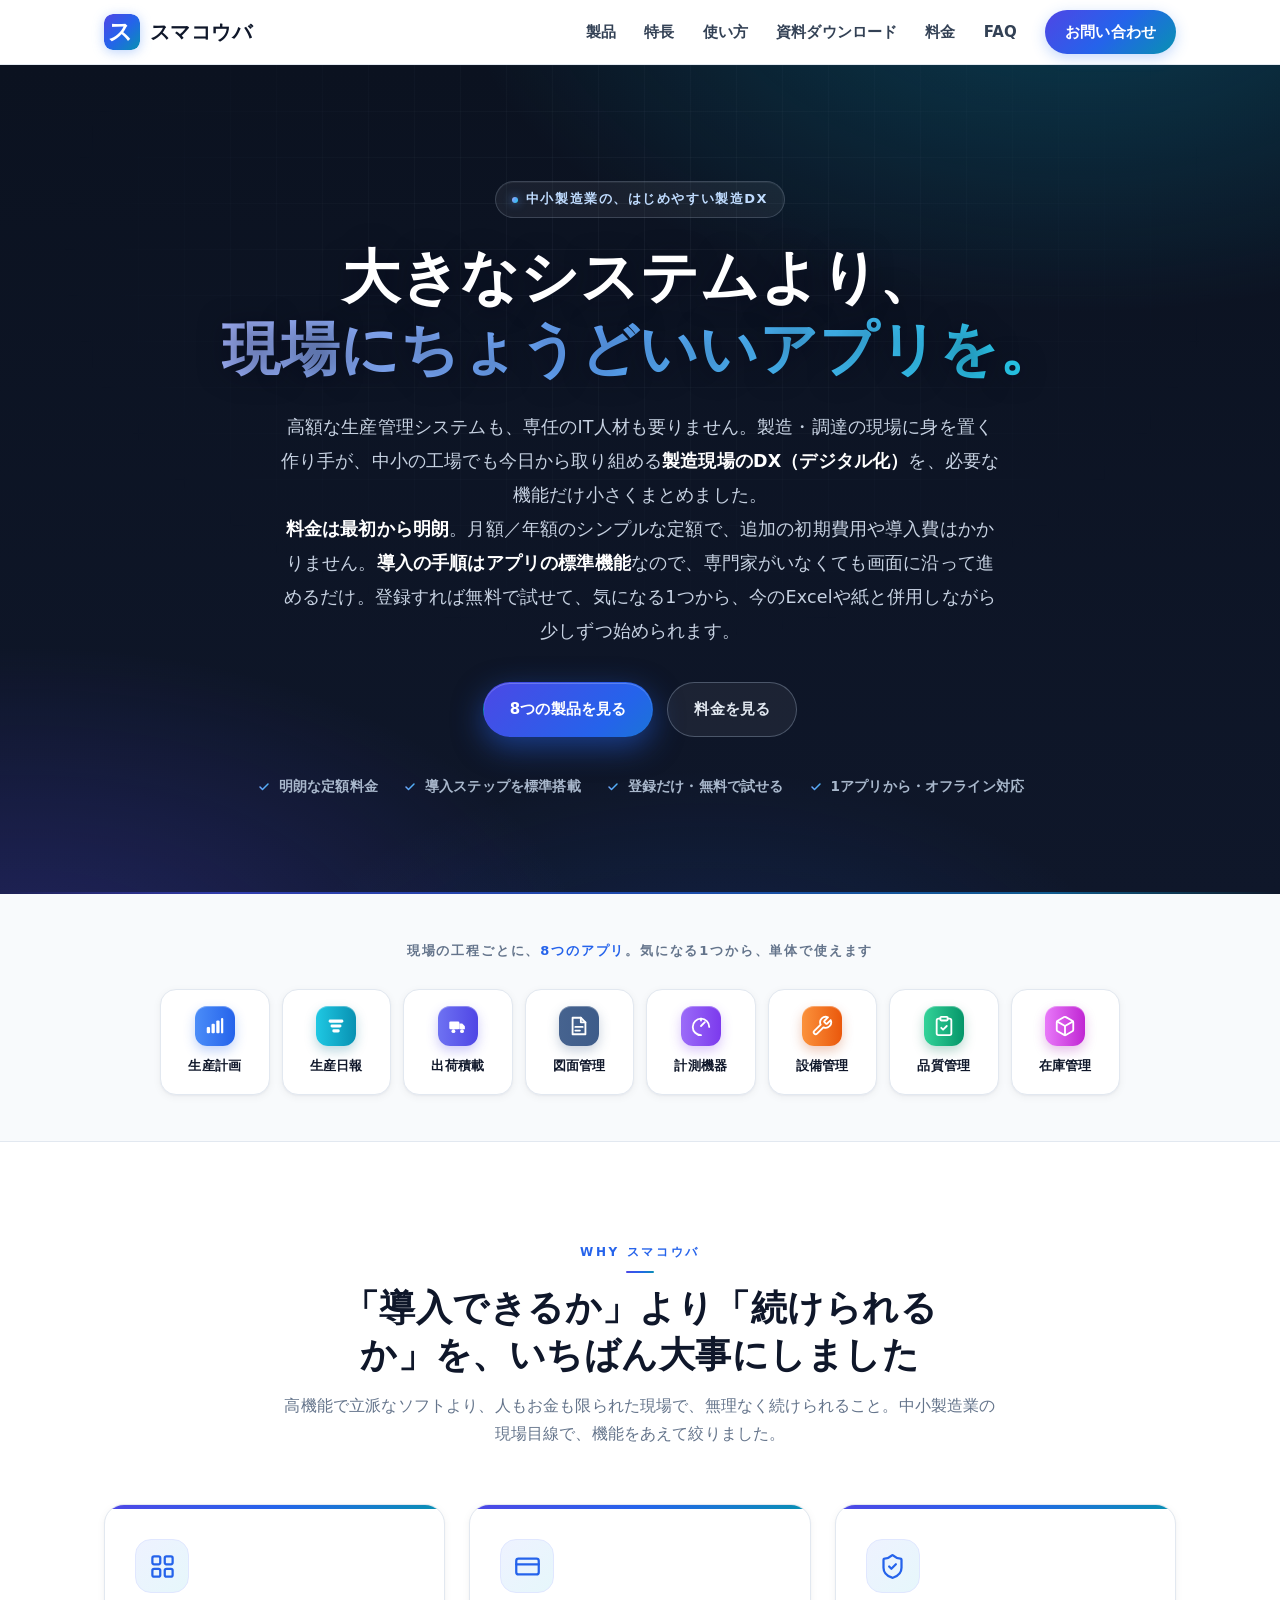
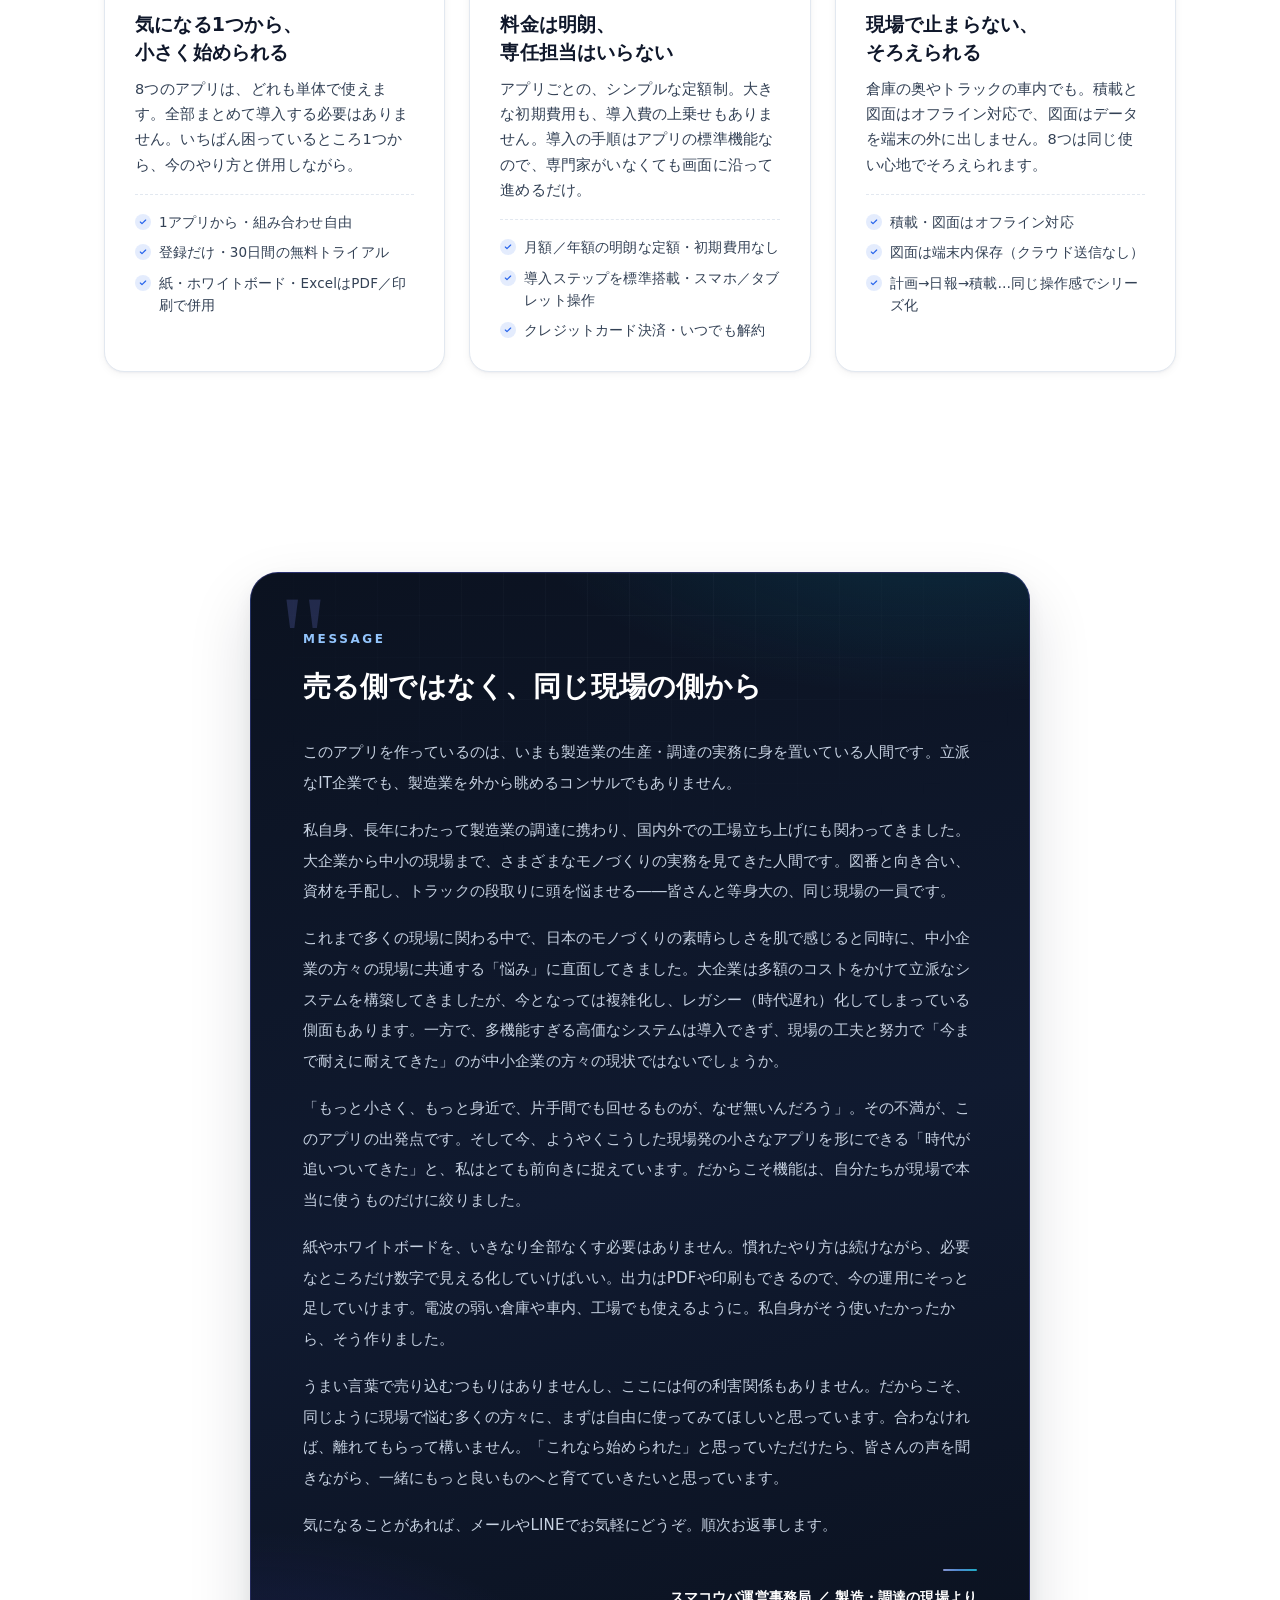
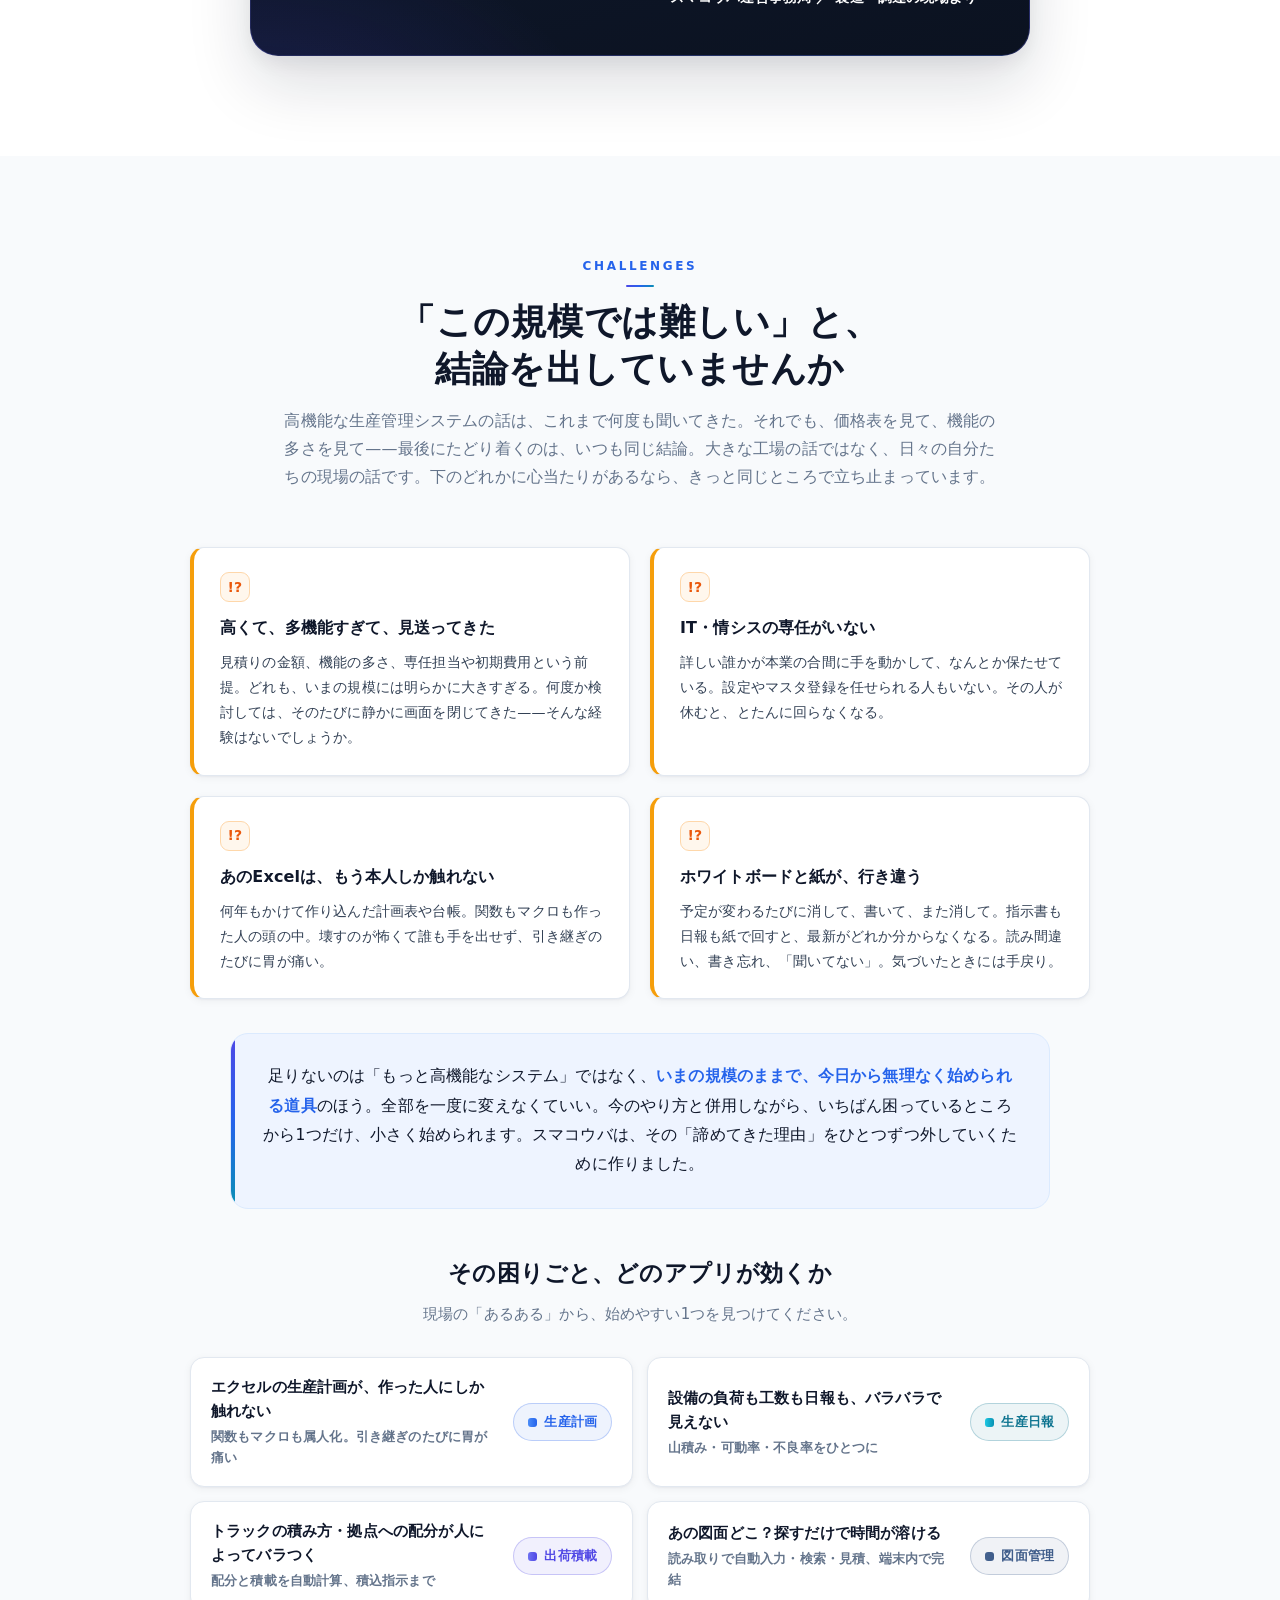
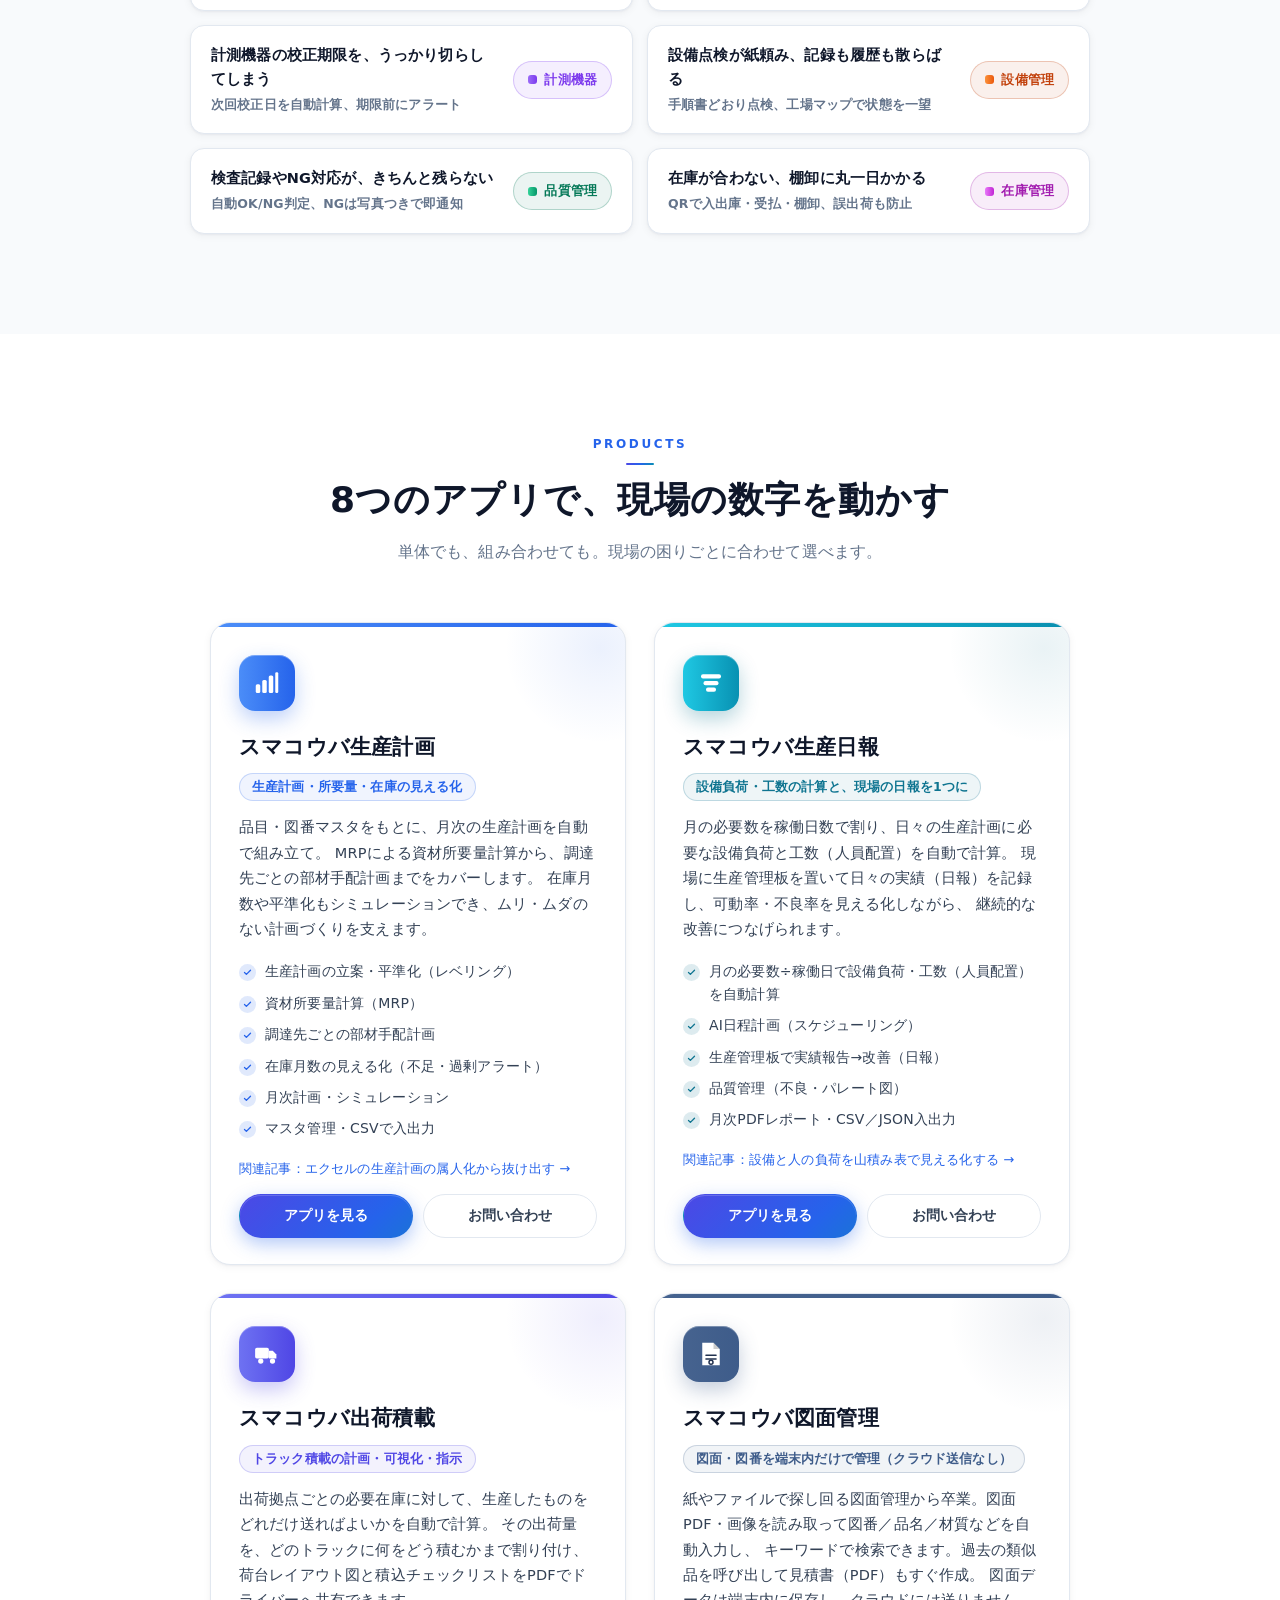
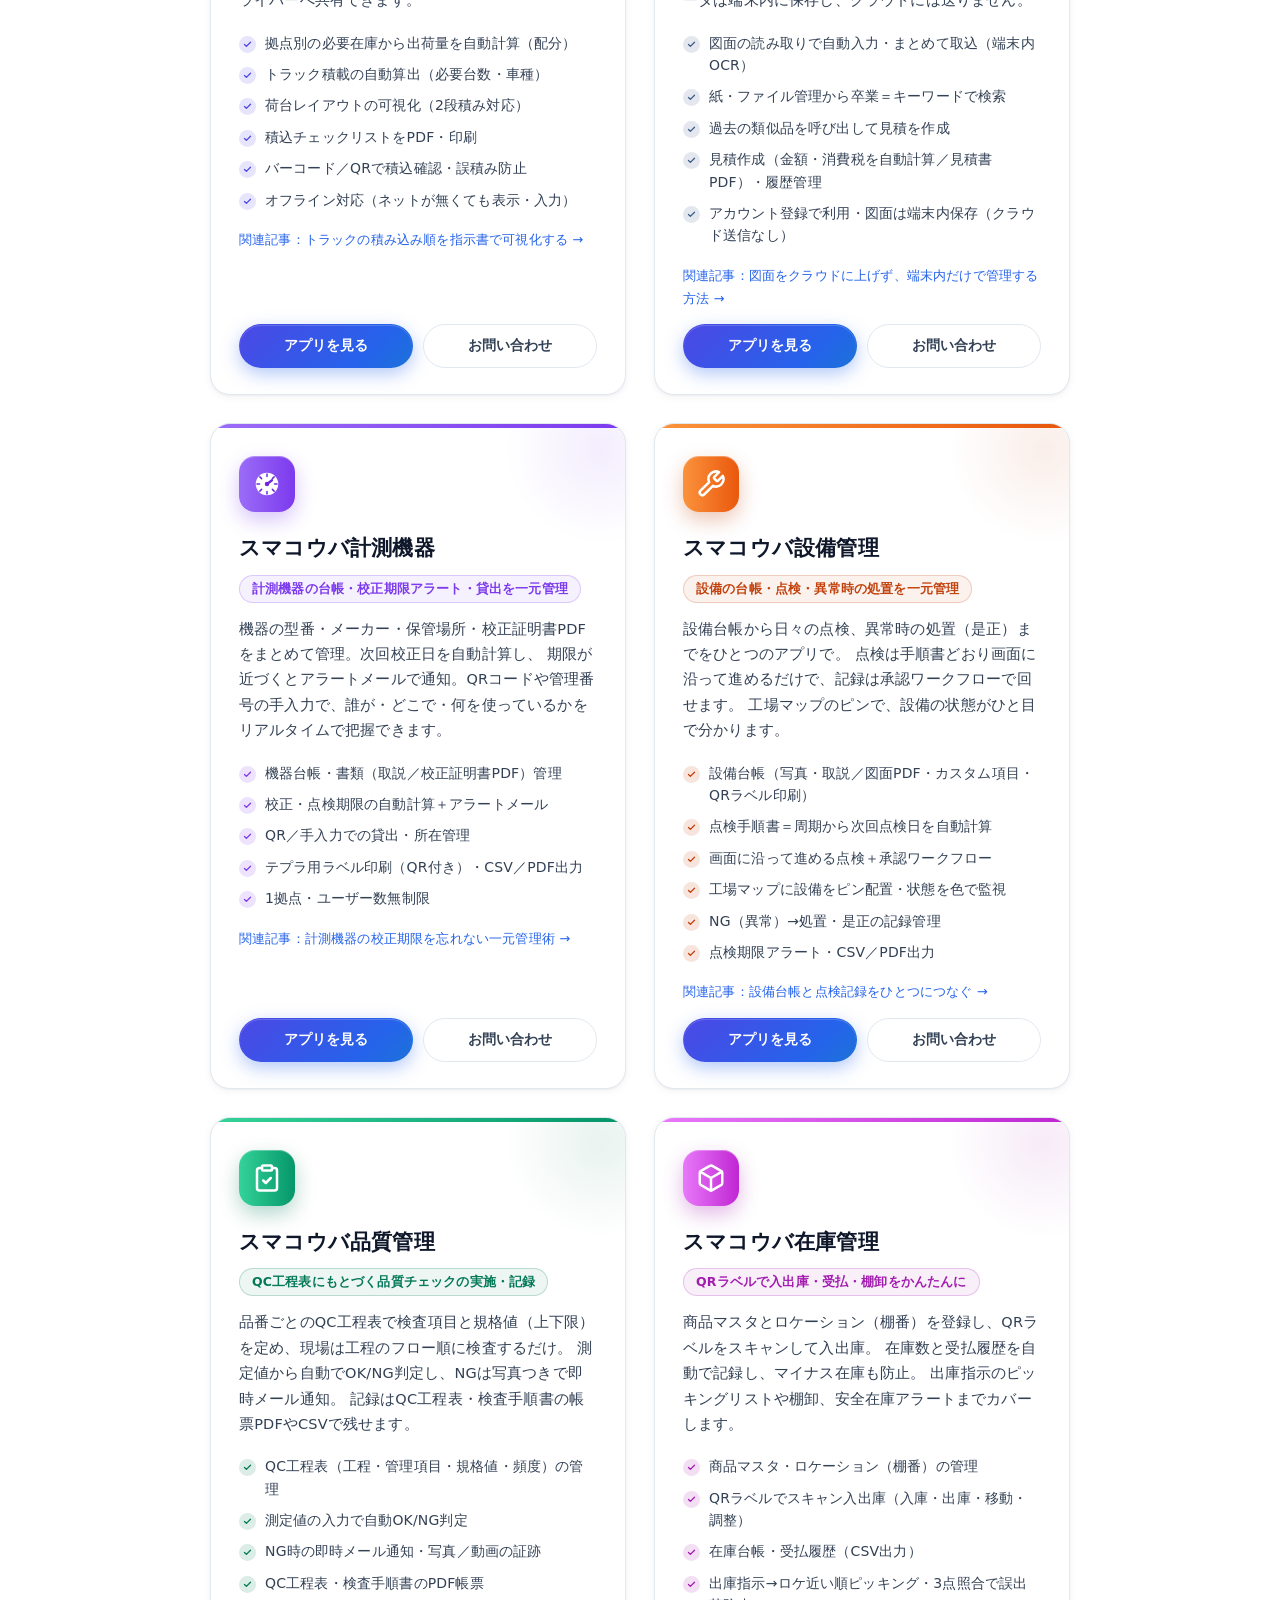
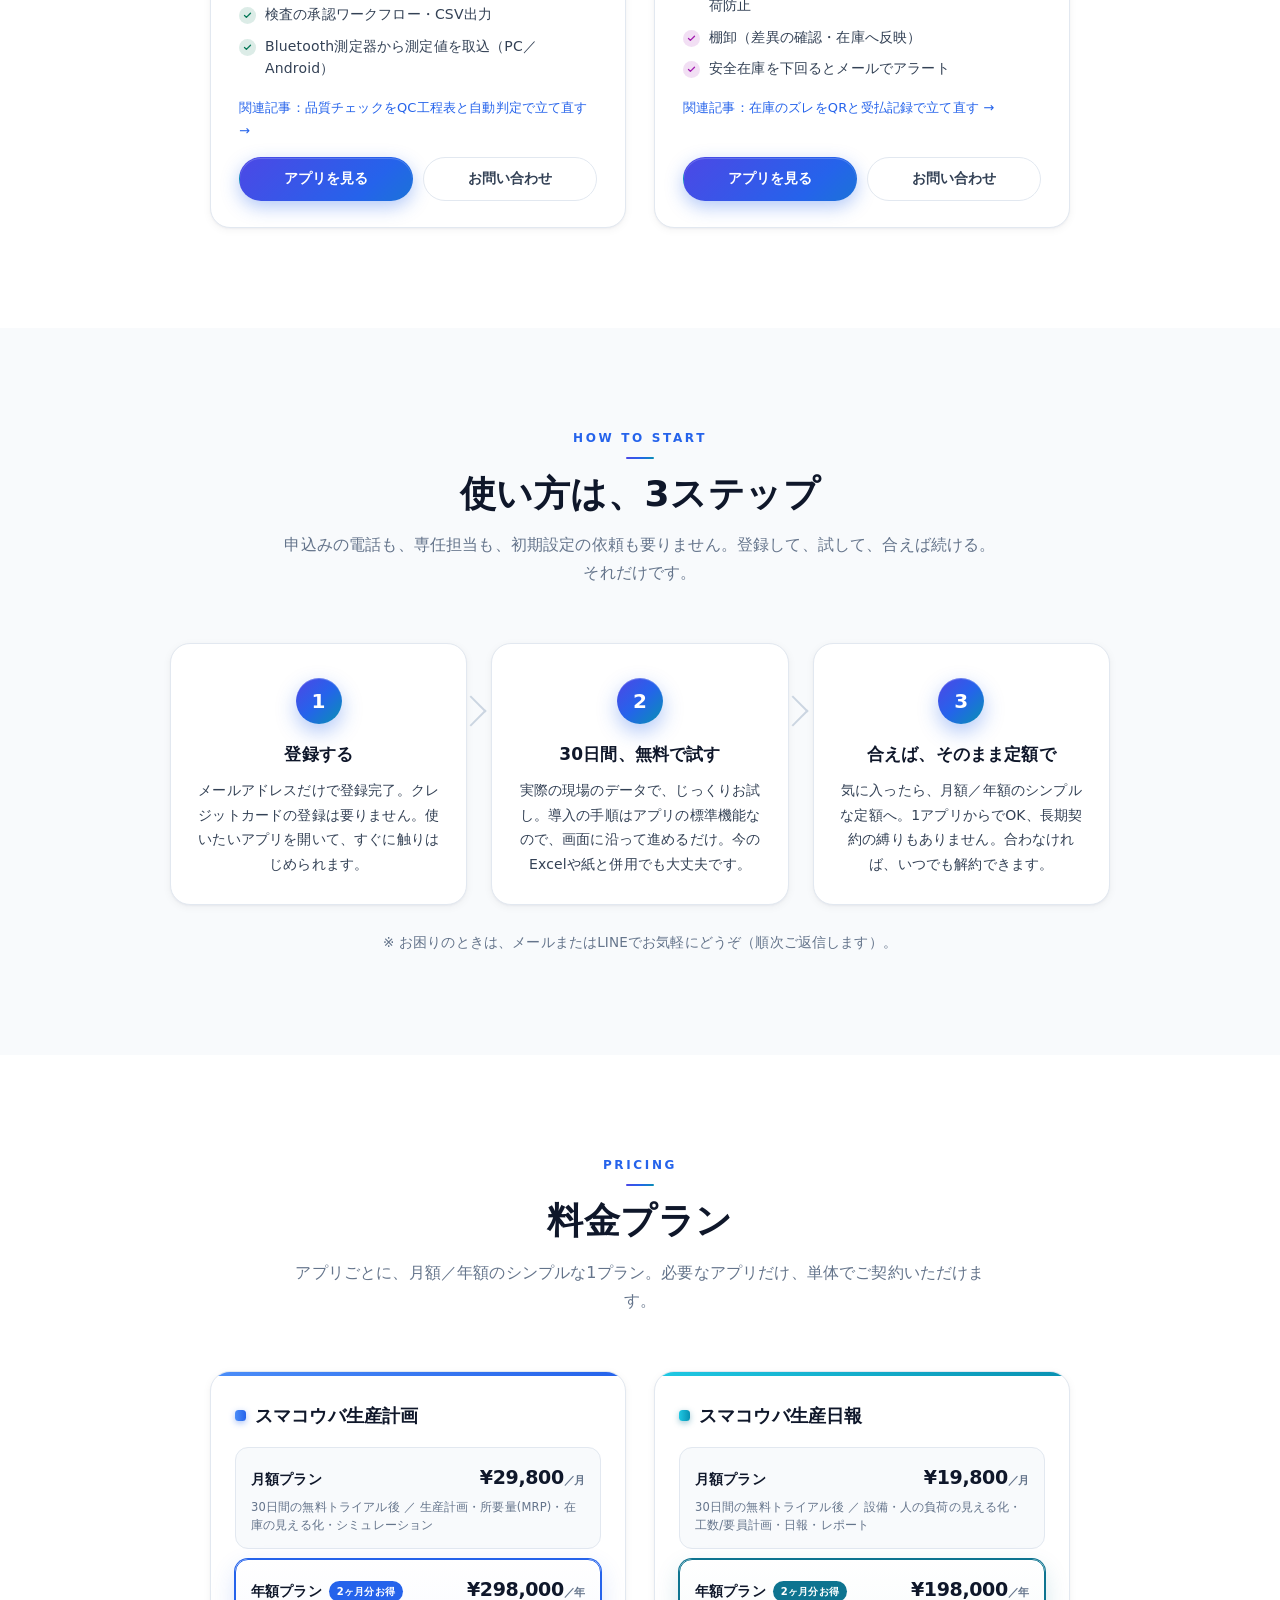
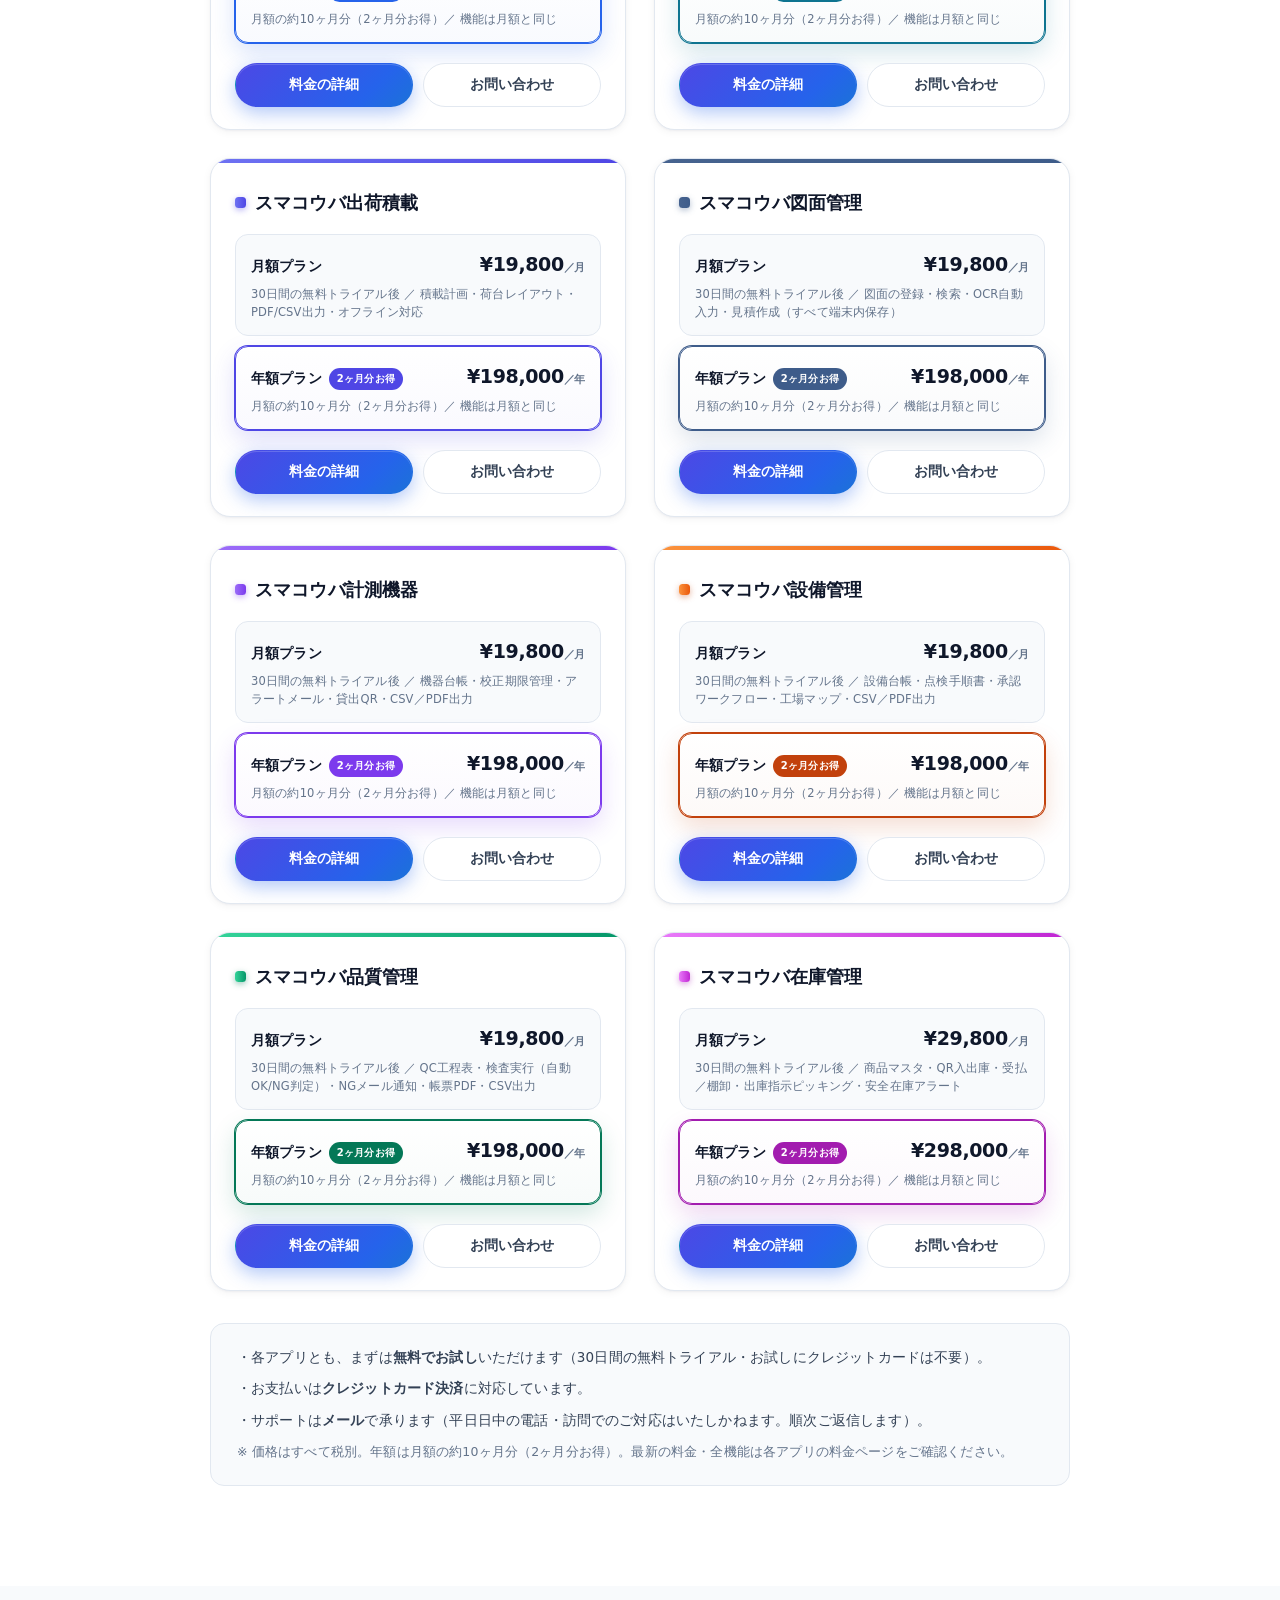
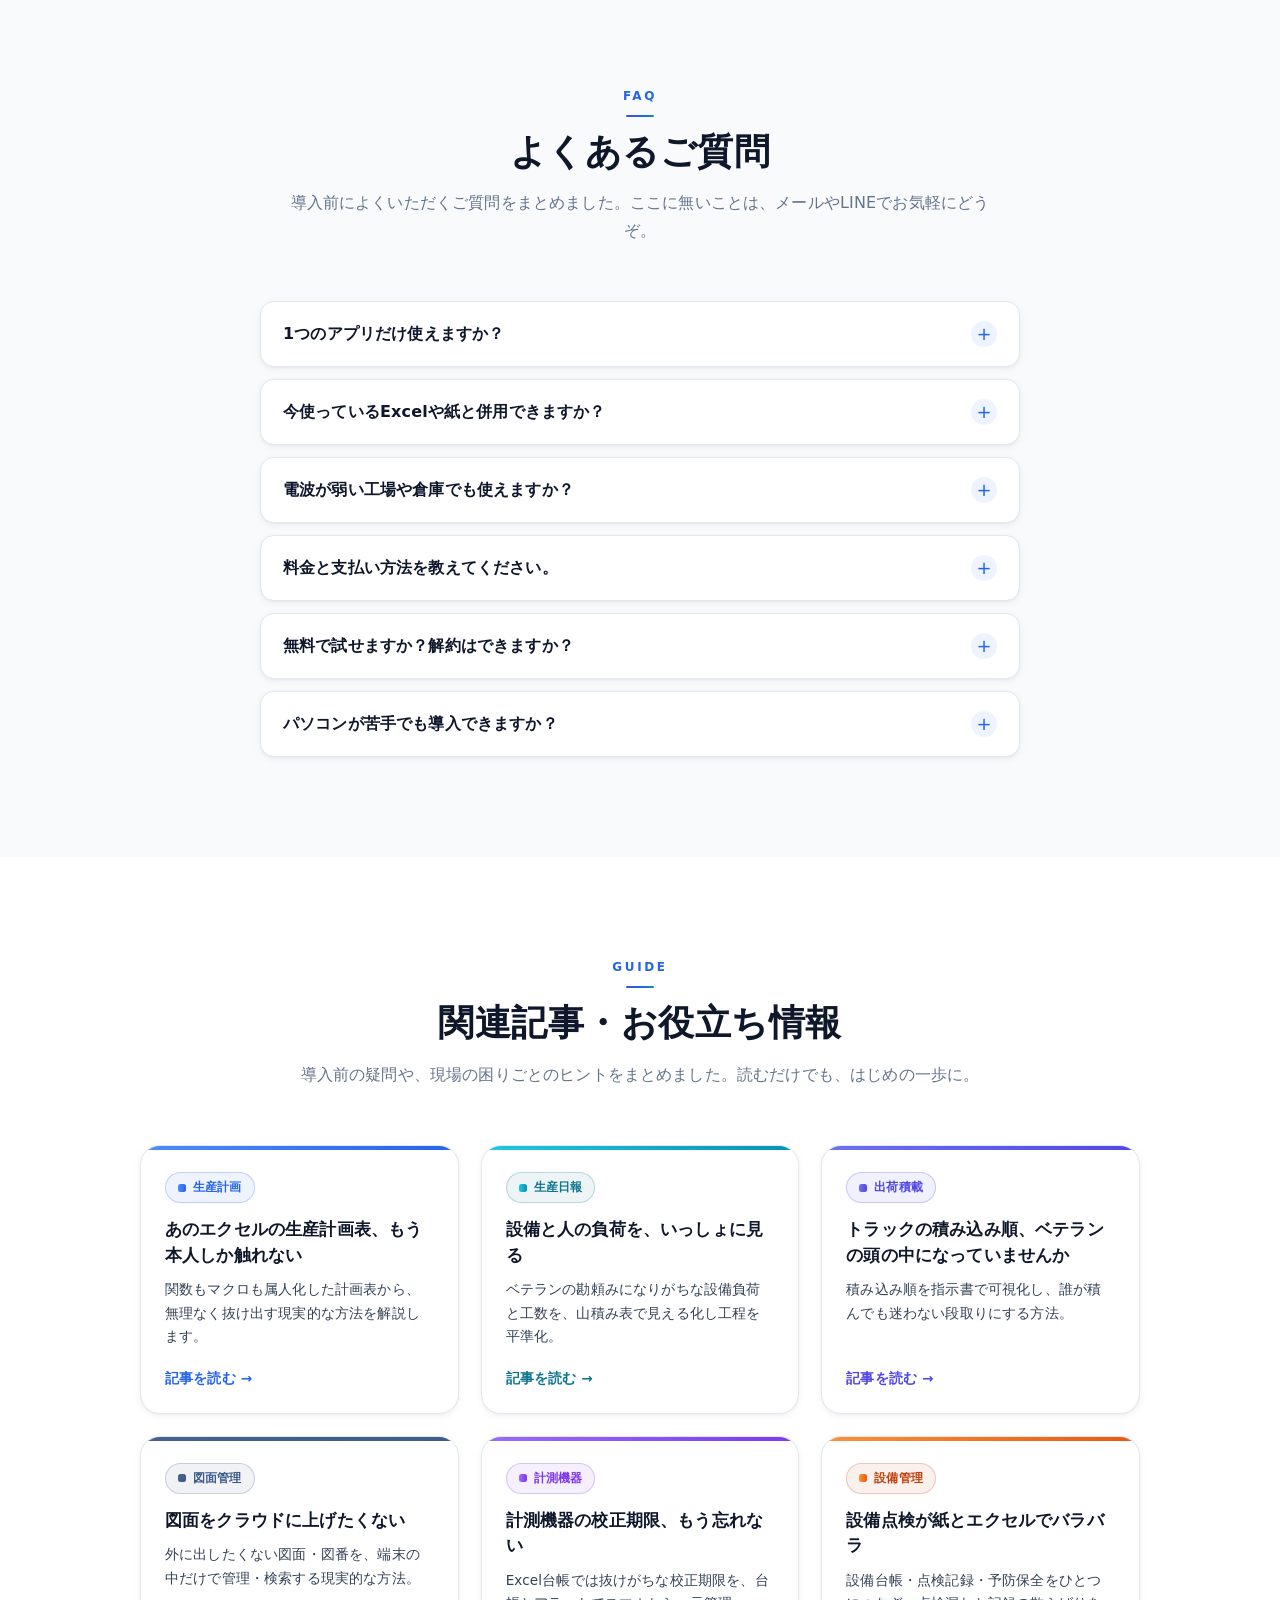
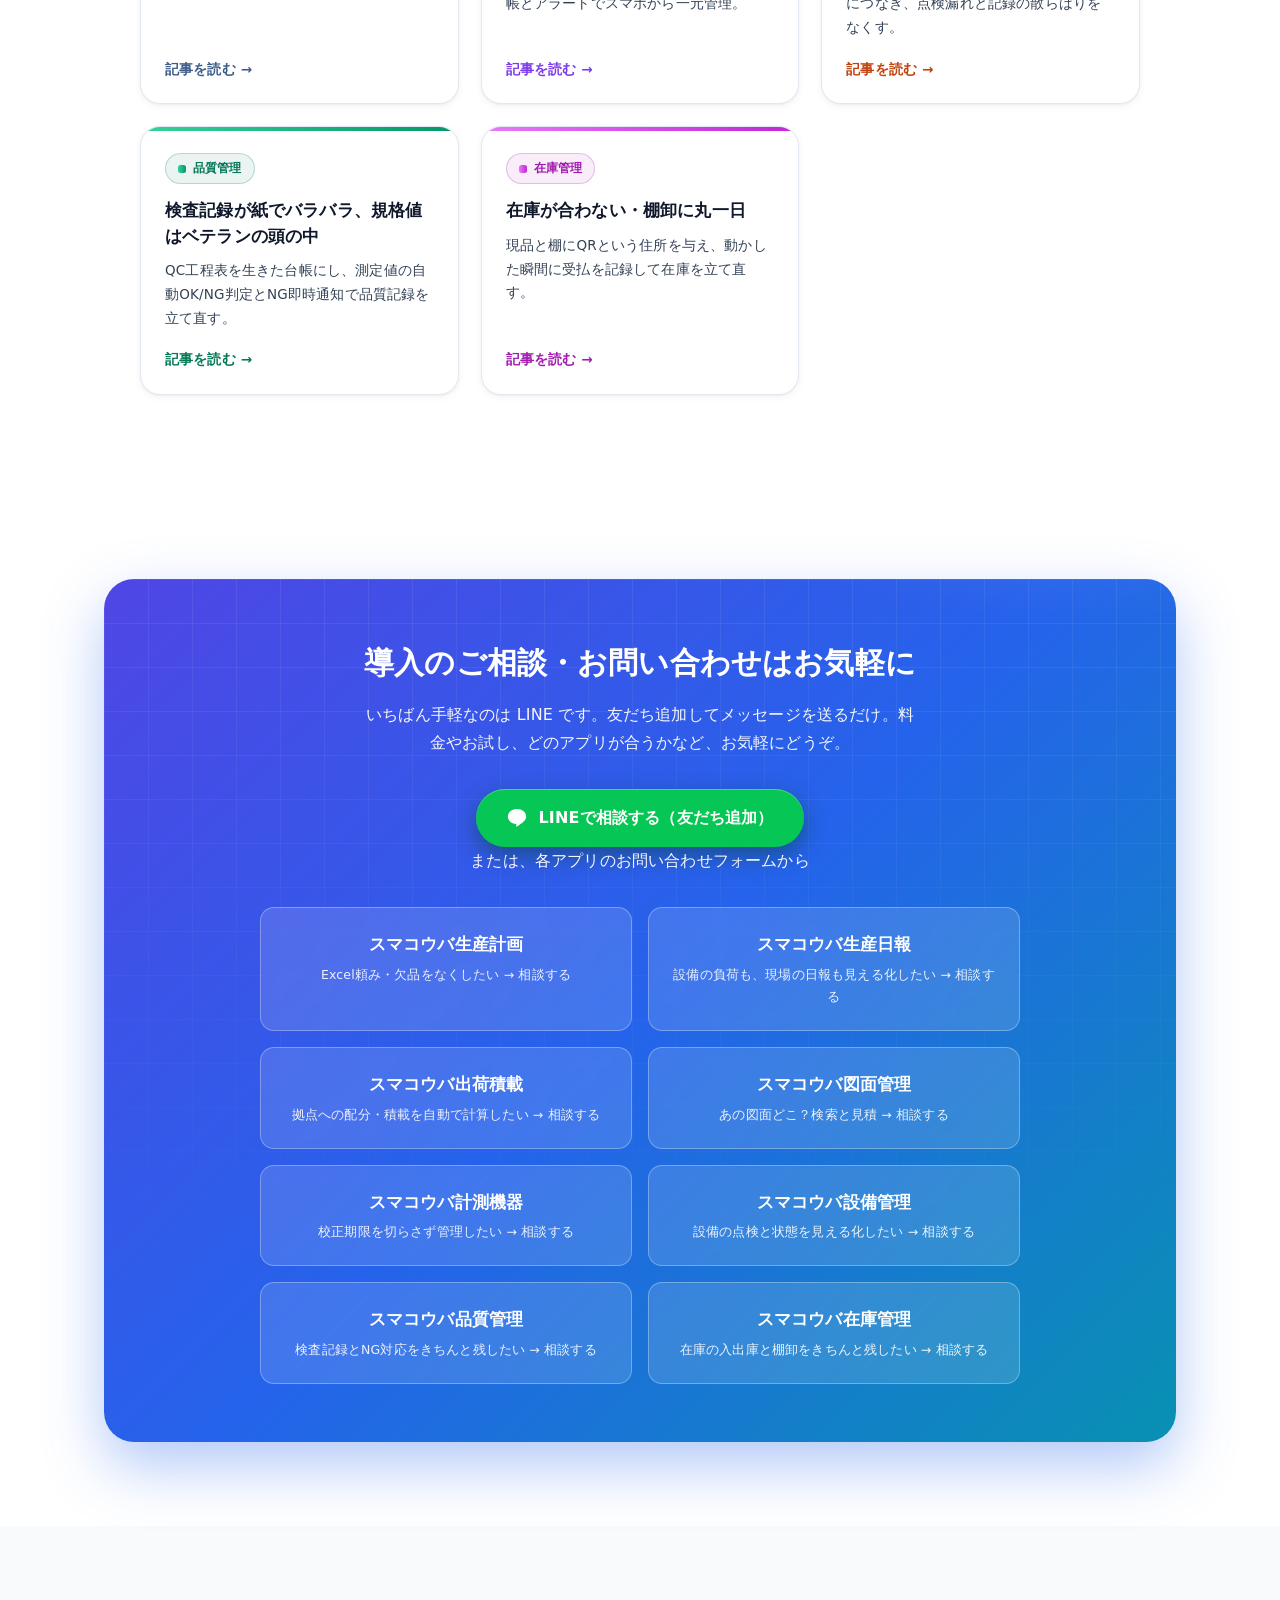
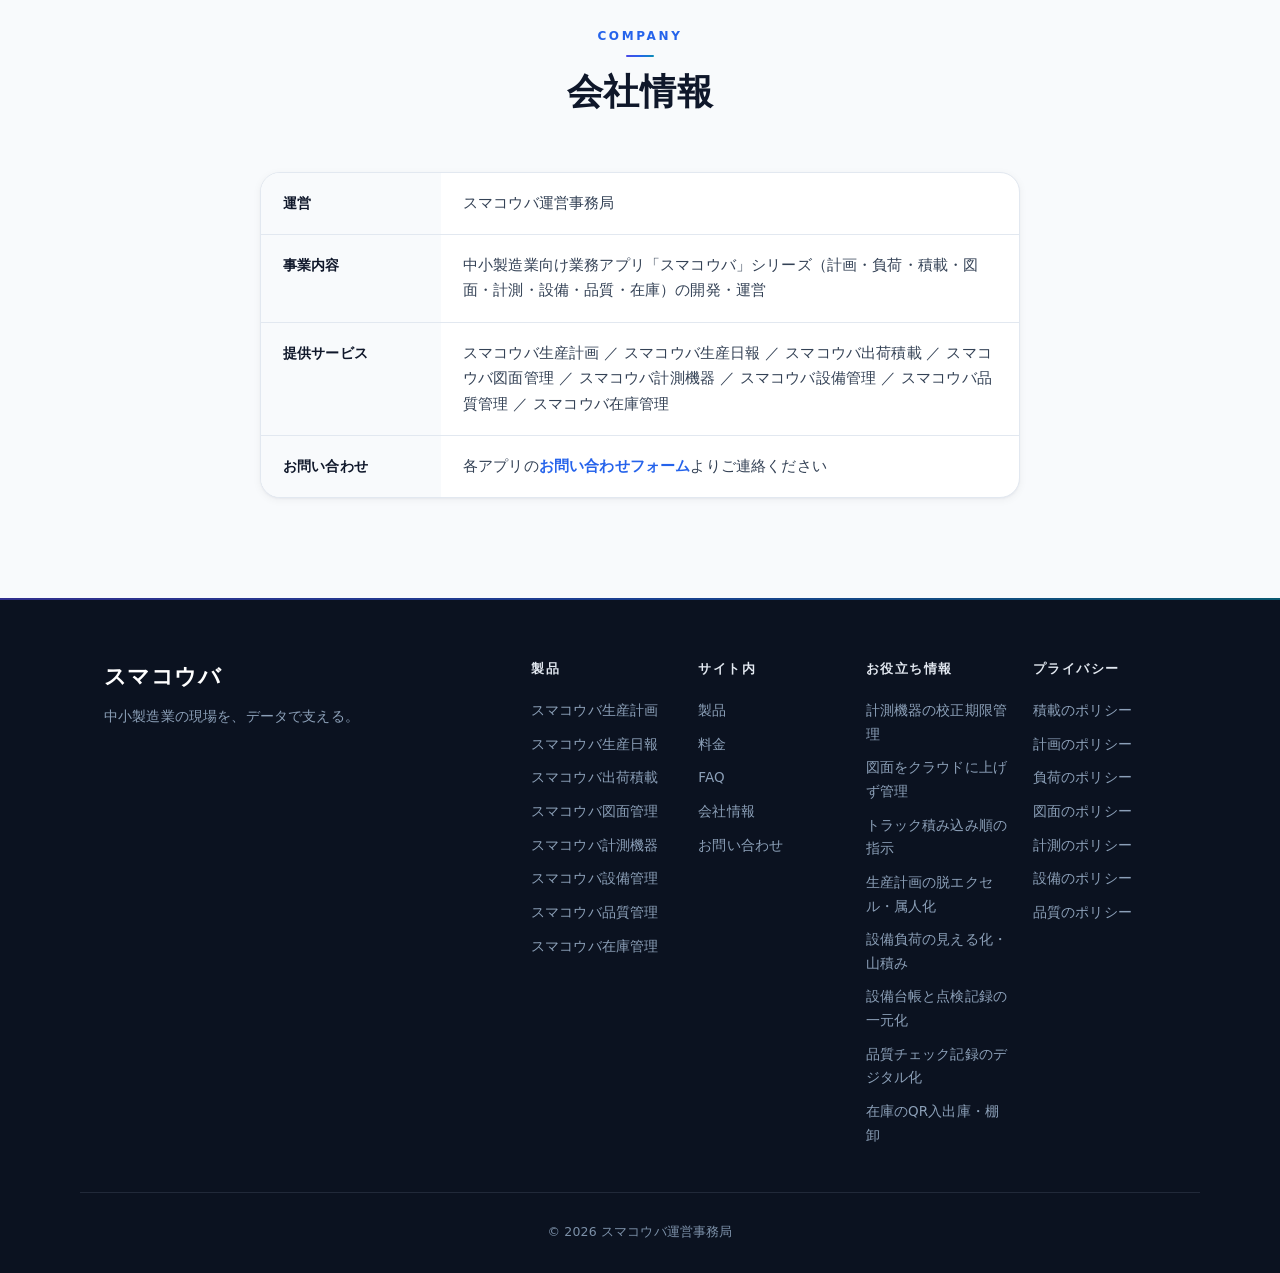
<file: index.html>
<!DOCTYPE html>
<html lang="ja">
<head>
  <meta charset="UTF-8" />
  <meta name="viewport" content="width=device-width, initial-scale=1.0" />
  <meta name="referrer" content="strict-origin-when-cross-origin" />
  <meta name="google-site-verification" content="vvGW9G_-wKw_jdDhNEtlIvW-nthP4IE423jUAPEOIqc" />
  <title>スマコウバ｜中小製造業のための現場アプリ（計画・負荷・積載・図面・計測・設備・品質・在庫）</title>
  <meta name="description" content="大きなシステムより、現場にちょうどいいアプリを。中小製造業のための現場アプリ。生産計画・設備負荷・トラック積載・図面・計測機器・設備点検・品質記録・在庫管理を、気になる1つからスマホで。今のExcelや紙と併用しながら見える化。" />
  <meta name="theme-color" content="#2563eb" />
  <link rel="canonical" href="https://www.sumakouba.com/" />

  <!-- OGP -->
  <meta property="og:type" content="website" />
  <meta property="og:url" content="https://www.sumakouba.com/" />
  <meta property="og:title" content="スマコウバ｜中小製造業に、ちょうどいい現場アプリ" />
  <meta property="og:description" content="大きなシステムより、現場にちょうどいいアプリを。生産計画・設備負荷・トラック積載・図面・計測・設備点検・品質記録・在庫管理を、気になる1つから。製造・調達の現場発。" />
  <meta property="og:site_name" content="スマコウバ" />
  <meta property="og:locale" content="ja_JP" />
  <meta property="og:image" content="https://www.sumakouba.com/og-image.png" />
  <meta property="og:image:width" content="1200" />
  <meta property="og:image:height" content="630" />

  <!-- Twitter Card -->
  <meta name="twitter:card" content="summary_large_image" />
  <meta name="twitter:title" content="スマコウバ｜中小製造業のための現場アプリ" />
  <meta name="twitter:description" content="気になる1つから小さく始める、製造現場のためのアプリ。計画・負荷・積載・図面・計測・設備・品質・在庫。" />
  <meta name="twitter:image" content="https://www.sumakouba.com/og-image.png" />

  <link rel="icon" href="favicon.svg" type="image/svg+xml" />
  <link rel="stylesheet" href="styles.css" />

  <!-- ===== 構造化データ (JSON-LD) ===== -->
  <script type="application/ld+json">
  {
    "@context": "https://schema.org",
    "@graph": [
      {
        "@type": "Organization",
        "@id": "https://www.sumakouba.com/#org",
        "name": "スマコウバ",
        "alternateName": "スマコウバ運営事務局",
        "url": "https://www.sumakouba.com/",
        "logo": "https://www.sumakouba.com/og-image.png",
        "description": "中小製造業向けの現場アプリ「スマコウバ」シリーズ（計画・負荷・積載・図面・計測・設備・品質・在庫）の開発・運営。"
      },
      {
        "@type": "WebSite",
        "@id": "https://www.sumakouba.com/#website",
        "url": "https://www.sumakouba.com/",
        "name": "スマコウバ",
        "publisher": { "@id": "https://www.sumakouba.com/#org" },
        "inLanguage": "ja"
      },
      {
        "@type": "SoftwareApplication",
        "name": "スマコウバ生産計画",
        "applicationCategory": "BusinessApplication",
        "operatingSystem": "Web, iOS",
        "url": "https://sumakouba-production-plan.vercel.app",
        "description": "生産計画・所要量・在庫を見える化。エクセルの生産計画から脱却する中小製造業向けアプリ。",
        "publisher": { "@id": "https://www.sumakouba.com/#org" },
        "offers": { "@type": "Offer", "price": "29800", "priceCurrency": "JPY" }
      },
      {
        "@type": "SoftwareApplication",
        "name": "スマコウバ生産日報",
        "applicationCategory": "BusinessApplication",
        "operatingSystem": "Web, iOS",
        "url": "https://sumakouba-production-load-calc.vercel.app",
        "description": "設備と人の工数（設備負荷・山積み）を見える化する中小製造業向けアプリ。",
        "publisher": { "@id": "https://www.sumakouba.com/#org" },
        "offers": { "@type": "Offer", "price": "19800", "priceCurrency": "JPY" }
      },
      {
        "@type": "SoftwareApplication",
        "name": "スマコウバ出荷積載",
        "applicationCategory": "BusinessApplication",
        "operatingSystem": "Web, iOS",
        "url": "https://sumakouba-truck-loader.vercel.app",
        "description": "トラック積載の計画・可視化・積み込み順の指示出しができる中小製造業向けアプリ。",
        "publisher": { "@id": "https://www.sumakouba.com/#org" },
        "offers": { "@type": "Offer", "price": "19800", "priceCurrency": "JPY" }
      },
      {
        "@type": "SoftwareApplication",
        "name": "スマコウバ図面管理",
        "applicationCategory": "BusinessApplication",
        "operatingSystem": "iOS",
        "url": "https://sumakouba-zumen.vercel.app",
        "description": "図面・図番を端末内だけで管理。完全オフライン・クラウド送信なし・端末内OCR取込。",
        "publisher": { "@id": "https://www.sumakouba.com/#org" },
        "offers": { "@type": "Offer", "price": "19800", "priceCurrency": "JPY" }
      },
      {
        "@type": "SoftwareApplication",
        "name": "スマコウバ計測機器",
        "applicationCategory": "BusinessApplication",
        "operatingSystem": "Web, iOS",
        "url": "https://sumakouba-keisoku.vercel.app",
        "description": "計測機器の台帳・校正期限の自動計算とアラート・貸出QRを一元管理する中小製造業向けアプリ。",
        "publisher": { "@id": "https://www.sumakouba.com/#org" },
        "offers": { "@type": "Offer", "price": "19800", "priceCurrency": "JPY" }
      },
      {
        "@type": "SoftwareApplication",
        "name": "スマコウバ設備管理",
        "applicationCategory": "BusinessApplication",
        "operatingSystem": "Web",
        "url": "https://sumakouba-setsubi.vercel.app",
        "description": "設備台帳・点検手順書・承認ワークフロー・工場マップで、設備の点検と状態を見える化する中小製造業向けアプリ。",
        "publisher": { "@id": "https://www.sumakouba.com/#org" },
        "offers": { "@type": "Offer", "price": "19800", "priceCurrency": "JPY" }
      },
      {
        "@type": "SoftwareApplication",
        "name": "スマコウバ品質管理",
        "applicationCategory": "BusinessApplication",
        "operatingSystem": "Web",
        "url": "https://sumakouba-hinshitsu.vercel.app",
        "description": "QC工程表にもとづく品質チェックの実施・記録。測定値の自動OK/NG判定・NG即時通知・帳票PDFに対応する中小製造業向けアプリ。",
        "publisher": { "@id": "https://www.sumakouba.com/#org" },
        "offers": { "@type": "Offer", "price": "19800", "priceCurrency": "JPY" }
      },
      {
        "@type": "SoftwareApplication",
        "name": "スマコウバ在庫管理",
        "applicationCategory": "BusinessApplication",
        "operatingSystem": "Web",
        "url": "https://sumakouba-zaiko.vercel.app",
        "description": "商品マスタ・ロケーション管理とQRスキャン入出庫。受払履歴・棚卸・出庫指示ピッキング・安全在庫アラートに対応する中小製造業向けアプリ。",
        "publisher": { "@id": "https://www.sumakouba.com/#org" },
        "offers": { "@type": "Offer", "price": "29800", "priceCurrency": "JPY" }
      }
    ]
  }
  </script>
</head>
<body>
  <!-- ===== Header ===== -->
  <header class="site-header" id="top">
    <div class="container header-inner">
      <a class="brand" href="#top" aria-label="スマコウバ ホーム">
        <span class="brand-logo" aria-hidden="true">
          <svg viewBox="0 0 100 100" width="36" height="36" role="img">
            <defs>
              <linearGradient id="hdr-grad" x1="0" y1="0" x2="1" y2="1">
                <stop offset="0" stop-color="#4f46e5" />
                <stop offset="0.5" stop-color="#2563eb" />
                <stop offset="1" stop-color="#0891b2" />
              </linearGradient>
            </defs>
            <rect width="100" height="100" rx="24" fill="url(#hdr-grad)" />
            <text x="47" y="72" text-anchor="middle" fill="#fff" font-size="68" font-weight="900" font-family="'Hiragino Sans','Noto Sans JP',sans-serif">ス</text>
          </svg>
        </span>
        <span class="brand-name">スマコウバ</span>
      </a>

      <nav class="nav" id="nav">
        <a href="#products">製品</a>
        <a href="#features">特長</a>
        <a href="#steps">使い方</a>
        <a href="/document.html">資料ダウンロード</a>
        <a href="#pricing">料金</a>
        <a href="#faq">FAQ</a>
        <a href="#contact" class="nav-cta">お問い合わせ</a>
      </nav>

      <button class="nav-toggle" id="navToggle" aria-label="メニューを開く" aria-expanded="false" aria-controls="nav">
        <span></span><span></span><span></span>
      </button>
    </div>
  </header>

  <main>
    <!-- ===== Hero ===== -->
    <section class="hero">
      <div class="container hero-inner">
        <p class="eyebrow">中小製造業の、はじめやすい製造DX</p>
        <h1><span class="nb">大きな</span><span class="nb">システムより、</span><br /><span class="grad-text"><span class="nb">現場に</span><span class="nb">ちょうどいい</span><span class="nb">アプリを。</span></span></h1>
        <p class="lead">
          高額な生産管理システムも、専任のIT人材も要りません。製造・調達の現場に身を置く作り手が、中小の工場でも今日から取り組める<strong>製造現場のDX（デジタル化）</strong>を、必要な機能だけ小さくまとめました。<br class="pc-only" />
          <strong>料金は最初から明朗</strong>。月額／年額のシンプルな定額で、追加の初期費用や導入費はかかりません。<strong>導入の手順はアプリの標準機能</strong>なので、専門家がいなくても画面に沿って進めるだけ。登録すれば無料で試せて、気になる1つから、今のExcelや紙と併用しながら少しずつ始められます。
        </p>
        <div class="hero-actions">
          <a class="btn btn-primary" href="#products">8つの製品を見る</a>
          <a class="btn btn-ghost" href="#pricing">料金を見る</a>
        </div>
        <ul class="hero-badges">
          <li>明朗な定額料金</li>
          <li>導入ステップを標準搭載</li>
          <li>登録だけ・無料で試せる</li>
          <li>1アプリから・オフライン対応</li>
        </ul>
      </div>
    </section>

    <!-- ===== Lineup band（8アプリを一目で） ===== -->
    <section class="lineup" aria-label="製品ラインナップ">
      <div class="container">
        <div class="lineup-head">
          <p>現場の工程ごとに、<strong>8つのアプリ</strong>。気になる1つから、単体で使えます</p>
        </div>
        <div class="lineup-grid">
          <a class="lineup-chip accent-indigo" href="#products">
            <span class="lineup-ic" aria-hidden="true"><svg viewBox="0 0 24 24"><rect x="3" y="13" width="3.6" height="7" rx="1.2" fill="#fff"/><rect x="8.2" y="9.5" width="3.6" height="10.5" rx="1.2" fill="#fff"/><rect x="13.4" y="6" width="3.6" height="14" rx="1.2" fill="#fff"/><rect x="18.6" y="3.4" width="2.4" height="16.6" rx="1" fill="#fff"/></svg></span>
            <span>生産計画</span>
          </a>
          <a class="lineup-chip accent-cyan" href="#products">
            <span class="lineup-ic" aria-hidden="true"><svg viewBox="0 0 24 24"><rect x="4" y="5" width="16" height="3.4" rx="1.6" fill="#fff"/><rect x="6" y="10.3" width="12" height="3.4" rx="1.6" fill="#fff"/><rect x="8" y="15.6" width="8" height="3.4" rx="1.6" fill="#fff"/></svg></span>
            <span>生産日報</span>
          </a>
          <a class="lineup-chip accent-blue" href="#products">
            <span class="lineup-ic" aria-hidden="true"><svg viewBox="0 0 24 24"><g fill="#fff"><rect x="2.5" y="7" width="11" height="8.6" rx="1.4"/><path d="M13.5 9.4h3.1l2.9 3v3.2h-6z"/><circle cx="7" cy="17.6" r="2.1"/><circle cx="16.4" cy="17.6" r="2.1"/></g></svg></span>
            <span>出荷積載</span>
          </a>
          <a class="lineup-chip accent-teal" href="#products">
            <span class="lineup-ic" aria-hidden="true"><svg viewBox="0 0 24 24" fill="none" stroke="#fff" stroke-width="2" stroke-linecap="round" stroke-linejoin="round"><path d="M5 3h9l5 5v13H5z"/><path d="M14 3v5h5"/><path d="M8 13h8M8 17h5"/></svg></span>
            <span>図面管理</span>
          </a>
          <a class="lineup-chip accent-amber" href="#products">
            <span class="lineup-ic" aria-hidden="true"><svg viewBox="0 0 24 24" fill="none" stroke="#fff" stroke-width="2" stroke-linecap="round" stroke-linejoin="round"><path d="M12 22a9 9 0 1 1 9-9"/><path d="M16.2 7.8 12 12"/><path d="M12 6V4"/></svg></span>
            <span>計測機器</span>
          </a>
          <a class="lineup-chip accent-orange" href="#products">
            <span class="lineup-ic" aria-hidden="true"><svg viewBox="0 0 24 24" fill="none" stroke="#fff" stroke-width="2" stroke-linecap="round" stroke-linejoin="round"><path d="M14.7 6.3a1 1 0 0 0 0 1.4l1.6 1.6a1 1 0 0 0 1.4 0l3.77-3.77a6 6 0 0 1-7.94 7.94l-6.91 6.91a2.12 2.12 0 0 1-3-3l6.91-6.91a6 6 0 0 1 7.94-7.94l-3.76 3.76z"/></svg></span>
            <span>設備管理</span>
          </a>
          <a class="lineup-chip accent-emerald" href="#products">
            <span class="lineup-ic" aria-hidden="true"><svg viewBox="0 0 24 24" fill="none" stroke="#fff" stroke-width="2" stroke-linecap="round" stroke-linejoin="round"><rect x="8" y="2" width="8" height="4" rx="1"/><path d="M16 4h2a2 2 0 0 1 2 2v14a2 2 0 0 1-2 2H6a2 2 0 0 1-2-2V6a2 2 0 0 1 2-2h2"/><path d="m9 14 2 2 4-4"/></svg></span>
            <span>品質管理</span>
          </a>
          <a class="lineup-chip accent-fuchsia" href="#products">
            <span class="lineup-ic" aria-hidden="true"><svg viewBox="0 0 24 24" fill="none" stroke="#fff" stroke-width="2" stroke-linecap="round" stroke-linejoin="round"><path d="M21 16V8a2 2 0 0 0-1-1.73l-7-4a2 2 0 0 0-2 0l-7 4A2 2 0 0 0 3 8v8a2 2 0 0 0 1 1.73l7 4a2 2 0 0 0 2 0l7-4A2 2 0 0 0 21 16z"/><path d="M3.27 6.96 12 12.01l8.73-5.05"/><path d="M12 22.08V12"/></svg></span>
            <span>在庫管理</span>
          </a>
        </div>
      </div>
    </section>

    <!-- ===== Features / Why ===== -->
    <section class="section" id="features">
      <div class="container">
        <div class="section-head">
          <p class="section-eyebrow">WHY スマコウバ</p>
          <h2>「導入できるか」より「続けられるか」を、いちばん大事にしました</h2>
          <p class="section-sub">高機能で立派なソフトより、人もお金も限られた現場で、無理なく続けられること。中小製造業の現場目線で、機能をあえて絞りました。</p>
        </div>

        <div class="pillar-grid">
          <div class="pillar">
            <div class="pillar-ic" aria-hidden="true"><svg viewBox="0 0 24 24" fill="none" stroke="currentColor" stroke-width="2" stroke-linecap="round" stroke-linejoin="round"><rect width="7" height="7" x="3" y="3" rx="1.5"/><rect width="7" height="7" x="14" y="3" rx="1.5"/><rect width="7" height="7" x="14" y="14" rx="1.5"/><rect width="7" height="7" x="3" y="14" rx="1.5"/></svg></div>
            <h3>気になる1つから、<br />小さく始められる</h3>
            <p>8つのアプリは、どれも単体で使えます。全部まとめて導入する必要はありません。いちばん困っているところ1つから、今のやり方と併用しながら。</p>
            <ul class="pillar-points">
              <li>1アプリから・組み合わせ自由</li>
              <li>登録だけ・30日間の無料トライアル</li>
              <li>紙・ホワイトボード・ExcelはPDF／印刷で併用</li>
            </ul>
          </div>
          <div class="pillar">
            <div class="pillar-ic" aria-hidden="true"><svg viewBox="0 0 24 24" fill="none" stroke="currentColor" stroke-width="2" stroke-linecap="round" stroke-linejoin="round"><rect width="20" height="14" x="2" y="5" rx="2"/><line x1="2" x2="22" y1="10" y2="10"/></svg></div>
            <h3>料金は明朗、<br />専任担当はいらない</h3>
            <p>アプリごとの、シンプルな定額制。大きな初期費用も、導入費の上乗せもありません。導入の手順はアプリの標準機能なので、専門家がいなくても画面に沿って進めるだけ。</p>
            <ul class="pillar-points">
              <li>月額／年額の明朗な定額・初期費用なし</li>
              <li>導入ステップを標準搭載・スマホ／タブレット操作</li>
              <li>クレジットカード決済・いつでも解約</li>
            </ul>
          </div>
          <div class="pillar">
            <div class="pillar-ic" aria-hidden="true"><svg viewBox="0 0 24 24" fill="none" stroke="currentColor" stroke-width="2" stroke-linecap="round" stroke-linejoin="round"><path d="M20 13c0 5-3.5 7.5-7.66 8.95a1 1 0 0 1-.67-.01C7.5 20.5 4 18 4 13V6a1 1 0 0 1 1-1c2 0 4.5-1.2 6.24-2.72a1.17 1.17 0 0 1 1.52 0C14.51 3.81 17 5 19 5a1 1 0 0 1 1 1z"/><path d="m9 12 2 2 4-4"/></svg></div>
            <h3>現場で止まらない、<br />そろえられる</h3>
            <p>倉庫の奥やトラックの車内でも。積載と図面はオフライン対応で、図面はデータを端末の外に出しません。8つは同じ使い心地でそろえられます。</p>
            <ul class="pillar-points">
              <li>積載・図面はオフライン対応</li>
              <li>図面は端末内保存（クラウド送信なし）</li>
              <li>計画→日報→積載…同じ操作感でシリーズ化</li>
            </ul>
          </div>
        </div>
      </div>
    </section>

    <!-- ===== Founder message ===== -->
    <section class="section" id="founder">
      <div class="container">
        <div class="founder-box">
          <span class="founder-quote" aria-hidden="true">"</span>
          <p class="section-eyebrow">MESSAGE</p>
          <h2>売る側ではなく、同じ現場の側から</h2>
          <div class="founder-body">
            <p>このアプリを作っているのは、いまも製造業の生産・調達の実務に身を置いている人間です。立派なIT企業でも、製造業を外から眺めるコンサルでもありません。</p>
            <p>私自身、長年にわたって製造業の調達に携わり、国内外での工場立ち上げにも関わってきました。大企業から中小の現場まで、さまざまなモノづくりの実務を見てきた人間です。図番と向き合い、資材を手配し、トラックの段取りに頭を悩ませる――皆さんと等身大の、同じ現場の一員です。</p>
            <p>これまで多くの現場に関わる中で、日本のモノづくりの素晴らしさを肌で感じると同時に、中小企業の方々の現場に共通する「悩み」に直面してきました。大企業は多額のコストをかけて立派なシステムを構築してきましたが、今となっては複雑化し、レガシー（時代遅れ）化してしまっている側面もあります。一方で、多機能すぎる高価なシステムは導入できず、現場の工夫と努力で「今まで耐えに耐えてきた」のが中小企業の方々の現状ではないでしょうか。</p>
            <p>「もっと小さく、もっと身近で、片手間でも回せるものが、なぜ無いんだろう」。その不満が、このアプリの出発点です。そして今、ようやくこうした現場発の小さなアプリを形にできる「時代が追いついてきた」と、私はとても前向きに捉えています。だからこそ機能は、自分たちが現場で本当に使うものだけに絞りました。</p>
            <p>紙やホワイトボードを、いきなり全部なくす必要はありません。慣れたやり方は続けながら、必要なところだけ数字で見える化していけばいい。出力はPDFや印刷もできるので、今の運用にそっと足していけます。電波の弱い倉庫や車内、工場でも使えるように。私自身がそう使いたかったから、そう作りました。</p>
            <p>うまい言葉で売り込むつもりはありませんし、ここには何の利害関係もありません。だからこそ、同じように現場で悩む多くの方々に、まずは自由に使ってみてほしいと思っています。合わなければ、離れてもらって構いません。「これなら始められた」と思っていただけたら、皆さんの声を聞きながら、一緒にもっと良いものへと育てていきたいと思っています。</p>
            <p>気になることがあれば、メールやLINEでお気軽にどうぞ。順次お返事します。</p>
          </div>
          <p class="founder-sign">スマコウバ運営事務局 ／ 製造・調達の現場より</p>
        </div>
      </div>
    </section>

    <!-- ===== Challenges (pain) ===== -->
    <section class="section section-soft" id="challenges">
      <div class="container">
        <div class="section-head">
          <p class="section-eyebrow">CHALLENGES</p>
          <h2>「この規模では難しい」と、結論を出していませんか</h2>
          <p class="section-sub">高機能な生産管理システムの話は、これまで何度も聞いてきた。それでも、価格表を見て、機能の多さを見て——最後にたどり着くのは、いつも同じ結論。大きな工場の話ではなく、日々の自分たちの現場の話です。下のどれかに心当たりがあるなら、きっと同じところで立ち止まっています。</p>
        </div>

        <div class="pain-grid">
          <div class="pain-card">
            <span class="pain-mark" aria-hidden="true">!?</span>
            <h3>高くて、多機能すぎて、見送ってきた</h3>
            <p>見積りの金額、機能の多さ、専任担当や初期費用という前提。どれも、いまの規模には明らかに大きすぎる。何度か検討しては、そのたびに静かに画面を閉じてきた——そんな経験はないでしょうか。</p>
          </div>
          <div class="pain-card">
            <span class="pain-mark" aria-hidden="true">!?</span>
            <h3>IT・情シスの専任がいない</h3>
            <p>詳しい誰かが本業の合間に手を動かして、なんとか保たせている。設定やマスタ登録を任せられる人もいない。その人が休むと、とたんに回らなくなる。</p>
          </div>
          <div class="pain-card">
            <span class="pain-mark" aria-hidden="true">!?</span>
            <h3>あのExcelは、もう本人しか触れない</h3>
            <p>何年もかけて作り込んだ計画表や台帳。関数もマクロも作った人の頭の中。壊すのが怖くて誰も手を出せず、引き継ぎのたびに胃が痛い。</p>
          </div>
          <div class="pain-card">
            <span class="pain-mark" aria-hidden="true">!?</span>
            <h3>ホワイトボードと紙が、行き違う</h3>
            <p>予定が変わるたびに消して、書いて、また消して。指示書も日報も紙で回すと、最新がどれか分からなくなる。読み間違い、書き忘れ、「聞いてない」。気づいたときには手戻り。</p>
          </div>
        </div>

        <div class="pain-bridge">
          <p>足りないのは「もっと高機能なシステム」ではなく、<strong>いまの規模のままで、今日から無理なく始められる道具</strong>のほう。全部を一度に変えなくていい。今のやり方と併用しながら、いちばん困っているところから1つだけ、小さく始められます。スマコウバは、その「諦めてきた理由」をひとつずつ外していくために作りました。</p>
        </div>

        <div class="usecase-lead">
          <h3>その困りごと、どのアプリが効くか</h3>
          <p>現場の「あるある」から、始めやすい1つを見つけてください。</p>
        </div>
        <div class="usecase-grid">
          <div class="usecase-card accent-indigo">
            <span class="usecase-quote">エクセルの生産計画が、作った人にしか触れない<small>関数もマクロも属人化。引き継ぎのたびに胃が痛い</small></span>
            <span class="usecase-app">生産計画</span>
          </div>
          <div class="usecase-card accent-cyan">
            <span class="usecase-quote">設備の負荷も工数も日報も、バラバラで見えない<small>山積み・可動率・不良率をひとつに</small></span>
            <span class="usecase-app">生産日報</span>
          </div>
          <div class="usecase-card accent-blue">
            <span class="usecase-quote">トラックの積み方・拠点への配分が人によってバラつく<small>配分と積載を自動計算、積込指示まで</small></span>
            <span class="usecase-app">出荷積載</span>
          </div>
          <div class="usecase-card accent-teal">
            <span class="usecase-quote">あの図面どこ？探すだけで時間が溶ける<small>読み取りで自動入力・検索・見積、端末内で完結</small></span>
            <span class="usecase-app">図面管理</span>
          </div>
          <div class="usecase-card accent-amber">
            <span class="usecase-quote">計測機器の校正期限を、うっかり切らしてしまう<small>次回校正日を自動計算、期限前にアラート</small></span>
            <span class="usecase-app">計測機器</span>
          </div>
          <div class="usecase-card accent-orange">
            <span class="usecase-quote">設備点検が紙頼み、記録も履歴も散らばる<small>手順書どおり点検、工場マップで状態を一望</small></span>
            <span class="usecase-app">設備管理</span>
          </div>
          <div class="usecase-card accent-emerald">
            <span class="usecase-quote">検査記録やNG対応が、きちんと残らない<small>自動OK/NG判定、NGは写真つきで即通知</small></span>
            <span class="usecase-app">品質管理</span>
          </div>
          <div class="usecase-card accent-fuchsia">
            <span class="usecase-quote">在庫が合わない、棚卸に丸一日かかる<small>QRで入出庫・受払・棚卸、誤出荷も防止</small></span>
            <span class="usecase-app">在庫管理</span>
          </div>
        </div>
      </div>
    </section>

    <!-- ===== Products ===== -->
    <section class="section" id="products">
      <div class="container">
        <div class="section-head">
          <p class="section-eyebrow">PRODUCTS</p>
          <h2>8つのアプリで、現場の数字を動かす</h2>
          <p class="section-sub">単体でも、組み合わせても。現場の困りごとに合わせて選べます。</p>
        </div>

        <div class="product-grid">
          <!-- 計画 -->
          <article class="product-card accent-indigo">
            <div class="product-icon" aria-hidden="true">
              <svg viewBox="0 0 24 24" width="30" height="30"><rect x="3" y="13" width="3.6" height="7" rx="1.2" fill="#fff"/><rect x="8.2" y="9.5" width="3.6" height="10.5" rx="1.2" fill="#fff"/><rect x="13.4" y="6" width="3.6" height="14" rx="1.2" fill="#fff"/><rect x="18.6" y="3.4" width="2.4" height="16.6" rx="1" fill="#fff"/></svg>
            </div>
            <h3>スマコウバ生産計画</h3>
            <p class="product-tag">生産計画・所要量・在庫の見える化</p>
            <p class="product-desc">
              品目・図番マスタをもとに、月次の生産計画を自動で組み立て。
              MRPによる資材所要量計算から、調達先ごとの部材手配計画までをカバーします。
              在庫月数や平準化もシミュレーションでき、ムリ・ムダのない計画づくりを支えます。
            </p>
            <ul class="feature-list">
              <li>生産計画の立案・平準化（レベリング）</li>
              <li>資材所要量計算（MRP）</li>
              <li>調達先ごとの部材手配計画</li>
              <li>在庫月数の見える化（不足・過剰アラート）</li>
              <li>月次計画・シミュレーション</li>
              <li>マスタ管理・CSVで入出力</li>
            </ul>
            <p class="product-guide-link"><a href="/guide/plan-excel.html">関連記事：エクセルの生産計画の属人化から抜け出す →</a></p>
            <div class="product-actions">
              <a class="btn btn-sm btn-primary" href="https://sumakouba-production-plan.vercel.app/login" target="_blank" rel="noopener">アプリを見る</a>
              <a class="btn btn-sm btn-line" href="https://sumakouba-production-plan.vercel.app/contact" target="_blank" rel="noopener">お問い合わせ</a>
            </div>
          </article>

          <!-- 負荷 -->
          <article class="product-card accent-cyan">
            <div class="product-icon" aria-hidden="true">
              <svg viewBox="0 0 24 24" width="30" height="30"><rect x="4" y="5" width="16" height="3.4" rx="1.6" fill="#fff"/><rect x="6" y="10.3" width="12" height="3.4" rx="1.6" fill="#fff"/><rect x="8" y="15.6" width="8" height="3.4" rx="1.6" fill="#fff"/></svg>
            </div>
            <h3>スマコウバ生産日報</h3>
            <p class="product-tag">設備負荷・工数の計算と、現場の日報を1つに</p>
            <p class="product-desc">
              月の必要数を稼働日数で割り、日々の生産計画に必要な設備負荷と工数（人員配置）を自動で計算。
              現場に生産管理板を置いて日々の実績（日報）を記録し、可動率・不良率を見える化しながら、
              継続的な改善につなげられます。
            </p>
            <ul class="feature-list">
              <li>月の必要数÷稼働日で設備負荷・工数（人員配置）を自動計算</li>
              <li>AI日程計画（スケジューリング）</li>
              <li>生産管理板で実績報告→改善（日報）</li>
              <li>品質管理（不良・パレート図）</li>
              <li>月次PDFレポート・CSV／JSON入出力</li>
            </ul>
            <p class="product-guide-link"><a href="/guide/load-yamazumi.html">関連記事：設備と人の負荷を山積み表で見える化する →</a></p>
            <div class="product-actions">
              <a class="btn btn-sm btn-primary" href="https://sumakouba-production-load-calc.vercel.app/login" target="_blank" rel="noopener">アプリを見る</a>
              <a class="btn btn-sm btn-line" href="https://sumakouba-production-load-calc.vercel.app/contact" target="_blank" rel="noopener">お問い合わせ</a>
            </div>
          </article>

          <!-- 積載 -->
          <article class="product-card accent-blue">
            <div class="product-icon" aria-hidden="true">
              <svg viewBox="0 0 24 24" width="30" height="30"><g fill="#fff"><rect x="2.5" y="7" width="11" height="8.6" rx="1.4"/><path d="M13.5 9.4h3.1l2.9 3v3.2h-6z"/><circle cx="7" cy="17.6" r="2.1"/><circle cx="16.4" cy="17.6" r="2.1"/></g></svg>
            </div>
            <h3>スマコウバ出荷積載</h3>
            <p class="product-tag">トラック積載の計画・可視化・指示</p>
            <p class="product-desc">
              出荷拠点ごとの必要在庫に対して、生産したものをどれだけ送ればよいかを自動で計算。
              その出荷量を、どのトラックに何をどう積むかまで割り付け、
              荷台レイアウト図と積込チェックリストをPDFでドライバーへ共有できます。
            </p>
            <ul class="feature-list">
              <li>拠点別の必要在庫から出荷量を自動計算（配分）</li>
              <li>トラック積載の自動算出（必要台数・車種）</li>
              <li>荷台レイアウトの可視化（2段積み対応）</li>
              <li>積込チェックリストをPDF・印刷</li>
              <li>バーコード／QRで積込確認・誤積み防止</li>
              <li>オフライン対応（ネットが無くても表示・入力）</li>
            </ul>
            <p class="product-guide-link"><a href="/guide/sekisai-shiji.html">関連記事：トラックの積み込み順を指示書で可視化する →</a></p>
            <div class="product-actions">
              <a class="btn btn-sm btn-primary" href="https://sumakouba-truck-loader.vercel.app/login" target="_blank" rel="noopener">アプリを見る</a>
              <a class="btn btn-sm btn-line" href="https://sumakouba-truck-loader.vercel.app/contact" target="_blank" rel="noopener">お問い合わせ</a>
            </div>
          </article>

          <article class="product-card accent-teal">
            <div class="product-icon" aria-hidden="true">
              <svg viewBox="0 0 24 24" width="30" height="30"><path d="M5 3h9l5 5v13H5z" fill="#fff"/><path d="M14 3l5 5h-5z" fill="rgba(0,0,0,.2)"/><path d="M8 13h8M8 16h8" stroke="#21314f" stroke-width="1.3" stroke-linecap="round"/><circle cx="12" cy="18.6" r="1.6" fill="none" stroke="#21314f" stroke-width="1.2"/></svg>
            </div>
            <h3>スマコウバ図面管理</h3>
            <p class="product-tag">図面・図番を端末内だけで管理（クラウド送信なし）</p>
            <p class="product-desc">
              紙やファイルで探し回る図面管理から卒業。図面PDF・画像を読み取って図番／品名／材質などを自動入力し、
              キーワードで検索できます。過去の類似品を呼び出して見積書（PDF）もすぐ作成。
              図面データは端末内に保存し、クラウドには送りません。
            </p>
            <ul class="feature-list">
              <li>図面の読み取りで自動入力・まとめて取込（端末内OCR）</li>
              <li>紙・ファイル管理から卒業＝キーワードで検索</li>
              <li>過去の類似品を呼び出して見積を作成</li>
              <li>見積作成（金額・消費税を自動計算／見積書PDF）・履歴管理</li>
              <li>アカウント登録で利用・図面は端末内保存（クラウド送信なし）</li>
            </ul>
            <p class="product-guide-link"><a href="/guide/zumen-offline.html">関連記事：図面をクラウドに上げず、端末内だけで管理する方法 →</a></p>
            <div class="product-actions">
              <a class="btn btn-sm btn-primary" href="https://sumakouba-zumen.vercel.app" target="_blank" rel="noopener">アプリを見る</a>
              <a class="btn btn-sm btn-line" href="#contact">お問い合わせ</a>
            </div>
          </article>

          <!-- 計測 -->
          <article class="product-card accent-amber">
            <div class="product-icon" aria-hidden="true">
              <svg viewBox="0 0 24 24" width="30" height="30"><circle cx="12" cy="12" r="9" fill="#fff"/><g stroke="#6d28d9" stroke-width="1.2" stroke-linecap="round"><path d="M12 4v2M12 18v2M4 12h2M18 12h2M6.3 6.3l1.4 1.4M16.3 16.3l1.4 1.4M17.7 6.3l-1.4 1.4M7.7 16.3l-1.4 1.4"/></g><path d="M12 12l4-3" stroke="#6d28d9" stroke-width="1.8" stroke-linecap="round"/><circle cx="12" cy="12" r="1.8" fill="#6d28d9"/></svg>
            </div>
            <h3>スマコウバ計測機器</h3>
            <p class="product-tag">計測機器の台帳・校正期限アラート・貸出を一元管理</p>
            <p class="product-desc">
              機器の型番・メーカー・保管場所・校正証明書PDFをまとめて管理。次回校正日を自動計算し、
              期限が近づくとアラートメールで通知。QRコードや管理番号の手入力で、誰が・どこで・何を使っているかをリアルタイムで把握できます。
            </p>
            <ul class="feature-list">
              <li>機器台帳・書類（取説／校正証明書PDF）管理</li>
              <li>校正・点検期限の自動計算＋アラートメール</li>
              <li>QR／手入力での貸出・所在管理</li>
              <li>テプラ用ラベル印刷（QR付き）・CSV／PDF出力</li>
              <li>1拠点・ユーザー数無制限</li>
            </ul>
            <p class="product-guide-link"><a href="/guide/keisoku-calib.html">関連記事：計測機器の校正期限を忘れない一元管理術 →</a></p>
            <div class="product-actions">
              <a class="btn btn-sm btn-primary" href="https://sumakouba-keisoku.vercel.app/login" target="_blank" rel="noopener">アプリを見る</a>
              <a class="btn btn-sm btn-line" href="#contact">お問い合わせ</a>
            </div>
          </article>

          <!-- 設備 -->
          <article class="product-card accent-orange">
            <div class="product-icon" aria-hidden="true">
              <svg viewBox="0 0 24 24" width="30" height="30" fill="none" stroke="#fff" stroke-width="2" stroke-linecap="round" stroke-linejoin="round"><path d="M14.7 6.3a1 1 0 0 0 0 1.4l1.6 1.6a1 1 0 0 0 1.4 0l3.77-3.77a6 6 0 0 1-7.94 7.94l-6.91 6.91a2.12 2.12 0 0 1-3-3l6.91-6.91a6 6 0 0 1 7.94-7.94l-3.76 3.76z"/></svg>
            </div>
            <h3>スマコウバ設備管理</h3>
            <p class="product-tag">設備の台帳・点検・異常時の処置を一元管理</p>
            <p class="product-desc">
              設備台帳から日々の点検、異常時の処置（是正）までをひとつのアプリで。
              点検は手順書どおり画面に沿って進めるだけで、記録は承認ワークフローで回せます。
              工場マップのピンで、設備の状態がひと目で分かります。
            </p>
            <ul class="feature-list">
              <li>設備台帳（写真・取説／図面PDF・カスタム項目・QRラベル印刷）</li>
              <li>点検手順書＝周期から次回点検日を自動計算</li>
              <li>画面に沿って進める点検＋承認ワークフロー</li>
              <li>工場マップに設備をピン配置・状態を色で監視</li>
              <li>NG（異常）→処置・是正の記録管理</li>
              <li>点検期限アラート・CSV／PDF出力</li>
            </ul>
            <p class="product-guide-link"><a href="/guide/setsubi-tenken.html">関連記事：設備台帳と点検記録をひとつにつなぐ →</a></p>
            <div class="product-actions">
              <a class="btn btn-sm btn-primary" href="https://sumakouba-setsubi.vercel.app/login" target="_blank" rel="noopener">アプリを見る</a>
              <a class="btn btn-sm btn-line" href="https://sumakouba-setsubi.vercel.app/contact" target="_blank" rel="noopener">お問い合わせ</a>
            </div>
          </article>

          <!-- 品質 -->
          <article class="product-card accent-emerald">
            <div class="product-icon" aria-hidden="true">
              <svg viewBox="0 0 24 24" width="30" height="30" fill="none" stroke="#fff" stroke-width="2" stroke-linecap="round" stroke-linejoin="round"><rect x="8" y="2" width="8" height="4" rx="1"/><path d="M16 4h2a2 2 0 0 1 2 2v14a2 2 0 0 1-2 2H6a2 2 0 0 1-2-2V6a2 2 0 0 1 2-2h2"/><path d="m9 14 2 2 4-4"/></svg>
            </div>
            <h3>スマコウバ品質管理</h3>
            <p class="product-tag">QC工程表にもとづく品質チェックの実施・記録</p>
            <p class="product-desc">
              品番ごとのQC工程表で検査項目と規格値（上下限）を定め、現場は工程のフロー順に検査するだけ。
              測定値から自動でOK/NG判定し、NGは写真つきで即時メール通知。
              記録はQC工程表・検査手順書の帳票PDFやCSVで残せます。
            </p>
            <ul class="feature-list">
              <li>QC工程表（工程・管理項目・規格値・頻度）の管理</li>
              <li>測定値の入力で自動OK/NG判定</li>
              <li>NG時の即時メール通知・写真／動画の証跡</li>
              <li>QC工程表・検査手順書のPDF帳票</li>
              <li>検査の承認ワークフロー・CSV出力</li>
              <li>Bluetooth測定器から測定値を取込（PC／Android）</li>
            </ul>
            <p class="product-guide-link"><a href="/guide/hinshitsu-qc.html">関連記事：品質チェックをQC工程表と自動判定で立て直す →</a></p>
            <div class="product-actions">
              <a class="btn btn-sm btn-primary" href="https://sumakouba-hinshitsu.vercel.app/login" target="_blank" rel="noopener">アプリを見る</a>
              <a class="btn btn-sm btn-line" href="https://sumakouba-hinshitsu.vercel.app/contact" target="_blank" rel="noopener">お問い合わせ</a>
            </div>
          </article>

          <!-- 在庫 -->
          <article class="product-card accent-fuchsia">
            <div class="product-icon" aria-hidden="true">
              <svg viewBox="0 0 24 24" width="30" height="30" fill="none" stroke="#fff" stroke-width="2" stroke-linecap="round" stroke-linejoin="round"><path d="M21 16V8a2 2 0 0 0-1-1.73l-7-4a2 2 0 0 0-2 0l-7 4A2 2 0 0 0 3 8v8a2 2 0 0 0 1 1.73l7 4a2 2 0 0 0 2 0l7-4A2 2 0 0 0 21 16z"/><path d="M3.27 6.96 12 12.01l8.73-5.05"/><path d="M12 22.08V12"/></svg>
            </div>
            <h3>スマコウバ在庫管理</h3>
            <p class="product-tag">QRラベルで入出庫・受払・棚卸をかんたんに</p>
            <p class="product-desc">
              商品マスタとロケーション（棚番）を登録し、QRラベルをスキャンして入出庫。
              在庫数と受払履歴を自動で記録し、マイナス在庫も防止。
              出庫指示のピッキングリストや棚卸、安全在庫アラートまでカバーします。
            </p>
            <ul class="feature-list">
              <li>商品マスタ・ロケーション（棚番）の管理</li>
              <li>QRラベルでスキャン入出庫（入庫・出庫・移動・調整）</li>
              <li>在庫台帳・受払履歴（CSV出力）</li>
              <li>出庫指示→ロケ近い順ピッキング・3点照合で誤出荷防止</li>
              <li>棚卸（差異の確認・在庫へ反映）</li>
              <li>安全在庫を下回るとメールでアラート</li>
            </ul>
            <p class="product-guide-link"><a href="/guide/zaiko-kanri.html">関連記事：在庫のズレをQRと受払記録で立て直す →</a></p>
            <div class="product-actions">
              <a class="btn btn-sm btn-primary" href="https://sumakouba-zaiko.vercel.app/login" target="_blank" rel="noopener">アプリを見る</a>
              <a class="btn btn-sm btn-line" href="https://sumakouba-zaiko.vercel.app/contact" target="_blank" rel="noopener">お問い合わせ</a>
            </div>
          </article>
        </div>
      </div>
    </section>

    <!-- ===== Steps（使い方3ステップ） ===== -->
    <section class="section section-soft" id="steps">
      <div class="container">
        <div class="section-head">
          <p class="section-eyebrow">HOW TO START</p>
          <h2>使い方は、3ステップ</h2>
          <p class="section-sub">申込みの電話も、専任担当も、初期設定の依頼も要りません。登録して、試して、合えば続ける。それだけです。</p>
        </div>
        <div class="steps">
          <div class="step">
            <div class="step-num">1</div>
            <h3>登録する</h3>
            <p>メールアドレスだけで登録完了。クレジットカードの登録は要りません。使いたいアプリを開いて、すぐに触りはじめられます。</p>
          </div>
          <div class="step">
            <div class="step-num">2</div>
            <h3>30日間、無料で試す</h3>
            <p>実際の現場のデータで、じっくりお試し。導入の手順はアプリの標準機能なので、画面に沿って進めるだけ。今のExcelや紙と併用でも大丈夫です。</p>
          </div>
          <div class="step">
            <div class="step-num">3</div>
            <h3>合えば、そのまま定額で</h3>
            <p>気に入ったら、月額／年額のシンプルな定額へ。1アプリからでOK、長期契約の縛りもありません。合わなければ、いつでも解約できます。</p>
          </div>
        </div>
        <p class="steps-note">※ お困りのときは、メールまたはLINEでお気軽にどうぞ（順次ご返信します）。</p>
      </div>
    </section>

    <!-- ===== Pricing ===== -->
    <section class="section" id="pricing">
      <div class="container">
        <div class="section-head">
          <p class="section-eyebrow">PRICING</p>
          <h2>料金プラン</h2>
          <p class="section-sub">アプリごとに、月額／年額のシンプルな1プラン。必要なアプリだけ、単体でご契約いただけます。</p>
        </div>

        <div class="pricing-apps">
          <!-- 計画 -->
          <div class="price-app accent-indigo">
            <h3>スマコウバ生産計画</h3>
            <ul class="tier-list">
              <li class="tier">
                <div class="tier-top"><span class="tier-name">月額プラン</span><span class="tier-price">¥29,800<small>／月</small></span></div>
                <p class="tier-sub">30日間の無料トライアル後 ／ 生産計画・所要量(MRP)・在庫の見える化・シミュレーション</p>
              </li>
              <li class="tier is-rec">
                <div class="tier-top"><span class="tier-name">年額プラン<em>2ヶ月分お得</em></span><span class="tier-price">¥298,000<small>／年</small></span></div>
                <p class="tier-sub">月額の約10ヶ月分（2ヶ月分お得）／ 機能は月額と同じ</p>
              </li>
            </ul>
            <div class="price-app-actions">
              <a class="btn btn-sm btn-primary" href="https://sumakouba-production-plan.vercel.app/pricing" target="_blank" rel="noopener">料金の詳細</a>
              <a class="btn btn-sm btn-line" href="https://sumakouba-production-plan.vercel.app/contact" target="_blank" rel="noopener">お問い合わせ</a>
            </div>
          </div>

          <!-- 負荷 -->
          <div class="price-app accent-cyan">
            <h3>スマコウバ生産日報</h3>
            <ul class="tier-list">
              <li class="tier">
                <div class="tier-top"><span class="tier-name">月額プラン</span><span class="tier-price">¥19,800<small>／月</small></span></div>
                <p class="tier-sub">30日間の無料トライアル後 ／ 設備・人の負荷の見える化・工数/要員計画・日報・レポート</p>
              </li>
              <li class="tier is-rec">
                <div class="tier-top"><span class="tier-name">年額プラン<em>2ヶ月分お得</em></span><span class="tier-price">¥198,000<small>／年</small></span></div>
                <p class="tier-sub">月額の約10ヶ月分（2ヶ月分お得）／ 機能は月額と同じ</p>
              </li>
            </ul>
            <div class="price-app-actions">
              <a class="btn btn-sm btn-primary" href="https://sumakouba-production-load-calc.vercel.app/pricing" target="_blank" rel="noopener">料金の詳細</a>
              <a class="btn btn-sm btn-line" href="https://sumakouba-production-load-calc.vercel.app/contact" target="_blank" rel="noopener">お問い合わせ</a>
            </div>
          </div>

          <!-- 積載 -->
          <div class="price-app accent-blue">
            <h3>スマコウバ出荷積載</h3>
            <ul class="tier-list">
              <li class="tier">
                <div class="tier-top"><span class="tier-name">月額プラン</span><span class="tier-price">¥19,800<small>／月</small></span></div>
                <p class="tier-sub">30日間の無料トライアル後 ／ 積載計画・荷台レイアウト・PDF/CSV出力・オフライン対応</p>
              </li>
              <li class="tier is-rec">
                <div class="tier-top"><span class="tier-name">年額プラン<em>2ヶ月分お得</em></span><span class="tier-price">¥198,000<small>／年</small></span></div>
                <p class="tier-sub">月額の約10ヶ月分（2ヶ月分お得）／ 機能は月額と同じ</p>
              </li>
            </ul>
            <div class="price-app-actions">
              <a class="btn btn-sm btn-primary" href="https://sumakouba-truck-loader.vercel.app/pricing" target="_blank" rel="noopener">料金の詳細</a>
              <a class="btn btn-sm btn-line" href="https://sumakouba-truck-loader.vercel.app/contact" target="_blank" rel="noopener">お問い合わせ</a>
            </div>
          </div>

          <!-- 図面 -->
          <div class="price-app accent-teal">
            <h3>スマコウバ図面管理</h3>
            <ul class="tier-list">
              <li class="tier">
                <div class="tier-top"><span class="tier-name">月額プラン</span><span class="tier-price">¥19,800<small>／月</small></span></div>
                <p class="tier-sub">30日間の無料トライアル後 ／ 図面の登録・検索・OCR自動入力・見積作成（すべて端末内保存）</p>
              </li>
              <li class="tier is-rec">
                <div class="tier-top"><span class="tier-name">年額プラン<em>2ヶ月分お得</em></span><span class="tier-price">¥198,000<small>／年</small></span></div>
                <p class="tier-sub">月額の約10ヶ月分（2ヶ月分お得）／ 機能は月額と同じ</p>
              </li>
            </ul>
            <div class="price-app-actions">
              <a class="btn btn-sm btn-primary" href="https://sumakouba-zumen.vercel.app/pricing.html" target="_blank" rel="noopener">料金の詳細</a>
              <a class="btn btn-sm btn-line" href="#contact">お問い合わせ</a>
            </div>
          </div>

          <!-- 計測 -->
          <div class="price-app accent-amber">
            <h3>スマコウバ計測機器</h3>
            <ul class="tier-list">
              <li class="tier">
                <div class="tier-top"><span class="tier-name">月額プラン</span><span class="tier-price">¥19,800<small>／月</small></span></div>
                <p class="tier-sub">30日間の無料トライアル後 ／ 機器台帳・校正期限管理・アラートメール・貸出QR・CSV／PDF出力</p>
              </li>
              <li class="tier is-rec">
                <div class="tier-top"><span class="tier-name">年額プラン<em>2ヶ月分お得</em></span><span class="tier-price">¥198,000<small>／年</small></span></div>
                <p class="tier-sub">月額の約10ヶ月分（2ヶ月分お得）／ 機能は月額と同じ</p>
              </li>
            </ul>
            <div class="price-app-actions">
              <a class="btn btn-sm btn-primary" href="https://sumakouba-keisoku.vercel.app/pricing" target="_blank" rel="noopener">料金の詳細</a>
              <a class="btn btn-sm btn-line" href="#contact">お問い合わせ</a>
            </div>
          </div>

          <!-- 設備 -->
          <div class="price-app accent-orange">
            <h3>スマコウバ設備管理</h3>
            <ul class="tier-list">
              <li class="tier">
                <div class="tier-top"><span class="tier-name">月額プラン</span><span class="tier-price">¥19,800<small>／月</small></span></div>
                <p class="tier-sub">30日間の無料トライアル後 ／ 設備台帳・点検手順書・承認ワークフロー・工場マップ・CSV／PDF出力</p>
              </li>
              <li class="tier is-rec">
                <div class="tier-top"><span class="tier-name">年額プラン<em>2ヶ月分お得</em></span><span class="tier-price">¥198,000<small>／年</small></span></div>
                <p class="tier-sub">月額の約10ヶ月分（2ヶ月分お得）／ 機能は月額と同じ</p>
              </li>
            </ul>
            <div class="price-app-actions">
              <a class="btn btn-sm btn-primary" href="https://sumakouba-setsubi.vercel.app/pricing" target="_blank" rel="noopener">料金の詳細</a>
              <a class="btn btn-sm btn-line" href="https://sumakouba-setsubi.vercel.app/contact" target="_blank" rel="noopener">お問い合わせ</a>
            </div>
          </div>

          <!-- 品質 -->
          <div class="price-app accent-emerald">
            <h3>スマコウバ品質管理</h3>
            <ul class="tier-list">
              <li class="tier">
                <div class="tier-top"><span class="tier-name">月額プラン</span><span class="tier-price">¥19,800<small>／月</small></span></div>
                <p class="tier-sub">30日間の無料トライアル後 ／ QC工程表・検査実行（自動OK/NG判定）・NGメール通知・帳票PDF・CSV出力</p>
              </li>
              <li class="tier is-rec">
                <div class="tier-top"><span class="tier-name">年額プラン<em>2ヶ月分お得</em></span><span class="tier-price">¥198,000<small>／年</small></span></div>
                <p class="tier-sub">月額の約10ヶ月分（2ヶ月分お得）／ 機能は月額と同じ</p>
              </li>
            </ul>
            <div class="price-app-actions">
              <a class="btn btn-sm btn-primary" href="https://sumakouba-hinshitsu.vercel.app/pricing" target="_blank" rel="noopener">料金の詳細</a>
              <a class="btn btn-sm btn-line" href="https://sumakouba-hinshitsu.vercel.app/contact" target="_blank" rel="noopener">お問い合わせ</a>
            </div>
          </div>

          <!-- 在庫 -->
          <div class="price-app accent-fuchsia">
            <h3>スマコウバ在庫管理</h3>
            <ul class="tier-list">
              <li class="tier">
                <div class="tier-top"><span class="tier-name">月額プラン</span><span class="tier-price">¥29,800<small>／月</small></span></div>
                <p class="tier-sub">30日間の無料トライアル後 ／ 商品マスタ・QR入出庫・受払／棚卸・出庫指示ピッキング・安全在庫アラート</p>
              </li>
              <li class="tier is-rec">
                <div class="tier-top"><span class="tier-name">年額プラン<em>2ヶ月分お得</em></span><span class="tier-price">¥298,000<small>／年</small></span></div>
                <p class="tier-sub">月額の約10ヶ月分（2ヶ月分お得）／ 機能は月額と同じ</p>
              </li>
            </ul>
            <div class="price-app-actions">
              <a class="btn btn-sm btn-primary" href="https://sumakouba-zaiko.vercel.app/pricing" target="_blank" rel="noopener">料金の詳細</a>
              <a class="btn btn-sm btn-line" href="https://sumakouba-zaiko.vercel.app/contact" target="_blank" rel="noopener">お問い合わせ</a>
            </div>
          </div>
        </div>

        <div class="pricing-note">
          <p>・各アプリとも、まずは<strong>無料でお試し</strong>いただけます（30日間の無料トライアル・お試しにクレジットカードは不要）。</p>
          <p>・お支払いは<strong>クレジットカード決済</strong>に対応しています。</p>
          <p>・サポートは<strong>メール</strong>で承ります（平日日中の電話・訪問でのご対応はいたしかねます。順次ご返信します）。</p>
          <p class="pricing-note-fine">※ 価格はすべて税別。年額は月額の約10ヶ月分（2ヶ月分お得）。最新の料金・全機能は各アプリの料金ページをご確認ください。</p>
        </div>
      </div>
    </section>

    <!-- ===== FAQ ===== -->
    <section class="section section-soft" id="faq">
      <div class="container">
        <div class="section-head">
          <p class="section-eyebrow">FAQ</p>
          <h2>よくあるご質問</h2>
          <p class="section-sub">導入前によくいただくご質問をまとめました。ここに無いことは、メールやLINEでお気軽にどうぞ。</p>
        </div>

        <div class="faq-list">
          <details class="faq-item">
            <summary>1つのアプリだけ使えますか？</summary>
            <div class="faq-body"><p>はい。気になる1つから単体でご利用いただけます。8つをまとめて導入する必要はありません。いちばん困っているところ1つから始めて、合いそうなら少しずつ広げられます。</p></div>
          </details>
          <details class="faq-item">
            <summary>今使っているExcelや紙と併用できますか？</summary>
            <div class="faq-body"><p>できます。いきなり全面移行ではなく、必要なものはPDFや印刷で出力できるので、今の紙・ホワイトボード・Excelの運用と併用しながら、少しずつデジタル化していけます。</p></div>
          </details>
          <details class="faq-item">
            <summary>電波が弱い工場や倉庫でも使えますか？</summary>
            <div class="faq-body"><p>積載と図面はオフラインに対応しており、ネットが届かない車内・倉庫・工場の奥でも表示・入力ができます。とくに図面はデータを端末の外に出さないため、情報漏えいの不安も小さく抑えられます。</p></div>
          </details>
          <details class="faq-item">
            <summary>料金と支払い方法を教えてください。</summary>
            <div class="faq-body"><p>アプリごとの月額／年額の明朗な定額制です（多くのアプリは月額1万9,800円、計画・在庫は月額2万9,800円・いずれも税別）。大きな初期費用や導入費はかかりません。お支払いはクレジットカード決済（Stripe）に対応しています。</p></div>
          </details>
          <details class="faq-item">
            <summary>無料で試せますか？解約はできますか？</summary>
            <div class="faq-body"><p>はい。登録するだけで30日間無料でお試しいただけます（お試しにクレジットカードは不要）。長期契約の縛りはなく、合わなければいつでも解約できます。</p></div>
          </details>
          <details class="faq-item">
            <summary>パソコンが苦手でも導入できますか？</summary>
            <div class="faq-body"><p>難しい初期設定やサーバーの用意は不要です。導入の手順をアプリの標準機能として用意しているので、画面に沿って進めるだけで使い始められます。スマホやタブレットがあれば、いつもの担当者がそのまま手に取れる操作感です。</p></div>
          </details>
        </div>
      </div>
    </section>

    <script type="application/ld+json">
    {
      "@context": "https://schema.org",
      "@type": "FAQPage",
      "mainEntity": [
        { "@type": "Question", "name": "1つのアプリだけ使えますか？",
          "acceptedAnswer": { "@type": "Answer", "text": "はい。気になる1つから単体でご利用いただけます。8つをまとめて導入する必要はありません。いちばん困っているところ1つから始めて、合いそうなら少しずつ広げられます。" } },
        { "@type": "Question", "name": "今使っているExcelや紙と併用できますか？",
          "acceptedAnswer": { "@type": "Answer", "text": "できます。いきなり全面移行ではなく、必要なものはPDFや印刷で出力できるので、今の紙・ホワイトボード・Excelの運用と併用しながら、少しずつデジタル化していけます。" } },
        { "@type": "Question", "name": "電波が弱い工場や倉庫でも使えますか？",
          "acceptedAnswer": { "@type": "Answer", "text": "積載と図面はオフラインに対応しており、ネットが届かない車内・倉庫・工場の奥でも表示・入力ができます。とくに図面はデータを端末の外に出さないため、情報漏えいの不安も小さく抑えられます。" } },
        { "@type": "Question", "name": "料金と支払い方法を教えてください。",
          "acceptedAnswer": { "@type": "Answer", "text": "アプリごとの月額／年額の明朗な定額制です（多くのアプリは月額1万9,800円、計画・在庫は月額2万9,800円・いずれも税別）。大きな初期費用や導入費はかかりません。お支払いはクレジットカード決済（Stripe）に対応しています。" } },
        { "@type": "Question", "name": "無料で試せますか？解約はできますか？",
          "acceptedAnswer": { "@type": "Answer", "text": "はい。登録するだけで30日間無料でお試しいただけます（お試しにクレジットカードは不要）。長期契約の縛りはなく、合わなければいつでも解約できます。" } },
        { "@type": "Question", "name": "パソコンが苦手でも導入できますか？",
          "acceptedAnswer": { "@type": "Answer", "text": "難しい初期設定やサーバーの用意は不要です。導入の手順をアプリの標準機能として用意しているので、画面に沿って進めるだけで使い始められます。スマホやタブレットがあれば、いつもの担当者がそのまま手に取れる操作感です。" } }
      ]
    }
    </script>

    <!-- ===== Guide / 関連記事 ===== -->
    <section class="section" id="guide">
      <div class="container">
        <div class="section-head">
          <p class="section-eyebrow">GUIDE</p>
          <h2>関連記事・お役立ち情報</h2>
          <p class="section-sub">導入前の疑問や、現場の困りごとのヒントをまとめました。読むだけでも、はじめの一歩に。</p>
        </div>
        <div class="guide-grid">
          <a class="guide-card accent-indigo" href="/guide/plan-excel.html">
            <span class="guide-tag">生産計画</span>
            <h3>あのエクセルの生産計画表、もう本人しか触れない</h3>
            <p>関数もマクロも属人化した計画表から、無理なく抜け出す現実的な方法を解説します。</p>
            <span class="guide-read">記事を読む →</span>
          </a>
          <a class="guide-card accent-cyan" href="/guide/load-yamazumi.html">
            <span class="guide-tag">生産日報</span>
            <h3>設備と人の負荷を、いっしょに見る</h3>
            <p>ベテランの勘頼みになりがちな設備負荷と工数を、山積み表で見える化し工程を平準化。</p>
            <span class="guide-read">記事を読む →</span>
          </a>
          <a class="guide-card accent-blue" href="/guide/sekisai-shiji.html">
            <span class="guide-tag">出荷積載</span>
            <h3>トラックの積み込み順、ベテランの頭の中になっていませんか</h3>
            <p>積み込み順を指示書で可視化し、誰が積んでも迷わない段取りにする方法。</p>
            <span class="guide-read">記事を読む →</span>
          </a>
          <a class="guide-card accent-teal" href="/guide/zumen-offline.html">
            <span class="guide-tag">図面管理</span>
            <h3>図面をクラウドに上げたくない</h3>
            <p>外に出したくない図面・図番を、端末の中だけで管理・検索する現実的な方法。</p>
            <span class="guide-read">記事を読む →</span>
          </a>
          <a class="guide-card accent-amber" href="/guide/keisoku-calib.html">
            <span class="guide-tag">計測機器</span>
            <h3>計測機器の校正期限、もう忘れない</h3>
            <p>Excel台帳では抜けがちな校正期限を、台帳とアラートでスマホから一元管理。</p>
            <span class="guide-read">記事を読む →</span>
          </a>
          <a class="guide-card accent-orange" href="/guide/setsubi-tenken.html">
            <span class="guide-tag">設備管理</span>
            <h3>設備点検が紙とエクセルでバラバラ</h3>
            <p>設備台帳・点検記録・予防保全をひとつにつなぎ、点検漏れと記録の散らばりをなくす。</p>
            <span class="guide-read">記事を読む →</span>
          </a>
          <a class="guide-card accent-emerald" href="/guide/hinshitsu-qc.html">
            <span class="guide-tag">品質管理</span>
            <h3>検査記録が紙でバラバラ、規格値はベテランの頭の中</h3>
            <p>QC工程表を生きた台帳にし、測定値の自動OK/NG判定とNG即時通知で品質記録を立て直す。</p>
            <span class="guide-read">記事を読む →</span>
          </a>
          <a class="guide-card accent-fuchsia" href="/guide/zaiko-kanri.html">
            <span class="guide-tag">在庫管理</span>
            <h3>在庫が合わない・棚卸に丸一日</h3>
            <p>現品と棚にQRという住所を与え、動かした瞬間に受払を記録して在庫を立て直す。</p>
            <span class="guide-read">記事を読む →</span>
          </a>
        </div>
      </div>
    </section>

    <!-- ===== Contact CTA ===== -->
    <section class="section section-cta" id="contact">
      <div class="container">
        <div class="cta-box">
          <h2>導入のご相談・お問い合わせはお気軽に</h2>
          <p>いちばん手軽なのは LINE です。友だち追加してメッセージを送るだけ。料金やお試し、どのアプリが合うかなど、お気軽にどうぞ。</p>
          <a class="line-btn" href="https://line.me/R/ti/p/%40926yxdlw" target="_blank" rel="noopener" aria-label="LINEで相談する（友だち追加）">
            <svg viewBox="0 0 24 24" width="22" height="22" fill="currentColor" aria-hidden="true">
              <path d="M12 2.2c-5.52 0-10 3.64-10 8.13 0 4.02 3.55 7.39 8.35 8.03.32.07.77.21.88.49.1.25.07.64.03.9l-.14.86c-.04.25-.2.99.87.54s5.76-3.39 7.86-5.81c1.45-1.59 2.15-3.2 2.15-5.01 0-4.49-4.48-8.13-10-8.13Z"/>
            </svg>
            <span>LINEで相談する（友だち追加）</span>
          </a>
          <p class="cta-or">または、各アプリのお問い合わせフォームから</p>
          <div class="cta-grid">
            <a class="cta-link accent-indigo" href="https://sumakouba-production-plan.vercel.app/contact" target="_blank" rel="noopener">
              <span class="cta-link-name">スマコウバ生産計画</span>
              <span class="cta-link-sub">Excel頼み・欠品をなくしたい → 相談する</span>
            </a>
            <a class="cta-link accent-cyan" href="https://sumakouba-production-load-calc.vercel.app/contact" target="_blank" rel="noopener">
              <span class="cta-link-name">スマコウバ生産日報</span>
              <span class="cta-link-sub">設備の負荷も、現場の日報も見える化したい → 相談する</span>
            </a>
            <a class="cta-link accent-blue" href="https://sumakouba-truck-loader.vercel.app/contact" target="_blank" rel="noopener">
              <span class="cta-link-name">スマコウバ出荷積載</span>
              <span class="cta-link-sub">拠点への配分・積載を自動で計算したい → 相談する</span>
            </a>
            <a class="cta-link accent-teal" href="https://sumakouba-zumen.vercel.app/contact.html" target="_blank" rel="noopener">
              <span class="cta-link-name">スマコウバ図面管理</span>
              <span class="cta-link-sub">あの図面どこ？検索と見積 → 相談する</span>
            </a>
            <a class="cta-link accent-amber" href="https://sumakouba-keisoku.vercel.app/contact" target="_blank" rel="noopener">
              <span class="cta-link-name">スマコウバ計測機器</span>
              <span class="cta-link-sub">校正期限を切らさず管理したい → 相談する</span>
            </a>
            <a class="cta-link accent-orange" href="https://sumakouba-setsubi.vercel.app/contact" target="_blank" rel="noopener">
              <span class="cta-link-name">スマコウバ設備管理</span>
              <span class="cta-link-sub">設備の点検と状態を見える化したい → 相談する</span>
            </a>
            <a class="cta-link accent-emerald" href="https://sumakouba-hinshitsu.vercel.app/contact" target="_blank" rel="noopener">
              <span class="cta-link-name">スマコウバ品質管理</span>
              <span class="cta-link-sub">検査記録とNG対応をきちんと残したい → 相談する</span>
            </a>
            <a class="cta-link accent-fuchsia" href="https://sumakouba-zaiko.vercel.app/contact" target="_blank" rel="noopener">
              <span class="cta-link-name">スマコウバ在庫管理</span>
              <span class="cta-link-sub">在庫の入出庫と棚卸をきちんと残したい → 相談する</span>
            </a>
          </div>
        </div>
      </div>
    </section>

    <!-- ===== Company ===== -->
    <section class="section section-soft" id="company">
      <div class="container">
        <div class="section-head">
          <p class="section-eyebrow">COMPANY</p>
          <h2>会社情報</h2>
        </div>
        <dl class="company-table">
          <div><dt>運営</dt><dd>スマコウバ運営事務局</dd></div>
          <div><dt>事業内容</dt><dd>中小製造業向け業務アプリ「スマコウバ」シリーズ（計画・負荷・積載・図面・計測・設備・品質・在庫）の開発・運営</dd></div>
          <div><dt>提供サービス</dt><dd>スマコウバ生産計画 ／ スマコウバ生産日報 ／ スマコウバ出荷積載 ／ スマコウバ図面管理 ／ スマコウバ計測機器 ／ スマコウバ設備管理 ／ スマコウバ品質管理 ／ スマコウバ在庫管理</dd></div>
          <div><dt>お問い合わせ</dt><dd>各アプリの<a href="#contact">お問い合わせフォーム</a>よりご連絡ください</dd></div>
        </dl>
      </div>
    </section>
  </main>

  <!-- ===== Footer ===== -->
  <footer class="site-footer">
    <div class="container footer-inner">
      <div class="footer-brand">
        <span class="brand-name">スマコウバ</span>
        <p>中小製造業の現場を、データで支える。</p>
      </div>
      <div class="footer-cols">
        <div class="footer-col">
          <h4>製品</h4>
          <a href="https://sumakouba-production-plan.vercel.app" target="_blank" rel="noopener">スマコウバ生産計画</a>
          <a href="https://sumakouba-production-load-calc.vercel.app" target="_blank" rel="noopener">スマコウバ生産日報</a>
          <a href="https://sumakouba-truck-loader.vercel.app" target="_blank" rel="noopener">スマコウバ出荷積載</a>
          <a href="https://sumakouba-zumen.vercel.app" target="_blank" rel="noopener">スマコウバ図面管理</a>
          <a href="https://sumakouba-keisoku.vercel.app" target="_blank" rel="noopener">スマコウバ計測機器</a>
          <a href="https://sumakouba-setsubi.vercel.app" target="_blank" rel="noopener">スマコウバ設備管理</a>
          <a href="https://sumakouba-hinshitsu.vercel.app" target="_blank" rel="noopener">スマコウバ品質管理</a>
          <a href="https://sumakouba-zaiko.vercel.app" target="_blank" rel="noopener">スマコウバ在庫管理</a>
        </div>
        <div class="footer-col">
          <h4>サイト内</h4>
          <a href="#products">製品</a>
          <a href="#pricing">料金</a>
          <a href="#faq">FAQ</a>
          <a href="#company">会社情報</a>
          <a href="#contact">お問い合わせ</a>
        </div>
        <div class="footer-col">
          <h4>お役立ち情報</h4>
          <a href="/guide/keisoku-calib.html">計測機器の校正期限管理</a>
          <a href="/guide/zumen-offline.html">図面をクラウドに上げず管理</a>
          <a href="/guide/sekisai-shiji.html">トラック積み込み順の指示</a>
          <a href="/guide/plan-excel.html">生産計画の脱エクセル・属人化</a>
          <a href="/guide/load-yamazumi.html">設備負荷の見える化・山積み</a>
          <a href="/guide/setsubi-tenken.html">設備台帳と点検記録の一元化</a>
          <a href="/guide/hinshitsu-qc.html">品質チェック記録のデジタル化</a>
          <a href="/guide/zaiko-kanri.html">在庫のQR入出庫・棚卸</a>
        </div>
        <div class="footer-col">
          <h4>プライバシー</h4>
          <a href="https://sumakouba-truck-loader.vercel.app/privacy" target="_blank" rel="noopener">積載のポリシー</a>
          <a href="https://sumakouba-production-plan.vercel.app/privacy" target="_blank" rel="noopener">計画のポリシー</a>
          <a href="https://sumakouba-production-load-calc.vercel.app/privacy" target="_blank" rel="noopener">負荷のポリシー</a>
          <a href="https://sumakouba-zumen.vercel.app/privacy.html" target="_blank" rel="noopener">図面のポリシー</a>
          <a href="https://sumakouba-keisoku.vercel.app/privacy" target="_blank" rel="noopener">計測のポリシー</a>
          <a href="https://sumakouba-setsubi.vercel.app/privacy" target="_blank" rel="noopener">設備のポリシー</a>
          <a href="https://sumakouba-hinshitsu.vercel.app/privacy" target="_blank" rel="noopener">品質のポリシー</a>
        </div>
      </div>
    </div>
    <div class="container footer-bottom">
      <small>© <span id="year">2026</span> スマコウバ運営事務局</small>
    </div>
  </footer>

  <script src="script.js"></script>
</body>
</html>
</file>
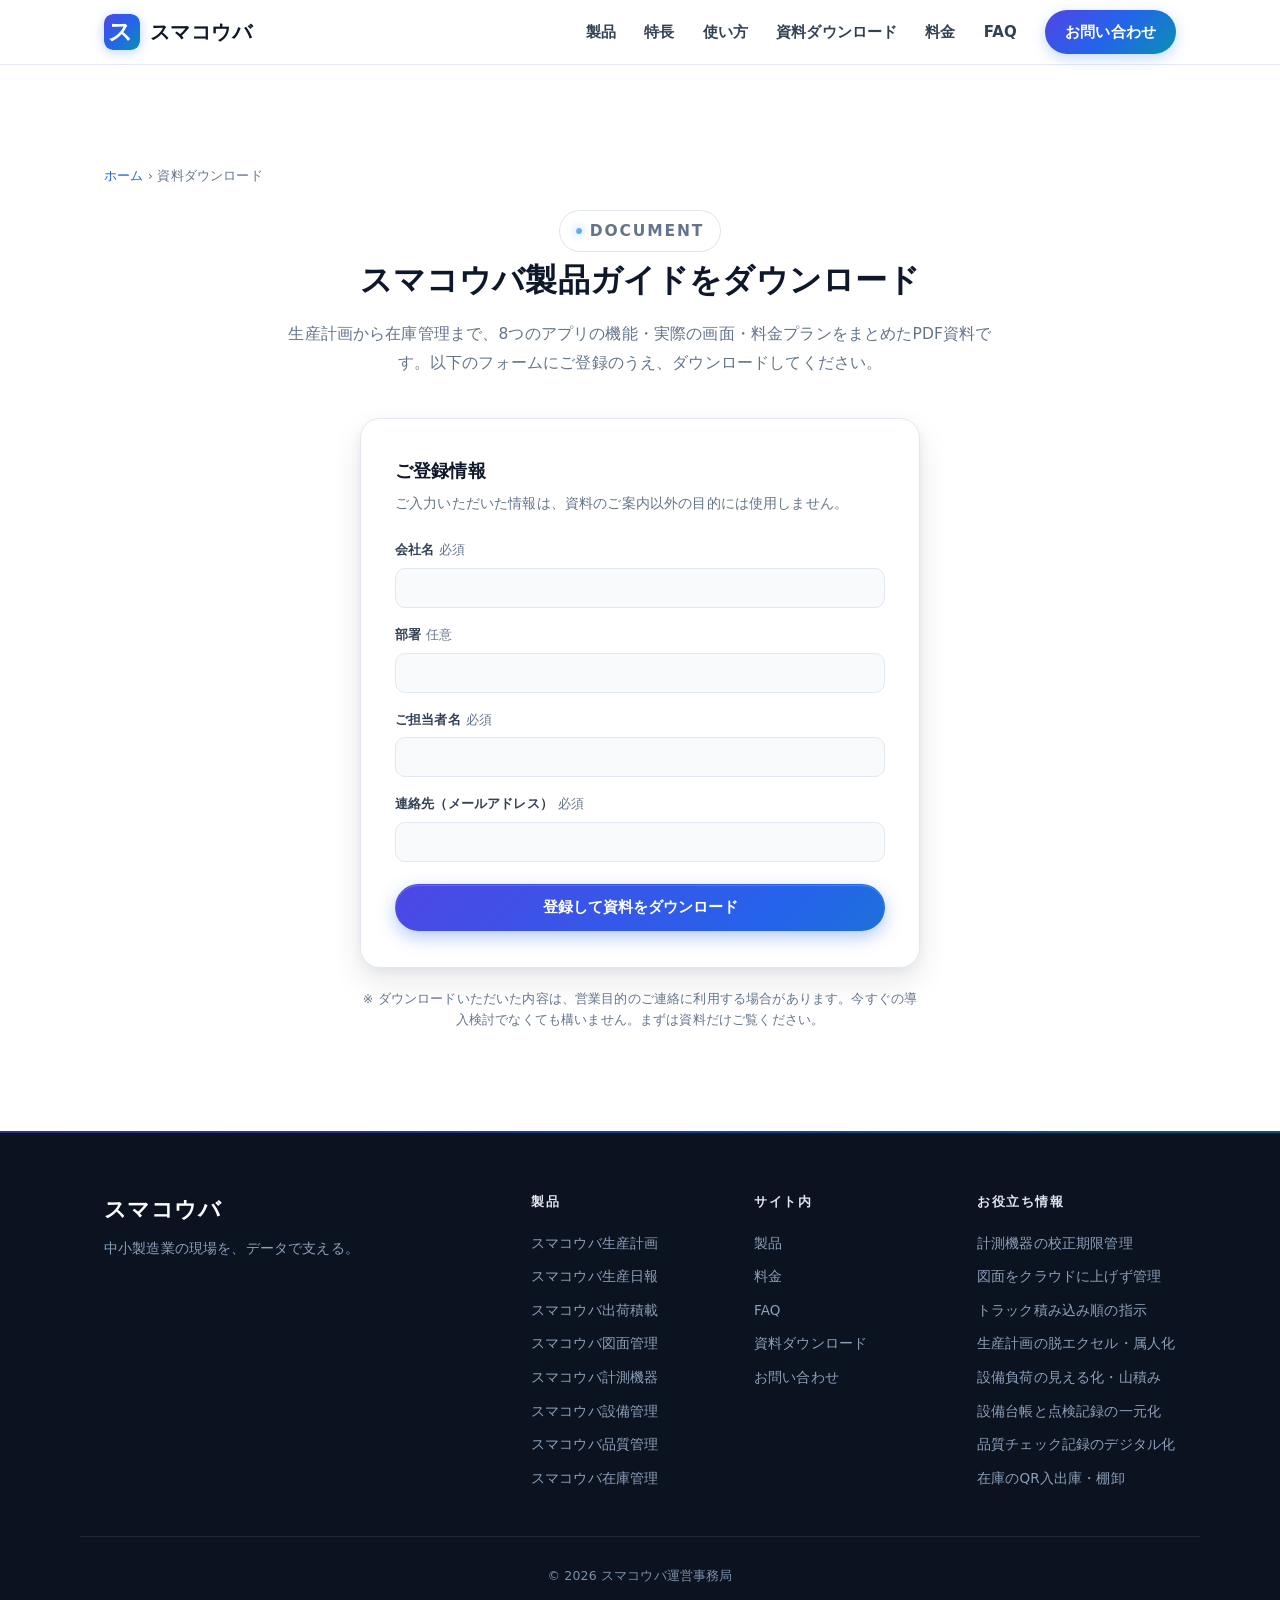
<file: document.html>
<!DOCTYPE html>
<html lang="ja">
<head>
  <meta charset="UTF-8" />
  <meta name="viewport" content="width=device-width, initial-scale=1.0" />
  <meta name="referrer" content="strict-origin-when-cross-origin" />
  <title>資料ダウンロード｜スマコウバ</title>
  <meta name="description" content="中小製造業のための現場アプリ「スマコウバ」8アプリをまとめて紹介する製品ガイド（PDF）をダウンロードいただけます。" />
  <meta name="theme-color" content="#2563eb" />
  <meta name="robots" content="noindex, follow" />
  <link rel="canonical" href="https://www.sumakouba.com/document.html" />
  <link rel="icon" href="/favicon.svg" type="image/svg+xml" />
  <link rel="stylesheet" href="/styles.css" />
</head>
<body>
  <header class="site-header" id="top">
    <div class="container header-inner">
      <a class="brand" href="/" aria-label="スマコウバ ホーム">
        <span class="brand-logo" aria-hidden="true">
          <svg viewBox="0 0 100 100" width="36" height="36" role="img">
            <defs>
              <linearGradient id="hdr-grad" x1="0" y1="0" x2="1" y2="1">
                <stop offset="0" stop-color="#4f46e5" />
                <stop offset="0.5" stop-color="#2563eb" />
                <stop offset="1" stop-color="#0891b2" />
              </linearGradient>
            </defs>
            <rect width="100" height="100" rx="24" fill="url(#hdr-grad)" />
            <text x="47" y="72" text-anchor="middle" fill="#fff" font-size="68" font-weight="900" font-family="'Hiragino Sans','Noto Sans JP',sans-serif">ス</text>
          </svg>
        </span>
        <span class="brand-name">スマコウバ</span>
      </a>
      <nav class="nav" id="nav">
        <a href="/#products">製品</a>
        <a href="/#features">特長</a>
        <a href="/#steps">使い方</a>
        <a href="/document.html">資料ダウンロード</a>
        <a href="/#pricing">料金</a>
        <a href="/#faq">FAQ</a>
        <a href="/#contact" class="nav-cta">お問い合わせ</a>
      </nav>
      <button class="nav-toggle" id="navToggle" aria-label="メニューを開く" aria-expanded="false" aria-controls="nav">
        <span></span><span></span><span></span>
      </button>
    </div>
  </header>

  <main>
    <section class="section">
      <div class="container">
        <nav class="breadcrumb" aria-label="パンくず"><a href="/">ホーム</a> <span aria-hidden="true">›</span> <span>資料ダウンロード</span></nav>

        <div class="doc-hero">
          <p class="eyebrow">DOCUMENT</p>
          <h1>スマコウバ製品ガイドをダウンロード</h1>
          <p>生産計画から在庫管理まで、8つのアプリの機能・実際の画面・料金プランをまとめたPDF資料です。以下のフォームにご登録のうえ、ダウンロードしてください。</p>
        </div>

        <div class="doc-panel">
          <h2>ご登録情報</h2>
          <p class="doc-sub">ご入力いただいた情報は、資料のご案内以外の目的には使用しません。</p>
          <form id="docForm" novalidate>
            <div class="doc-field">
              <label for="company">会社名 <span class="opt">必須</span></label>
              <input type="text" id="company" name="company" autocomplete="organization" required />
            </div>
            <div class="doc-field">
              <label for="department">部署 <span class="opt">任意</span></label>
              <input type="text" id="department" name="department" autocomplete="organization-title" />
            </div>
            <div class="doc-field">
              <label for="name">ご担当者名 <span class="opt">必須</span></label>
              <input type="text" id="name" name="name" autocomplete="name" required />
            </div>
            <div class="doc-field">
              <label for="email">連絡先（メールアドレス） <span class="opt">必須</span></label>
              <input type="email" id="email" name="email" autocomplete="email" required />
            </div>
            <div class="doc-honeypot" aria-hidden="true">
              <label for="website">website</label>
              <input type="text" id="website" name="website" tabindex="-1" autocomplete="off" />
            </div>
            <button type="submit" class="btn btn-primary doc-submit" id="docSubmitBtn">登録して資料をダウンロード</button>
            <div class="doc-msg" id="docMsg" role="status"></div>
          </form>
        </div>

        <p class="doc-note">※ ダウンロードいただいた内容は、営業目的のご連絡に利用する場合があります。今すぐの導入検討でなくても構いません。まずは資料だけご覧ください。</p>
      </div>
    </section>
  </main>

  <footer class="site-footer">
    <div class="container footer-inner">
      <div class="footer-brand">
        <span class="brand-name">スマコウバ</span>
        <p>中小製造業の現場を、データで支える。</p>
      </div>
      <div class="footer-cols">
        <div class="footer-col">
          <h4>製品</h4>
          <a href="https://sumakouba-production-plan.vercel.app" target="_blank" rel="noopener">スマコウバ生産計画</a>
          <a href="https://sumakouba-production-load-calc.vercel.app" target="_blank" rel="noopener">スマコウバ生産日報</a>
          <a href="https://sumakouba-truck-loader.vercel.app" target="_blank" rel="noopener">スマコウバ出荷積載</a>
          <a href="https://sumakouba-zumen.vercel.app" target="_blank" rel="noopener">スマコウバ図面管理</a>
          <a href="https://sumakouba-keisoku.vercel.app" target="_blank" rel="noopener">スマコウバ計測機器</a>
          <a href="https://sumakouba-setsubi.vercel.app" target="_blank" rel="noopener">スマコウバ設備管理</a>
          <a href="https://sumakouba-hinshitsu.vercel.app" target="_blank" rel="noopener">スマコウバ品質管理</a>
          <a href="https://sumakouba-zaiko.vercel.app" target="_blank" rel="noopener">スマコウバ在庫管理</a>
        </div>
        <div class="footer-col">
          <h4>サイト内</h4>
          <a href="/#products">製品</a>
          <a href="/#pricing">料金</a>
          <a href="/#faq">FAQ</a>
          <a href="/document.html">資料ダウンロード</a>
          <a href="/#contact">お問い合わせ</a>
        </div>
        <div class="footer-col">
          <h4>お役立ち情報</h4>
          <a href="/guide/keisoku-calib.html">計測機器の校正期限管理</a>
          <a href="/guide/zumen-offline.html">図面をクラウドに上げず管理</a>
          <a href="/guide/sekisai-shiji.html">トラック積み込み順の指示</a>
          <a href="/guide/plan-excel.html">生産計画の脱エクセル・属人化</a>
          <a href="/guide/load-yamazumi.html">設備負荷の見える化・山積み</a>
          <a href="/guide/setsubi-tenken.html">設備台帳と点検記録の一元化</a>
          <a href="/guide/hinshitsu-qc.html">品質チェック記録のデジタル化</a>
          <a href="/guide/zaiko-kanri.html">在庫のQR入出庫・棚卸</a>
        </div>
      </div>
    </div>
    <div class="container footer-bottom">
      <small>© <span id="year">2026</span> スマコウバ運営事務局</small>
    </div>
  </footer>

  <script src="/script.js"></script>
  <script>
    (function () {
      var LEAD_API = "https://smakouba-lead-api.vercel.app/api/document-lead";
      var PDF_URL = "/sumakouba-guide.pdf";
      var form = document.getElementById("docForm");
      var msg = document.getElementById("docMsg");
      var btn = document.getElementById("docSubmitBtn");

      function showMsg(text, type) {
        msg.textContent = "";
        if (type === "success") {
          msg.innerHTML = text;
        } else {
          msg.textContent = text;
        }
        msg.className = "doc-msg is-" + type;
      }

      form.addEventListener("submit", function (e) {
        e.preventDefault();
        var payload = {
          company: document.getElementById("company").value.trim(),
          department: document.getElementById("department").value.trim(),
          name: document.getElementById("name").value.trim(),
          email: document.getElementById("email").value.trim(),
          website: document.getElementById("website").value.trim(),
        };
        if (!payload.company || !payload.name || !payload.email) {
          showMsg("会社名・お名前・メールアドレスは必須です。", "error");
          return;
        }
        btn.disabled = true;
        btn.textContent = "登録中…";
        fetch(LEAD_API, {
          method: "POST",
          headers: { "Content-Type": "application/json" },
          body: JSON.stringify(payload),
        })
          .then(function (r) {
            return r.json().catch(function () { return {}; }).then(function (data) {
              return { ok: r.ok, data: data };
            });
          })
          .then(function (res) {
            if (!res.ok) {
              showMsg((res.data && res.data.message) || "送信に失敗しました。時間をおいて再度お試しください。", "error");
              btn.disabled = false;
              btn.textContent = "登録して資料をダウンロード";
              return;
            }
            showMsg(
              "ご登録ありがとうございます。まもなくダウンロードが始まります。始まらない場合は<a href=\"" + PDF_URL + "\" download>こちらをクリック</a>してください。",
              "success"
            );
            btn.textContent = "ダウンロード済み";
            var a = document.createElement("a");
            a.href = PDF_URL;
            a.download = "";
            document.body.appendChild(a);
            a.click();
            a.remove();
          })
          .catch(function () {
            showMsg("通信エラーが発生しました。時間をおいて再度お試しください。", "error");
            btn.disabled = false;
            btn.textContent = "登録して資料をダウンロード";
          });
      });
    })();
  </script>
</body>
</html>
</file>
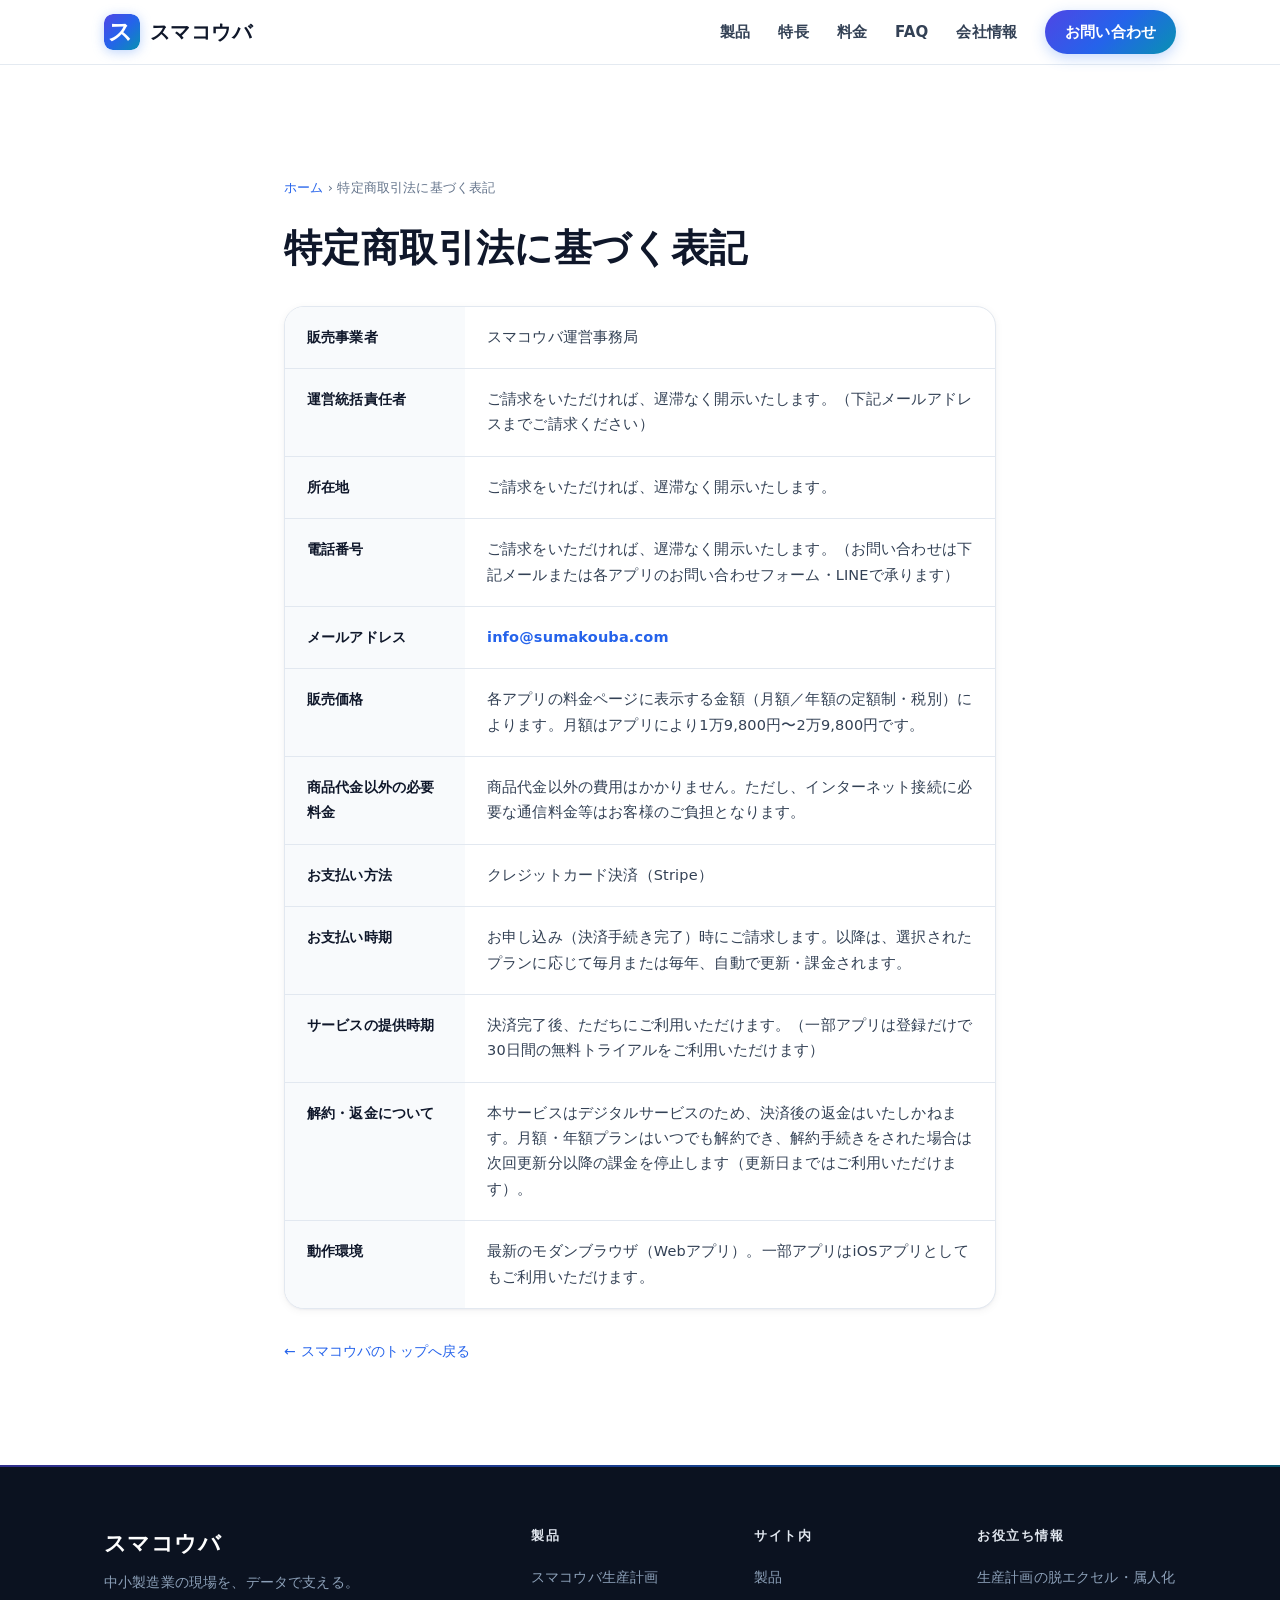
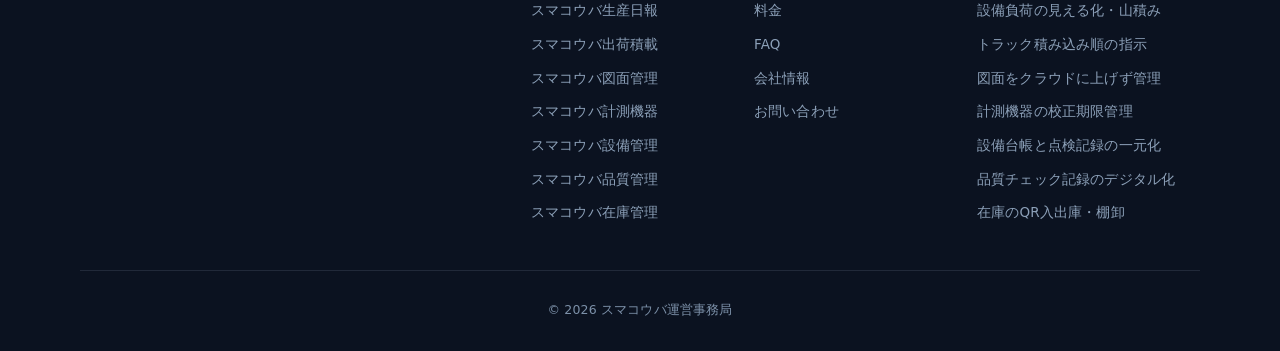
<file: tokushoho.html>
<!DOCTYPE html>
<html lang="ja">
<head>
  <meta charset="UTF-8" />
  <meta name="viewport" content="width=device-width, initial-scale=1.0" />
  <meta name="referrer" content="strict-origin-when-cross-origin" />
  <title>特定商取引法に基づく表記｜スマコウバ</title>
  <meta name="description" content="スマコウバ（スマコウバ運営事務局）の特定商取引法に基づく表記です。" />
  <meta name="theme-color" content="#2563eb" />
  <meta name="robots" content="noindex, follow" />
  <link rel="canonical" href="https://www.sumakouba.com/tokushoho.html" />
  <link rel="icon" href="/favicon.svg" type="image/svg+xml" />
  <link rel="stylesheet" href="/styles.css" />
</head>
<body>
  <header class="site-header" id="top">
    <div class="container header-inner">
      <a class="brand" href="/" aria-label="スマコウバ ホーム"><span class="brand-logo" aria-hidden="true"><svg viewBox="0 0 100 100" width="36" height="36" role="img"><defs><linearGradient id="hdr-grad" x1="0" y1="0" x2="1" y2="1"><stop offset="0" stop-color="#4f46e5"/><stop offset="0.5" stop-color="#2563eb"/><stop offset="1" stop-color="#0891b2"/></linearGradient></defs><rect width="100" height="100" rx="24" fill="url(#hdr-grad)"/><text x="47" y="72" text-anchor="middle" fill="#fff" font-size="68" font-weight="900" font-family="'Hiragino Sans','Noto Sans JP',sans-serif">ス</text></svg></span><span class="brand-name">スマコウバ</span></a>
      <nav class="nav" id="nav">
        <a href="/#products">製品</a><a href="/#features">特長</a><a href="/#pricing">料金</a><a href="/#faq">FAQ</a><a href="/#company">会社情報</a>
        <a href="/#contact" class="nav-cta">お問い合わせ</a>
      </nav>
      <button class="nav-toggle" id="navToggle" aria-label="メニューを開く" aria-expanded="false" aria-controls="nav"><span></span><span></span><span></span></button>
    </div>
  </header>

  <main>
    <article class="article container">
      <nav class="breadcrumb" aria-label="パンくず"><a href="/">ホーム</a> <span aria-hidden="true">›</span> <span>特定商取引法に基づく表記</span></nav>
      <header class="article-head">
        <h1>特定商取引法に基づく表記</h1>
      </header>

      <dl class="company-table legal-table">
        <div><dt>販売事業者</dt><dd>スマコウバ運営事務局</dd></div>
        <div><dt>運営統括責任者</dt><dd>ご請求をいただければ、遅滞なく開示いたします。（下記メールアドレスまでご請求ください）</dd></div>
        <div><dt>所在地</dt><dd>ご請求をいただければ、遅滞なく開示いたします。</dd></div>
        <div><dt>電話番号</dt><dd>ご請求をいただければ、遅滞なく開示いたします。（お問い合わせは下記メールまたは各アプリのお問い合わせフォーム・LINEで承ります）</dd></div>
        <div><dt>メールアドレス</dt><dd><a href="mailto:info@sumakouba.com">info@sumakouba.com</a></dd></div>
        <div><dt>販売価格</dt><dd>各アプリの料金ページに表示する金額（月額／年額の定額制・税別）によります。月額はアプリにより1万9,800円〜2万9,800円です。</dd></div>
        <div><dt>商品代金以外の必要料金</dt><dd>商品代金以外の費用はかかりません。ただし、インターネット接続に必要な通信料金等はお客様のご負担となります。</dd></div>
        <div><dt>お支払い方法</dt><dd>クレジットカード決済（Stripe）</dd></div>
        <div><dt>お支払い時期</dt><dd>お申し込み（決済手続き完了）時にご請求します。以降は、選択されたプランに応じて毎月または毎年、自動で更新・課金されます。</dd></div>
        <div><dt>サービスの提供時期</dt><dd>決済完了後、ただちにご利用いただけます。（一部アプリは登録だけで30日間の無料トライアルをご利用いただけます）</dd></div>
        <div><dt>解約・返金について</dt><dd>本サービスはデジタルサービスのため、決済後の返金はいたしかねます。月額・年額プランはいつでも解約でき、解約手続きをされた場合は次回更新分以降の課金を停止します（更新日まではご利用いただけます）。</dd></div>
        <div><dt>動作環境</dt><dd>最新のモダンブラウザ（Webアプリ）。一部アプリはiOSアプリとしてもご利用いただけます。</dd></div>
      </dl>

      <p class="article-back"><a href="/">← スマコウバのトップへ戻る</a></p>
    </article>
  </main>

  <footer class="site-footer">
    <div class="container footer-inner">
      <div class="footer-brand"><span class="brand-name">スマコウバ</span><p>中小製造業の現場を、データで支える。</p></div>
      <div class="footer-cols">
        <div class="footer-col"><h4>製品</h4>
          <a href="https://sumakouba-production-plan.vercel.app" target="_blank" rel="noopener">スマコウバ生産計画</a>
          <a href="https://sumakouba-production-load-calc.vercel.app" target="_blank" rel="noopener">スマコウバ生産日報</a>
          <a href="https://sumakouba-truck-loader.vercel.app" target="_blank" rel="noopener">スマコウバ出荷積載</a>
          <a href="https://sumakouba-zumen.vercel.app" target="_blank" rel="noopener">スマコウバ図面管理</a>
          <a href="https://sumakouba-keisoku.vercel.app" target="_blank" rel="noopener">スマコウバ計測機器</a>
          <a href="https://sumakouba-setsubi.vercel.app" target="_blank" rel="noopener">スマコウバ設備管理</a>
          <a href="https://sumakouba-hinshitsu.vercel.app" target="_blank" rel="noopener">スマコウバ品質管理</a>
          <a href="https://sumakouba-zaiko.vercel.app" target="_blank" rel="noopener">スマコウバ在庫管理</a></div>
        <div class="footer-col"><h4>サイト内</h4>
          <a href="/#products">製品</a><a href="/#pricing">料金</a><a href="/#faq">FAQ</a><a href="/#company">会社情報</a><a href="/#contact">お問い合わせ</a></div>
        <div class="footer-col"><h4>お役立ち情報</h4>
          <a href="/guide/plan-excel.html">生産計画の脱エクセル・属人化</a>
          <a href="/guide/load-yamazumi.html">設備負荷の見える化・山積み</a>
          <a href="/guide/sekisai-shiji.html">トラック積み込み順の指示</a>
          <a href="/guide/zumen-offline.html">図面をクラウドに上げず管理</a>
          <a href="/guide/keisoku-calib.html">計測機器の校正期限管理</a>
          <a href="/guide/setsubi-tenken.html">設備台帳と点検記録の一元化</a>
          <a href="/guide/hinshitsu-qc.html">品質チェック記録のデジタル化</a>
          <a href="/guide/zaiko-kanri.html">在庫のQR入出庫・棚卸</a></div>
      </div>
    </div>
    <div class="container footer-bottom">
      <small>© <span id="year">2026</span> スマコウバ運営事務局</small>
    </div>
  </footer>

  <script src="/script.js"></script>
</body>
</html>
</file>
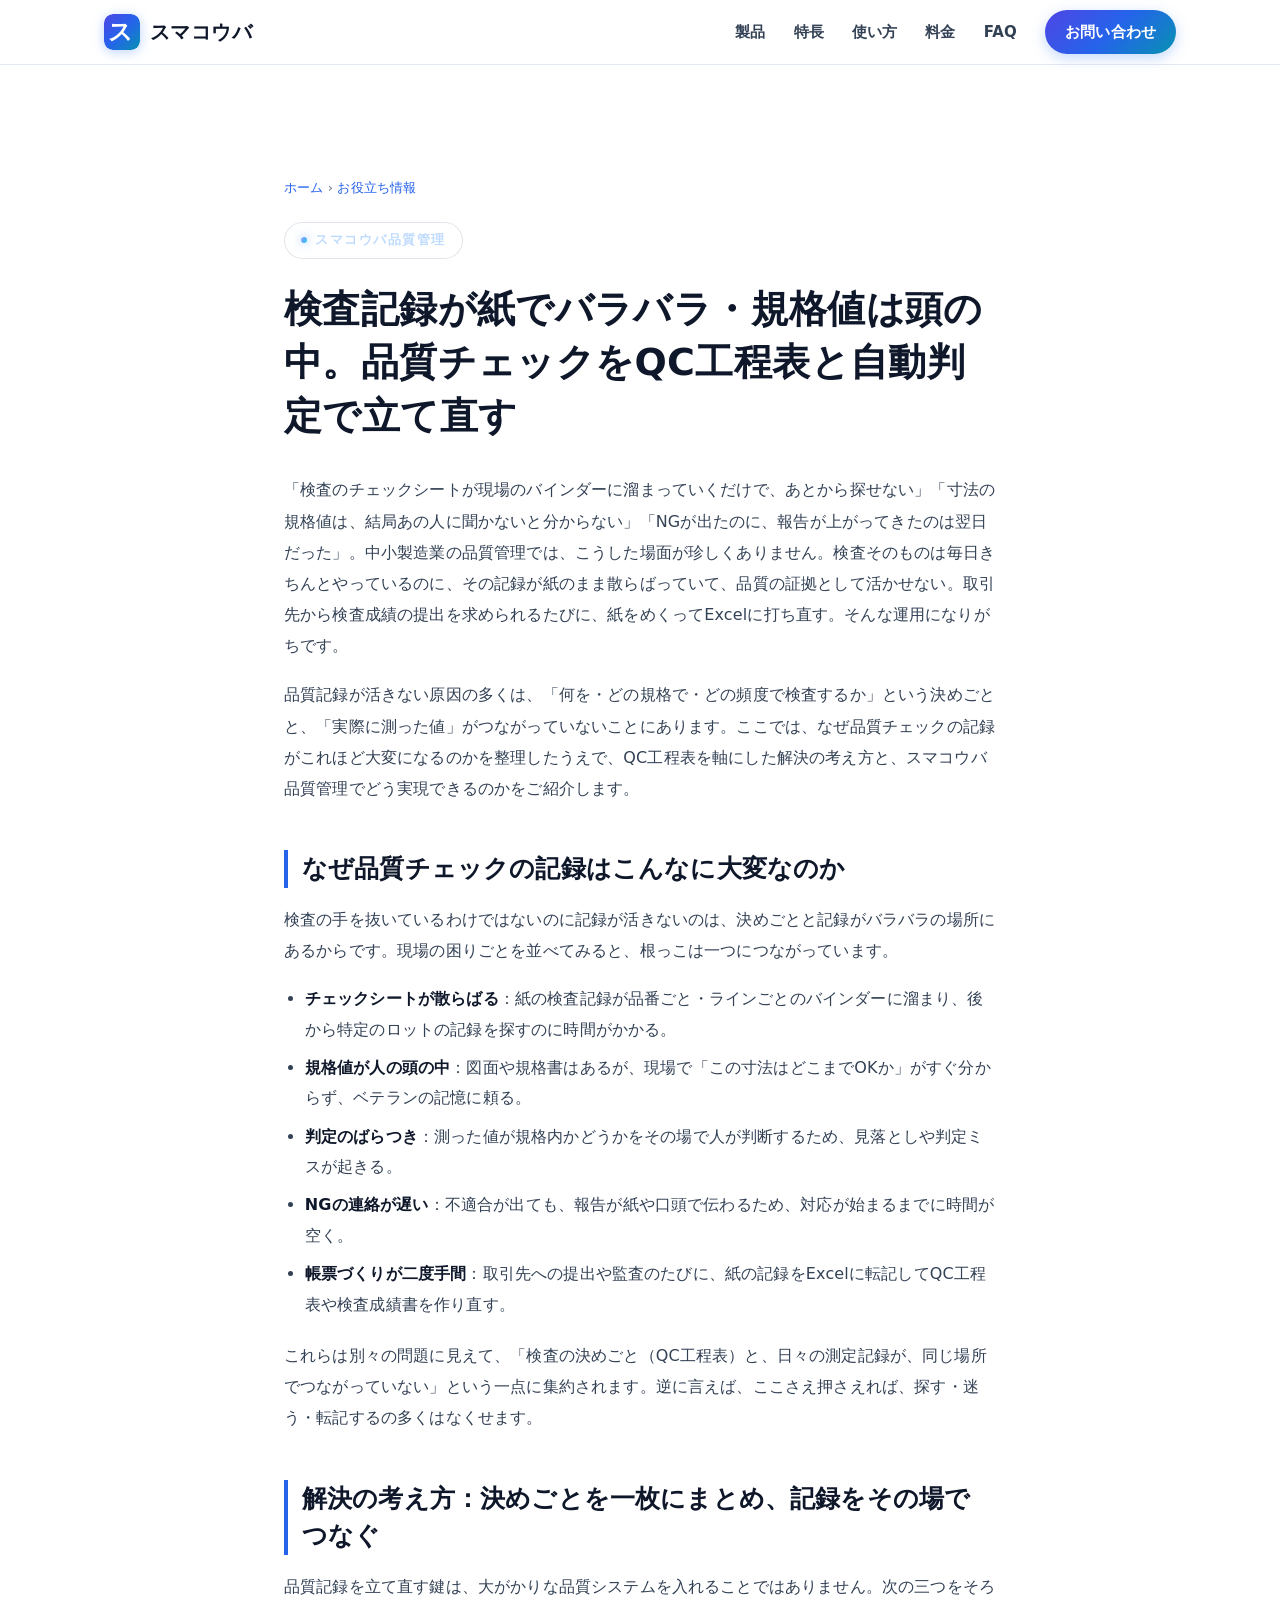
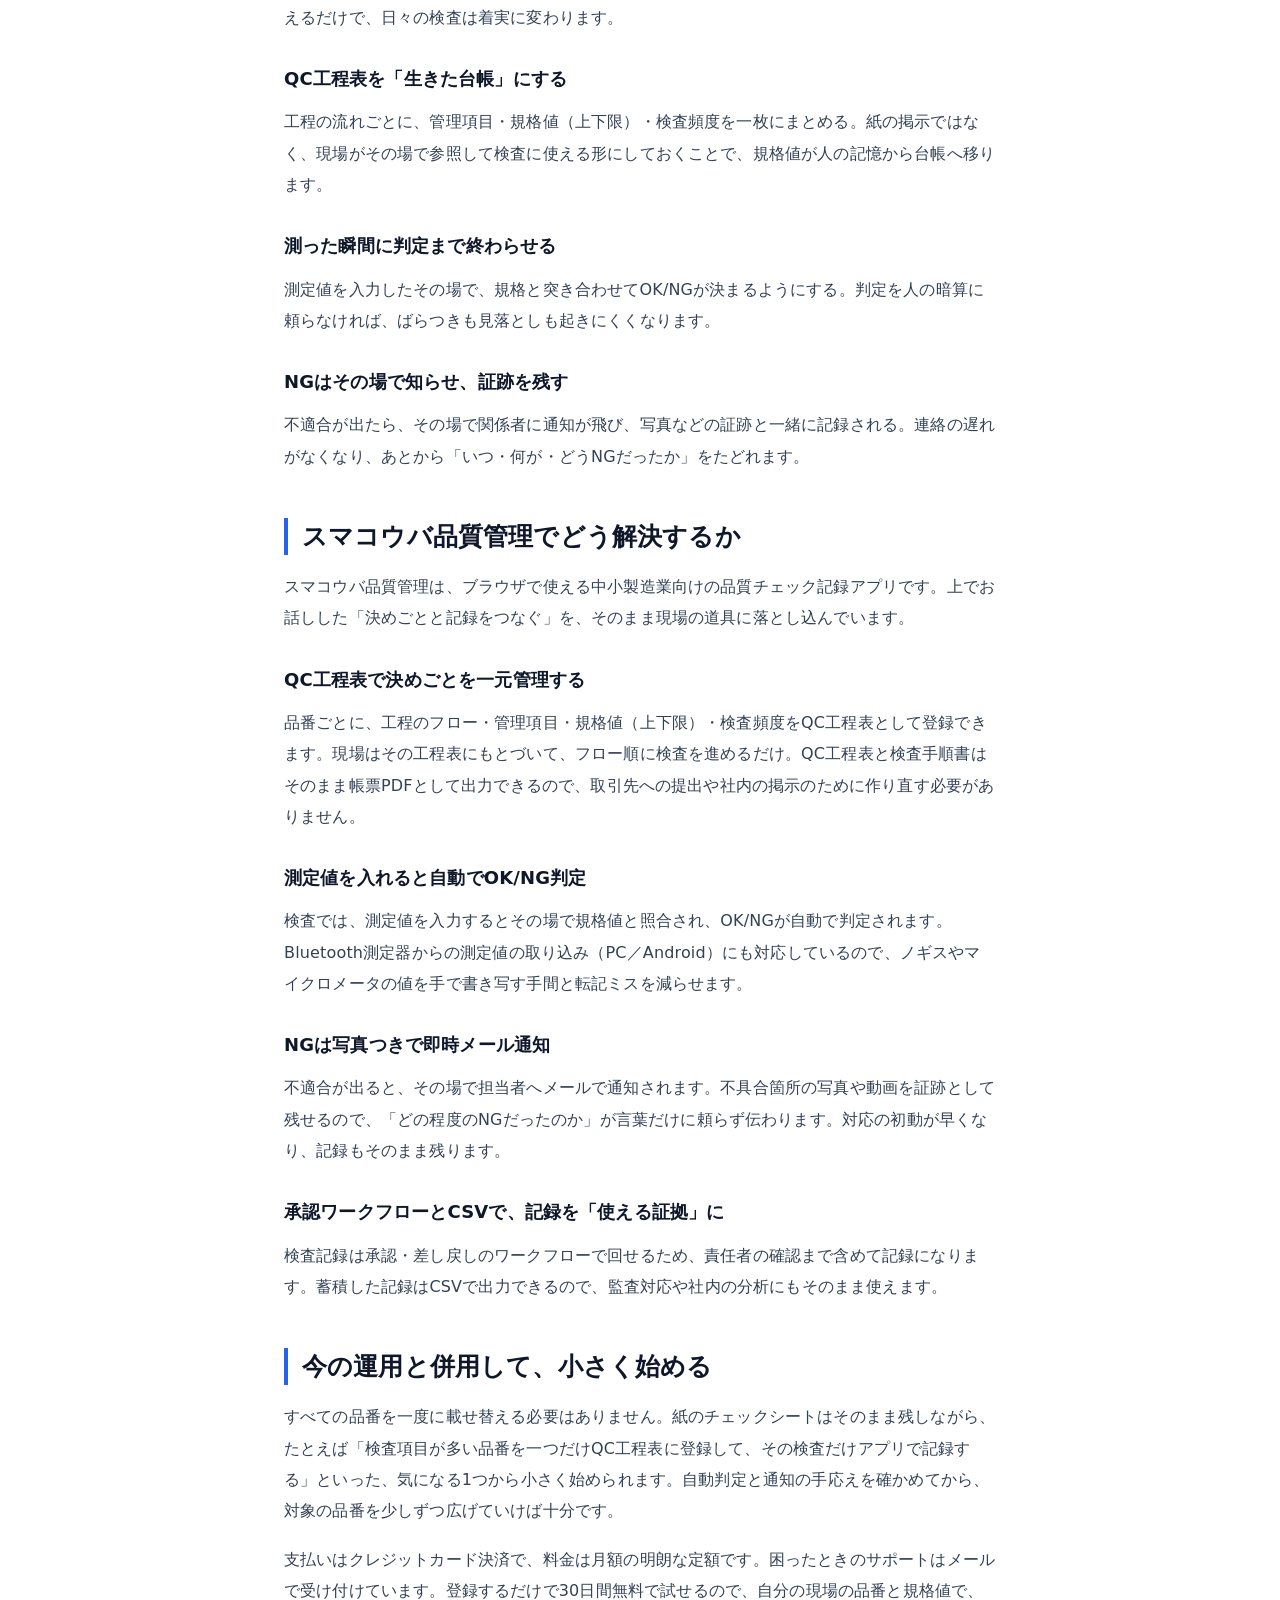
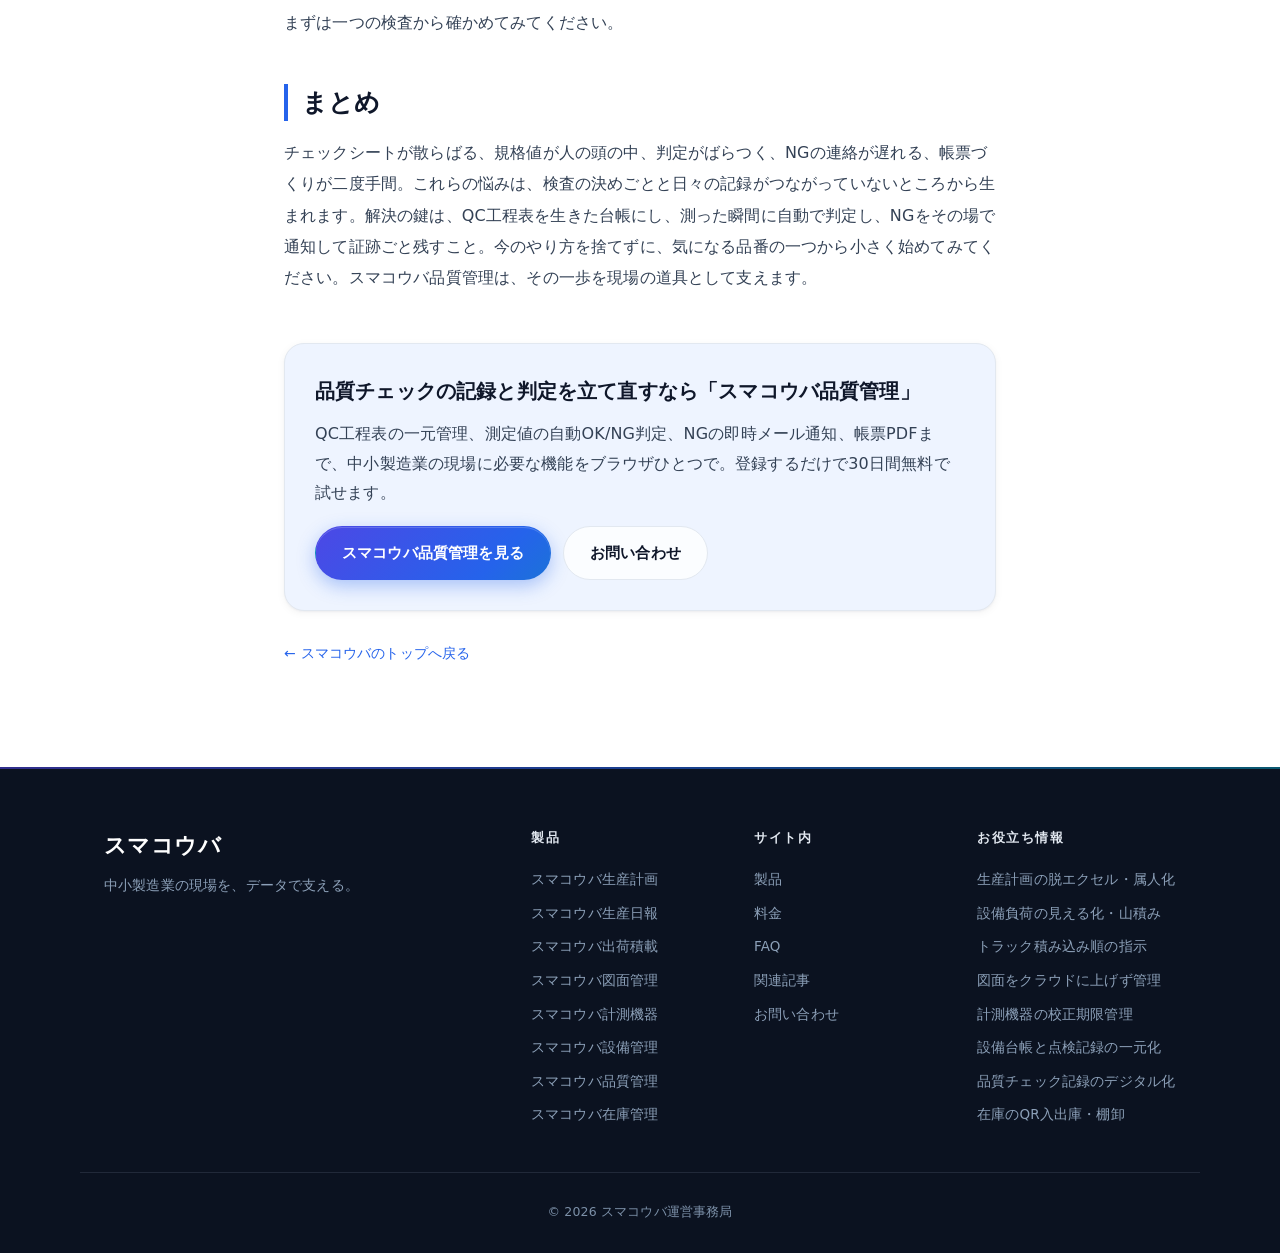
<file: guide/hinshitsu-qc.html>
<!DOCTYPE html>
<html lang="ja">
<head>
  <meta charset="UTF-8" />
  <meta name="viewport" content="width=device-width, initial-scale=1.0" />
  <meta name="referrer" content="strict-origin-when-cross-origin" />
  <title>品質チェック記録をデジタル化｜QC工程表と自動判定で検査を立て直す｜スマコウバ品質管理</title>
  <meta name="description" content="検査記録が紙のチェックシートで散らばる、規格値がベテランの頭の中、NGの連絡が遅れる。中小製造業の品質記録の悩みを、QC工程表と測定値の自動OK/NG判定で立て直す考え方と、スマコウバ品質管理の実機能を紹介します。" />
  <meta name="theme-color" content="#2563eb" />
  <link rel="canonical" href="https://www.sumakouba.com/guide/hinshitsu-qc.html" />
  <meta property="og:type" content="article" />
  <meta property="og:url" content="https://www.sumakouba.com/guide/hinshitsu-qc.html" />
  <meta property="og:title" content="品質チェック記録をデジタル化｜QC工程表と自動判定で検査を立て直す｜スマコウバ品質管理" />
  <meta property="og:description" content="検査記録が紙のチェックシートで散らばる、規格値がベテランの頭の中、NGの連絡が遅れる。中小製造業の品質記録の悩みを、QC工程表と測定値の自動OK/NG判定で立て直す考え方と、スマコウバ品質管理の実機能を紹介します。" />
  <meta property="og:site_name" content="スマコウバ" />
  <meta property="og:locale" content="ja_JP" />
  <meta property="og:image" content="https://www.sumakouba.com/og-image.png" />
  <meta property="og:image:width" content="1200" />
  <meta property="og:image:height" content="630" />
  <meta name="twitter:card" content="summary_large_image" />
  <meta name="twitter:image" content="https://www.sumakouba.com/og-image.png" />
  <link rel="icon" href="/favicon.svg" type="image/svg+xml" />
  <link rel="stylesheet" href="/styles.css" />
  <script type="application/ld+json">
{
  "@context": "https://schema.org",
  "@graph": [
    {
      "@type": "BlogPosting",
      "headline": "検査記録が紙でバラバラ・規格値は頭の中。品質チェックをQC工程表と自動判定で立て直す",
      "description": "検査記録が紙のチェックシートで散らばる、規格値がベテランの頭の中、NGの連絡が遅れる。中小製造業の品質記録の悩みを、QC工程表と測定値の自動OK/NG判定で立て直す考え方と、スマコウバ品質管理の実機能を紹介します。",
      "inLanguage": "ja",
      "datePublished": "2026-07-10",
      "dateModified": "2026-07-10",
      "mainEntityOfPage": "https://www.sumakouba.com/guide/hinshitsu-qc.html",
      "image": "https://www.sumakouba.com/og-image.png",
      "author": { "@type": "Organization", "name": "スマコウバ運営事務局" },
      "publisher": {
        "@type": "Organization",
        "name": "スマコウバ",
        "logo": { "@type": "ImageObject", "url": "https://www.sumakouba.com/og-image.png" }
      }
    },
    {
      "@type": "BreadcrumbList",
      "itemListElement": [
        { "@type": "ListItem", "position": 1, "name": "ホーム", "item": "https://www.sumakouba.com/" },
        { "@type": "ListItem", "position": 2, "name": "検査記録が紙でバラバラ・規格値は頭の中。品質チェックをQC工程表と自動判定で立て直す", "item": "https://www.sumakouba.com/guide/hinshitsu-qc.html" }
      ]
    }
  ]
}
  </script>
</head>
<body>
  <header class="site-header" id="top">
    <div class="container header-inner">
      <a class="brand" href="/" aria-label="スマコウバ ホーム"><span class="brand-logo" aria-hidden="true"><svg viewBox="0 0 100 100" width="36" height="36" role="img"><defs><linearGradient id="hdr-grad" x1="0" y1="0" x2="1" y2="1"><stop offset="0" stop-color="#4f46e5"/><stop offset="0.5" stop-color="#2563eb"/><stop offset="1" stop-color="#0891b2"/></linearGradient></defs><rect width="100" height="100" rx="24" fill="url(#hdr-grad)"/><text x="47" y="72" text-anchor="middle" fill="#fff" font-size="68" font-weight="900" font-family="'Hiragino Sans','Noto Sans JP',sans-serif">ス</text></svg></span><span class="brand-name">スマコウバ</span></a>
      <nav class="nav" id="nav">
        <a href="/#products">製品</a><a href="/#features">特長</a><a href="/#steps">使い方</a><a href="/#pricing">料金</a><a href="/#faq">FAQ</a>
        <a href="/#contact" class="nav-cta">お問い合わせ</a>
      </nav>
      <button class="nav-toggle" id="navToggle" aria-label="メニューを開く" aria-expanded="false" aria-controls="nav"><span></span><span></span><span></span></button>
    </div>
  </header>

  <main>
    <article class="article container">
      <nav class="breadcrumb" aria-label="パンくず"><a href="/">ホーム</a> <span aria-hidden="true">›</span> <a href="/#guide">お役立ち情報</a></nav>
      <header class="article-head">
        <p class="eyebrow">スマコウバ品質管理</p>
        <h1>検査記録が紙でバラバラ・規格値は頭の中。品質チェックをQC工程表と自動判定で立て直す</h1>
      </header>
      <div class="article-body">
<p>「検査のチェックシートが現場のバインダーに溜まっていくだけで、あとから探せない」「寸法の規格値は、結局あの人に聞かないと分からない」「NGが出たのに、報告が上がってきたのは翌日だった」。中小製造業の品質管理では、こうした場面が珍しくありません。検査そのものは毎日きちんとやっているのに、その記録が紙のまま散らばっていて、品質の証拠として活かせない。取引先から検査成績の提出を求められるたびに、紙をめくってExcelに打ち直す。そんな運用になりがちです。</p>
<p>品質記録が活きない原因の多くは、「何を・どの規格で・どの頻度で検査するか」という決めごとと、「実際に測った値」がつながっていないことにあります。ここでは、なぜ品質チェックの記録がこれほど大変になるのかを整理したうえで、QC工程表を軸にした解決の考え方と、スマコウバ品質管理でどう実現できるのかをご紹介します。</p>
<h2>なぜ品質チェックの記録はこんなに大変なのか</h2>
<p>検査の手を抜いているわけではないのに記録が活きないのは、決めごとと記録がバラバラの場所にあるからです。現場の困りごとを並べてみると、根っこは一つにつながっています。</p>
<ul>
<li><strong>チェックシートが散らばる</strong>：紙の検査記録が品番ごと・ラインごとのバインダーに溜まり、後から特定のロットの記録を探すのに時間がかかる。</li>
<li><strong>規格値が人の頭の中</strong>：図面や規格書はあるが、現場で「この寸法はどこまでOKか」がすぐ分からず、ベテランの記憶に頼る。</li>
<li><strong>判定のばらつき</strong>：測った値が規格内かどうかをその場で人が判断するため、見落としや判定ミスが起きる。</li>
<li><strong>NGの連絡が遅い</strong>：不適合が出ても、報告が紙や口頭で伝わるため、対応が始まるまでに時間が空く。</li>
<li><strong>帳票づくりが二度手間</strong>：取引先への提出や監査のたびに、紙の記録をExcelに転記してQC工程表や検査成績書を作り直す。</li>
</ul>
<p>これらは別々の問題に見えて、「検査の決めごと（QC工程表）と、日々の測定記録が、同じ場所でつながっていない」という一点に集約されます。逆に言えば、ここさえ押さえれば、探す・迷う・転記するの多くはなくせます。</p>
<h2>解決の考え方：決めごとを一枚にまとめ、記録をその場でつなぐ</h2>
<p>品質記録を立て直す鍵は、大がかりな品質システムを入れることではありません。次の三つをそろえるだけで、日々の検査は着実に変わります。</p>
<h3>QC工程表を「生きた台帳」にする</h3>
<p>工程の流れごとに、管理項目・規格値（上下限）・検査頻度を一枚にまとめる。紙の掲示ではなく、現場がその場で参照して検査に使える形にしておくことで、規格値が人の記憶から台帳へ移ります。</p>
<h3>測った瞬間に判定まで終わらせる</h3>
<p>測定値を入力したその場で、規格と突き合わせてOK/NGが決まるようにする。判定を人の暗算に頼らなければ、ばらつきも見落としも起きにくくなります。</p>
<h3>NGはその場で知らせ、証跡を残す</h3>
<p>不適合が出たら、その場で関係者に通知が飛び、写真などの証跡と一緒に記録される。連絡の遅れがなくなり、あとから「いつ・何が・どうNGだったか」をたどれます。</p>
<h2>スマコウバ品質管理でどう解決するか</h2>
<p>スマコウバ品質管理は、ブラウザで使える中小製造業向けの品質チェック記録アプリです。上でお話しした「決めごとと記録をつなぐ」を、そのまま現場の道具に落とし込んでいます。</p>
<h3>QC工程表で決めごとを一元管理する</h3>
<p>品番ごとに、工程のフロー・管理項目・規格値（上下限）・検査頻度をQC工程表として登録できます。現場はその工程表にもとづいて、フロー順に検査を進めるだけ。QC工程表と検査手順書はそのまま帳票PDFとして出力できるので、取引先への提出や社内の掲示のために作り直す必要がありません。</p>
<h3>測定値を入れると自動でOK/NG判定</h3>
<p>検査では、測定値を入力するとその場で規格値と照合され、OK/NGが自動で判定されます。Bluetooth測定器からの測定値の取り込み（PC／Android）にも対応しているので、ノギスやマイクロメータの値を手で書き写す手間と転記ミスを減らせます。</p>
<h3>NGは写真つきで即時メール通知</h3>
<p>不適合が出ると、その場で担当者へメールで通知されます。不具合箇所の写真や動画を証跡として残せるので、「どの程度のNGだったのか」が言葉だけに頼らず伝わります。対応の初動が早くなり、記録もそのまま残ります。</p>
<h3>承認ワークフローとCSVで、記録を「使える証拠」に</h3>
<p>検査記録は承認・差し戻しのワークフローで回せるため、責任者の確認まで含めて記録になります。蓄積した記録はCSVで出力できるので、監査対応や社内の分析にもそのまま使えます。</p>
<h2>今の運用と併用して、小さく始める</h2>
<p>すべての品番を一度に載せ替える必要はありません。紙のチェックシートはそのまま残しながら、たとえば「検査項目が多い品番を一つだけQC工程表に登録して、その検査だけアプリで記録する」といった、気になる1つから小さく始められます。自動判定と通知の手応えを確かめてから、対象の品番を少しずつ広げていけば十分です。</p>
<p>支払いはクレジットカード決済で、料金は月額の明朗な定額です。困ったときのサポートはメールで受け付けています。登録するだけで30日間無料で試せるので、自分の現場の品番と規格値で、まずは一つの検査から確かめてみてください。</p>
<h2>まとめ</h2>
<p>チェックシートが散らばる、規格値が人の頭の中、判定がばらつく、NGの連絡が遅れる、帳票づくりが二度手間。これらの悩みは、検査の決めごとと日々の記録がつながっていないところから生まれます。解決の鍵は、QC工程表を生きた台帳にし、測った瞬間に自動で判定し、NGをその場で通知して証跡ごと残すこと。今のやり方を捨てずに、気になる品番の一つから小さく始めてみてください。スマコウバ品質管理は、その一歩を現場の道具として支えます。</p>
      </div>
      <aside class="article-cta accent-emerald">
        <h2>品質チェックの記録と判定を立て直すなら「スマコウバ品質管理」</h2>
        <p>QC工程表の一元管理、測定値の自動OK/NG判定、NGの即時メール通知、帳票PDFまで、中小製造業の現場に必要な機能をブラウザひとつで。登録するだけで30日間無料で試せます。</p>
        <div class="article-cta-actions">
          <a class="btn btn-primary" href="https://sumakouba-hinshitsu.vercel.app/login" target="_blank" rel="noopener">スマコウバ品質管理を見る</a>
          <a class="btn btn-ghost" href="/#contact">お問い合わせ</a>
        </div>
      </aside>
      <p class="article-back"><a href="/">← スマコウバのトップへ戻る</a></p>
    </article>
  </main>

  <footer class="site-footer">
    <div class="container footer-inner">
      <div class="footer-brand"><span class="brand-name">スマコウバ</span><p>中小製造業の現場を、データで支える。</p></div>
      <div class="footer-cols">
        <div class="footer-col"><h4>製品</h4>
          <a href="https://sumakouba-production-plan.vercel.app" target="_blank" rel="noopener">スマコウバ生産計画</a>
          <a href="https://sumakouba-production-load-calc.vercel.app" target="_blank" rel="noopener">スマコウバ生産日報</a>
          <a href="https://sumakouba-truck-loader.vercel.app" target="_blank" rel="noopener">スマコウバ出荷積載</a>
          <a href="https://sumakouba-zumen.vercel.app" target="_blank" rel="noopener">スマコウバ図面管理</a>
          <a href="https://sumakouba-keisoku.vercel.app" target="_blank" rel="noopener">スマコウバ計測機器</a>
          <a href="https://sumakouba-setsubi.vercel.app" target="_blank" rel="noopener">スマコウバ設備管理</a>
          <a href="https://sumakouba-hinshitsu.vercel.app" target="_blank" rel="noopener">スマコウバ品質管理</a>
          <a href="https://sumakouba-zaiko.vercel.app" target="_blank" rel="noopener">スマコウバ在庫管理</a></div>
        <div class="footer-col"><h4>サイト内</h4>
          <a href="/#products">製品</a><a href="/#pricing">料金</a><a href="/#faq">FAQ</a><a href="/#guide">関連記事</a><a href="/#contact">お問い合わせ</a></div>
        <div class="footer-col"><h4>お役立ち情報</h4>
          <a href="/guide/plan-excel.html">生産計画の脱エクセル・属人化</a>
          <a href="/guide/load-yamazumi.html">設備負荷の見える化・山積み</a>
          <a href="/guide/sekisai-shiji.html">トラック積み込み順の指示</a>
          <a href="/guide/zumen-offline.html">図面をクラウドに上げず管理</a>
          <a href="/guide/keisoku-calib.html">計測機器の校正期限管理</a>
          <a href="/guide/setsubi-tenken.html">設備台帳と点検記録の一元化</a>
          <a href="/guide/hinshitsu-qc.html">品質チェック記録のデジタル化</a>
          <a href="/guide/zaiko-kanri.html">在庫のQR入出庫・棚卸</a></div>
      </div>
    </div>
    <div class="container footer-bottom"><small>© <span id="year">2026</span> スマコウバ運営事務局</small></div>
  </footer>

  <script src="/script.js"></script>
</body>
</html>
</file>
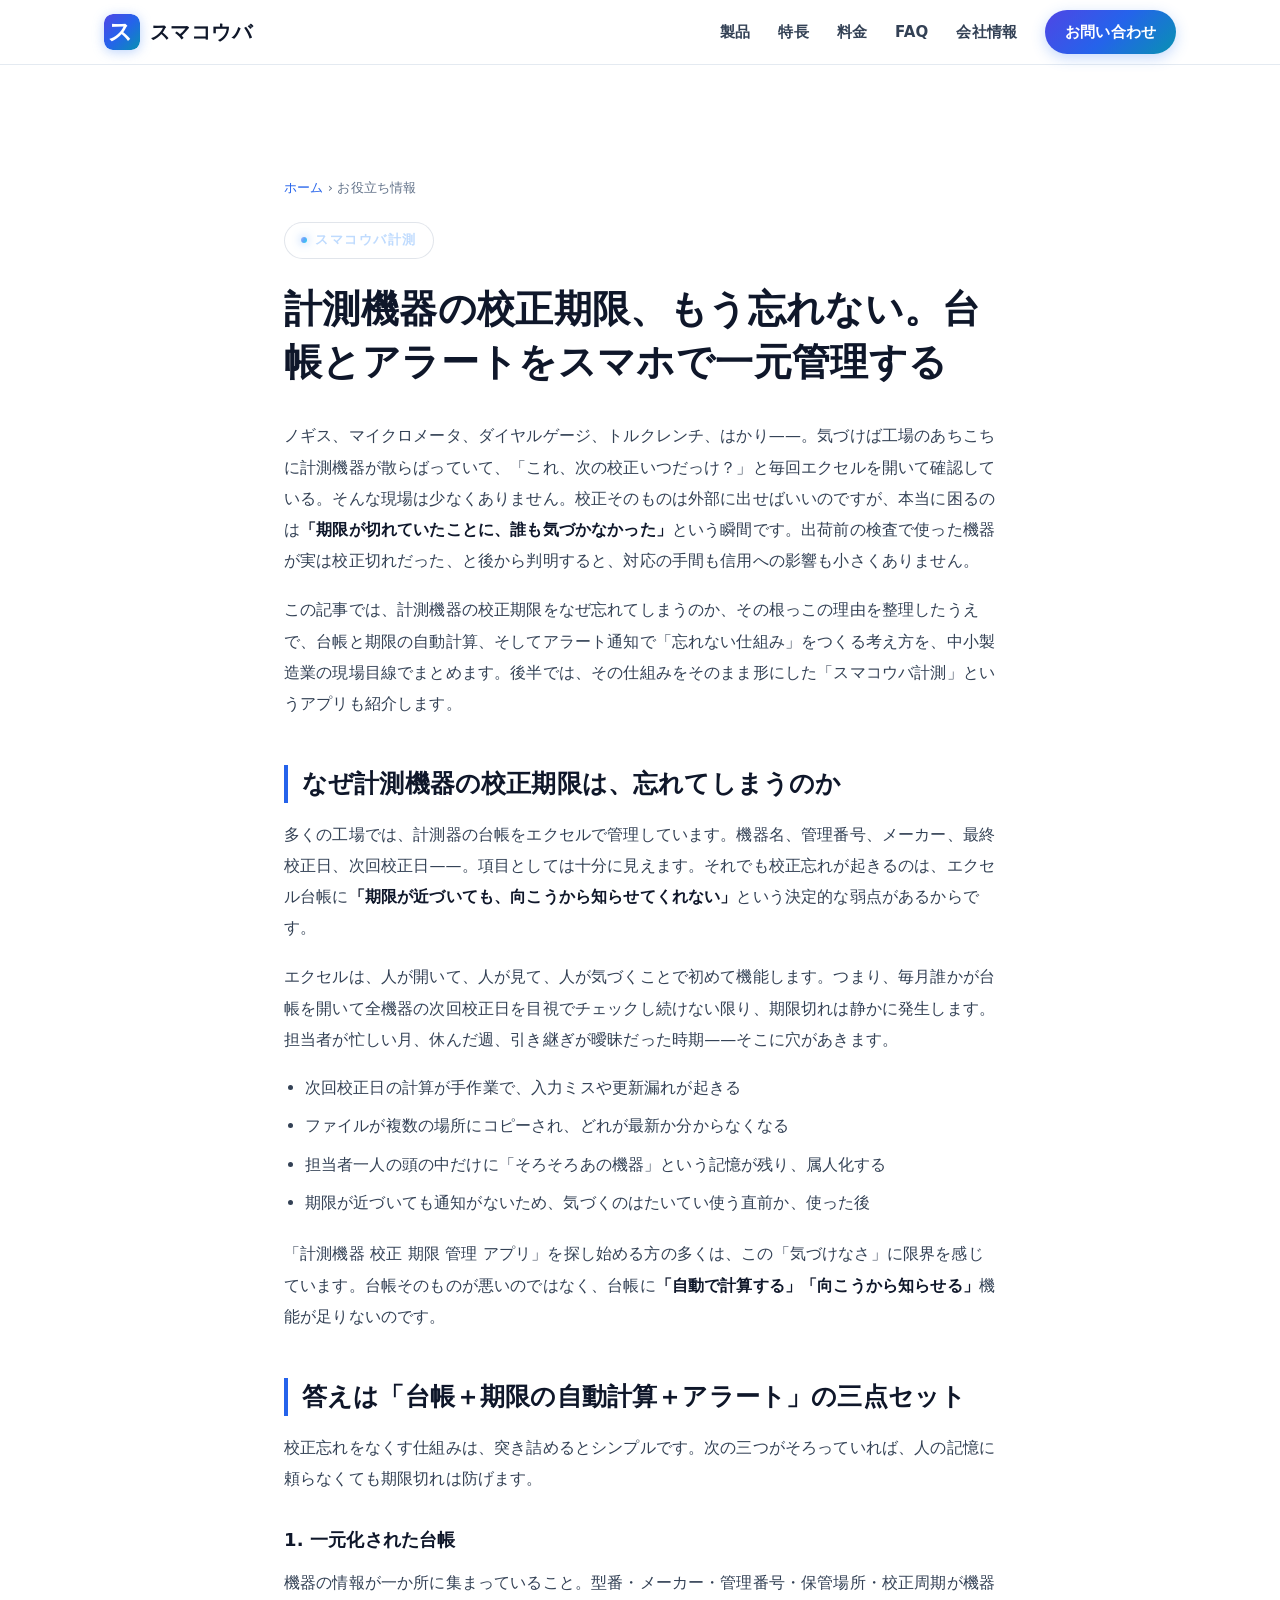
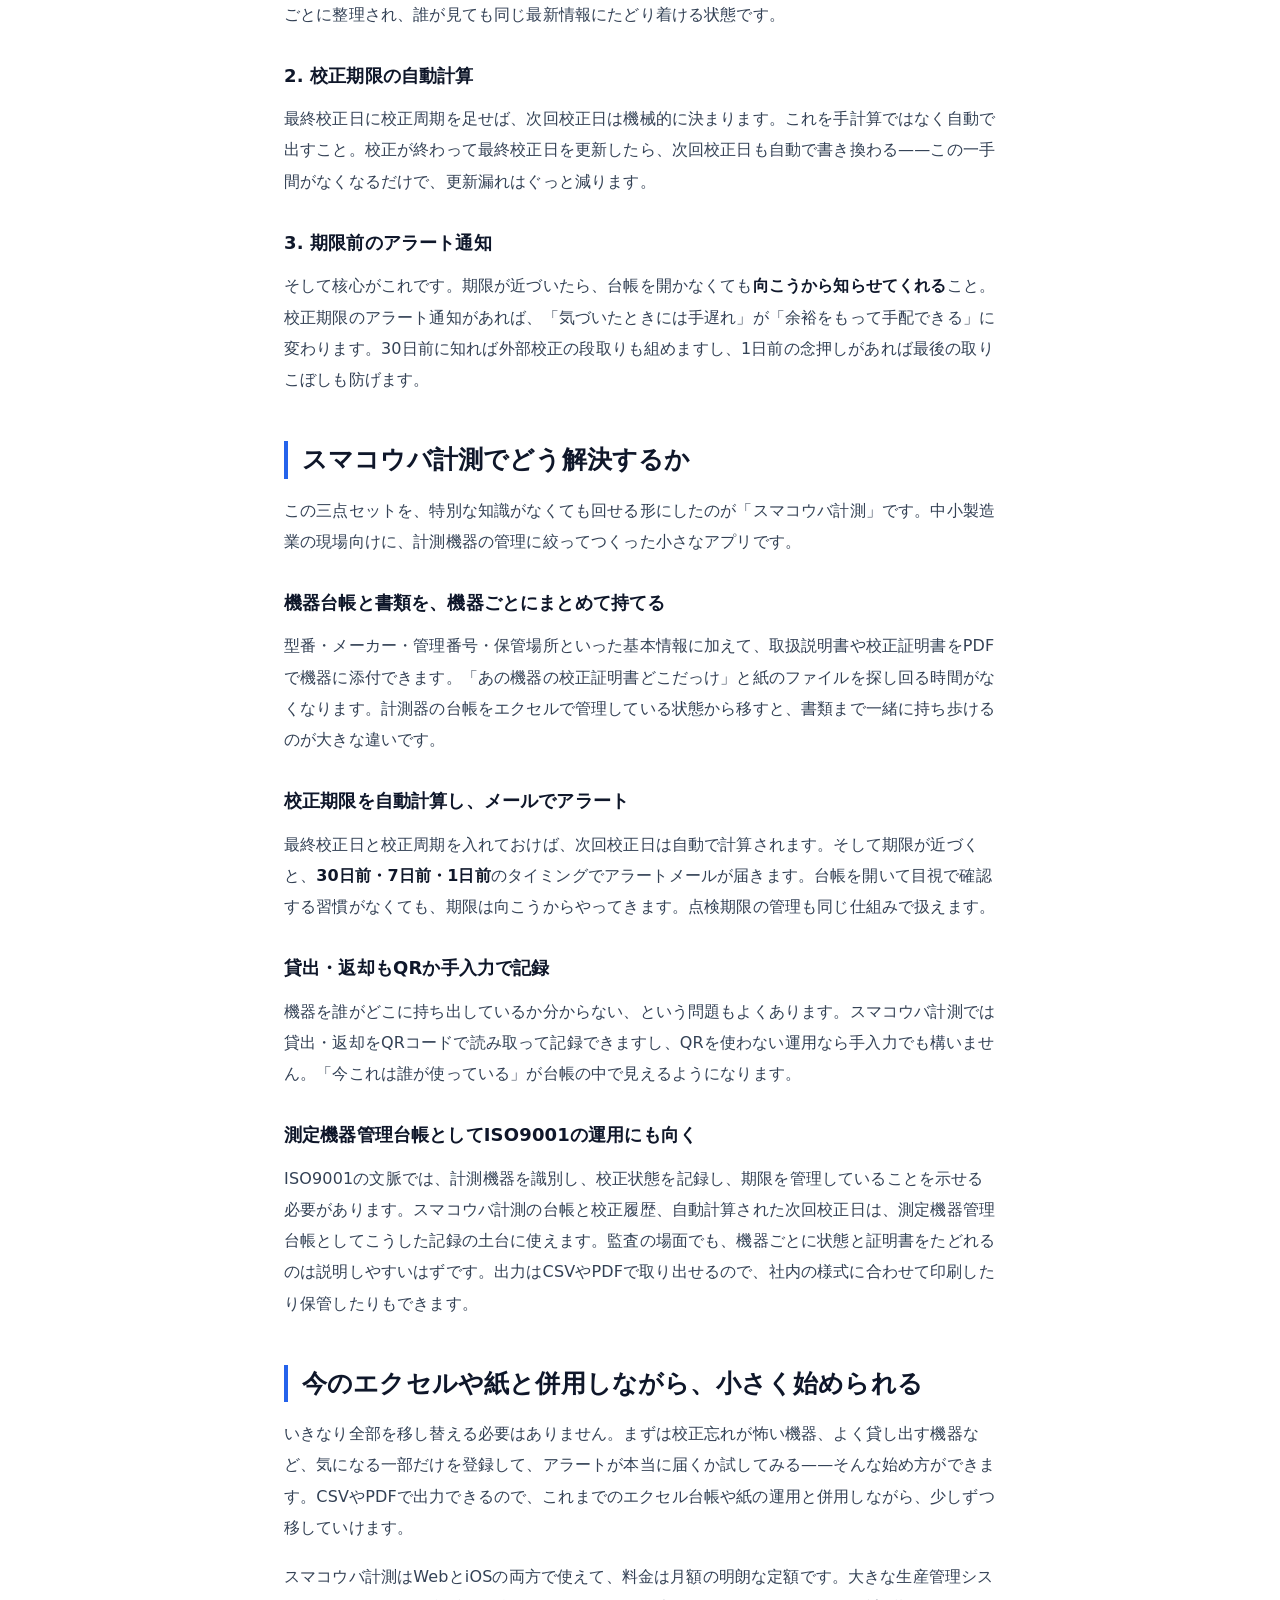
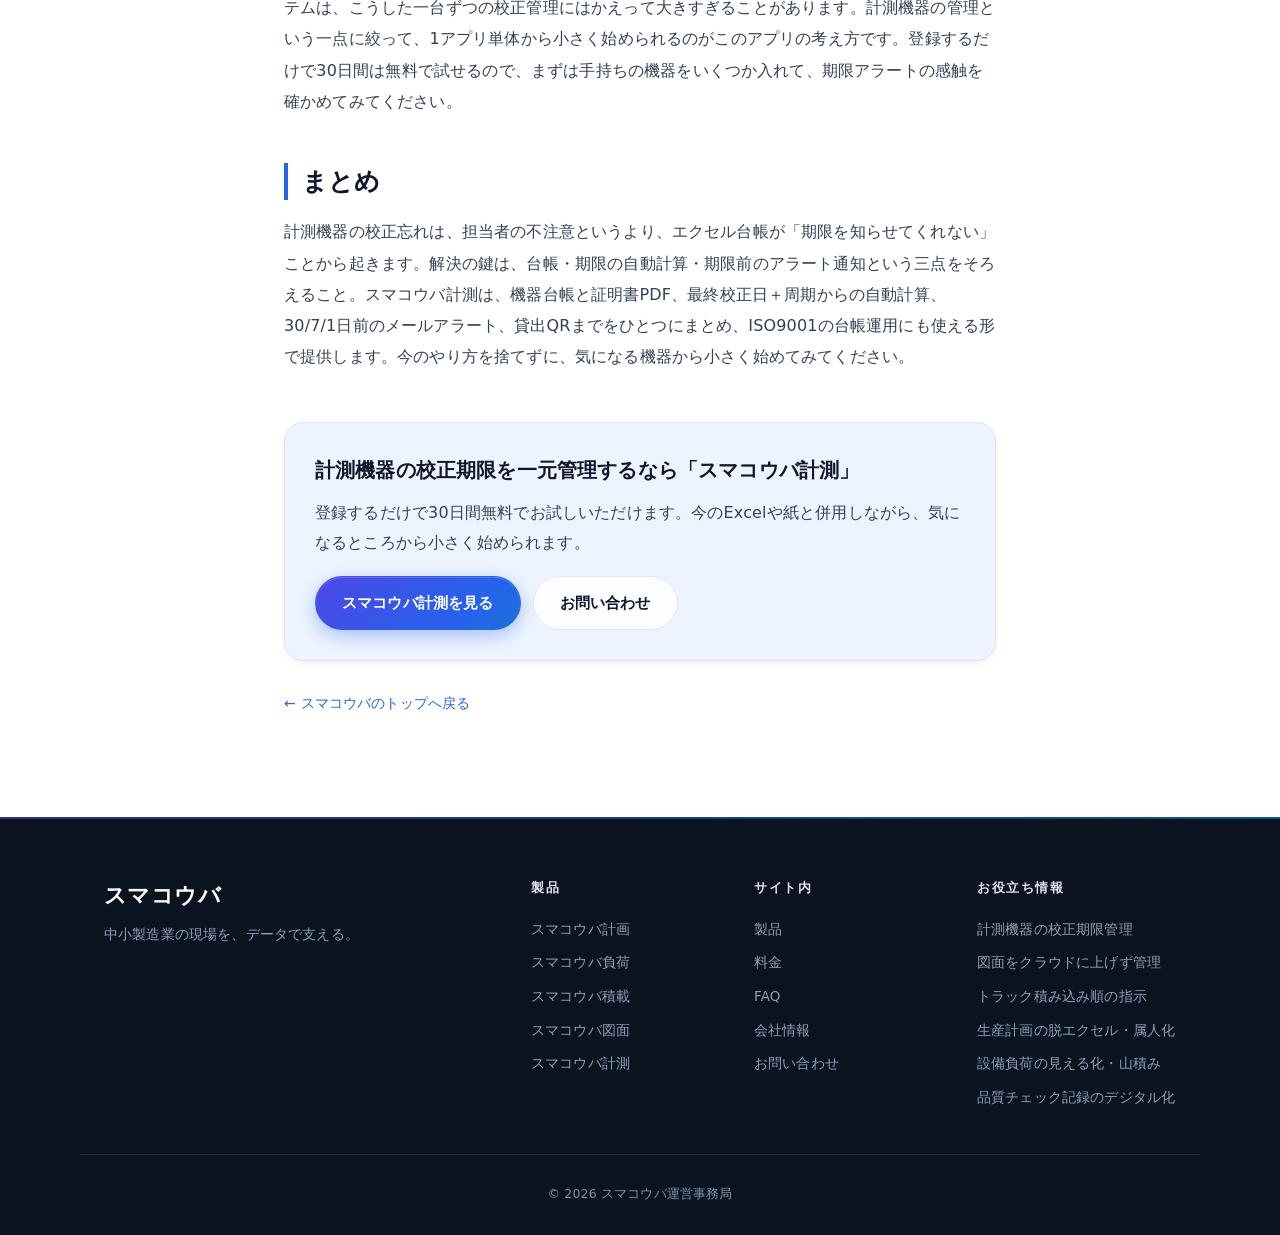
<file: guide/keisoku-calib.html>
<!DOCTYPE html>
<html lang="ja">
<head>
  <meta charset="UTF-8" />
  <meta name="viewport" content="width=device-width, initial-scale=1.0" />
  <meta name="referrer" content="strict-origin-when-cross-origin" />
  <title>計測機器の校正期限管理アプリ｜台帳とアラートで忘れない｜スマコウバ</title>
  <meta name="description" content="計測機器の校正期限が管理しきれない——Excel台帳の期限切れ見落としを、台帳＋期限自動計算＋メールアラートで防ぐ方法を、中小製造業の現場目線で具体的に解説します。" />
  <meta name="theme-color" content="#2563eb" />
  <link rel="canonical" href="https://www.sumakouba.com/guide/keisoku-calib.html" />
  <meta property="og:type" content="article" />
  <meta property="og:url" content="https://www.sumakouba.com/guide/keisoku-calib.html" />
  <meta property="og:title" content="計測機器の校正期限管理アプリ｜台帳とアラートで忘れない｜スマコウバ" />
  <meta property="og:description" content="計測機器の校正期限が管理しきれない——Excel台帳の期限切れ見落としを、台帳＋期限自動計算＋メールアラートで防ぐ方法を、中小製造業の現場目線で具体的に解説します。" />
  <meta property="og:site_name" content="スマコウバ" />
  <meta property="og:locale" content="ja_JP" />
  <meta property="og:image" content="https://www.sumakouba.com/og-image.png" />
  <meta property="og:image:width" content="1200" />
  <meta property="og:image:height" content="630" />
  <meta name="twitter:card" content="summary_large_image" />
  <meta name="twitter:image" content="https://www.sumakouba.com/og-image.png" />
  <link rel="icon" href="/favicon.svg" type="image/svg+xml" />
  <link rel="stylesheet" href="/styles.css" />
  <script type="application/ld+json">
{
  "@context": "https://schema.org",
  "@graph": [
    {
      "@type": "BlogPosting",
      "headline": "計測機器の校正期限、もう忘れない。台帳とアラートをスマホで一元管理する",
      "description": "計測機器の校正期限が管理しきれない——Excel台帳の期限切れ見落としを、台帳＋期限自動計算＋メールアラートで防ぐ方法を、中小製造業の現場目線で具体的に解説します。",
      "inLanguage": "ja",
      "datePublished": "2026-06-28",
      "dateModified": "2026-06-28",
      "mainEntityOfPage": "https://www.sumakouba.com/guide/keisoku-calib.html",
      "image": "https://www.sumakouba.com/og-image.png",
      "author": {
        "@type": "Organization",
        "name": "スマコウバ運営事務局"
      },
      "publisher": {
        "@type": "Organization",
        "name": "スマコウバ",
        "logo": {
          "@type": "ImageObject",
          "url": "https://www.sumakouba.com/og-image.png"
        }
      }
    },
    {
      "@type": "BreadcrumbList",
      "itemListElement": [
        {
          "@type": "ListItem",
          "position": 1,
          "name": "ホーム",
          "item": "https://www.sumakouba.com/"
        },
        {
          "@type": "ListItem",
          "position": 2,
          "name": "計測機器の校正期限、もう忘れない。台帳とアラートをスマホで一元管理する",
          "item": "https://www.sumakouba.com/guide/keisoku-calib.html"
        }
      ]
    }
  ]
}
  </script>
</head>
<body>
  <header class="site-header" id="top">
    <div class="container header-inner">
      <a class="brand" href="/" aria-label="スマコウバ ホーム"><span class="brand-logo" aria-hidden="true"><svg viewBox="0 0 100 100" width="36" height="36" role="img"><defs><linearGradient id="hdr-grad" x1="0" y1="0" x2="1" y2="1"><stop offset="0" stop-color="#4f46e5"/><stop offset="0.5" stop-color="#2563eb"/><stop offset="1" stop-color="#0891b2"/></linearGradient></defs><rect width="100" height="100" rx="24" fill="url(#hdr-grad)"/><text x="47" y="72" text-anchor="middle" fill="#fff" font-size="68" font-weight="900" font-family="'Hiragino Sans','Noto Sans JP',sans-serif">ス</text></svg></span><span class="brand-name">スマコウバ</span></a>
      <nav class="nav" id="nav">
        <a href="/#products">製品</a><a href="/#features">特長</a><a href="/#pricing">料金</a><a href="/#faq">FAQ</a><a href="/#company">会社情報</a>
        <a href="/#contact" class="nav-cta">お問い合わせ</a>
      </nav>
      <button class="nav-toggle" id="navToggle" aria-label="メニューを開く" aria-expanded="false" aria-controls="nav"><span></span><span></span><span></span></button>
    </div>
  </header>

  <main>
    <article class="article container">
      <nav class="breadcrumb" aria-label="パンくず"><a href="/">ホーム</a> <span aria-hidden="true">›</span> <span>お役立ち情報</span></nav>
      <header class="article-head">
        <p class="eyebrow">スマコウバ計測</p>
        <h1>計測機器の校正期限、もう忘れない。台帳とアラートをスマホで一元管理する</h1>
      </header>
      <div class="article-body">
<p>ノギス、マイクロメータ、ダイヤルゲージ、トルクレンチ、はかり——。気づけば工場のあちこちに計測機器が散らばっていて、「これ、次の校正いつだっけ？」と毎回エクセルを開いて確認している。そんな現場は少なくありません。校正そのものは外部に出せばいいのですが、本当に困るのは<strong>「期限が切れていたことに、誰も気づかなかった」</strong>という瞬間です。出荷前の検査で使った機器が実は校正切れだった、と後から判明すると、対応の手間も信用への影響も小さくありません。</p>

<p>この記事では、計測機器の校正期限をなぜ忘れてしまうのか、その根っこの理由を整理したうえで、台帳と期限の自動計算、そしてアラート通知で「忘れない仕組み」をつくる考え方を、中小製造業の現場目線でまとめます。後半では、その仕組みをそのまま形にした「スマコウバ計測」というアプリも紹介します。</p>

<h2>なぜ計測機器の校正期限は、忘れてしまうのか</h2>

<p>多くの工場では、計測器の台帳をエクセルで管理しています。機器名、管理番号、メーカー、最終校正日、次回校正日——。項目としては十分に見えます。それでも校正忘れが起きるのは、エクセル台帳に<strong>「期限が近づいても、向こうから知らせてくれない」</strong>という決定的な弱点があるからです。</p>

<p>エクセルは、人が開いて、人が見て、人が気づくことで初めて機能します。つまり、毎月誰かが台帳を開いて全機器の次回校正日を目視でチェックし続けない限り、期限切れは静かに発生します。担当者が忙しい月、休んだ週、引き継ぎが曖昧だった時期——そこに穴があきます。</p>

<ul>
<li>次回校正日の計算が手作業で、入力ミスや更新漏れが起きる</li>
<li>ファイルが複数の場所にコピーされ、どれが最新か分からなくなる</li>
<li>担当者一人の頭の中だけに「そろそろあの機器」という記憶が残り、属人化する</li>
<li>期限が近づいても通知がないため、気づくのはたいてい使う直前か、使った後</li>
</ul>

<p>「計測機器 校正 期限 管理 アプリ」を探し始める方の多くは、この「気づけなさ」に限界を感じています。台帳そのものが悪いのではなく、台帳に<strong>「自動で計算する」「向こうから知らせる」</strong>機能が足りないのです。</p>

<h2>答えは「台帳＋期限の自動計算＋アラート」の三点セット</h2>

<p>校正忘れをなくす仕組みは、突き詰めるとシンプルです。次の三つがそろっていれば、人の記憶に頼らなくても期限切れは防げます。</p>

<h3>1. 一元化された台帳</h3>
<p>機器の情報が一か所に集まっていること。型番・メーカー・管理番号・保管場所・校正周期が機器ごとに整理され、誰が見ても同じ最新情報にたどり着ける状態です。</p>

<h3>2. 校正期限の自動計算</h3>
<p>最終校正日に校正周期を足せば、次回校正日は機械的に決まります。これを手計算ではなく自動で出すこと。校正が終わって最終校正日を更新したら、次回校正日も自動で書き換わる——この一手間がなくなるだけで、更新漏れはぐっと減ります。</p>

<h3>3. 期限前のアラート通知</h3>
<p>そして核心がこれです。期限が近づいたら、台帳を開かなくても<strong>向こうから知らせてくれる</strong>こと。校正期限のアラート通知があれば、「気づいたときには手遅れ」が「余裕をもって手配できる」に変わります。30日前に知れば外部校正の段取りも組めますし、1日前の念押しがあれば最後の取りこぼしも防げます。</p>

<h2>スマコウバ計測でどう解決するか</h2>

<p>この三点セットを、特別な知識がなくても回せる形にしたのが「スマコウバ計測」です。中小製造業の現場向けに、計測機器の管理に絞ってつくった小さなアプリです。</p>

<h3>機器台帳と書類を、機器ごとにまとめて持てる</h3>
<p>型番・メーカー・管理番号・保管場所といった基本情報に加えて、取扱説明書や校正証明書をPDFで機器に添付できます。「あの機器の校正証明書どこだっけ」と紙のファイルを探し回る時間がなくなります。計測器の台帳をエクセルで管理している状態から移すと、書類まで一緒に持ち歩けるのが大きな違いです。</p>

<h3>校正期限を自動計算し、メールでアラート</h3>
<p>最終校正日と校正周期を入れておけば、次回校正日は自動で計算されます。そして期限が近づくと、<strong>30日前・7日前・1日前</strong>のタイミングでアラートメールが届きます。台帳を開いて目視で確認する習慣がなくても、期限は向こうからやってきます。点検期限の管理も同じ仕組みで扱えます。</p>

<h3>貸出・返却もQRか手入力で記録</h3>
<p>機器を誰がどこに持ち出しているか分からない、という問題もよくあります。スマコウバ計測では貸出・返却をQRコードで読み取って記録できますし、QRを使わない運用なら手入力でも構いません。「今これは誰が使っている」が台帳の中で見えるようになります。</p>

<h3>測定機器管理台帳としてISO9001の運用にも向く</h3>
<p>ISO9001の文脈では、計測機器を識別し、校正状態を記録し、期限を管理していることを示せる必要があります。スマコウバ計測の台帳と校正履歴、自動計算された次回校正日は、測定機器管理台帳としてこうした記録の土台に使えます。監査の場面でも、機器ごとに状態と証明書をたどれるのは説明しやすいはずです。出力はCSVやPDFで取り出せるので、社内の様式に合わせて印刷したり保管したりもできます。</p>

<h2>今のエクセルや紙と併用しながら、小さく始められる</h2>

<p>いきなり全部を移し替える必要はありません。まずは校正忘れが怖い機器、よく貸し出す機器など、気になる一部だけを登録して、アラートが本当に届くか試してみる——そんな始め方ができます。CSVやPDFで出力できるので、これまでのエクセル台帳や紙の運用と併用しながら、少しずつ移していけます。</p>

<p>スマコウバ計測はWebとiOSの両方で使えて、料金は月額の明朗な定額です。大きな生産管理システムは、こうした一台ずつの校正管理にはかえって大きすぎることがあります。計測機器の管理という一点に絞って、1アプリ単体から小さく始められるのがこのアプリの考え方です。登録するだけで30日間は無料で試せるので、まずは手持ちの機器をいくつか入れて、期限アラートの感触を確かめてみてください。</p>

<h2>まとめ</h2>

<p>計測機器の校正忘れは、担当者の不注意というより、エクセル台帳が「期限を知らせてくれない」ことから起きます。解決の鍵は、台帳・期限の自動計算・期限前のアラート通知という三点をそろえること。スマコウバ計測は、機器台帳と証明書PDF、最終校正日＋周期からの自動計算、30/7/1日前のメールアラート、貸出QRまでをひとつにまとめ、ISO9001の台帳運用にも使える形で提供します。今のやり方を捨てずに、気になる機器から小さく始めてみてください。</p>
      </div>
      <aside class="article-cta accent-amber">
        <h2>計測機器の校正期限を一元管理するなら「スマコウバ計測」</h2>
        <p>登録するだけで30日間無料でお試しいただけます。今のExcelや紙と併用しながら、気になるところから小さく始められます。</p>
        <div class="article-cta-actions">
          <a class="btn btn-primary" href="https://sumakouba-keisoku.vercel.app/login" target="_blank" rel="noopener">スマコウバ計測を見る</a>
          <a class="btn btn-ghost" href="/#contact">お問い合わせ</a>
        </div>
      </aside>
      <p class="article-back"><a href="/">← スマコウバのトップへ戻る</a></p>
    </article>
  </main>

  <footer class="site-footer">
    <div class="container footer-inner">
      <div class="footer-brand"><span class="brand-name">スマコウバ</span><p>中小製造業の現場を、データで支える。</p></div>
      <div class="footer-cols">
        <div class="footer-col"><h4>製品</h4>
          <a href="https://sumakouba-production-plan.vercel.app" target="_blank" rel="noopener">スマコウバ計画</a>
          <a href="https://sumakouba-production-load-calc.vercel.app" target="_blank" rel="noopener">スマコウバ負荷</a>
          <a href="https://sumakouba-truck-loader.vercel.app" target="_blank" rel="noopener">スマコウバ積載</a>
          <a href="https://sumakouba-zumen.vercel.app" target="_blank" rel="noopener">スマコウバ図面</a>
          <a href="https://sumakouba-keisoku.vercel.app" target="_blank" rel="noopener">スマコウバ計測</a></div>
        <div class="footer-col"><h4>サイト内</h4>
          <a href="/#products">製品</a><a href="/#pricing">料金</a><a href="/#faq">FAQ</a><a href="/#company">会社情報</a><a href="/#contact">お問い合わせ</a></div>
        <div class="footer-col"><h4>お役立ち情報</h4>
          <a href="/guide/keisoku-calib.html">計測機器の校正期限管理</a>
          <a href="/guide/zumen-offline.html">図面をクラウドに上げず管理</a>
          <a href="/guide/sekisai-shiji.html">トラック積み込み順の指示</a>
          <a href="/guide/plan-excel.html">生産計画の脱エクセル・属人化</a>
          <a href="/guide/load-yamazumi.html">設備負荷の見える化・山積み</a>
          <a href="/guide/hinshitsu-qc.html">品質チェック記録のデジタル化</a>
</div>
      </div>
    </div>
    <div class="container footer-bottom"><small>© <span id="year">2026</span> スマコウバ運営事務局</small></div>
  </footer>

  <script src="/script.js"></script>
</body>
</html>
</file>
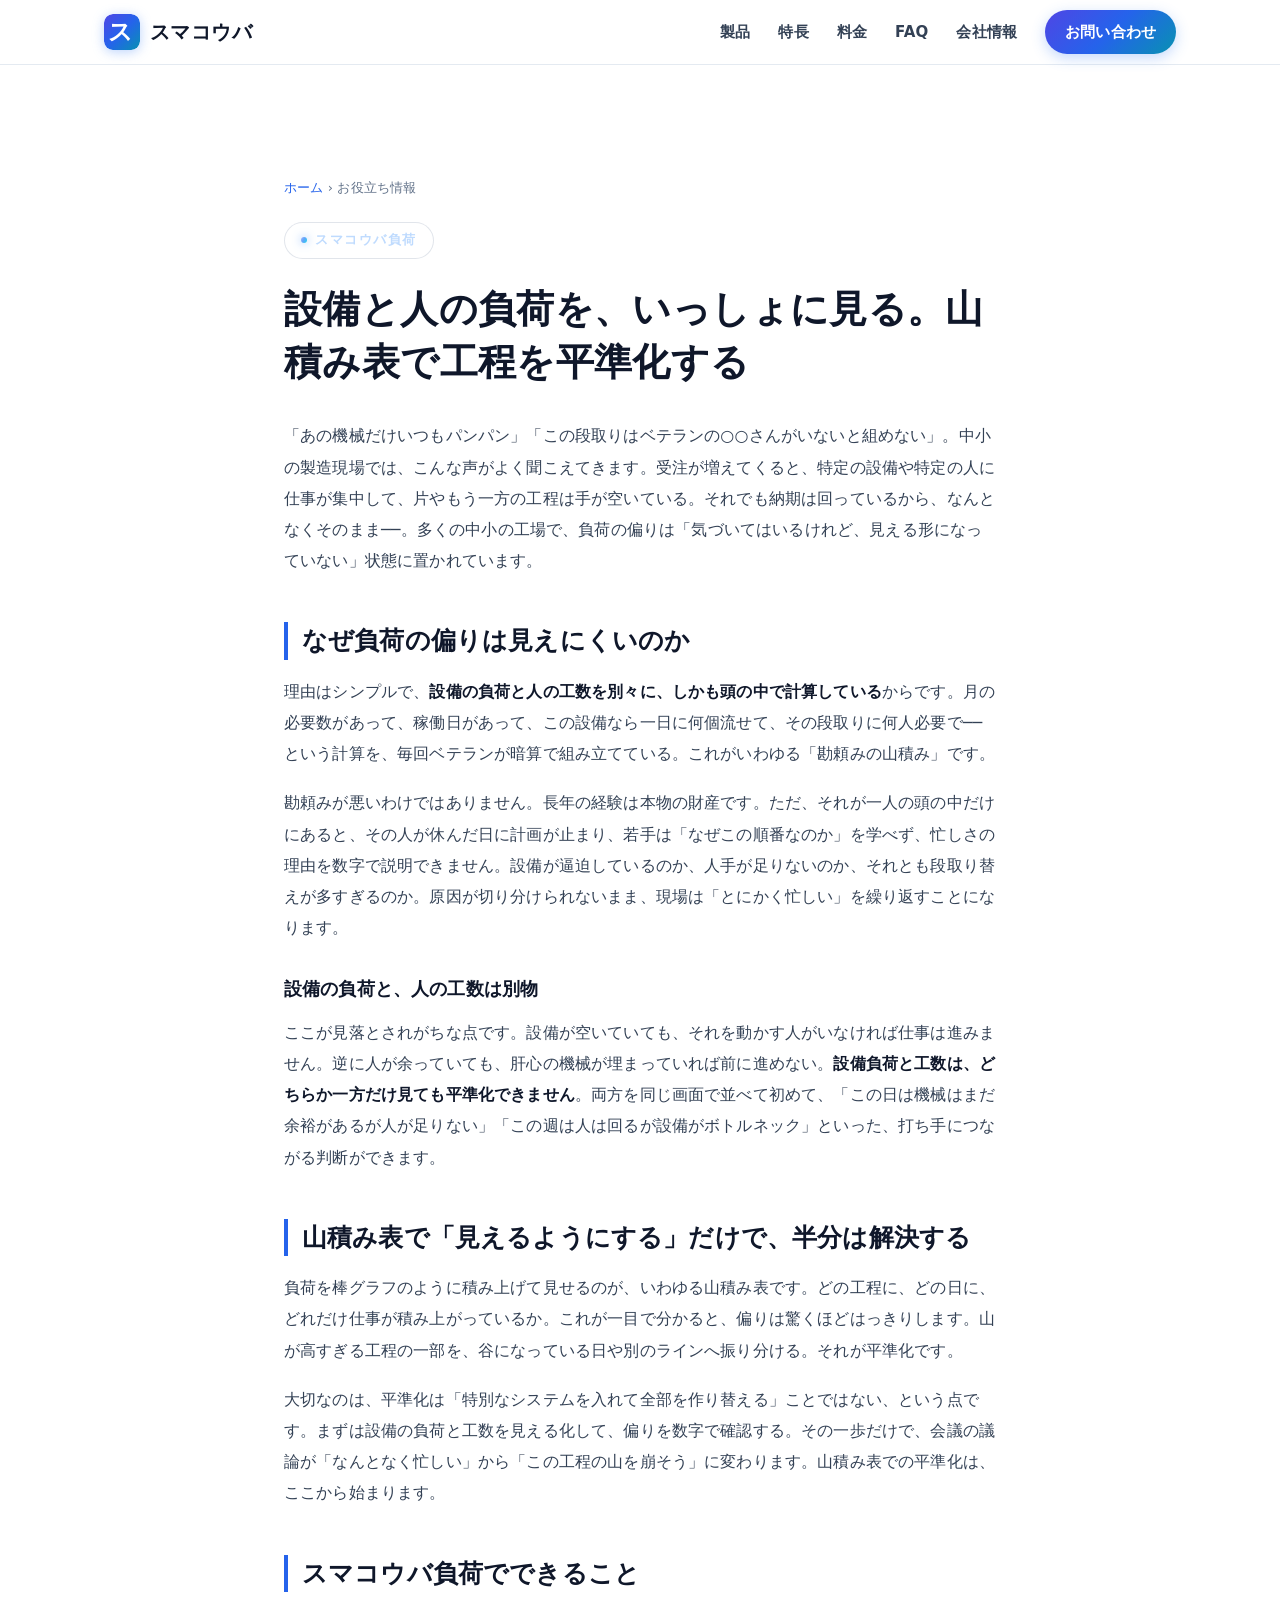
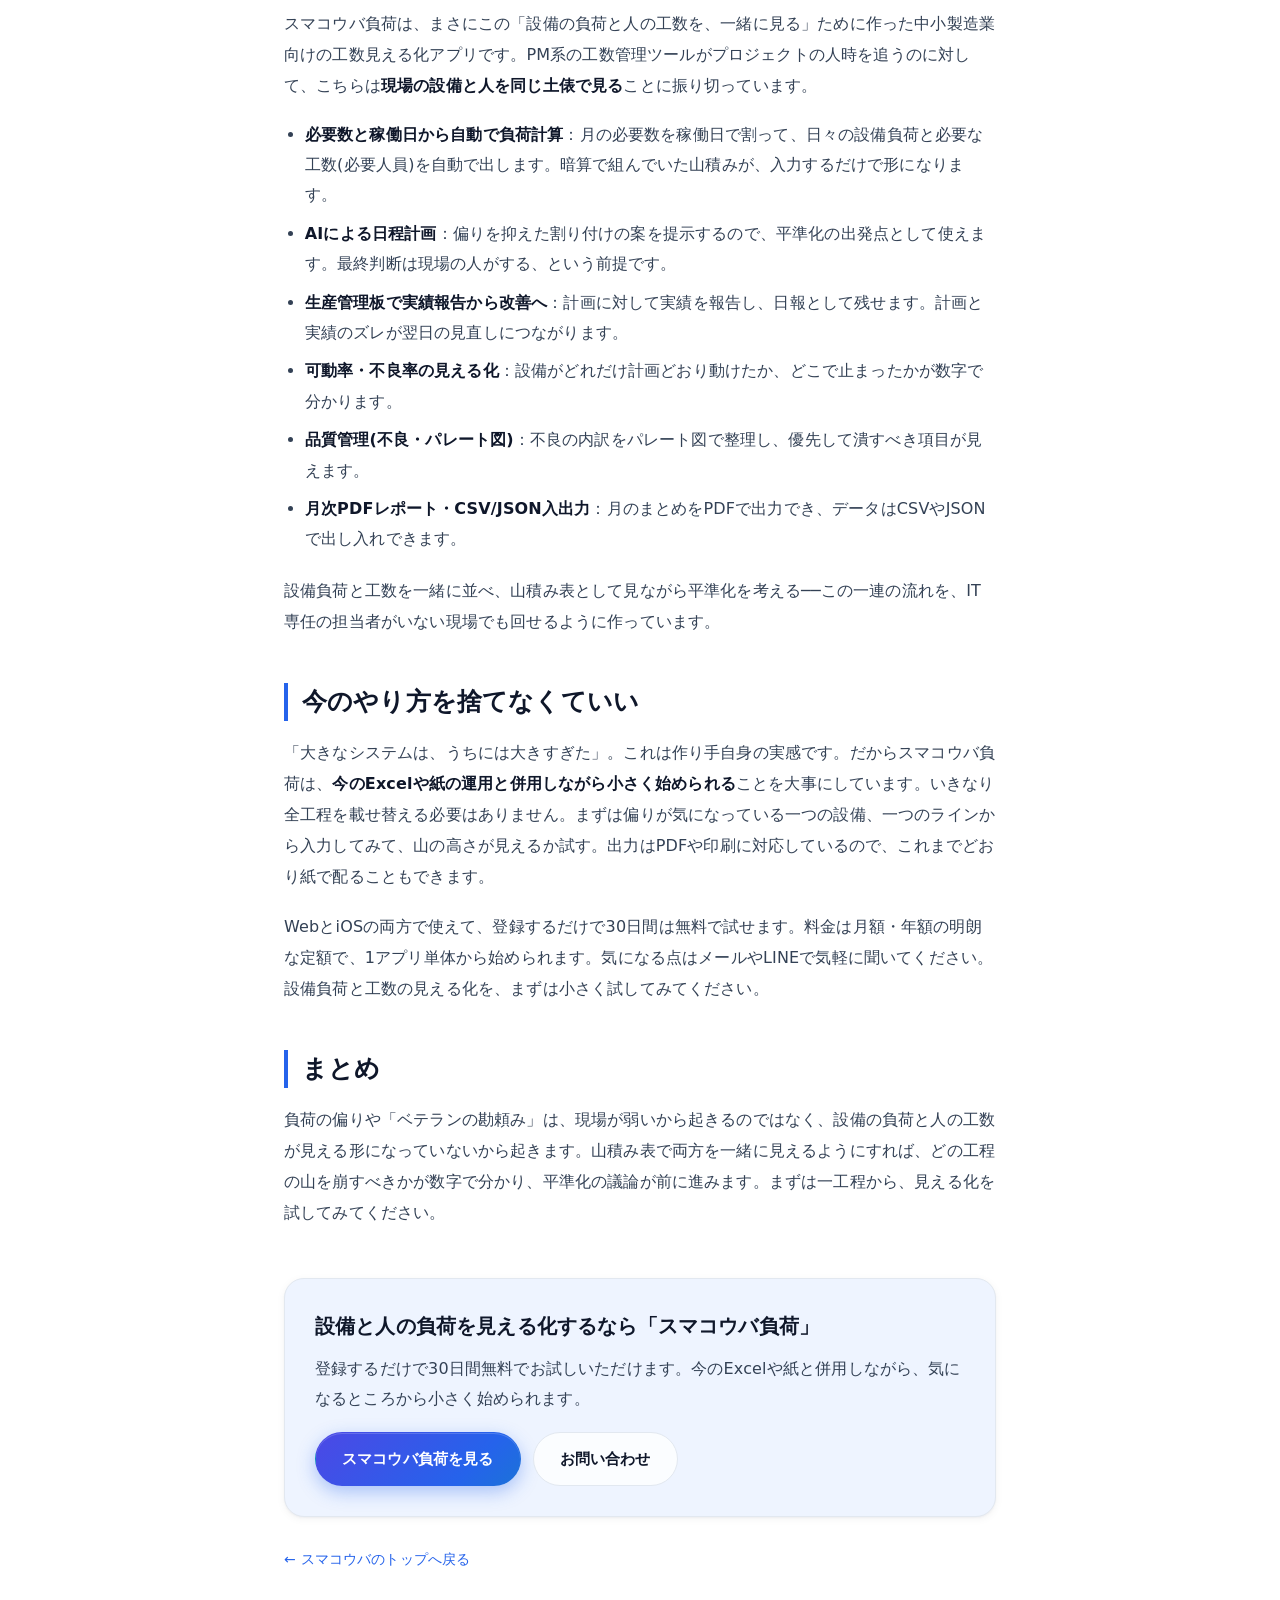
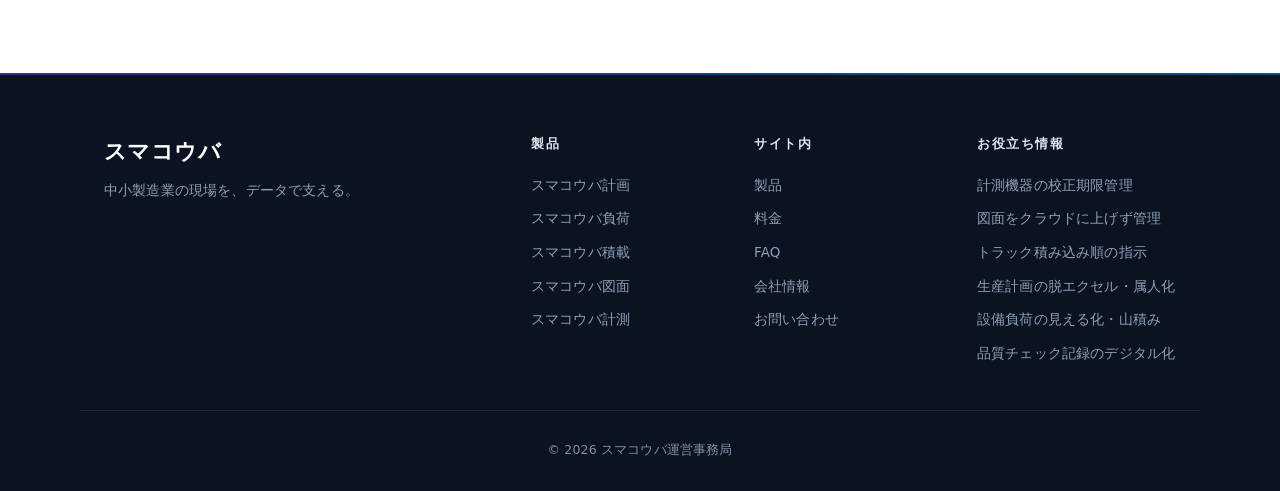
<file: guide/load-yamazumi.html>
<!DOCTYPE html>
<html lang="ja">
<head>
  <meta charset="UTF-8" />
  <meta name="viewport" content="width=device-width, initial-scale=1.0" />
  <meta name="referrer" content="strict-origin-when-cross-origin" />
  <title>設備負荷と工数を見える化｜山積み表で工程平準化｜スマコウバ</title>
  <meta name="description" content="設備の負荷と人の工数がベテランの勘頼みで、特定の工程に偏っていませんか。山積み表で見える化し、無理なく平準化する考え方と、スマコウバ負荷でできることを現場目線でまとめました。" />
  <meta name="theme-color" content="#2563eb" />
  <link rel="canonical" href="https://www.sumakouba.com/guide/load-yamazumi.html" />
  <meta property="og:type" content="article" />
  <meta property="og:url" content="https://www.sumakouba.com/guide/load-yamazumi.html" />
  <meta property="og:title" content="設備負荷と工数を見える化｜山積み表で工程平準化｜スマコウバ" />
  <meta property="og:description" content="設備の負荷と人の工数がベテランの勘頼みで、特定の工程に偏っていませんか。山積み表で見える化し、無理なく平準化する考え方と、スマコウバ負荷でできることを現場目線でまとめました。" />
  <meta property="og:site_name" content="スマコウバ" />
  <meta property="og:locale" content="ja_JP" />
  <meta property="og:image" content="https://www.sumakouba.com/og-image.png" />
  <meta property="og:image:width" content="1200" />
  <meta property="og:image:height" content="630" />
  <meta name="twitter:card" content="summary_large_image" />
  <meta name="twitter:image" content="https://www.sumakouba.com/og-image.png" />
  <link rel="icon" href="/favicon.svg" type="image/svg+xml" />
  <link rel="stylesheet" href="/styles.css" />
  <script type="application/ld+json">
{
  "@context": "https://schema.org",
  "@graph": [
    {
      "@type": "BlogPosting",
      "headline": "設備と人の負荷を、いっしょに見る。山積み表で工程を平準化する",
      "description": "設備の負荷と人の工数がベテランの勘頼みで、特定の工程に偏っていませんか。山積み表で見える化し、無理なく平準化する考え方と、スマコウバ負荷でできることを現場目線でまとめました。",
      "inLanguage": "ja",
      "datePublished": "2026-06-29",
      "dateModified": "2026-06-29",
      "mainEntityOfPage": "https://www.sumakouba.com/guide/load-yamazumi.html",
      "image": "https://www.sumakouba.com/og-image.png",
      "author": {
        "@type": "Organization",
        "name": "スマコウバ運営事務局"
      },
      "publisher": {
        "@type": "Organization",
        "name": "スマコウバ",
        "logo": {
          "@type": "ImageObject",
          "url": "https://www.sumakouba.com/og-image.png"
        }
      }
    },
    {
      "@type": "BreadcrumbList",
      "itemListElement": [
        {
          "@type": "ListItem",
          "position": 1,
          "name": "ホーム",
          "item": "https://www.sumakouba.com/"
        },
        {
          "@type": "ListItem",
          "position": 2,
          "name": "設備と人の負荷を、いっしょに見る。山積み表で工程を平準化する",
          "item": "https://www.sumakouba.com/guide/load-yamazumi.html"
        }
      ]
    }
  ]
}
  </script>
</head>
<body>
  <header class="site-header" id="top">
    <div class="container header-inner">
      <a class="brand" href="/" aria-label="スマコウバ ホーム"><span class="brand-logo" aria-hidden="true"><svg viewBox="0 0 100 100" width="36" height="36" role="img"><defs><linearGradient id="hdr-grad" x1="0" y1="0" x2="1" y2="1"><stop offset="0" stop-color="#4f46e5"/><stop offset="0.5" stop-color="#2563eb"/><stop offset="1" stop-color="#0891b2"/></linearGradient></defs><rect width="100" height="100" rx="24" fill="url(#hdr-grad)"/><text x="47" y="72" text-anchor="middle" fill="#fff" font-size="68" font-weight="900" font-family="'Hiragino Sans','Noto Sans JP',sans-serif">ス</text></svg></span><span class="brand-name">スマコウバ</span></a>
      <nav class="nav" id="nav">
        <a href="/#products">製品</a><a href="/#features">特長</a><a href="/#pricing">料金</a><a href="/#faq">FAQ</a><a href="/#company">会社情報</a>
        <a href="/#contact" class="nav-cta">お問い合わせ</a>
      </nav>
      <button class="nav-toggle" id="navToggle" aria-label="メニューを開く" aria-expanded="false" aria-controls="nav"><span></span><span></span><span></span></button>
    </div>
  </header>
  <main>
    <article class="article container">
      <nav class="breadcrumb" aria-label="パンくず"><a href="/">ホーム</a> <span aria-hidden="true">›</span> <span>お役立ち情報</span></nav>
      <header class="article-head">
        <p class="eyebrow">スマコウバ負荷</p>
        <h1>設備と人の負荷を、いっしょに見る。山積み表で工程を平準化する</h1>
      </header>
      <div class="article-body">
<p>「あの機械だけいつもパンパン」「この段取りはベテランの○○さんがいないと組めない」。中小の製造現場では、こんな声がよく聞こえてきます。受注が増えてくると、特定の設備や特定の人に仕事が集中して、片やもう一方の工程は手が空いている。それでも納期は回っているから、なんとなくそのまま──。多くの中小の工場で、負荷の偏りは「気づいてはいるけれど、見える形になっていない」状態に置かれています。</p>
<h2>なぜ負荷の偏りは見えにくいのか</h2>
<p>理由はシンプルで、<strong>設備の負荷と人の工数を別々に、しかも頭の中で計算している</strong>からです。月の必要数があって、稼働日があって、この設備なら一日に何個流せて、その段取りに何人必要で──という計算を、毎回ベテランが暗算で組み立てている。これがいわゆる「勘頼みの山積み」です。</p>
<p>勘頼みが悪いわけではありません。長年の経験は本物の財産です。ただ、それが一人の頭の中だけにあると、その人が休んだ日に計画が止まり、若手は「なぜこの順番なのか」を学べず、忙しさの理由を数字で説明できません。設備が逼迫しているのか、人手が足りないのか、それとも段取り替えが多すぎるのか。原因が切り分けられないまま、現場は「とにかく忙しい」を繰り返すことになります。</p>
<h3>設備の負荷と、人の工数は別物</h3>
<p>ここが見落とされがちな点です。設備が空いていても、それを動かす人がいなければ仕事は進みません。逆に人が余っていても、肝心の機械が埋まっていれば前に進めない。<strong>設備負荷と工数は、どちらか一方だけ見ても平準化できません</strong>。両方を同じ画面で並べて初めて、「この日は機械はまだ余裕があるが人が足りない」「この週は人は回るが設備がボトルネック」といった、打ち手につながる判断ができます。</p>
<h2>山積み表で「見えるようにする」だけで、半分は解決する</h2>
<p>負荷を棒グラフのように積み上げて見せるのが、いわゆる山積み表です。どの工程に、どの日に、どれだけ仕事が積み上がっているか。これが一目で分かると、偏りは驚くほどはっきりします。山が高すぎる工程の一部を、谷になっている日や別のラインへ振り分ける。それが平準化です。</p>
<p>大切なのは、平準化は「特別なシステムを入れて全部を作り替える」ことではない、という点です。まずは設備の負荷と工数を見える化して、偏りを数字で確認する。その一歩だけで、会議の議論が「なんとなく忙しい」から「この工程の山を崩そう」に変わります。山積み表での平準化は、ここから始まります。</p>
<h2>スマコウバ負荷でできること</h2>
<p>スマコウバ負荷は、まさにこの「設備の負荷と人の工数を、一緒に見る」ために作った中小製造業向けの工数見える化アプリです。PM系の工数管理ツールがプロジェクトの人時を追うのに対して、こちらは<strong>現場の設備と人を同じ土俵で見る</strong>ことに振り切っています。</p>
<ul>
<li><strong>必要数と稼働日から自動で負荷計算</strong>：月の必要数を稼働日で割って、日々の設備負荷と必要な工数(必要人員)を自動で出します。暗算で組んでいた山積みが、入力するだけで形になります。</li>
<li><strong>AIによる日程計画</strong>：偏りを抑えた割り付けの案を提示するので、平準化の出発点として使えます。最終判断は現場の人がする、という前提です。</li>
<li><strong>生産管理板で実績報告から改善へ</strong>：計画に対して実績を報告し、日報として残せます。計画と実績のズレが翌日の見直しにつながります。</li>
<li><strong>可動率・不良率の見える化</strong>：設備がどれだけ計画どおり動けたか、どこで止まったかが数字で分かります。</li>
<li><strong>品質管理(不良・パレート図)</strong>：不良の内訳をパレート図で整理し、優先して潰すべき項目が見えます。</li>
<li><strong>月次PDFレポート・CSV/JSON入出力</strong>：月のまとめをPDFで出力でき、データはCSVやJSONで出し入れできます。</li>
</ul>
<p>設備負荷と工数を一緒に並べ、山積み表として見ながら平準化を考える──この一連の流れを、IT専任の担当者がいない現場でも回せるように作っています。</p>
<h2>今のやり方を捨てなくていい</h2>
<p>「大きなシステムは、うちには大きすぎた」。これは作り手自身の実感です。だからスマコウバ負荷は、<strong>今のExcelや紙の運用と併用しながら小さく始められる</strong>ことを大事にしています。いきなり全工程を載せ替える必要はありません。まずは偏りが気になっている一つの設備、一つのラインから入力してみて、山の高さが見えるか試す。出力はPDFや印刷に対応しているので、これまでどおり紙で配ることもできます。</p>
<p>WebとiOSの両方で使えて、登録するだけで30日間は無料で試せます。料金は月額・年額の明朗な定額で、1アプリ単体から始められます。気になる点はメールやLINEで気軽に聞いてください。設備負荷と工数の見える化を、まずは小さく試してみてください。</p>
<h2>まとめ</h2>
<p>負荷の偏りや「ベテランの勘頼み」は、現場が弱いから起きるのではなく、設備の負荷と人の工数が見える形になっていないから起きます。山積み表で両方を一緒に見えるようにすれば、どの工程の山を崩すべきかが数字で分かり、平準化の議論が前に進みます。まずは一工程から、見える化を試してみてください。</p>
      </div>
      <aside class="article-cta accent-cyan">
        <h2>設備と人の負荷を見える化するなら「スマコウバ負荷」</h2>
        <p>登録するだけで30日間無料でお試しいただけます。今のExcelや紙と併用しながら、気になるところから小さく始められます。</p>
        <div class="article-cta-actions">
          <a class="btn btn-primary" href="https://sumakouba-production-load-calc.vercel.app" target="_blank" rel="noopener">スマコウバ負荷を見る</a>
          <a class="btn btn-ghost" href="/#contact">お問い合わせ</a>
        </div>
      </aside>
      <p class="article-back"><a href="/">← スマコウバのトップへ戻る</a></p>
    </article>
  </main>

  <footer class="site-footer">
    <div class="container footer-inner">
      <div class="footer-brand"><span class="brand-name">スマコウバ</span><p>中小製造業の現場を、データで支える。</p></div>
      <div class="footer-cols">
        <div class="footer-col"><h4>製品</h4>
          <a href="https://sumakouba-production-plan.vercel.app" target="_blank" rel="noopener">スマコウバ計画</a>
          <a href="https://sumakouba-production-load-calc.vercel.app" target="_blank" rel="noopener">スマコウバ負荷</a>
          <a href="https://sumakouba-truck-loader.vercel.app" target="_blank" rel="noopener">スマコウバ積載</a>
          <a href="https://sumakouba-zumen.vercel.app" target="_blank" rel="noopener">スマコウバ図面</a>
          <a href="https://sumakouba-keisoku.vercel.app" target="_blank" rel="noopener">スマコウバ計測</a></div>
        <div class="footer-col"><h4>サイト内</h4>
          <a href="/#products">製品</a><a href="/#pricing">料金</a><a href="/#faq">FAQ</a><a href="/#company">会社情報</a><a href="/#contact">お問い合わせ</a></div>
        <div class="footer-col"><h4>お役立ち情報</h4>
          <a href="/guide/keisoku-calib.html">計測機器の校正期限管理</a>
          <a href="/guide/zumen-offline.html">図面をクラウドに上げず管理</a>
          <a href="/guide/sekisai-shiji.html">トラック積み込み順の指示</a>
          <a href="/guide/plan-excel.html">生産計画の脱エクセル・属人化</a>
          <a href="/guide/load-yamazumi.html">設備負荷の見える化・山積み</a>
          <a href="/guide/hinshitsu-qc.html">品質チェック記録のデジタル化</a>
</div>
      </div>
    </div>
    <div class="container footer-bottom"><small>© <span id="year">2026</span> スマコウバ運営事務局</small></div>
  </footer>

  <script src="/script.js"></script>
</body>
</html>
</file>
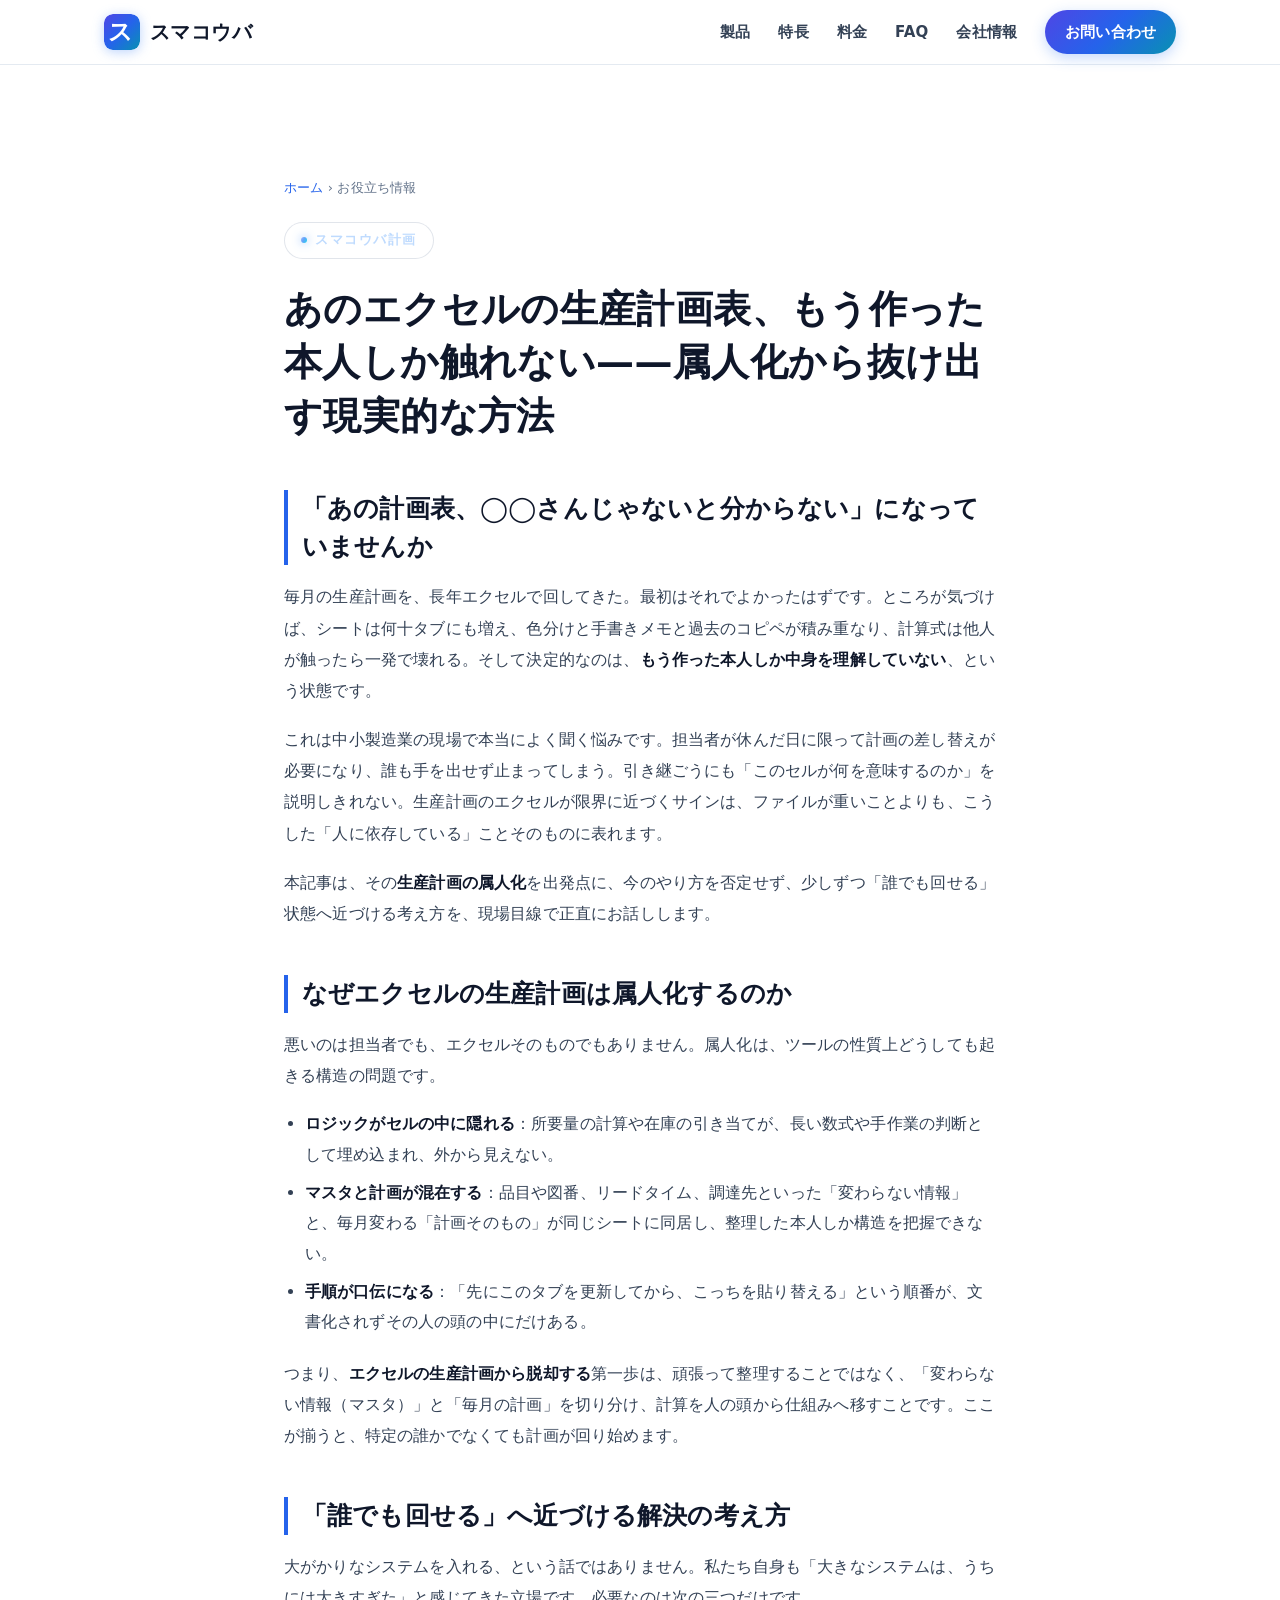
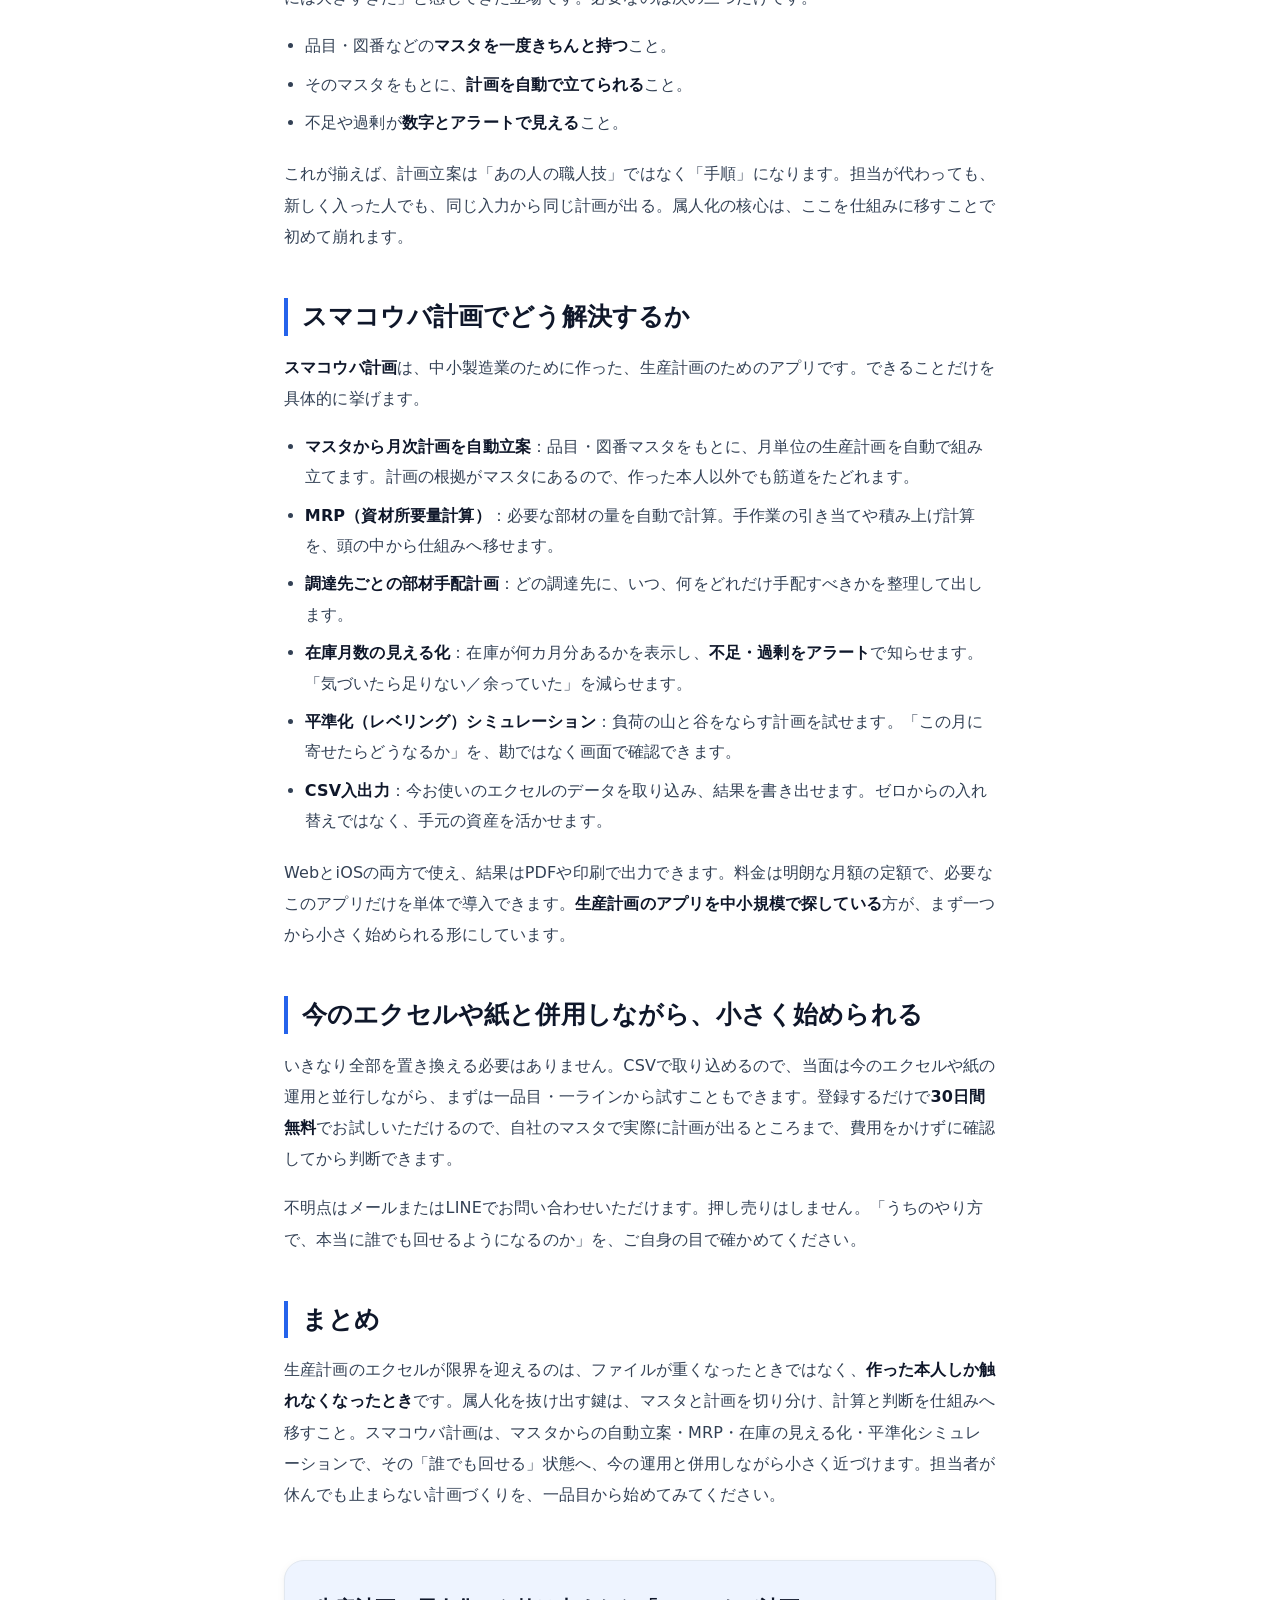
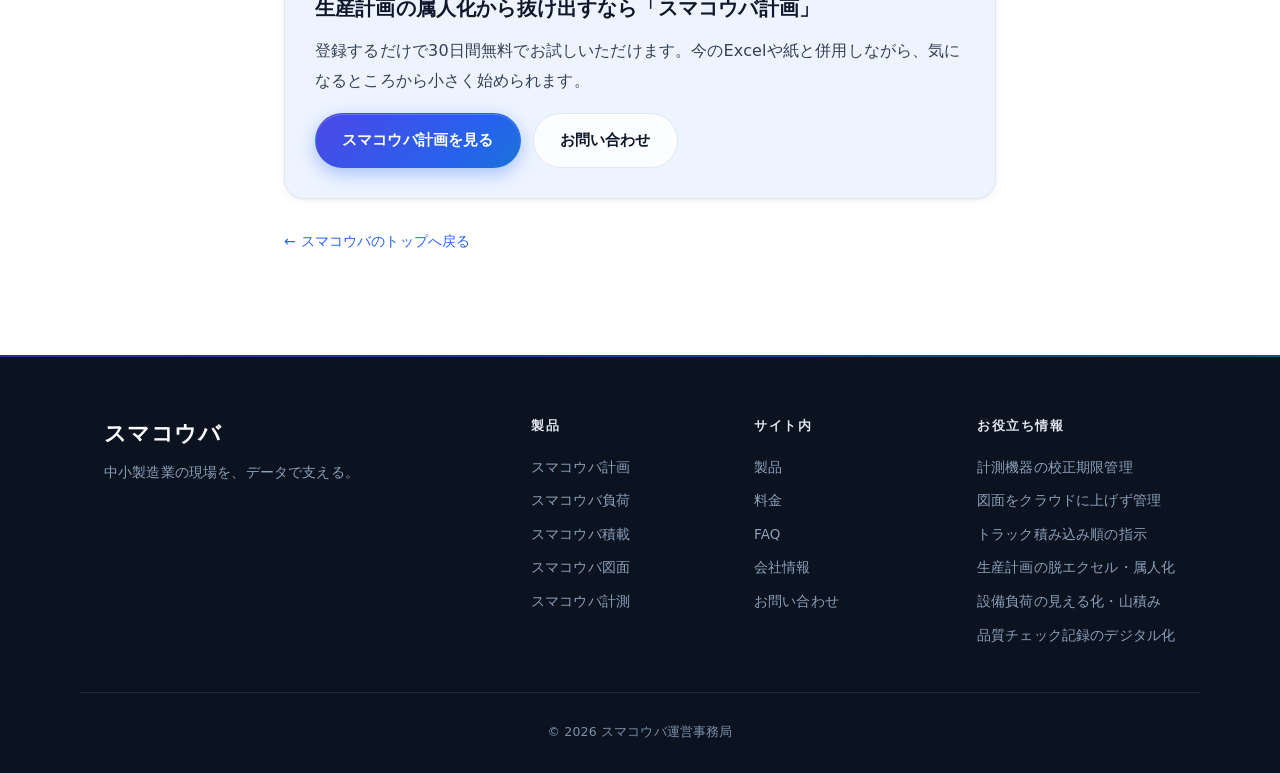
<file: guide/plan-excel.html>
<!DOCTYPE html>
<html lang="ja">
<head>
  <meta charset="UTF-8" />
  <meta name="viewport" content="width=device-width, initial-scale=1.0" />
  <meta name="referrer" content="strict-origin-when-cross-origin" />
  <title>生産計画のエクセルが属人化｜本人しか触れない悩みの抜け道｜スマコウバ計画</title>
  <meta name="description" content="生産計画のエクセルが属人化し、作った本人しか触れない——担当者が休むと回らない現場のための脱却法。マスタと自動立案で誰でも回せる仕組みへ。中小製造業向けに正直に解説します。" />
  <meta name="theme-color" content="#2563eb" />
  <link rel="canonical" href="https://www.sumakouba.com/guide/plan-excel.html" />
  <meta property="og:type" content="article" />
  <meta property="og:url" content="https://www.sumakouba.com/guide/plan-excel.html" />
  <meta property="og:title" content="生産計画のエクセルが属人化｜本人しか触れない悩みの抜け道｜スマコウバ計画" />
  <meta property="og:description" content="生産計画のエクセルが属人化し、作った本人しか触れない——担当者が休むと回らない現場のための脱却法。マスタと自動立案で誰でも回せる仕組みへ。中小製造業向けに正直に解説します。" />
  <meta property="og:site_name" content="スマコウバ" />
  <meta property="og:locale" content="ja_JP" />
  <meta property="og:image" content="https://www.sumakouba.com/og-image.png" />
  <meta property="og:image:width" content="1200" />
  <meta property="og:image:height" content="630" />
  <meta name="twitter:card" content="summary_large_image" />
  <meta name="twitter:image" content="https://www.sumakouba.com/og-image.png" />
  <link rel="icon" href="/favicon.svg" type="image/svg+xml" />
  <link rel="stylesheet" href="/styles.css" />
  <script type="application/ld+json">
{
  "@context": "https://schema.org",
  "@graph": [
    {
      "@type": "BlogPosting",
      "headline": "あのエクセルの生産計画表、もう作った本人しか触れない——属人化から抜け出す現実的な方法",
      "description": "生産計画のエクセルが属人化し、作った本人しか触れない——担当者が休むと回らない現場のための脱却法。マスタと自動立案で誰でも回せる仕組みへ。中小製造業向けに正直に解説します。",
      "inLanguage": "ja",
      "datePublished": "2026-06-29",
      "dateModified": "2026-06-29",
      "mainEntityOfPage": "https://www.sumakouba.com/guide/plan-excel.html",
      "image": "https://www.sumakouba.com/og-image.png",
      "author": {
        "@type": "Organization",
        "name": "スマコウバ運営事務局"
      },
      "publisher": {
        "@type": "Organization",
        "name": "スマコウバ",
        "logo": {
          "@type": "ImageObject",
          "url": "https://www.sumakouba.com/og-image.png"
        }
      }
    },
    {
      "@type": "BreadcrumbList",
      "itemListElement": [
        {
          "@type": "ListItem",
          "position": 1,
          "name": "ホーム",
          "item": "https://www.sumakouba.com/"
        },
        {
          "@type": "ListItem",
          "position": 2,
          "name": "あのエクセルの生産計画表、もう作った本人しか触れない——属人化から抜け出す現実的な方法",
          "item": "https://www.sumakouba.com/guide/plan-excel.html"
        }
      ]
    }
  ]
}
  </script>
</head>
<body>
  <header class="site-header" id="top">
    <div class="container header-inner">
      <a class="brand" href="/" aria-label="スマコウバ ホーム"><span class="brand-logo" aria-hidden="true"><svg viewBox="0 0 100 100" width="36" height="36" role="img"><defs><linearGradient id="hdr-grad" x1="0" y1="0" x2="1" y2="1"><stop offset="0" stop-color="#4f46e5"/><stop offset="0.5" stop-color="#2563eb"/><stop offset="1" stop-color="#0891b2"/></linearGradient></defs><rect width="100" height="100" rx="24" fill="url(#hdr-grad)"/><text x="47" y="72" text-anchor="middle" fill="#fff" font-size="68" font-weight="900" font-family="'Hiragino Sans','Noto Sans JP',sans-serif">ス</text></svg></span><span class="brand-name">スマコウバ</span></a>
      <nav class="nav" id="nav">
        <a href="/#products">製品</a><a href="/#features">特長</a><a href="/#pricing">料金</a><a href="/#faq">FAQ</a><a href="/#company">会社情報</a>
        <a href="/#contact" class="nav-cta">お問い合わせ</a>
      </nav>
      <button class="nav-toggle" id="navToggle" aria-label="メニューを開く" aria-expanded="false" aria-controls="nav"><span></span><span></span><span></span></button>
    </div>
  </header>
  <main>
    <article class="article container">
      <nav class="breadcrumb" aria-label="パンくず"><a href="/">ホーム</a> <span aria-hidden="true">›</span> <span>お役立ち情報</span></nav>
      <header class="article-head">
        <p class="eyebrow">スマコウバ計画</p>
        <h1>あのエクセルの生産計画表、もう作った本人しか触れない——属人化から抜け出す現実的な方法</h1>
      </header>
      <div class="article-body">
<h2>「あの計画表、◯◯さんじゃないと分からない」になっていませんか</h2>
<p>毎月の生産計画を、長年エクセルで回してきた。最初はそれでよかったはずです。ところが気づけば、シートは何十タブにも増え、色分けと手書きメモと過去のコピペが積み重なり、計算式は他人が触ったら一発で壊れる。そして決定的なのは、<strong>もう作った本人しか中身を理解していない</strong>、という状態です。</p>
<p>これは中小製造業の現場で本当によく聞く悩みです。担当者が休んだ日に限って計画の差し替えが必要になり、誰も手を出せず止まってしまう。引き継ごうにも「このセルが何を意味するのか」を説明しきれない。生産計画のエクセルが限界に近づくサインは、ファイルが重いことよりも、こうした「人に依存している」ことそのものに表れます。</p>
<p>本記事は、その<strong>生産計画の属人化</strong>を出発点に、今のやり方を否定せず、少しずつ「誰でも回せる」状態へ近づける考え方を、現場目線で正直にお話しします。</p>

<h2>なぜエクセルの生産計画は属人化するのか</h2>
<p>悪いのは担当者でも、エクセルそのものでもありません。属人化は、ツールの性質上どうしても起きる構造の問題です。</p>
<ul>
<li><strong>ロジックがセルの中に隠れる</strong>：所要量の計算や在庫の引き当てが、長い数式や手作業の判断として埋め込まれ、外から見えない。</li>
<li><strong>マスタと計画が混在する</strong>：品目や図番、リードタイム、調達先といった「変わらない情報」と、毎月変わる「計画そのもの」が同じシートに同居し、整理した本人しか構造を把握できない。</li>
<li><strong>手順が口伝になる</strong>：「先にこのタブを更新してから、こっちを貼り替える」という順番が、文書化されずその人の頭の中にだけある。</li>
</ul>
<p>つまり、<strong>エクセルの生産計画から脱却する</strong>第一歩は、頑張って整理することではなく、「変わらない情報（マスタ）」と「毎月の計画」を切り分け、計算を人の頭から仕組みへ移すことです。ここが揃うと、特定の誰かでなくても計画が回り始めます。</p>

<h2>「誰でも回せる」へ近づける解決の考え方</h2>
<p>大がかりなシステムを入れる、という話ではありません。私たち自身も「大きなシステムは、うちには大きすぎた」と感じてきた立場です。必要なのは次の三つだけです。</p>
<ul>
<li>品目・図番などの<strong>マスタを一度きちんと持つ</strong>こと。</li>
<li>そのマスタをもとに、<strong>計画を自動で立てられる</strong>こと。</li>
<li>不足や過剰が<strong>数字とアラートで見える</strong>こと。</li>
</ul>
<p>これが揃えば、計画立案は「あの人の職人技」ではなく「手順」になります。担当が代わっても、新しく入った人でも、同じ入力から同じ計画が出る。属人化の核心は、ここを仕組みに移すことで初めて崩れます。</p>

<h2>スマコウバ計画でどう解決するか</h2>
<p><strong>スマコウバ計画</strong>は、中小製造業のために作った、生産計画のためのアプリです。できることだけを具体的に挙げます。</p>
<ul>
<li><strong>マスタから月次計画を自動立案</strong>：品目・図番マスタをもとに、月単位の生産計画を自動で組み立てます。計画の根拠がマスタにあるので、作った本人以外でも筋道をたどれます。</li>
<li><strong>MRP（資材所要量計算）</strong>：必要な部材の量を自動で計算。手作業の引き当てや積み上げ計算を、頭の中から仕組みへ移せます。</li>
<li><strong>調達先ごとの部材手配計画</strong>：どの調達先に、いつ、何をどれだけ手配すべきかを整理して出します。</li>
<li><strong>在庫月数の見える化</strong>：在庫が何カ月分あるかを表示し、<strong>不足・過剰をアラート</strong>で知らせます。「気づいたら足りない／余っていた」を減らせます。</li>
<li><strong>平準化（レベリング）シミュレーション</strong>：負荷の山と谷をならす計画を試せます。「この月に寄せたらどうなるか」を、勘ではなく画面で確認できます。</li>
<li><strong>CSV入出力</strong>：今お使いのエクセルのデータを取り込み、結果を書き出せます。ゼロからの入れ替えではなく、手元の資産を活かせます。</li>
</ul>
<p>WebとiOSの両方で使え、結果はPDFや印刷で出力できます。料金は明朗な月額の定額で、必要なこのアプリだけを単体で導入できます。<strong>生産計画のアプリを中小規模で探している</strong>方が、まず一つから小さく始められる形にしています。</p>

<h2>今のエクセルや紙と併用しながら、小さく始められる</h2>
<p>いきなり全部を置き換える必要はありません。CSVで取り込めるので、当面は今のエクセルや紙の運用と並行しながら、まずは一品目・一ラインから試すこともできます。登録するだけで<strong>30日間無料</strong>でお試しいただけるので、自社のマスタで実際に計画が出るところまで、費用をかけずに確認してから判断できます。</p>
<p>不明点はメールまたはLINEでお問い合わせいただけます。押し売りはしません。「うちのやり方で、本当に誰でも回せるようになるのか」を、ご自身の目で確かめてください。</p>

<h2>まとめ</h2>
<p>生産計画のエクセルが限界を迎えるのは、ファイルが重くなったときではなく、<strong>作った本人しか触れなくなったとき</strong>です。属人化を抜け出す鍵は、マスタと計画を切り分け、計算と判断を仕組みへ移すこと。スマコウバ計画は、マスタからの自動立案・MRP・在庫の見える化・平準化シミュレーションで、その「誰でも回せる」状態へ、今の運用と併用しながら小さく近づけます。担当者が休んでも止まらない計画づくりを、一品目から始めてみてください。</p>
      </div>
      <aside class="article-cta accent-indigo">
        <h2>生産計画の属人化から抜け出すなら「スマコウバ計画」</h2>
        <p>登録するだけで30日間無料でお試しいただけます。今のExcelや紙と併用しながら、気になるところから小さく始められます。</p>
        <div class="article-cta-actions">
          <a class="btn btn-primary" href="https://sumakouba-production-plan.vercel.app" target="_blank" rel="noopener">スマコウバ計画を見る</a>
          <a class="btn btn-ghost" href="/#contact">お問い合わせ</a>
        </div>
      </aside>
      <p class="article-back"><a href="/">← スマコウバのトップへ戻る</a></p>
    </article>
  </main>

  <footer class="site-footer">
    <div class="container footer-inner">
      <div class="footer-brand"><span class="brand-name">スマコウバ</span><p>中小製造業の現場を、データで支える。</p></div>
      <div class="footer-cols">
        <div class="footer-col"><h4>製品</h4>
          <a href="https://sumakouba-production-plan.vercel.app" target="_blank" rel="noopener">スマコウバ計画</a>
          <a href="https://sumakouba-production-load-calc.vercel.app" target="_blank" rel="noopener">スマコウバ負荷</a>
          <a href="https://sumakouba-truck-loader.vercel.app" target="_blank" rel="noopener">スマコウバ積載</a>
          <a href="https://sumakouba-zumen.vercel.app" target="_blank" rel="noopener">スマコウバ図面</a>
          <a href="https://sumakouba-keisoku.vercel.app" target="_blank" rel="noopener">スマコウバ計測</a></div>
        <div class="footer-col"><h4>サイト内</h4>
          <a href="/#products">製品</a><a href="/#pricing">料金</a><a href="/#faq">FAQ</a><a href="/#company">会社情報</a><a href="/#contact">お問い合わせ</a></div>
        <div class="footer-col"><h4>お役立ち情報</h4>
          <a href="/guide/keisoku-calib.html">計測機器の校正期限管理</a>
          <a href="/guide/zumen-offline.html">図面をクラウドに上げず管理</a>
          <a href="/guide/sekisai-shiji.html">トラック積み込み順の指示</a>
          <a href="/guide/plan-excel.html">生産計画の脱エクセル・属人化</a>
          <a href="/guide/load-yamazumi.html">設備負荷の見える化・山積み</a>
          <a href="/guide/hinshitsu-qc.html">品質チェック記録のデジタル化</a>
</div>
      </div>
    </div>
    <div class="container footer-bottom"><small>© <span id="year">2026</span> スマコウバ運営事務局</small></div>
  </footer>

  <script src="/script.js"></script>
</body>
</html>
</file>
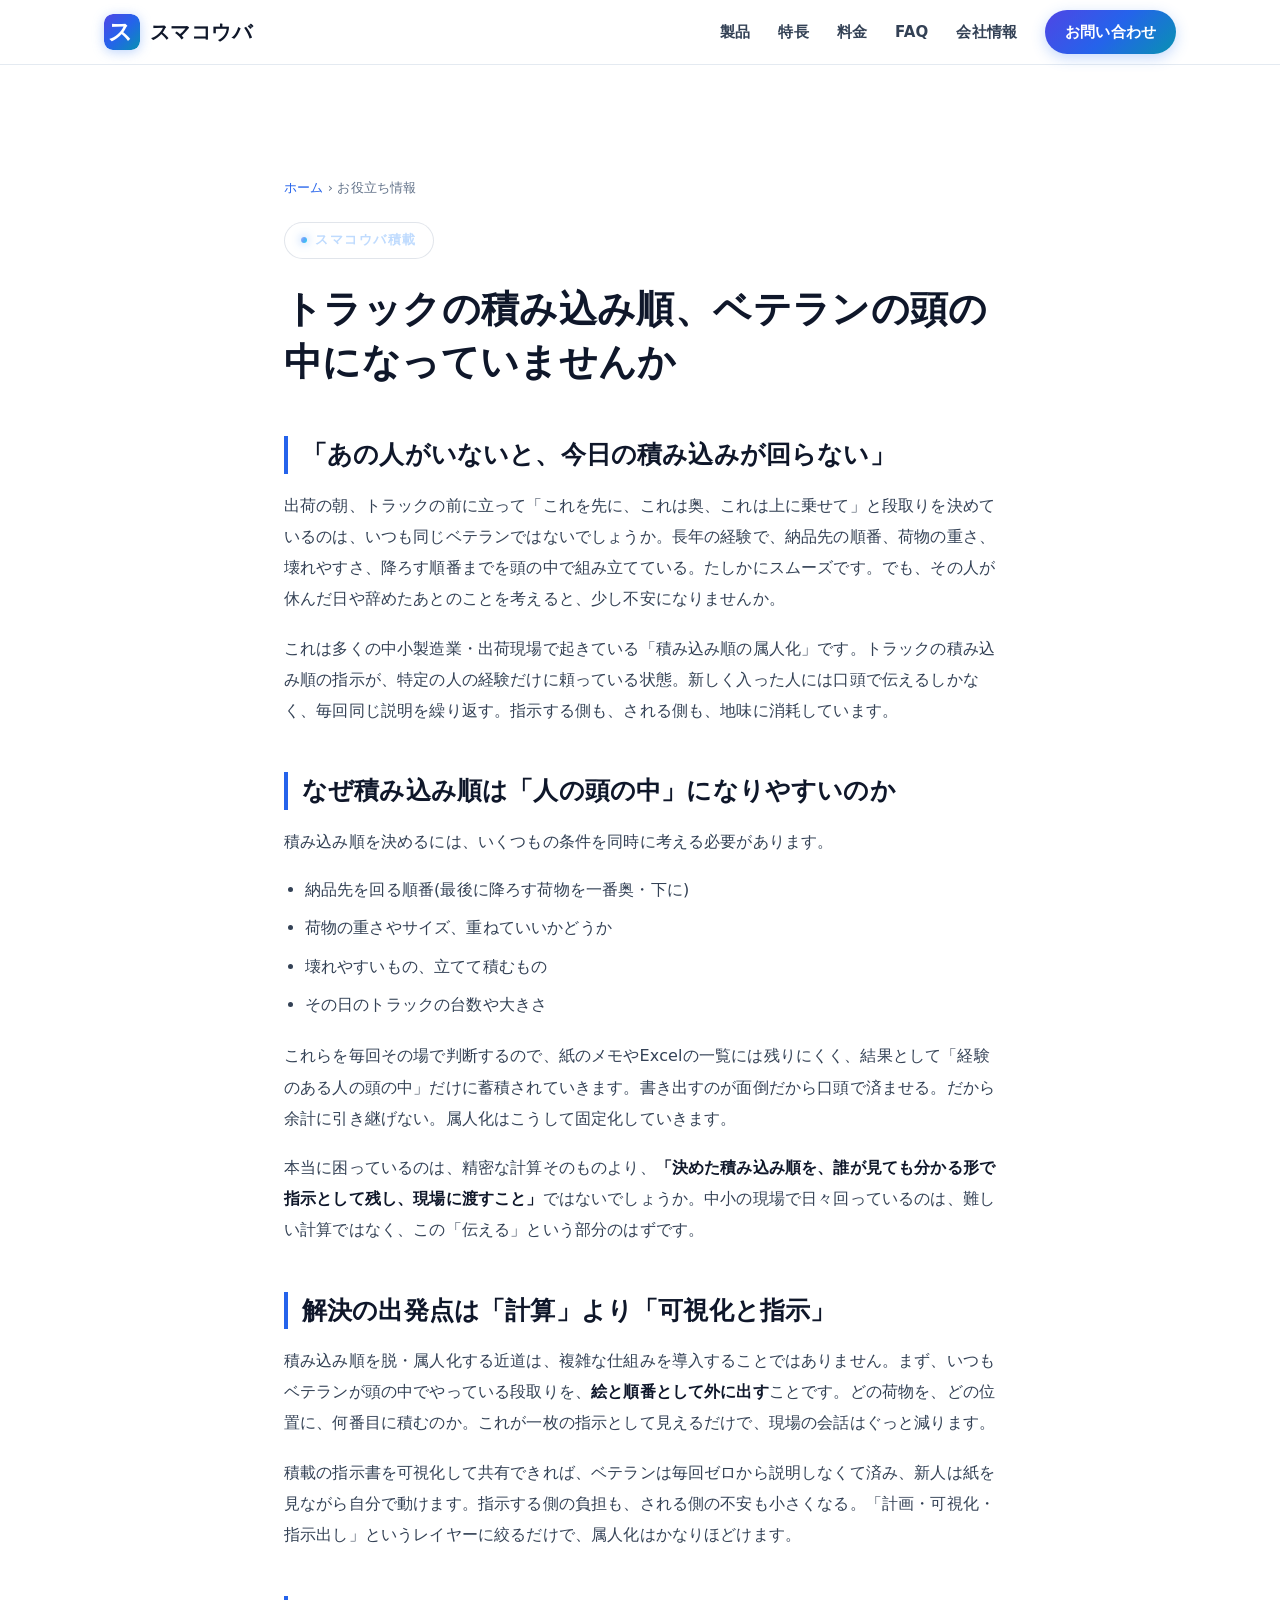
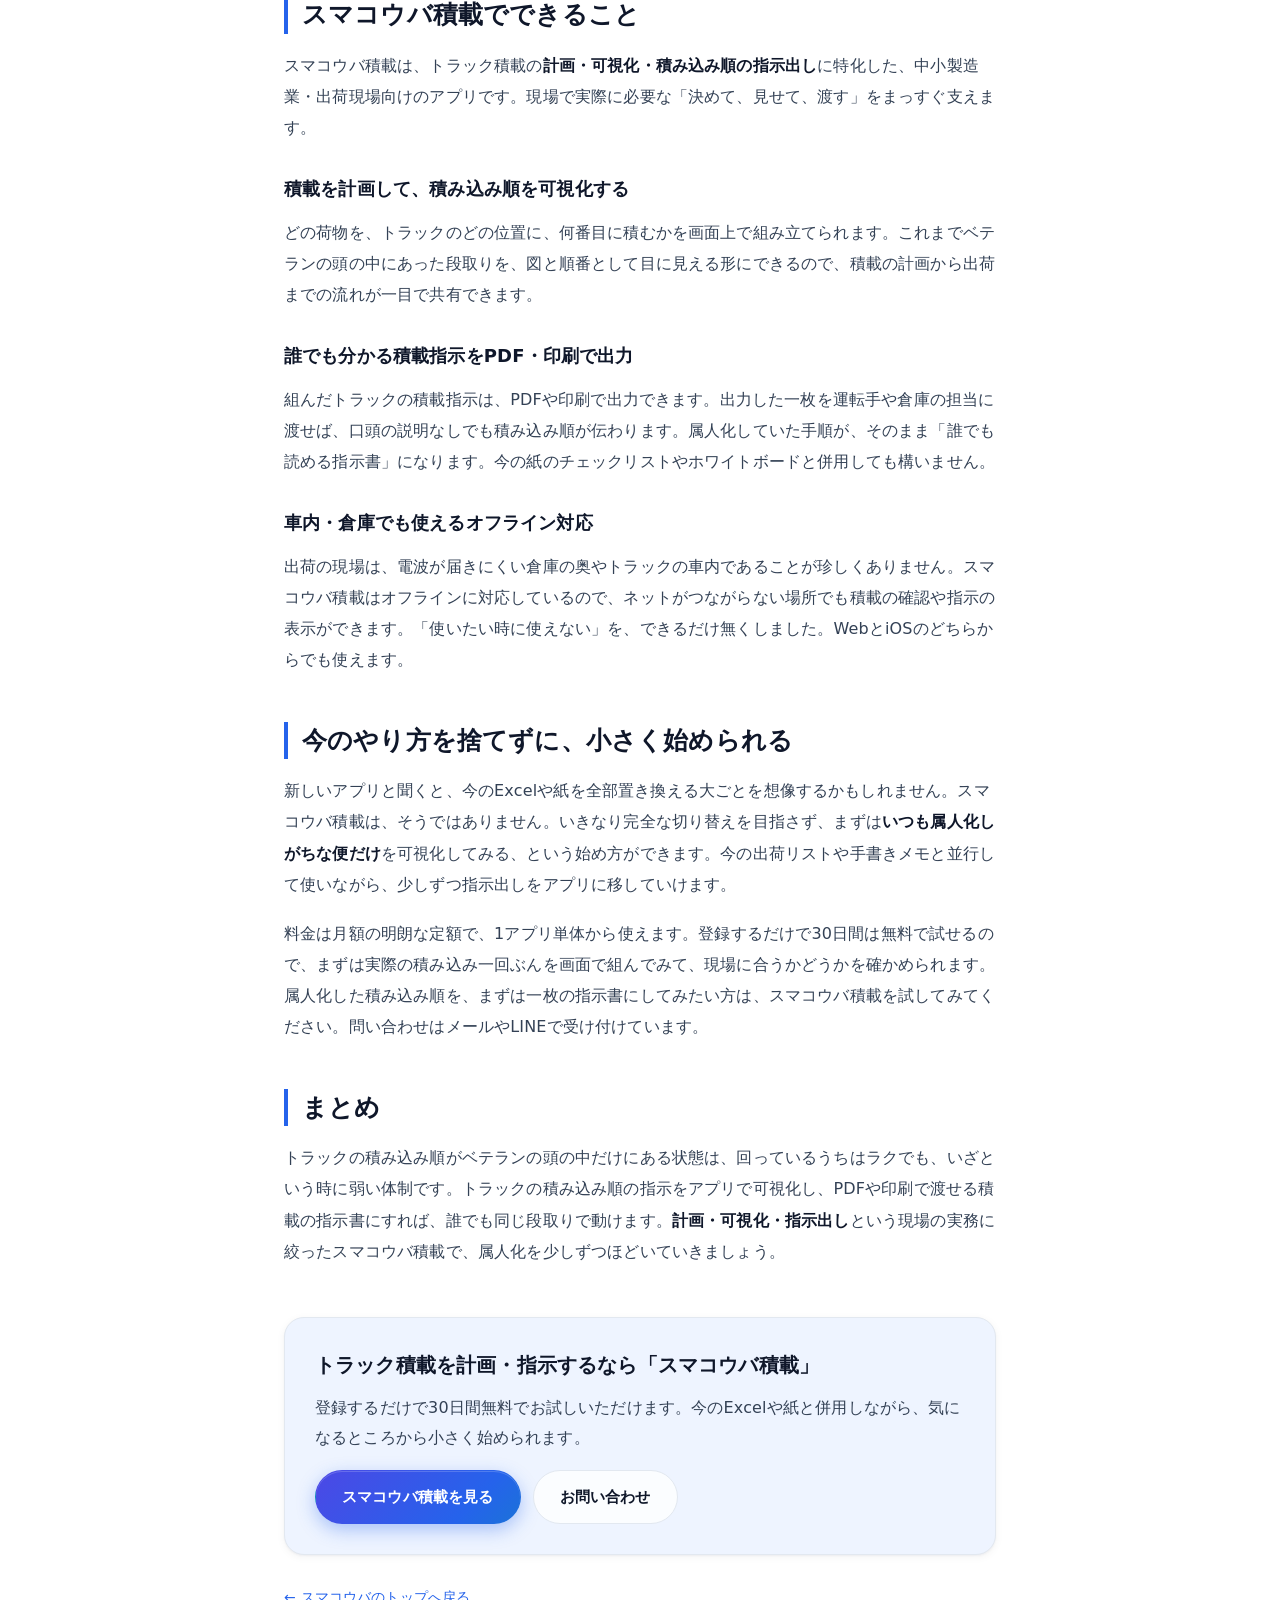
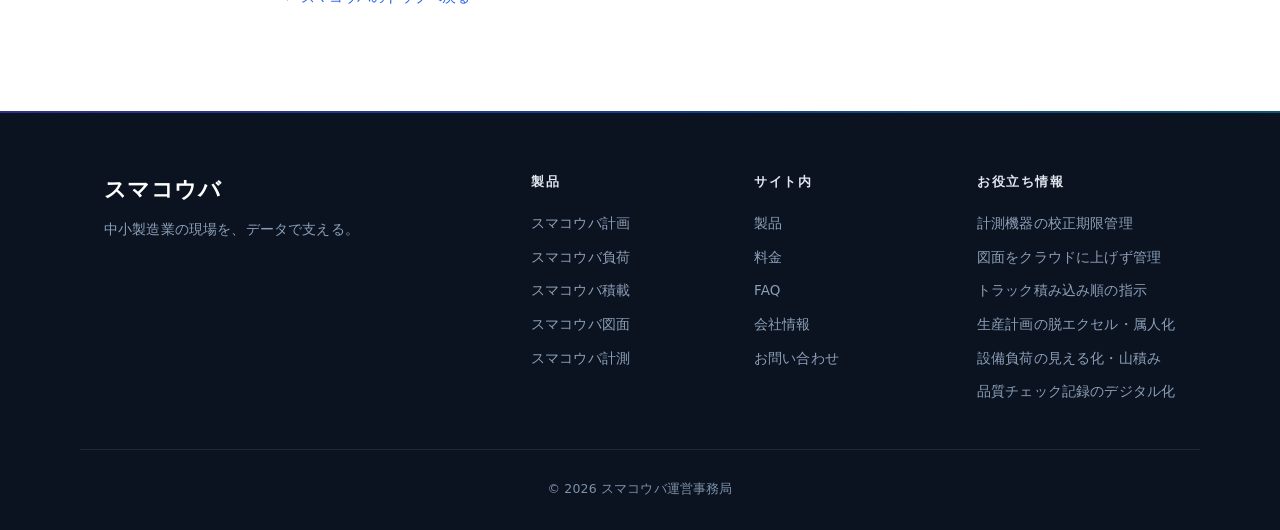
<file: guide/sekisai-shiji.html>
<!DOCTYPE html>
<html lang="ja">
<head>
  <meta charset="UTF-8" />
  <meta name="viewport" content="width=device-width, initial-scale=1.0" />
  <meta name="referrer" content="strict-origin-when-cross-origin" />
  <title>トラック積み込み順の指示をアプリで可視化｜スマコウバ</title>
  <meta name="description" content="トラックの積み込み順がベテランの頭の中だけ、になっていませんか。属人化した積載を誰でも分かる指示書に。計画・可視化・指示出しをPDFや印刷で。オフラインで車内・倉庫でも使えるアプリを紹介します。" />
  <meta name="theme-color" content="#2563eb" />
  <link rel="canonical" href="https://www.sumakouba.com/guide/sekisai-shiji.html" />
  <meta property="og:type" content="article" />
  <meta property="og:url" content="https://www.sumakouba.com/guide/sekisai-shiji.html" />
  <meta property="og:title" content="トラック積み込み順の指示をアプリで可視化｜スマコウバ" />
  <meta property="og:description" content="トラックの積み込み順がベテランの頭の中だけ、になっていませんか。属人化した積載を誰でも分かる指示書に。計画・可視化・指示出しをPDFや印刷で。オフラインで車内・倉庫でも使えるアプリを紹介します。" />
  <meta property="og:site_name" content="スマコウバ" />
  <meta property="og:locale" content="ja_JP" />
  <meta property="og:image" content="https://www.sumakouba.com/og-image.png" />
  <meta property="og:image:width" content="1200" />
  <meta property="og:image:height" content="630" />
  <meta name="twitter:card" content="summary_large_image" />
  <meta name="twitter:image" content="https://www.sumakouba.com/og-image.png" />
  <link rel="icon" href="/favicon.svg" type="image/svg+xml" />
  <link rel="stylesheet" href="/styles.css" />
  <script type="application/ld+json">
{
  "@context": "https://schema.org",
  "@graph": [
    {
      "@type": "BlogPosting",
      "headline": "トラックの積み込み順、ベテランの頭の中になっていませんか",
      "description": "トラックの積み込み順がベテランの頭の中だけ、になっていませんか。属人化した積載を誰でも分かる指示書に。計画・可視化・指示出しをPDFや印刷で。オフラインで車内・倉庫でも使えるアプリを紹介します。",
      "inLanguage": "ja",
      "datePublished": "2026-06-28",
      "dateModified": "2026-06-28",
      "mainEntityOfPage": "https://www.sumakouba.com/guide/sekisai-shiji.html",
      "image": "https://www.sumakouba.com/og-image.png",
      "author": {
        "@type": "Organization",
        "name": "スマコウバ運営事務局"
      },
      "publisher": {
        "@type": "Organization",
        "name": "スマコウバ",
        "logo": {
          "@type": "ImageObject",
          "url": "https://www.sumakouba.com/og-image.png"
        }
      }
    },
    {
      "@type": "BreadcrumbList",
      "itemListElement": [
        {
          "@type": "ListItem",
          "position": 1,
          "name": "ホーム",
          "item": "https://www.sumakouba.com/"
        },
        {
          "@type": "ListItem",
          "position": 2,
          "name": "トラックの積み込み順、ベテランの頭の中になっていませんか",
          "item": "https://www.sumakouba.com/guide/sekisai-shiji.html"
        }
      ]
    }
  ]
}
  </script>
</head>
<body>
  <header class="site-header" id="top">
    <div class="container header-inner">
      <a class="brand" href="/" aria-label="スマコウバ ホーム"><span class="brand-logo" aria-hidden="true"><svg viewBox="0 0 100 100" width="36" height="36" role="img"><defs><linearGradient id="hdr-grad" x1="0" y1="0" x2="1" y2="1"><stop offset="0" stop-color="#4f46e5"/><stop offset="0.5" stop-color="#2563eb"/><stop offset="1" stop-color="#0891b2"/></linearGradient></defs><rect width="100" height="100" rx="24" fill="url(#hdr-grad)"/><text x="47" y="72" text-anchor="middle" fill="#fff" font-size="68" font-weight="900" font-family="'Hiragino Sans','Noto Sans JP',sans-serif">ス</text></svg></span><span class="brand-name">スマコウバ</span></a>
      <nav class="nav" id="nav">
        <a href="/#products">製品</a><a href="/#features">特長</a><a href="/#pricing">料金</a><a href="/#faq">FAQ</a><a href="/#company">会社情報</a>
        <a href="/#contact" class="nav-cta">お問い合わせ</a>
      </nav>
      <button class="nav-toggle" id="navToggle" aria-label="メニューを開く" aria-expanded="false" aria-controls="nav"><span></span><span></span><span></span></button>
    </div>
  </header>

  <main>
    <article class="article container">
      <nav class="breadcrumb" aria-label="パンくず"><a href="/">ホーム</a> <span aria-hidden="true">›</span> <span>お役立ち情報</span></nav>
      <header class="article-head">
        <p class="eyebrow">スマコウバ積載</p>
        <h1>トラックの積み込み順、ベテランの頭の中になっていませんか</h1>
      </header>
      <div class="article-body">
<h2>「あの人がいないと、今日の積み込みが回らない」</h2>
<p>出荷の朝、トラックの前に立って「これを先に、これは奥、これは上に乗せて」と段取りを決めているのは、いつも同じベテランではないでしょうか。長年の経験で、納品先の順番、荷物の重さ、壊れやすさ、降ろす順番までを頭の中で組み立てている。たしかにスムーズです。でも、その人が休んだ日や辞めたあとのことを考えると、少し不安になりませんか。</p>
<p>これは多くの中小製造業・出荷現場で起きている「積み込み順の属人化」です。トラックの積み込み順の指示が、特定の人の経験だけに頼っている状態。新しく入った人には口頭で伝えるしかなく、毎回同じ説明を繰り返す。指示する側も、される側も、地味に消耗しています。</p>

<h2>なぜ積み込み順は「人の頭の中」になりやすいのか</h2>
<p>積み込み順を決めるには、いくつもの条件を同時に考える必要があります。</p>
<ul>
<li>納品先を回る順番(最後に降ろす荷物を一番奥・下に)</li>
<li>荷物の重さやサイズ、重ねていいかどうか</li>
<li>壊れやすいもの、立てて積むもの</li>
<li>その日のトラックの台数や大きさ</li>
</ul>
<p>これらを毎回その場で判断するので、紙のメモやExcelの一覧には残りにくく、結果として「経験のある人の頭の中」だけに蓄積されていきます。書き出すのが面倒だから口頭で済ませる。だから余計に引き継げない。属人化はこうして固定化していきます。</p>
<p>本当に困っているのは、精密な計算そのものより、<strong>「決めた積み込み順を、誰が見ても分かる形で指示として残し、現場に渡すこと」</strong>ではないでしょうか。中小の現場で日々回っているのは、難しい計算ではなく、この「伝える」という部分のはずです。</p>

<h2>解決の出発点は「計算」より「可視化と指示」</h2>
<p>積み込み順を脱・属人化する近道は、複雑な仕組みを導入することではありません。まず、いつもベテランが頭の中でやっている段取りを、<strong>絵と順番として外に出す</strong>ことです。どの荷物を、どの位置に、何番目に積むのか。これが一枚の指示として見えるだけで、現場の会話はぐっと減ります。</p>
<p>積載の指示書を可視化して共有できれば、ベテランは毎回ゼロから説明しなくて済み、新人は紙を見ながら自分で動けます。指示する側の負担も、される側の不安も小さくなる。「計画・可視化・指示出し」というレイヤーに絞るだけで、属人化はかなりほどけます。</p>

<h2>スマコウバ積載でできること</h2>
<p>スマコウバ積載は、トラック積載の<strong>計画・可視化・積み込み順の指示出し</strong>に特化した、中小製造業・出荷現場向けのアプリです。現場で実際に必要な「決めて、見せて、渡す」をまっすぐ支えます。</p>
<h3>積載を計画して、積み込み順を可視化する</h3>
<p>どの荷物を、トラックのどの位置に、何番目に積むかを画面上で組み立てられます。これまでベテランの頭の中にあった段取りを、図と順番として目に見える形にできるので、積載の計画から出荷までの流れが一目で共有できます。</p>
<h3>誰でも分かる積載指示をPDF・印刷で出力</h3>
<p>組んだトラックの積載指示は、PDFや印刷で出力できます。出力した一枚を運転手や倉庫の担当に渡せば、口頭の説明なしでも積み込み順が伝わります。属人化していた手順が、そのまま「誰でも読める指示書」になります。今の紙のチェックリストやホワイトボードと併用しても構いません。</p>
<h3>車内・倉庫でも使えるオフライン対応</h3>
<p>出荷の現場は、電波が届きにくい倉庫の奥やトラックの車内であることが珍しくありません。スマコウバ積載はオフラインに対応しているので、ネットがつながらない場所でも積載の確認や指示の表示ができます。「使いたい時に使えない」を、できるだけ無くしました。WebとiOSのどちらからでも使えます。</p>

<h2>今のやり方を捨てずに、小さく始められる</h2>
<p>新しいアプリと聞くと、今のExcelや紙を全部置き換える大ごとを想像するかもしれません。スマコウバ積載は、そうではありません。いきなり完全な切り替えを目指さず、まずは<strong>いつも属人化しがちな便だけ</strong>を可視化してみる、という始め方ができます。今の出荷リストや手書きメモと並行して使いながら、少しずつ指示出しをアプリに移していけます。</p>
<p>料金は月額の明朗な定額で、1アプリ単体から使えます。登録するだけで30日間は無料で試せるので、まずは実際の積み込み一回ぶんを画面で組んでみて、現場に合うかどうかを確かめられます。属人化した積み込み順を、まずは一枚の指示書にしてみたい方は、スマコウバ積載を試してみてください。問い合わせはメールやLINEで受け付けています。</p>

<h2>まとめ</h2>
<p>トラックの積み込み順がベテランの頭の中だけにある状態は、回っているうちはラクでも、いざという時に弱い体制です。トラックの積み込み順の指示をアプリで可視化し、PDFや印刷で渡せる積載の指示書にすれば、誰でも同じ段取りで動けます。<strong>計画・可視化・指示出し</strong>という現場の実務に絞ったスマコウバ積載で、属人化を少しずつほどいていきましょう。</p>
      </div>
      <aside class="article-cta accent-blue">
        <h2>トラック積載を計画・指示するなら「スマコウバ積載」</h2>
        <p>登録するだけで30日間無料でお試しいただけます。今のExcelや紙と併用しながら、気になるところから小さく始められます。</p>
        <div class="article-cta-actions">
          <a class="btn btn-primary" href="https://sumakouba-truck-loader.vercel.app" target="_blank" rel="noopener">スマコウバ積載を見る</a>
          <a class="btn btn-ghost" href="/#contact">お問い合わせ</a>
        </div>
      </aside>
      <p class="article-back"><a href="/">← スマコウバのトップへ戻る</a></p>
    </article>
  </main>

  <footer class="site-footer">
    <div class="container footer-inner">
      <div class="footer-brand"><span class="brand-name">スマコウバ</span><p>中小製造業の現場を、データで支える。</p></div>
      <div class="footer-cols">
        <div class="footer-col"><h4>製品</h4>
          <a href="https://sumakouba-production-plan.vercel.app" target="_blank" rel="noopener">スマコウバ計画</a>
          <a href="https://sumakouba-production-load-calc.vercel.app" target="_blank" rel="noopener">スマコウバ負荷</a>
          <a href="https://sumakouba-truck-loader.vercel.app" target="_blank" rel="noopener">スマコウバ積載</a>
          <a href="https://sumakouba-zumen.vercel.app" target="_blank" rel="noopener">スマコウバ図面</a>
          <a href="https://sumakouba-keisoku.vercel.app" target="_blank" rel="noopener">スマコウバ計測</a></div>
        <div class="footer-col"><h4>サイト内</h4>
          <a href="/#products">製品</a><a href="/#pricing">料金</a><a href="/#faq">FAQ</a><a href="/#company">会社情報</a><a href="/#contact">お問い合わせ</a></div>
        <div class="footer-col"><h4>お役立ち情報</h4>
          <a href="/guide/keisoku-calib.html">計測機器の校正期限管理</a>
          <a href="/guide/zumen-offline.html">図面をクラウドに上げず管理</a>
          <a href="/guide/sekisai-shiji.html">トラック積み込み順の指示</a>
          <a href="/guide/plan-excel.html">生産計画の脱エクセル・属人化</a>
          <a href="/guide/load-yamazumi.html">設備負荷の見える化・山積み</a>
          <a href="/guide/hinshitsu-qc.html">品質チェック記録のデジタル化</a>
</div>
      </div>
    </div>
    <div class="container footer-bottom"><small>© <span id="year">2026</span> スマコウバ運営事務局</small></div>
  </footer>

  <script src="/script.js"></script>
</body>
</html>
</file>
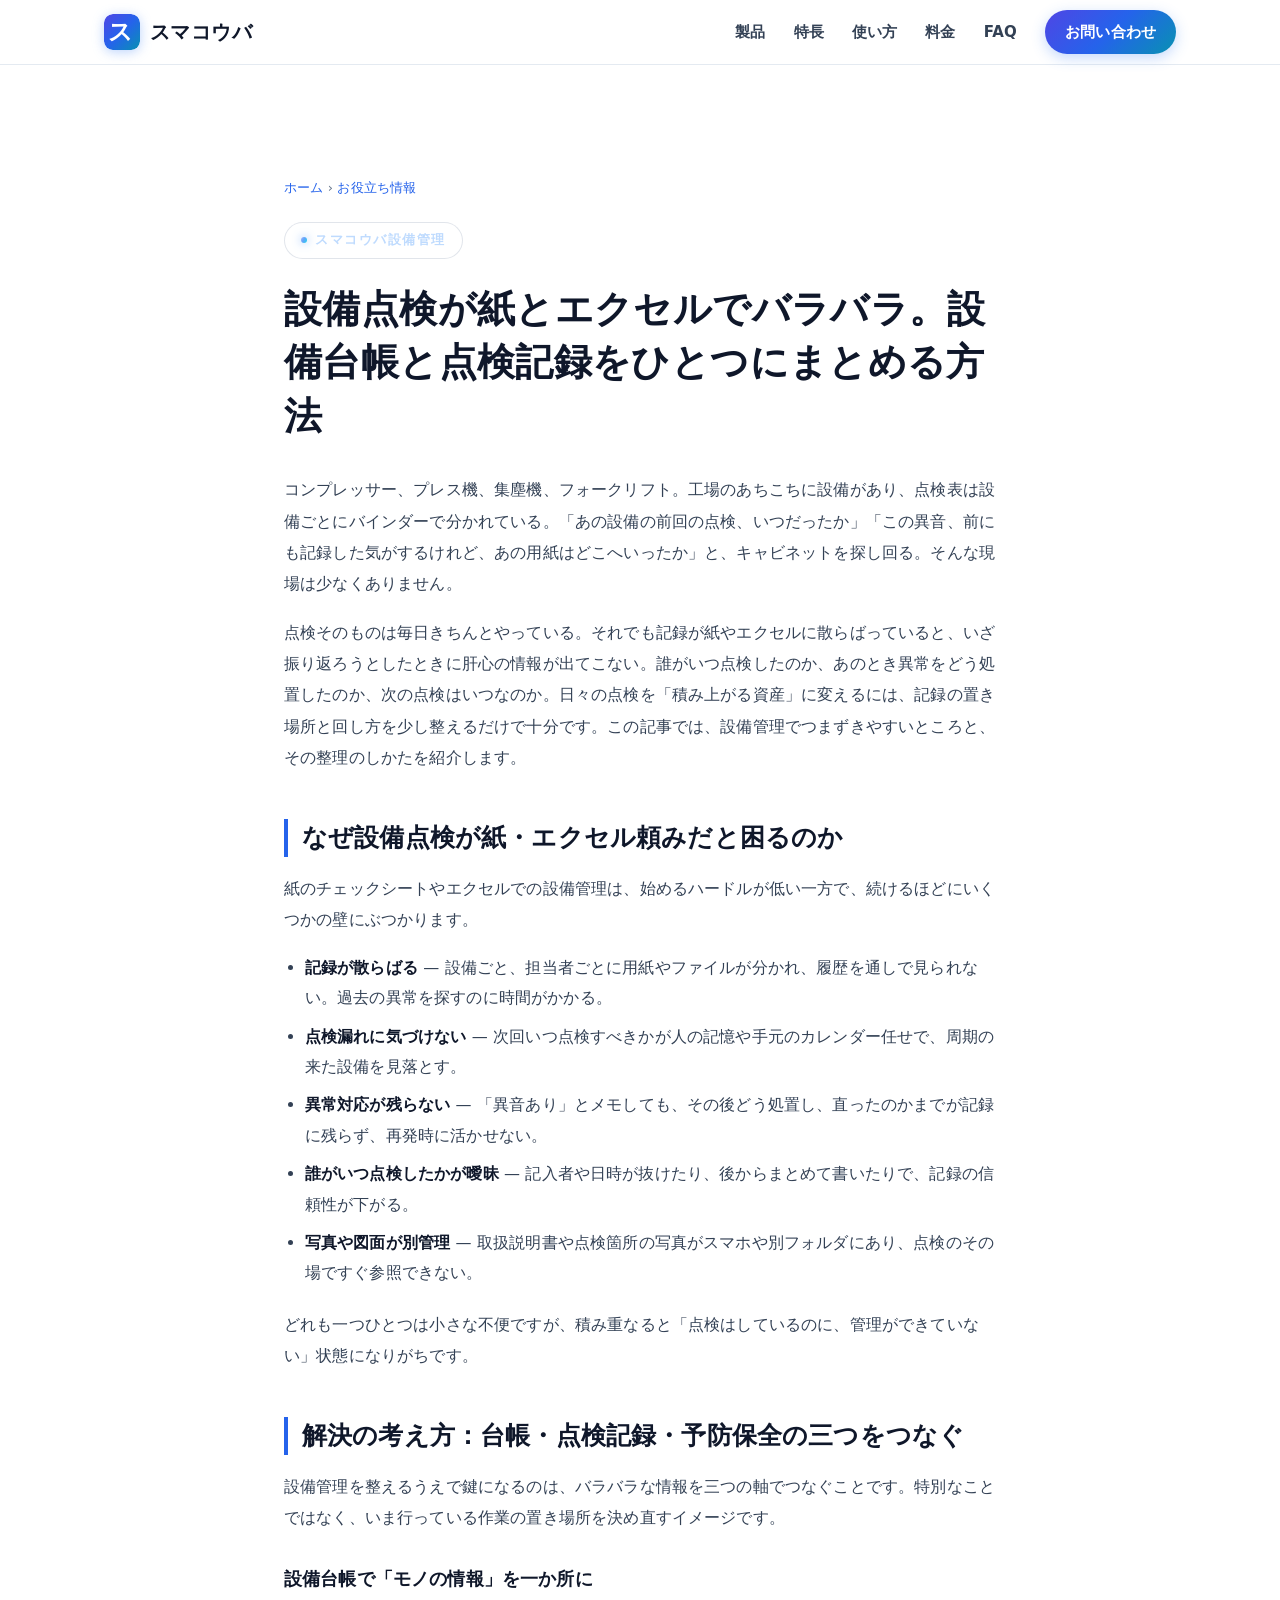
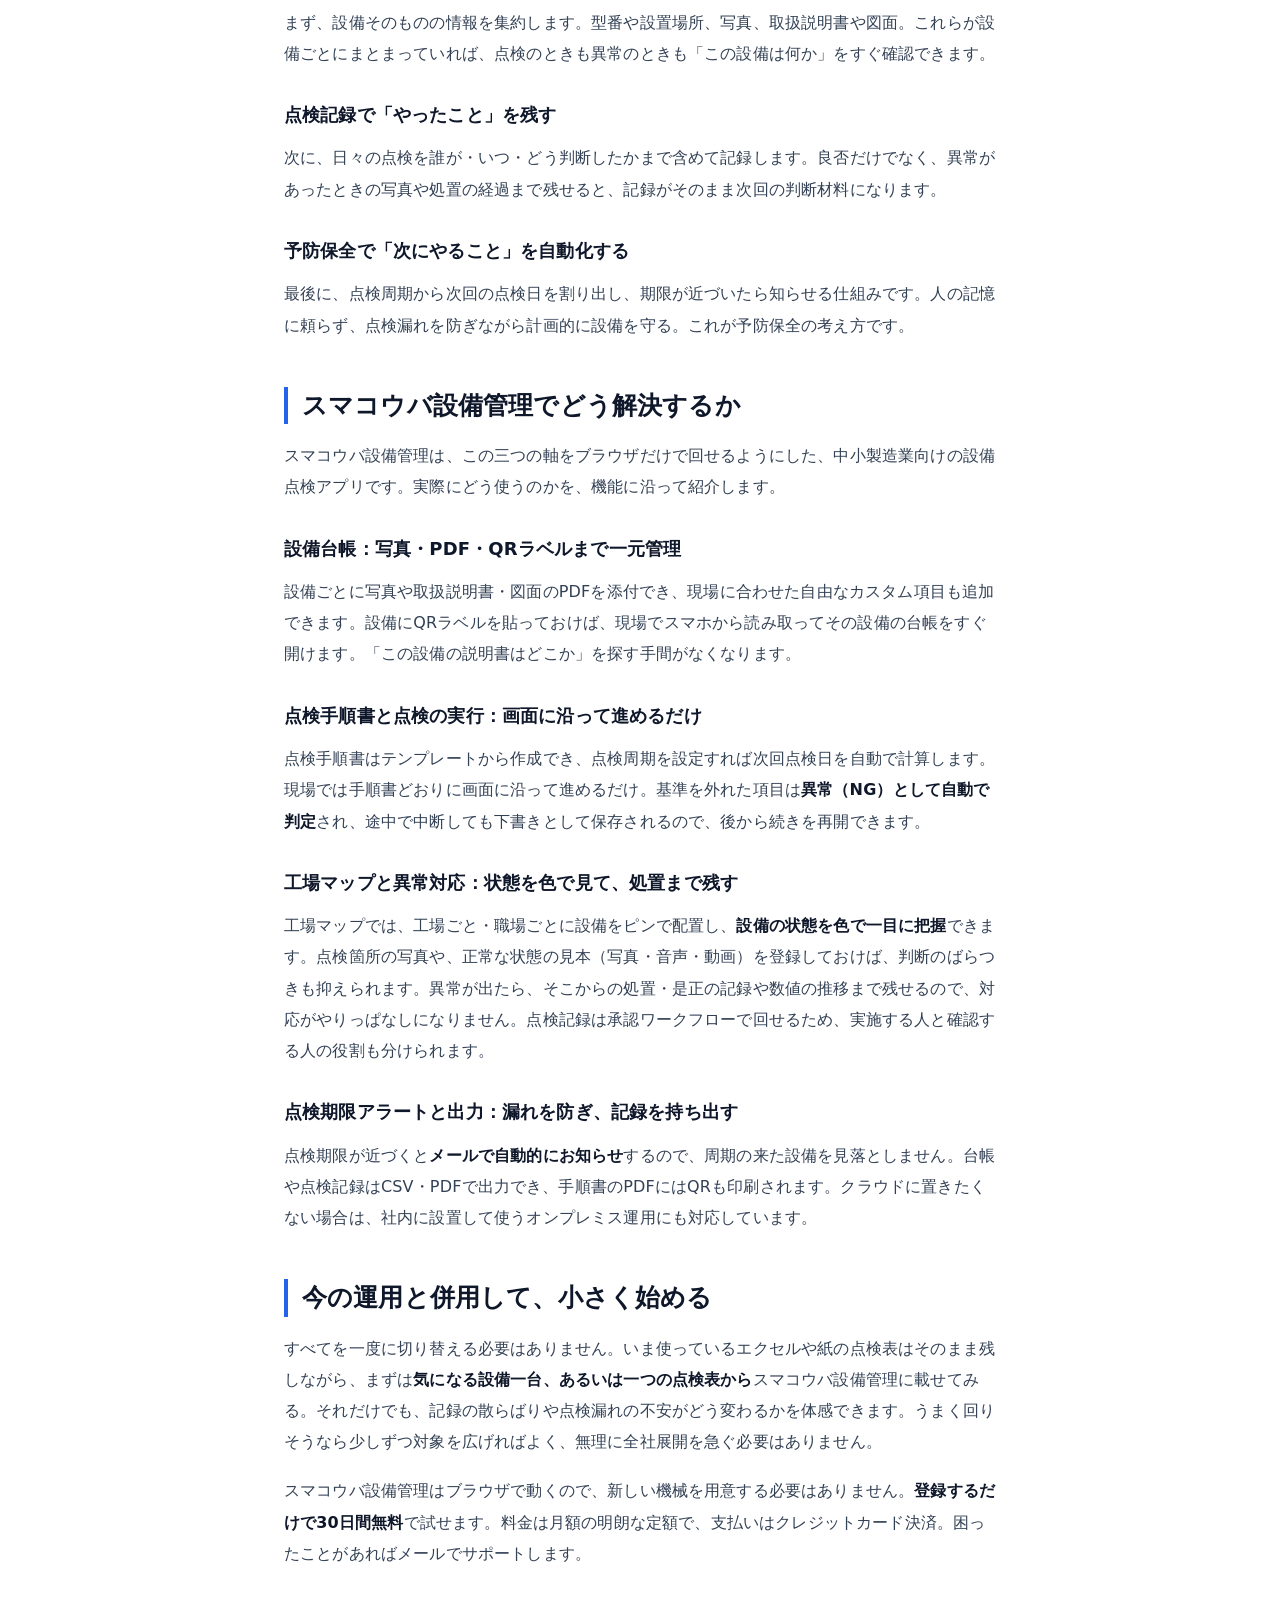
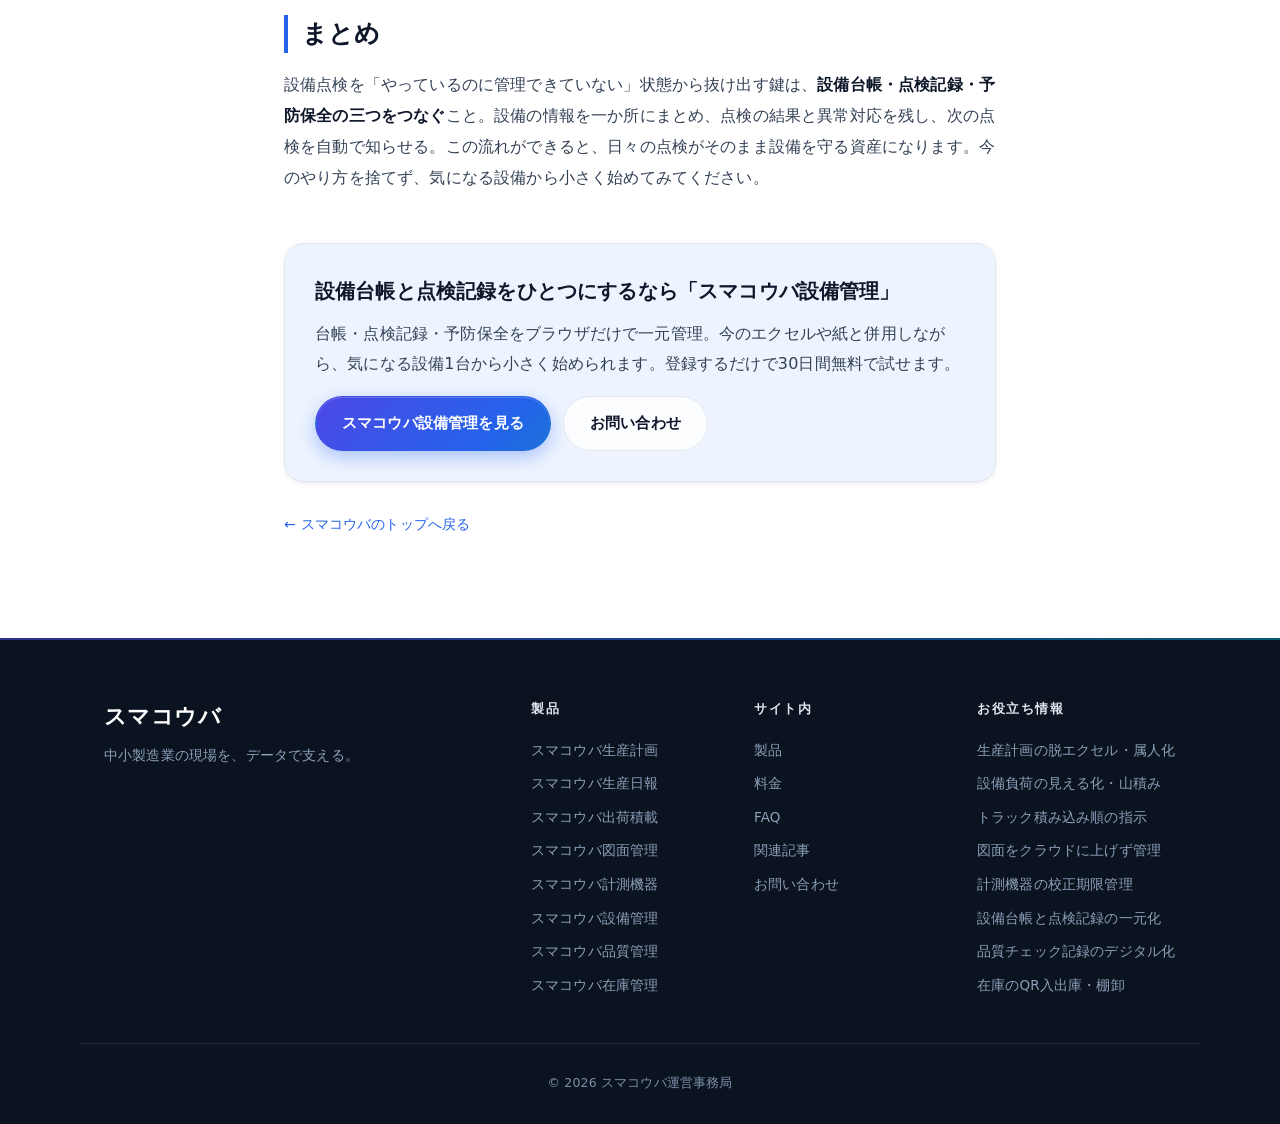
<file: guide/setsubi-tenken.html>
<!DOCTYPE html>
<html lang="ja">
<head>
  <meta charset="UTF-8" />
  <meta name="viewport" content="width=device-width, initial-scale=1.0" />
  <meta name="referrer" content="strict-origin-when-cross-origin" />
  <title>設備点検アプリで台帳・記録・予防保全を一元化｜スマコウバ</title>
  <meta name="description" content="設備点検が紙やエクセル頼みで記録が散らばる。設備台帳・点検記録・予防保全を一元化する設備点検アプリの選び方と、中小製造業が今の運用と併用して小さく始める方法を解説します。" />
  <meta name="theme-color" content="#2563eb" />
  <link rel="canonical" href="https://www.sumakouba.com/guide/setsubi-tenken.html" />
  <meta property="og:type" content="article" />
  <meta property="og:url" content="https://www.sumakouba.com/guide/setsubi-tenken.html" />
  <meta property="og:title" content="設備点検アプリで台帳・記録・予防保全を一元化｜スマコウバ" />
  <meta property="og:description" content="設備点検が紙やエクセル頼みで記録が散らばる。設備台帳・点検記録・予防保全を一元化する設備点検アプリの選び方と、中小製造業が今の運用と併用して小さく始める方法を解説します。" />
  <meta property="og:site_name" content="スマコウバ" />
  <meta property="og:locale" content="ja_JP" />
  <meta property="og:image" content="https://www.sumakouba.com/og-image.png" />
  <meta property="og:image:width" content="1200" />
  <meta property="og:image:height" content="630" />
  <meta name="twitter:card" content="summary_large_image" />
  <meta name="twitter:image" content="https://www.sumakouba.com/og-image.png" />
  <link rel="icon" href="/favicon.svg" type="image/svg+xml" />
  <link rel="stylesheet" href="/styles.css" />
  <script type="application/ld+json">
{
  "@context": "https://schema.org",
  "@graph": [
    {
      "@type": "BlogPosting",
      "headline": "設備点検が紙とエクセルでバラバラ。設備台帳と点検記録をひとつにまとめる方法",
      "description": "設備点検が紙やエクセル頼みで記録が散らばる。設備台帳・点検記録・予防保全を一元化する設備点検アプリの選び方と、中小製造業が今の運用と併用して小さく始める方法を解説します。",
      "inLanguage": "ja",
      "datePublished": "2026-07-05",
      "dateModified": "2026-07-05",
      "mainEntityOfPage": "https://www.sumakouba.com/guide/setsubi-tenken.html",
      "image": "https://www.sumakouba.com/og-image.png",
      "author": { "@type": "Organization", "name": "スマコウバ運営事務局" },
      "publisher": {
        "@type": "Organization",
        "name": "スマコウバ",
        "logo": { "@type": "ImageObject", "url": "https://www.sumakouba.com/og-image.png" }
      }
    },
    {
      "@type": "BreadcrumbList",
      "itemListElement": [
        { "@type": "ListItem", "position": 1, "name": "ホーム", "item": "https://www.sumakouba.com/" },
        { "@type": "ListItem", "position": 2, "name": "設備点検が紙とエクセルでバラバラ。設備台帳と点検記録をひとつにまとめる方法", "item": "https://www.sumakouba.com/guide/setsubi-tenken.html" }
      ]
    }
  ]
}
  </script>
</head>
<body>
  <header class="site-header" id="top">
    <div class="container header-inner">
      <a class="brand" href="/" aria-label="スマコウバ ホーム"><span class="brand-logo" aria-hidden="true"><svg viewBox="0 0 100 100" width="36" height="36" role="img"><defs><linearGradient id="hdr-grad" x1="0" y1="0" x2="1" y2="1"><stop offset="0" stop-color="#4f46e5"/><stop offset="0.5" stop-color="#2563eb"/><stop offset="1" stop-color="#0891b2"/></linearGradient></defs><rect width="100" height="100" rx="24" fill="url(#hdr-grad)"/><text x="47" y="72" text-anchor="middle" fill="#fff" font-size="68" font-weight="900" font-family="'Hiragino Sans','Noto Sans JP',sans-serif">ス</text></svg></span><span class="brand-name">スマコウバ</span></a>
      <nav class="nav" id="nav">
        <a href="/#products">製品</a><a href="/#features">特長</a><a href="/#steps">使い方</a><a href="/#pricing">料金</a><a href="/#faq">FAQ</a>
        <a href="/#contact" class="nav-cta">お問い合わせ</a>
      </nav>
      <button class="nav-toggle" id="navToggle" aria-label="メニューを開く" aria-expanded="false" aria-controls="nav"><span></span><span></span><span></span></button>
    </div>
  </header>

  <main>
    <article class="article container">
      <nav class="breadcrumb" aria-label="パンくず"><a href="/">ホーム</a> <span aria-hidden="true">›</span> <a href="/#guide">お役立ち情報</a></nav>
      <header class="article-head">
        <p class="eyebrow">スマコウバ設備管理</p>
        <h1>設備点検が紙とエクセルでバラバラ。設備台帳と点検記録をひとつにまとめる方法</h1>
      </header>
      <div class="article-body">
<p>コンプレッサー、プレス機、集塵機、フォークリフト。工場のあちこちに設備があり、点検表は設備ごとにバインダーで分かれている。「あの設備の前回の点検、いつだったか」「この異音、前にも記録した気がするけれど、あの用紙はどこへいったか」と、キャビネットを探し回る。そんな現場は少なくありません。</p>
<p>点検そのものは毎日きちんとやっている。それでも記録が紙やエクセルに散らばっていると、いざ振り返ろうとしたときに肝心の情報が出てこない。誰がいつ点検したのか、あのとき異常をどう処置したのか、次の点検はいつなのか。日々の点検を「積み上がる資産」に変えるには、記録の置き場所と回し方を少し整えるだけで十分です。この記事では、設備管理でつまずきやすいところと、その整理のしかたを紹介します。</p>
<h2>なぜ設備点検が紙・エクセル頼みだと困るのか</h2>
<p>紙のチェックシートやエクセルでの設備管理は、始めるハードルが低い一方で、続けるほどにいくつかの壁にぶつかります。</p>
<ul>
<li><strong>記録が散らばる</strong> — 設備ごと、担当者ごとに用紙やファイルが分かれ、履歴を通しで見られない。過去の異常を探すのに時間がかかる。</li>
<li><strong>点検漏れに気づけない</strong> — 次回いつ点検すべきかが人の記憶や手元のカレンダー任せで、周期の来た設備を見落とす。</li>
<li><strong>異常対応が残らない</strong> — 「異音あり」とメモしても、その後どう処置し、直ったのかまでが記録に残らず、再発時に活かせない。</li>
<li><strong>誰がいつ点検したかが曖昧</strong> — 記入者や日時が抜けたり、後からまとめて書いたりで、記録の信頼性が下がる。</li>
<li><strong>写真や図面が別管理</strong> — 取扱説明書や点検箇所の写真がスマホや別フォルダにあり、点検のその場ですぐ参照できない。</li>
</ul>
<p>どれも一つひとつは小さな不便ですが、積み重なると「点検はしているのに、管理ができていない」状態になりがちです。</p>
<h2>解決の考え方：台帳・点検記録・予防保全の三つをつなぐ</h2>
<p>設備管理を整えるうえで鍵になるのは、バラバラな情報を三つの軸でつなぐことです。特別なことではなく、いま行っている作業の置き場所を決め直すイメージです。</p>
<h3>設備台帳で「モノの情報」を一か所に</h3>
<p>まず、設備そのものの情報を集約します。型番や設置場所、写真、取扱説明書や図面。これらが設備ごとにまとまっていれば、点検のときも異常のときも「この設備は何か」をすぐ確認できます。</p>
<h3>点検記録で「やったこと」を残す</h3>
<p>次に、日々の点検を誰が・いつ・どう判断したかまで含めて記録します。良否だけでなく、異常があったときの写真や処置の経過まで残せると、記録がそのまま次回の判断材料になります。</p>
<h3>予防保全で「次にやること」を自動化する</h3>
<p>最後に、点検周期から次回の点検日を割り出し、期限が近づいたら知らせる仕組みです。人の記憶に頼らず、点検漏れを防ぎながら計画的に設備を守る。これが予防保全の考え方です。</p>
<h2>スマコウバ設備管理でどう解決するか</h2>
<p>スマコウバ設備管理は、この三つの軸をブラウザだけで回せるようにした、中小製造業向けの設備点検アプリです。実際にどう使うのかを、機能に沿って紹介します。</p>
<h3>設備台帳：写真・PDF・QRラベルまで一元管理</h3>
<p>設備ごとに写真や取扱説明書・図面のPDFを添付でき、現場に合わせた自由なカスタム項目も追加できます。設備にQRラベルを貼っておけば、現場でスマホから読み取ってその設備の台帳をすぐ開けます。「この設備の説明書はどこか」を探す手間がなくなります。</p>
<h3>点検手順書と点検の実行：画面に沿って進めるだけ</h3>
<p>点検手順書はテンプレートから作成でき、点検周期を設定すれば次回点検日を自動で計算します。現場では手順書どおりに画面に沿って進めるだけ。基準を外れた項目は<strong>異常（NG）として自動で判定</strong>され、途中で中断しても下書きとして保存されるので、後から続きを再開できます。</p>
<h3>工場マップと異常対応：状態を色で見て、処置まで残す</h3>
<p>工場マップでは、工場ごと・職場ごとに設備をピンで配置し、<strong>設備の状態を色で一目に把握</strong>できます。点検箇所の写真や、正常な状態の見本（写真・音声・動画）を登録しておけば、判断のばらつきも抑えられます。異常が出たら、そこからの処置・是正の記録や数値の推移まで残せるので、対応がやりっぱなしになりません。点検記録は承認ワークフローで回せるため、実施する人と確認する人の役割も分けられます。</p>
<h3>点検期限アラートと出力：漏れを防ぎ、記録を持ち出す</h3>
<p>点検期限が近づくと<strong>メールで自動的にお知らせ</strong>するので、周期の来た設備を見落としません。台帳や点検記録はCSV・PDFで出力でき、手順書のPDFにはQRも印刷されます。クラウドに置きたくない場合は、社内に設置して使うオンプレミス運用にも対応しています。</p>
<h2>今の運用と併用して、小さく始める</h2>
<p>すべてを一度に切り替える必要はありません。いま使っているエクセルや紙の点検表はそのまま残しながら、まずは<strong>気になる設備一台、あるいは一つの点検表から</strong>スマコウバ設備管理に載せてみる。それだけでも、記録の散らばりや点検漏れの不安がどう変わるかを体感できます。うまく回りそうなら少しずつ対象を広げればよく、無理に全社展開を急ぐ必要はありません。</p>
<p>スマコウバ設備管理はブラウザで動くので、新しい機械を用意する必要はありません。<strong>登録するだけで30日間無料</strong>で試せます。料金は月額の明朗な定額で、支払いはクレジットカード決済。困ったことがあればメールでサポートします。</p>
<h2>まとめ</h2>
<p>設備点検を「やっているのに管理できていない」状態から抜け出す鍵は、<strong>設備台帳・点検記録・予防保全の三つをつなぐ</strong>こと。設備の情報を一か所にまとめ、点検の結果と異常対応を残し、次の点検を自動で知らせる。この流れができると、日々の点検がそのまま設備を守る資産になります。今のやり方を捨てず、気になる設備から小さく始めてみてください。</p>
      </div>
      <aside class="article-cta accent-orange">
        <h2>設備台帳と点検記録をひとつにするなら「スマコウバ設備管理」</h2>
        <p>台帳・点検記録・予防保全をブラウザだけで一元管理。今のエクセルや紙と併用しながら、気になる設備1台から小さく始められます。登録するだけで30日間無料で試せます。</p>
        <div class="article-cta-actions">
          <a class="btn btn-primary" href="https://sumakouba-setsubi.vercel.app/login" target="_blank" rel="noopener">スマコウバ設備管理を見る</a>
          <a class="btn btn-ghost" href="/#contact">お問い合わせ</a>
        </div>
      </aside>
      <p class="article-back"><a href="/">← スマコウバのトップへ戻る</a></p>
    </article>
  </main>

  <footer class="site-footer">
    <div class="container footer-inner">
      <div class="footer-brand"><span class="brand-name">スマコウバ</span><p>中小製造業の現場を、データで支える。</p></div>
      <div class="footer-cols">
        <div class="footer-col"><h4>製品</h4>
          <a href="https://sumakouba-production-plan.vercel.app" target="_blank" rel="noopener">スマコウバ生産計画</a>
          <a href="https://sumakouba-production-load-calc.vercel.app" target="_blank" rel="noopener">スマコウバ生産日報</a>
          <a href="https://sumakouba-truck-loader.vercel.app" target="_blank" rel="noopener">スマコウバ出荷積載</a>
          <a href="https://sumakouba-zumen.vercel.app" target="_blank" rel="noopener">スマコウバ図面管理</a>
          <a href="https://sumakouba-keisoku.vercel.app" target="_blank" rel="noopener">スマコウバ計測機器</a>
          <a href="https://sumakouba-setsubi.vercel.app" target="_blank" rel="noopener">スマコウバ設備管理</a>
          <a href="https://sumakouba-hinshitsu.vercel.app" target="_blank" rel="noopener">スマコウバ品質管理</a>
          <a href="https://sumakouba-zaiko.vercel.app" target="_blank" rel="noopener">スマコウバ在庫管理</a></div>
        <div class="footer-col"><h4>サイト内</h4>
          <a href="/#products">製品</a><a href="/#pricing">料金</a><a href="/#faq">FAQ</a><a href="/#guide">関連記事</a><a href="/#contact">お問い合わせ</a></div>
        <div class="footer-col"><h4>お役立ち情報</h4>
          <a href="/guide/plan-excel.html">生産計画の脱エクセル・属人化</a>
          <a href="/guide/load-yamazumi.html">設備負荷の見える化・山積み</a>
          <a href="/guide/sekisai-shiji.html">トラック積み込み順の指示</a>
          <a href="/guide/zumen-offline.html">図面をクラウドに上げず管理</a>
          <a href="/guide/keisoku-calib.html">計測機器の校正期限管理</a>
          <a href="/guide/setsubi-tenken.html">設備台帳と点検記録の一元化</a>
          <a href="/guide/hinshitsu-qc.html">品質チェック記録のデジタル化</a>
          <a href="/guide/zaiko-kanri.html">在庫のQR入出庫・棚卸</a></div>
      </div>
    </div>
    <div class="container footer-bottom"><small>© <span id="year">2026</span> スマコウバ運営事務局</small></div>
  </footer>

  <script src="/script.js"></script>
</body>
</html>
</file>
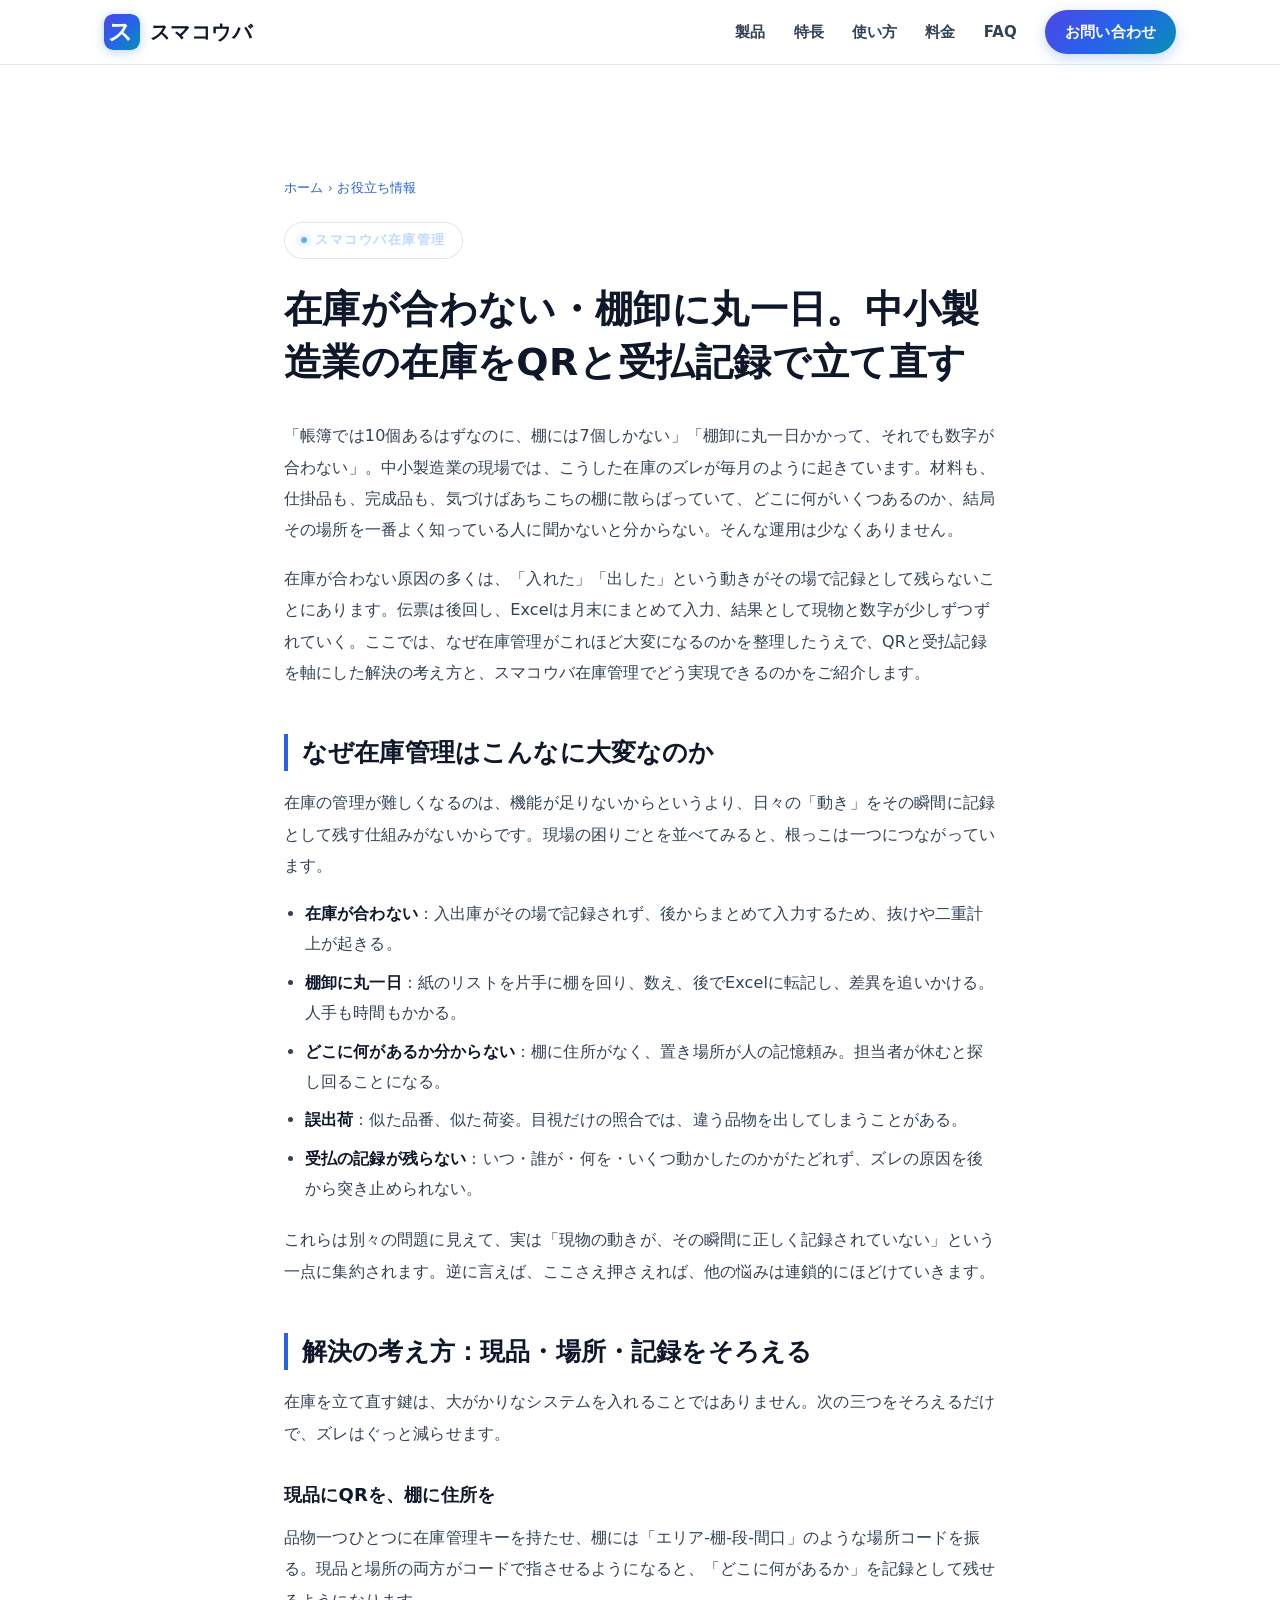
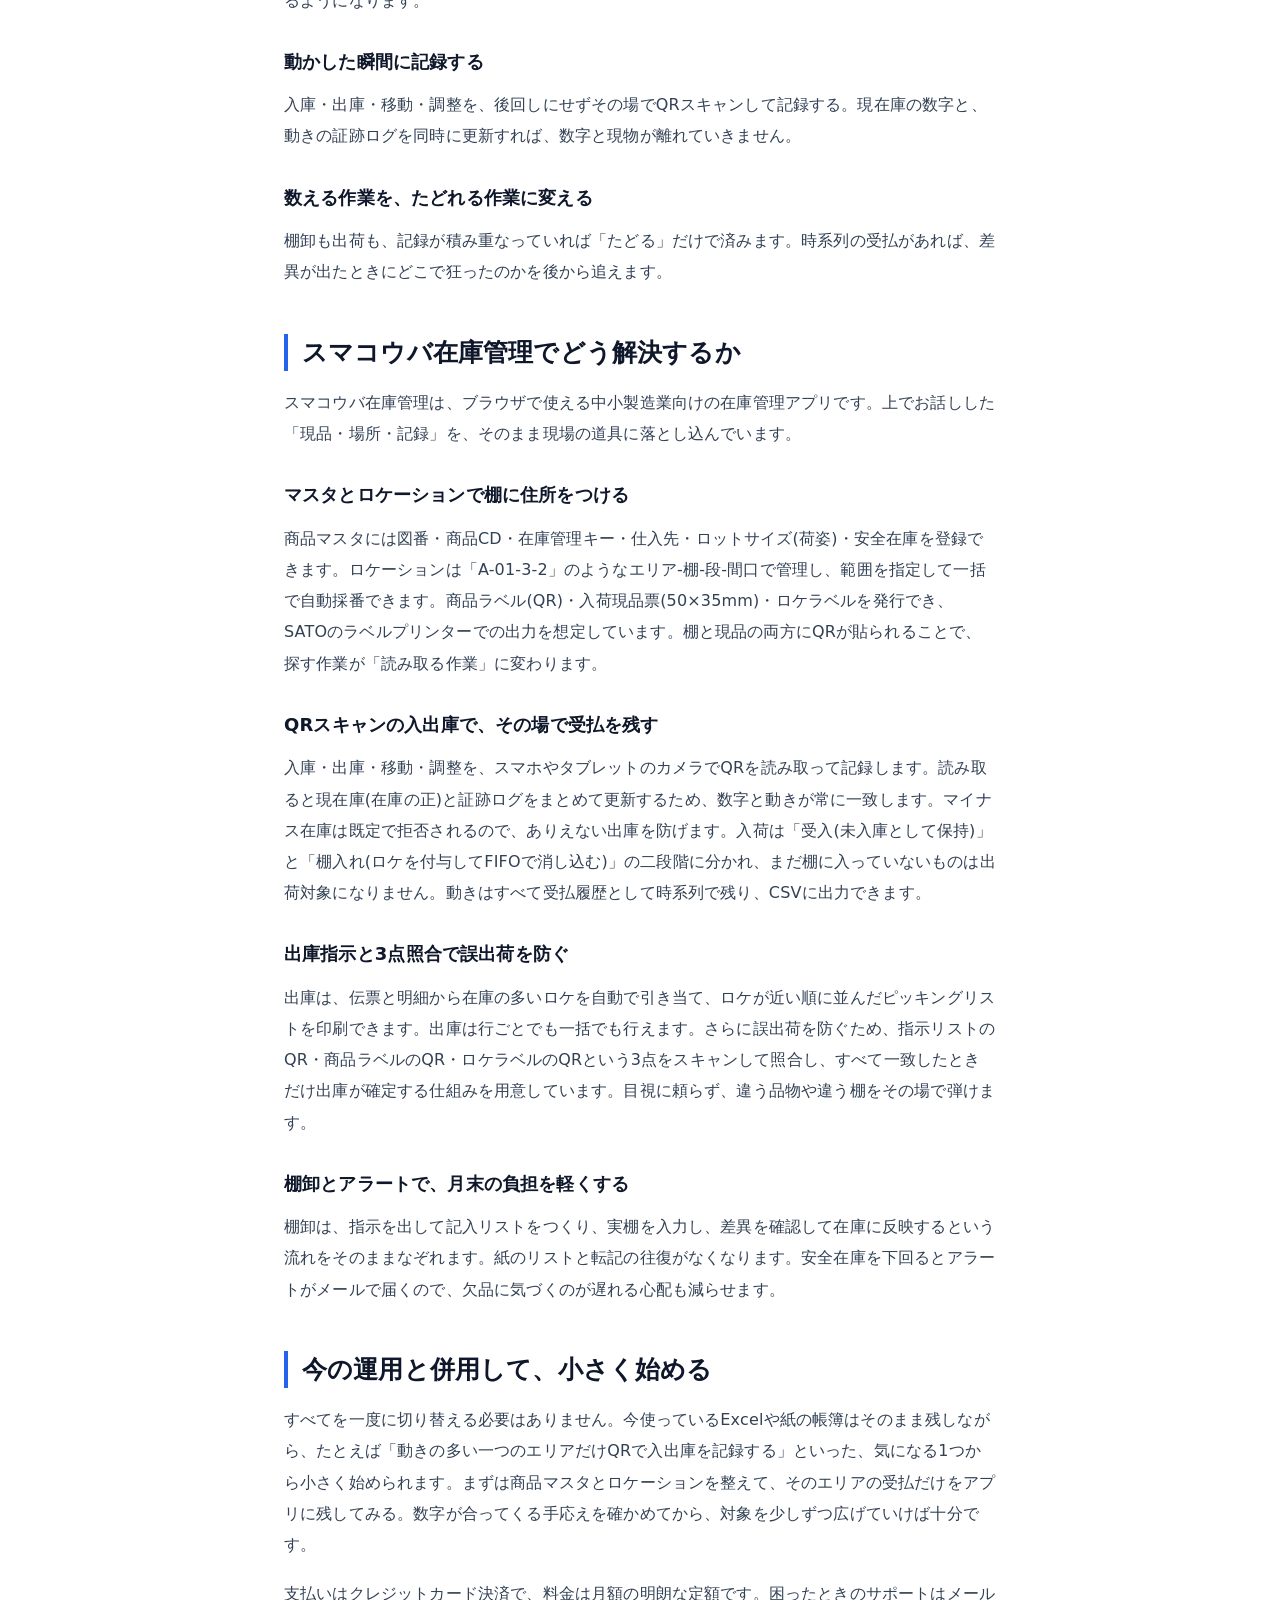
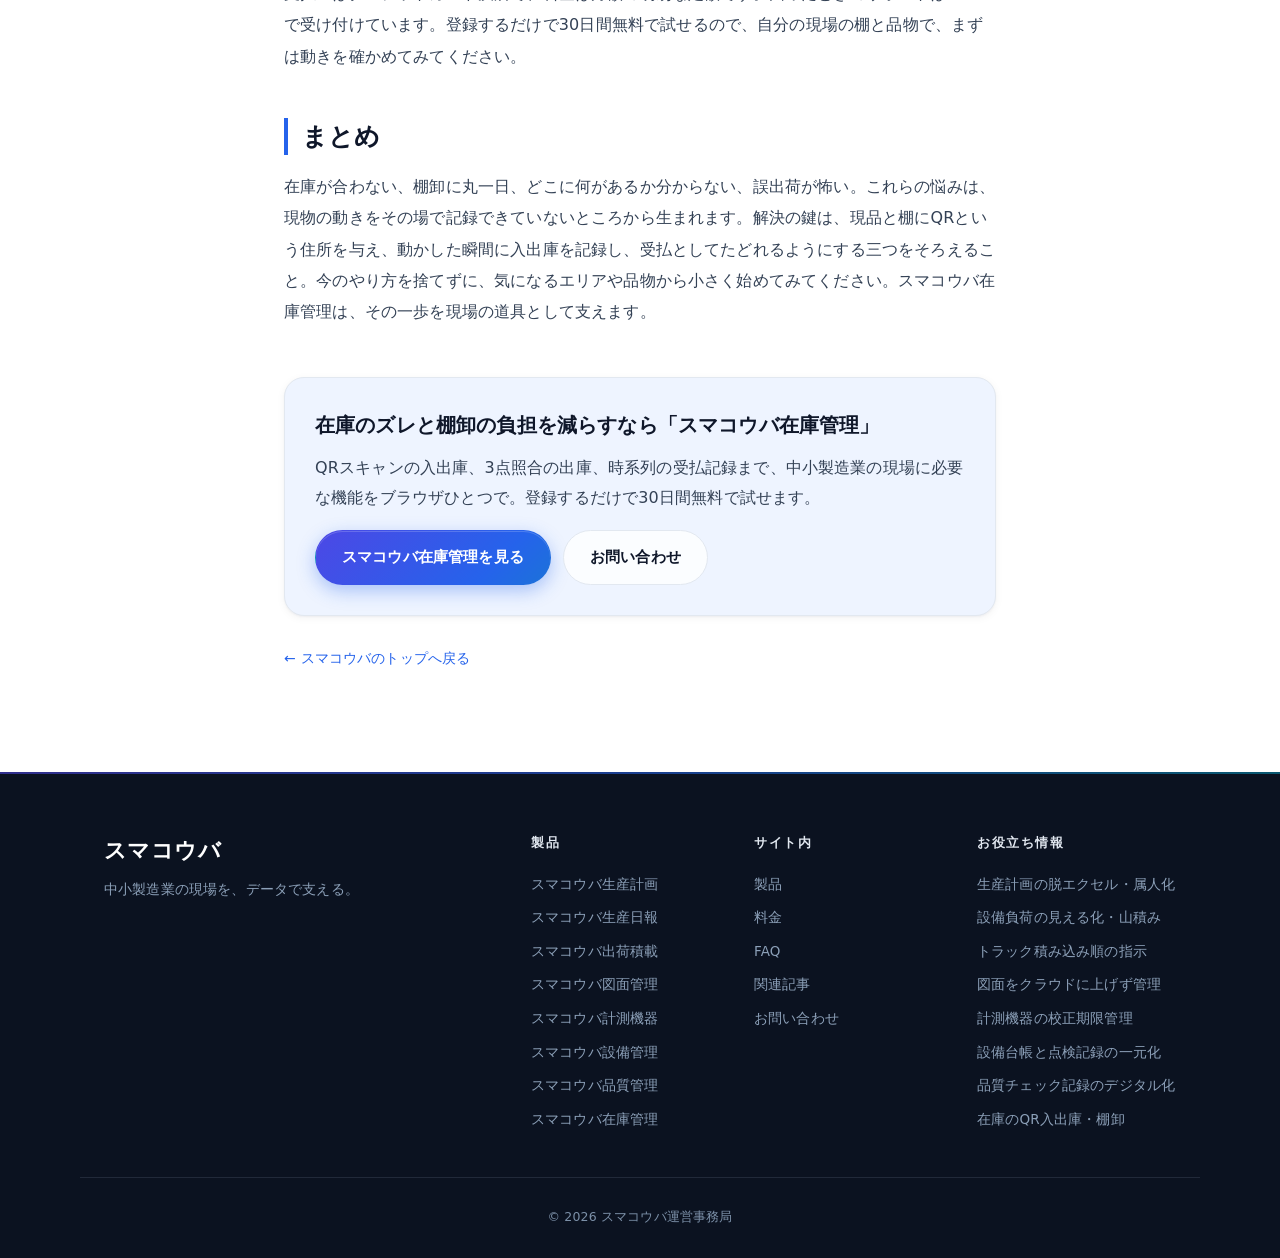
<file: guide/zaiko-kanri.html>
<!DOCTYPE html>
<html lang="ja">
<head>
  <meta charset="UTF-8" />
  <meta name="viewport" content="width=device-width, initial-scale=1.0" />
  <meta name="referrer" content="strict-origin-when-cross-origin" />
  <title>在庫管理アプリで棚卸・入出庫を効率化｜スマコウバ在庫管理</title>
  <meta name="description" content="在庫が合わない、棚卸に丸一日かかる、どこに何があるか分からない。中小製造業の在庫の悩みを、QRスキャンの入出庫と時系列の受払記録で立て直す考え方と、スマコウバ在庫管理の実機能を紹介します。" />
  <meta name="theme-color" content="#2563eb" />
  <link rel="canonical" href="https://www.sumakouba.com/guide/zaiko-kanri.html" />
  <meta property="og:type" content="article" />
  <meta property="og:url" content="https://www.sumakouba.com/guide/zaiko-kanri.html" />
  <meta property="og:title" content="在庫管理アプリで棚卸・入出庫を効率化｜スマコウバ在庫管理" />
  <meta property="og:description" content="在庫が合わない、棚卸に丸一日かかる、どこに何があるか分からない。中小製造業の在庫の悩みを、QRスキャンの入出庫と時系列の受払記録で立て直す考え方と、スマコウバ在庫管理の実機能を紹介します。" />
  <meta property="og:site_name" content="スマコウバ" />
  <meta property="og:locale" content="ja_JP" />
  <meta property="og:image" content="https://www.sumakouba.com/og-image.png" />
  <meta property="og:image:width" content="1200" />
  <meta property="og:image:height" content="630" />
  <meta name="twitter:card" content="summary_large_image" />
  <meta name="twitter:image" content="https://www.sumakouba.com/og-image.png" />
  <link rel="icon" href="/favicon.svg" type="image/svg+xml" />
  <link rel="stylesheet" href="/styles.css" />
  <script type="application/ld+json">
{
  "@context": "https://schema.org",
  "@graph": [
    {
      "@type": "BlogPosting",
      "headline": "在庫が合わない・棚卸に丸一日。中小製造業の在庫をQRと受払記録で立て直す",
      "description": "在庫が合わない、棚卸に丸一日かかる、どこに何があるか分からない。中小製造業の在庫の悩みを、QRスキャンの入出庫と時系列の受払記録で立て直す考え方と、スマコウバ在庫管理の実機能を紹介します。",
      "inLanguage": "ja",
      "datePublished": "2026-07-05",
      "dateModified": "2026-07-05",
      "mainEntityOfPage": "https://www.sumakouba.com/guide/zaiko-kanri.html",
      "image": "https://www.sumakouba.com/og-image.png",
      "author": { "@type": "Organization", "name": "スマコウバ運営事務局" },
      "publisher": {
        "@type": "Organization",
        "name": "スマコウバ",
        "logo": { "@type": "ImageObject", "url": "https://www.sumakouba.com/og-image.png" }
      }
    },
    {
      "@type": "BreadcrumbList",
      "itemListElement": [
        { "@type": "ListItem", "position": 1, "name": "ホーム", "item": "https://www.sumakouba.com/" },
        { "@type": "ListItem", "position": 2, "name": "在庫が合わない・棚卸に丸一日。中小製造業の在庫をQRと受払記録で立て直す", "item": "https://www.sumakouba.com/guide/zaiko-kanri.html" }
      ]
    }
  ]
}
  </script>
</head>
<body>
  <header class="site-header" id="top">
    <div class="container header-inner">
      <a class="brand" href="/" aria-label="スマコウバ ホーム"><span class="brand-logo" aria-hidden="true"><svg viewBox="0 0 100 100" width="36" height="36" role="img"><defs><linearGradient id="hdr-grad" x1="0" y1="0" x2="1" y2="1"><stop offset="0" stop-color="#4f46e5"/><stop offset="0.5" stop-color="#2563eb"/><stop offset="1" stop-color="#0891b2"/></linearGradient></defs><rect width="100" height="100" rx="24" fill="url(#hdr-grad)"/><text x="47" y="72" text-anchor="middle" fill="#fff" font-size="68" font-weight="900" font-family="'Hiragino Sans','Noto Sans JP',sans-serif">ス</text></svg></span><span class="brand-name">スマコウバ</span></a>
      <nav class="nav" id="nav">
        <a href="/#products">製品</a><a href="/#features">特長</a><a href="/#steps">使い方</a><a href="/#pricing">料金</a><a href="/#faq">FAQ</a>
        <a href="/#contact" class="nav-cta">お問い合わせ</a>
      </nav>
      <button class="nav-toggle" id="navToggle" aria-label="メニューを開く" aria-expanded="false" aria-controls="nav"><span></span><span></span><span></span></button>
    </div>
  </header>

  <main>
    <article class="article container">
      <nav class="breadcrumb" aria-label="パンくず"><a href="/">ホーム</a> <span aria-hidden="true">›</span> <a href="/#guide">お役立ち情報</a></nav>
      <header class="article-head">
        <p class="eyebrow">スマコウバ在庫管理</p>
        <h1>在庫が合わない・棚卸に丸一日。中小製造業の在庫をQRと受払記録で立て直す</h1>
      </header>
      <div class="article-body">
<p>「帳簿では10個あるはずなのに、棚には7個しかない」「棚卸に丸一日かかって、それでも数字が合わない」。中小製造業の現場では、こうした在庫のズレが毎月のように起きています。材料も、仕掛品も、完成品も、気づけばあちこちの棚に散らばっていて、どこに何がいくつあるのか、結局その場所を一番よく知っている人に聞かないと分からない。そんな運用は少なくありません。</p>
<p>在庫が合わない原因の多くは、「入れた」「出した」という動きがその場で記録として残らないことにあります。伝票は後回し、Excelは月末にまとめて入力、結果として現物と数字が少しずつずれていく。ここでは、なぜ在庫管理がこれほど大変になるのかを整理したうえで、QRと受払記録を軸にした解決の考え方と、スマコウバ在庫管理でどう実現できるのかをご紹介します。</p>
<h2>なぜ在庫管理はこんなに大変なのか</h2>
<p>在庫の管理が難しくなるのは、機能が足りないからというより、日々の「動き」をその瞬間に記録として残す仕組みがないからです。現場の困りごとを並べてみると、根っこは一つにつながっています。</p>
<ul>
<li><strong>在庫が合わない</strong>：入出庫がその場で記録されず、後からまとめて入力するため、抜けや二重計上が起きる。</li>
<li><strong>棚卸に丸一日</strong>：紙のリストを片手に棚を回り、数え、後でExcelに転記し、差異を追いかける。人手も時間もかかる。</li>
<li><strong>どこに何があるか分からない</strong>：棚に住所がなく、置き場所が人の記憶頼み。担当者が休むと探し回ることになる。</li>
<li><strong>誤出荷</strong>：似た品番、似た荷姿。目視だけの照合では、違う品物を出してしまうことがある。</li>
<li><strong>受払の記録が残らない</strong>：いつ・誰が・何を・いくつ動かしたのかがたどれず、ズレの原因を後から突き止められない。</li>
</ul>
<p>これらは別々の問題に見えて、実は「現物の動きが、その瞬間に正しく記録されていない」という一点に集約されます。逆に言えば、ここさえ押さえれば、他の悩みは連鎖的にほどけていきます。</p>
<h2>解決の考え方：現品・場所・記録をそろえる</h2>
<p>在庫を立て直す鍵は、大がかりなシステムを入れることではありません。次の三つをそろえるだけで、ズレはぐっと減らせます。</p>
<h3>現品にQRを、棚に住所を</h3>
<p>品物一つひとつに在庫管理キーを持たせ、棚には「エリア-棚-段-間口」のような場所コードを振る。現品と場所の両方がコードで指させるようになると、「どこに何があるか」を記録として残せるようになります。</p>
<h3>動かした瞬間に記録する</h3>
<p>入庫・出庫・移動・調整を、後回しにせずその場でQRスキャンして記録する。現在庫の数字と、動きの証跡ログを同時に更新すれば、数字と現物が離れていきません。</p>
<h3>数える作業を、たどれる作業に変える</h3>
<p>棚卸も出荷も、記録が積み重なっていれば「たどる」だけで済みます。時系列の受払があれば、差異が出たときにどこで狂ったのかを後から追えます。</p>
<h2>スマコウバ在庫管理でどう解決するか</h2>
<p>スマコウバ在庫管理は、ブラウザで使える中小製造業向けの在庫管理アプリです。上でお話しした「現品・場所・記録」を、そのまま現場の道具に落とし込んでいます。</p>
<h3>マスタとロケーションで棚に住所をつける</h3>
<p>商品マスタには図番・商品CD・在庫管理キー・仕入先・ロットサイズ(荷姿)・安全在庫を登録できます。ロケーションは「A-01-3-2」のようなエリア-棚-段-間口で管理し、範囲を指定して一括で自動採番できます。商品ラベル(QR)・入荷現品票(50×35mm)・ロケラベルを発行でき、SATOのラベルプリンターでの出力を想定しています。棚と現品の両方にQRが貼られることで、探す作業が「読み取る作業」に変わります。</p>
<h3>QRスキャンの入出庫で、その場で受払を残す</h3>
<p>入庫・出庫・移動・調整を、スマホやタブレットのカメラでQRを読み取って記録します。読み取ると現在庫(在庫の正)と証跡ログをまとめて更新するため、数字と動きが常に一致します。マイナス在庫は既定で拒否されるので、ありえない出庫を防げます。入荷は「受入(未入庫として保持)」と「棚入れ(ロケを付与してFIFOで消し込む)」の二段階に分かれ、まだ棚に入っていないものは出荷対象になりません。動きはすべて受払履歴として時系列で残り、CSVに出力できます。</p>
<h3>出庫指示と3点照合で誤出荷を防ぐ</h3>
<p>出庫は、伝票と明細から在庫の多いロケを自動で引き当て、ロケが近い順に並んだピッキングリストを印刷できます。出庫は行ごとでも一括でも行えます。さらに誤出荷を防ぐため、指示リストのQR・商品ラベルのQR・ロケラベルのQRという3点をスキャンして照合し、すべて一致したときだけ出庫が確定する仕組みを用意しています。目視に頼らず、違う品物や違う棚をその場で弾けます。</p>
<h3>棚卸とアラートで、月末の負担を軽くする</h3>
<p>棚卸は、指示を出して記入リストをつくり、実棚を入力し、差異を確認して在庫に反映するという流れをそのままなぞれます。紙のリストと転記の往復がなくなります。安全在庫を下回るとアラートがメールで届くので、欠品に気づくのが遅れる心配も減らせます。</p>
<h2>今の運用と併用して、小さく始める</h2>
<p>すべてを一度に切り替える必要はありません。今使っているExcelや紙の帳簿はそのまま残しながら、たとえば「動きの多い一つのエリアだけQRで入出庫を記録する」といった、気になる1つから小さく始められます。まずは商品マスタとロケーションを整えて、そのエリアの受払だけをアプリに残してみる。数字が合ってくる手応えを確かめてから、対象を少しずつ広げていけば十分です。</p>
<p>支払いはクレジットカード決済で、料金は月額の明朗な定額です。困ったときのサポートはメールで受け付けています。登録するだけで30日間無料で試せるので、自分の現場の棚と品物で、まずは動きを確かめてみてください。</p>
<h2>まとめ</h2>
<p>在庫が合わない、棚卸に丸一日、どこに何があるか分からない、誤出荷が怖い。これらの悩みは、現物の動きをその場で記録できていないところから生まれます。解決の鍵は、現品と棚にQRという住所を与え、動かした瞬間に入出庫を記録し、受払としてたどれるようにする三つをそろえること。今のやり方を捨てずに、気になるエリアや品物から小さく始めてみてください。スマコウバ在庫管理は、その一歩を現場の道具として支えます。</p>
      </div>
      <aside class="article-cta accent-fuchsia">
        <h2>在庫のズレと棚卸の負担を減らすなら「スマコウバ在庫管理」</h2>
        <p>QRスキャンの入出庫、3点照合の出庫、時系列の受払記録まで、中小製造業の現場に必要な機能をブラウザひとつで。登録するだけで30日間無料で試せます。</p>
        <div class="article-cta-actions">
          <a class="btn btn-primary" href="https://sumakouba-zaiko.vercel.app/login" target="_blank" rel="noopener">スマコウバ在庫管理を見る</a>
          <a class="btn btn-ghost" href="/#contact">お問い合わせ</a>
        </div>
      </aside>
      <p class="article-back"><a href="/">← スマコウバのトップへ戻る</a></p>
    </article>
  </main>

  <footer class="site-footer">
    <div class="container footer-inner">
      <div class="footer-brand"><span class="brand-name">スマコウバ</span><p>中小製造業の現場を、データで支える。</p></div>
      <div class="footer-cols">
        <div class="footer-col"><h4>製品</h4>
          <a href="https://sumakouba-production-plan.vercel.app" target="_blank" rel="noopener">スマコウバ生産計画</a>
          <a href="https://sumakouba-production-load-calc.vercel.app" target="_blank" rel="noopener">スマコウバ生産日報</a>
          <a href="https://sumakouba-truck-loader.vercel.app" target="_blank" rel="noopener">スマコウバ出荷積載</a>
          <a href="https://sumakouba-zumen.vercel.app" target="_blank" rel="noopener">スマコウバ図面管理</a>
          <a href="https://sumakouba-keisoku.vercel.app" target="_blank" rel="noopener">スマコウバ計測機器</a>
          <a href="https://sumakouba-setsubi.vercel.app" target="_blank" rel="noopener">スマコウバ設備管理</a>
          <a href="https://sumakouba-hinshitsu.vercel.app" target="_blank" rel="noopener">スマコウバ品質管理</a>
          <a href="https://sumakouba-zaiko.vercel.app" target="_blank" rel="noopener">スマコウバ在庫管理</a></div>
        <div class="footer-col"><h4>サイト内</h4>
          <a href="/#products">製品</a><a href="/#pricing">料金</a><a href="/#faq">FAQ</a><a href="/#guide">関連記事</a><a href="/#contact">お問い合わせ</a></div>
        <div class="footer-col"><h4>お役立ち情報</h4>
          <a href="/guide/plan-excel.html">生産計画の脱エクセル・属人化</a>
          <a href="/guide/load-yamazumi.html">設備負荷の見える化・山積み</a>
          <a href="/guide/sekisai-shiji.html">トラック積み込み順の指示</a>
          <a href="/guide/zumen-offline.html">図面をクラウドに上げず管理</a>
          <a href="/guide/keisoku-calib.html">計測機器の校正期限管理</a>
          <a href="/guide/setsubi-tenken.html">設備台帳と点検記録の一元化</a>
          <a href="/guide/hinshitsu-qc.html">品質チェック記録のデジタル化</a>
          <a href="/guide/zaiko-kanri.html">在庫のQR入出庫・棚卸</a></div>
      </div>
    </div>
    <div class="container footer-bottom"><small>© <span id="year">2026</span> スマコウバ運営事務局</small></div>
  </footer>

  <script src="/script.js"></script>
</body>
</html>
</file>
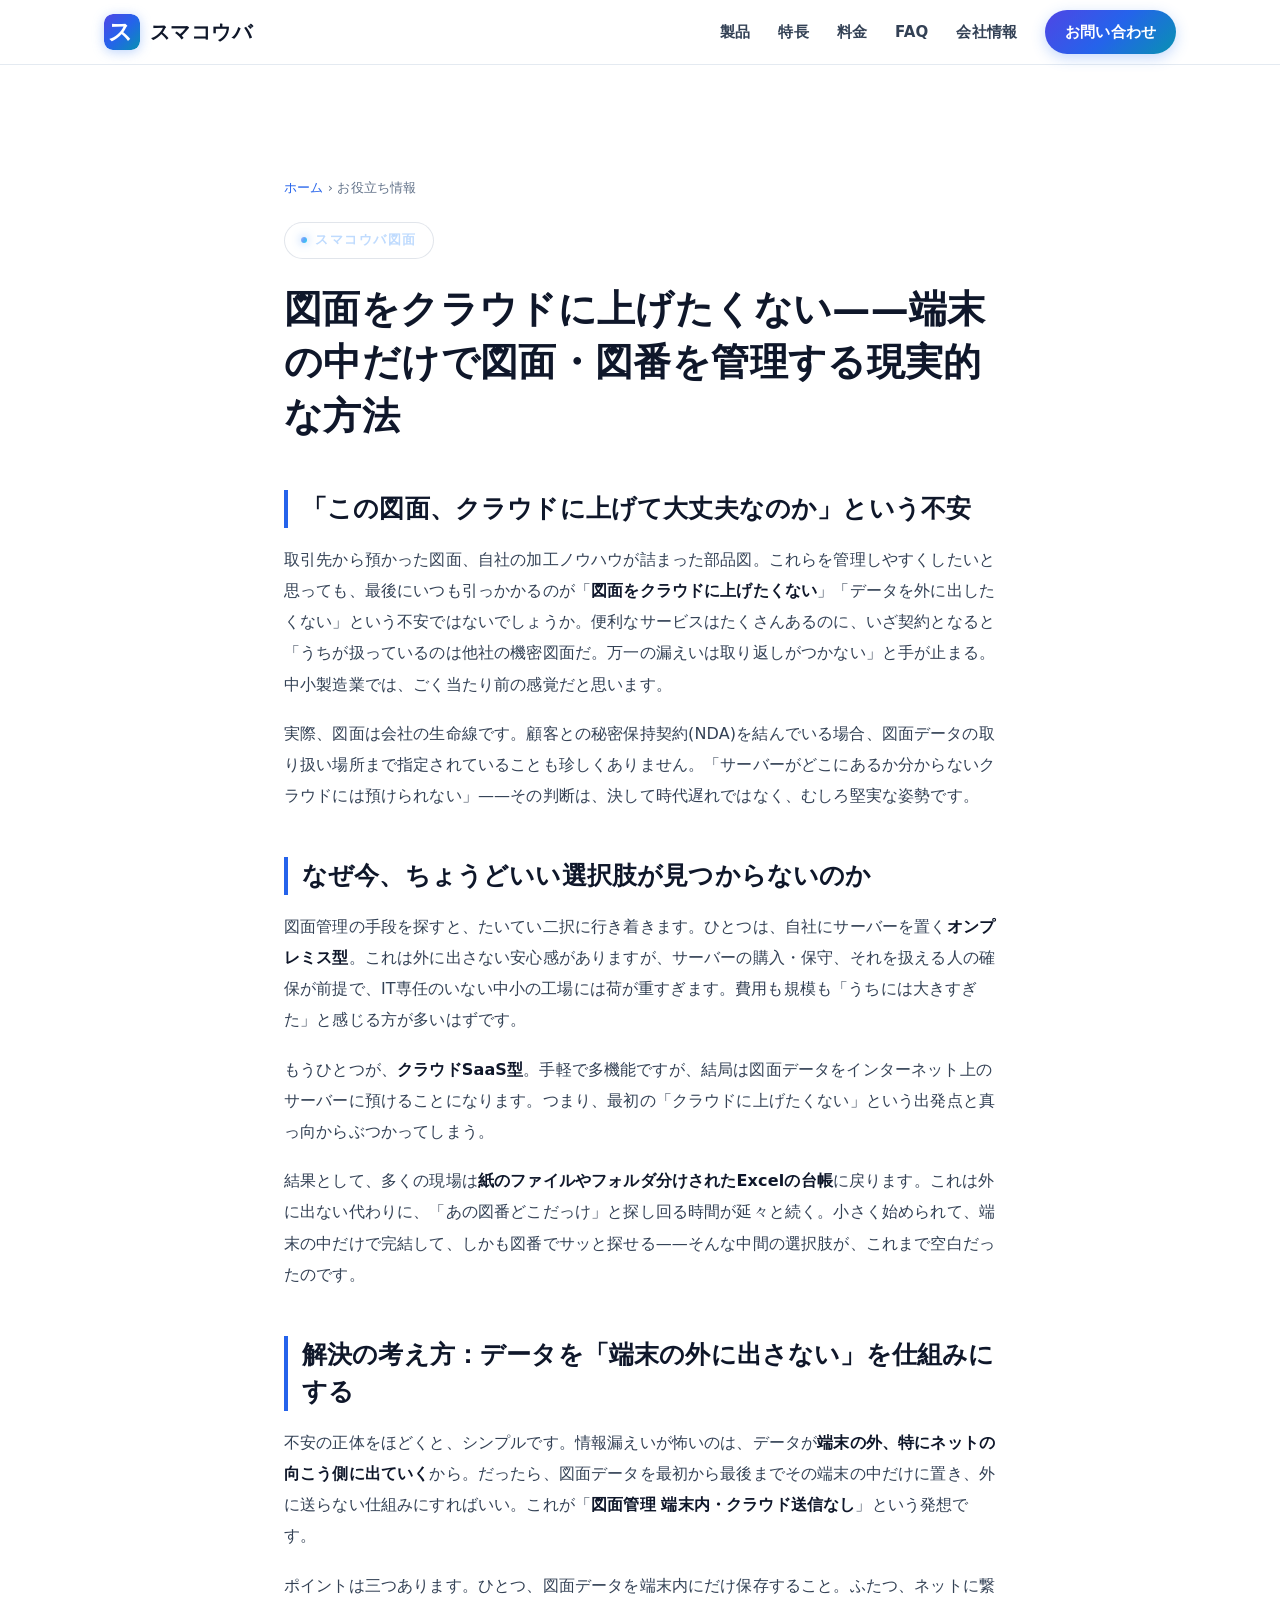
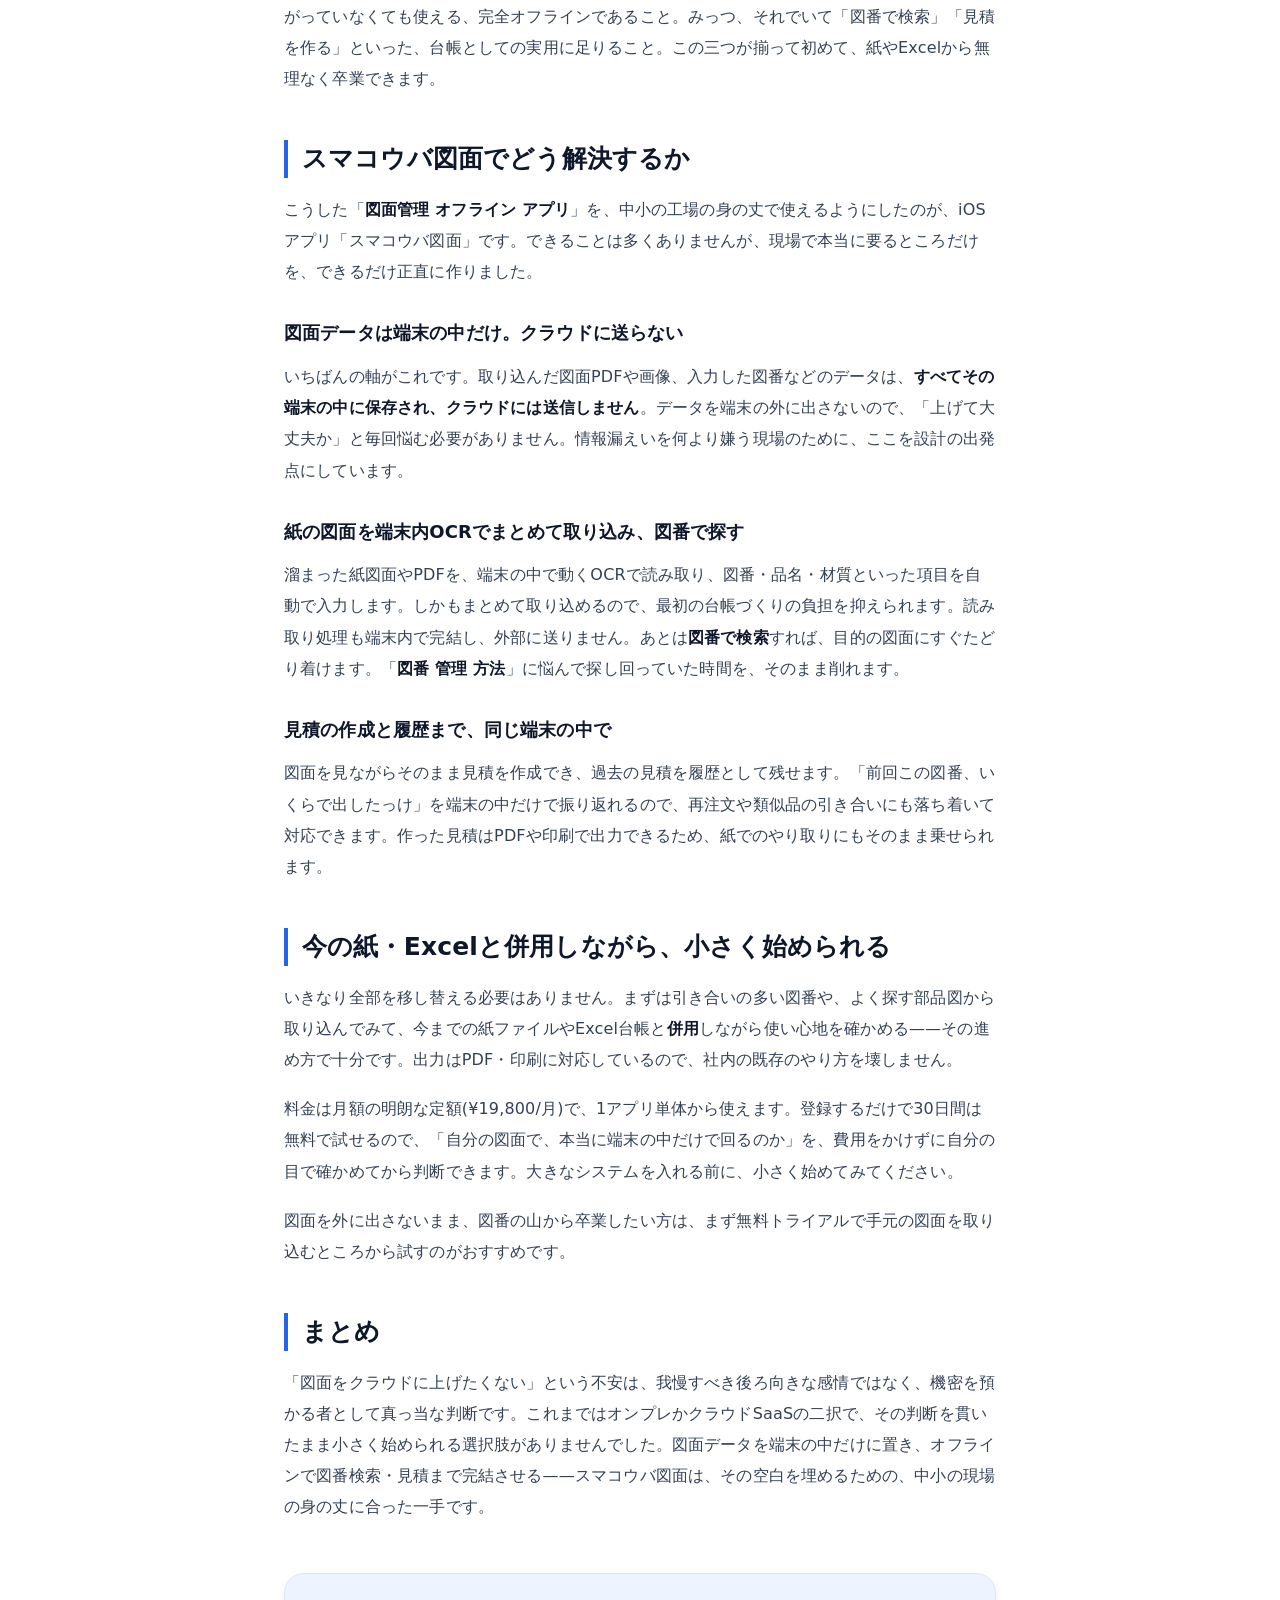
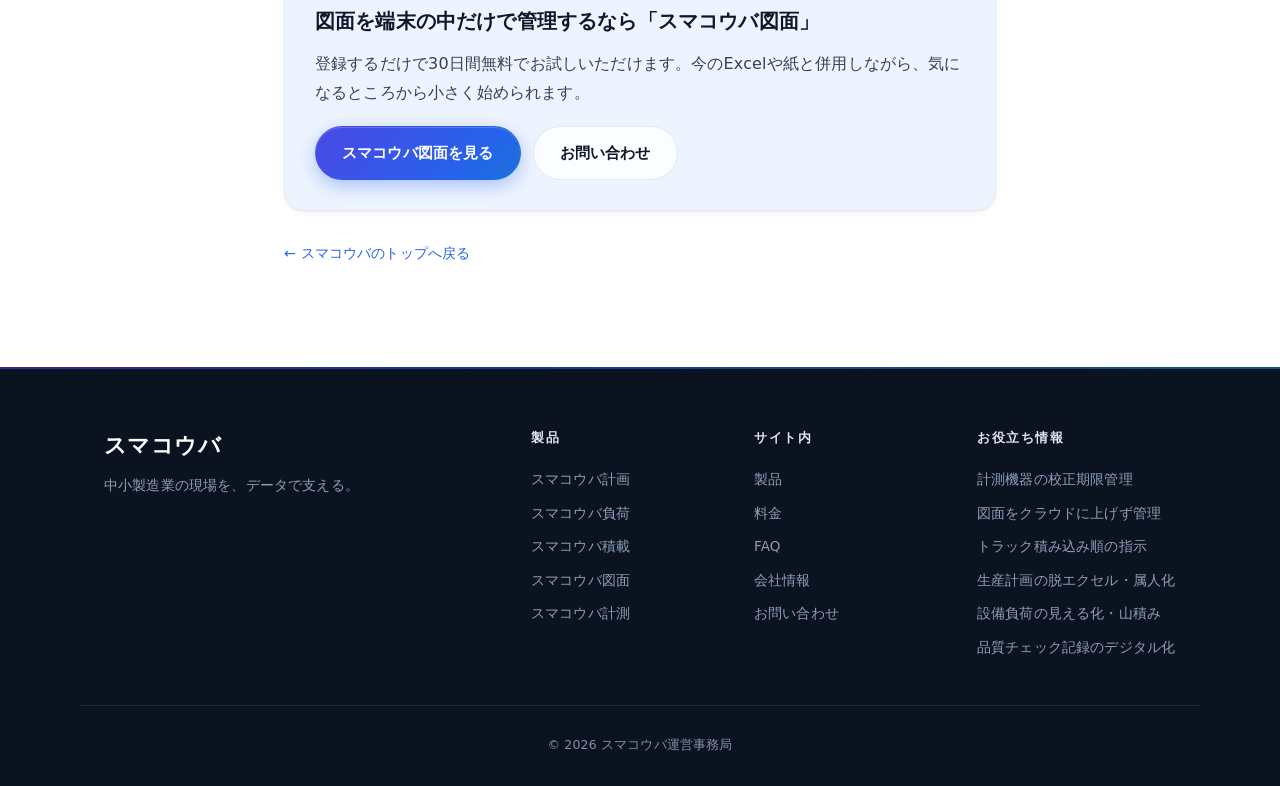
<file: guide/zumen-offline.html>
<!DOCTYPE html>
<html lang="ja">
<head>
  <meta charset="UTF-8" />
  <meta name="viewport" content="width=device-width, initial-scale=1.0" />
  <meta name="referrer" content="strict-origin-when-cross-origin" />
  <title>図面をクラウドに上げたくない中小製造業の図番管理術｜スマコウバ</title>
  <meta name="description" content="図面をクラウドに上げたくない、外に出したくない——機密の不安を抱える中小製造業へ。図面管理をオフラインで、端末の中だけで完結する方法と、クラウド送信なしで図番検索・見積まで行うやり方を、現場目線で正直に解説します。" />
  <meta name="theme-color" content="#2563eb" />
  <link rel="canonical" href="https://www.sumakouba.com/guide/zumen-offline.html" />
  <meta property="og:type" content="article" />
  <meta property="og:url" content="https://www.sumakouba.com/guide/zumen-offline.html" />
  <meta property="og:title" content="図面をクラウドに上げたくない中小製造業の図番管理術｜スマコウバ" />
  <meta property="og:description" content="図面をクラウドに上げたくない、外に出したくない——機密の不安を抱える中小製造業へ。図面管理をオフラインで、端末の中だけで完結する方法と、クラウド送信なしで図番検索・見積まで行うやり方を、現場目線で正直に解説します。" />
  <meta property="og:site_name" content="スマコウバ" />
  <meta property="og:locale" content="ja_JP" />
  <meta property="og:image" content="https://www.sumakouba.com/og-image.png" />
  <meta property="og:image:width" content="1200" />
  <meta property="og:image:height" content="630" />
  <meta name="twitter:card" content="summary_large_image" />
  <meta name="twitter:image" content="https://www.sumakouba.com/og-image.png" />
  <link rel="icon" href="/favicon.svg" type="image/svg+xml" />
  <link rel="stylesheet" href="/styles.css" />
  <script type="application/ld+json">
{
  "@context": "https://schema.org",
  "@graph": [
    {
      "@type": "BlogPosting",
      "headline": "図面をクラウドに上げたくない——端末の中だけで図面・図番を管理する現実的な方法",
      "description": "図面をクラウドに上げたくない、外に出したくない——機密の不安を抱える中小製造業へ。図面管理をオフラインで、端末の中だけで完結する方法と、クラウド送信なしで図番検索・見積まで行うやり方を、現場目線で正直に解説します。",
      "inLanguage": "ja",
      "datePublished": "2026-06-28",
      "dateModified": "2026-06-28",
      "mainEntityOfPage": "https://www.sumakouba.com/guide/zumen-offline.html",
      "image": "https://www.sumakouba.com/og-image.png",
      "author": {
        "@type": "Organization",
        "name": "スマコウバ運営事務局"
      },
      "publisher": {
        "@type": "Organization",
        "name": "スマコウバ",
        "logo": {
          "@type": "ImageObject",
          "url": "https://www.sumakouba.com/og-image.png"
        }
      }
    },
    {
      "@type": "BreadcrumbList",
      "itemListElement": [
        {
          "@type": "ListItem",
          "position": 1,
          "name": "ホーム",
          "item": "https://www.sumakouba.com/"
        },
        {
          "@type": "ListItem",
          "position": 2,
          "name": "図面をクラウドに上げたくない——端末の中だけで図面・図番を管理する現実的な方法",
          "item": "https://www.sumakouba.com/guide/zumen-offline.html"
        }
      ]
    }
  ]
}
  </script>
</head>
<body>
  <header class="site-header" id="top">
    <div class="container header-inner">
      <a class="brand" href="/" aria-label="スマコウバ ホーム"><span class="brand-logo" aria-hidden="true"><svg viewBox="0 0 100 100" width="36" height="36" role="img"><defs><linearGradient id="hdr-grad" x1="0" y1="0" x2="1" y2="1"><stop offset="0" stop-color="#4f46e5"/><stop offset="0.5" stop-color="#2563eb"/><stop offset="1" stop-color="#0891b2"/></linearGradient></defs><rect width="100" height="100" rx="24" fill="url(#hdr-grad)"/><text x="47" y="72" text-anchor="middle" fill="#fff" font-size="68" font-weight="900" font-family="'Hiragino Sans','Noto Sans JP',sans-serif">ス</text></svg></span><span class="brand-name">スマコウバ</span></a>
      <nav class="nav" id="nav">
        <a href="/#products">製品</a><a href="/#features">特長</a><a href="/#pricing">料金</a><a href="/#faq">FAQ</a><a href="/#company">会社情報</a>
        <a href="/#contact" class="nav-cta">お問い合わせ</a>
      </nav>
      <button class="nav-toggle" id="navToggle" aria-label="メニューを開く" aria-expanded="false" aria-controls="nav"><span></span><span></span><span></span></button>
    </div>
  </header>

  <main>
    <article class="article container">
      <nav class="breadcrumb" aria-label="パンくず"><a href="/">ホーム</a> <span aria-hidden="true">›</span> <span>お役立ち情報</span></nav>
      <header class="article-head">
        <p class="eyebrow">スマコウバ図面</p>
        <h1>図面をクラウドに上げたくない——端末の中だけで図面・図番を管理する現実的な方法</h1>
      </header>
      <div class="article-body">
<h2>「この図面、クラウドに上げて大丈夫なのか」という不安</h2>
<p>取引先から預かった図面、自社の加工ノウハウが詰まった部品図。これらを管理しやすくしたいと思っても、最後にいつも引っかかるのが「<strong>図面をクラウドに上げたくない</strong>」「データを外に出したくない」という不安ではないでしょうか。便利なサービスはたくさんあるのに、いざ契約となると「うちが扱っているのは他社の機密図面だ。万一の漏えいは取り返しがつかない」と手が止まる。中小製造業では、ごく当たり前の感覚だと思います。</p>
<p>実際、図面は会社の生命線です。顧客との秘密保持契約(NDA)を結んでいる場合、図面データの取り扱い場所まで指定されていることも珍しくありません。「サーバーがどこにあるか分からないクラウドには預けられない」——その判断は、決して時代遅れではなく、むしろ堅実な姿勢です。</p>

<h2>なぜ今、ちょうどいい選択肢が見つからないのか</h2>
<p>図面管理の手段を探すと、たいてい二択に行き着きます。ひとつは、自社にサーバーを置く<strong>オンプレミス型</strong>。これは外に出さない安心感がありますが、サーバーの購入・保守、それを扱える人の確保が前提で、IT専任のいない中小の工場には荷が重すぎます。費用も規模も「うちには大きすぎた」と感じる方が多いはずです。</p>
<p>もうひとつが、<strong>クラウドSaaS型</strong>。手軽で多機能ですが、結局は図面データをインターネット上のサーバーに預けることになります。つまり、最初の「クラウドに上げたくない」という出発点と真っ向からぶつかってしまう。</p>
<p>結果として、多くの現場は<strong>紙のファイルやフォルダ分けされたExcelの台帳</strong>に戻ります。これは外に出ない代わりに、「あの図番どこだっけ」と探し回る時間が延々と続く。小さく始められて、端末の中だけで完結して、しかも図番でサッと探せる——そんな中間の選択肢が、これまで空白だったのです。</p>

<h2>解決の考え方：データを「端末の外に出さない」を仕組みにする</h2>
<p>不安の正体をほどくと、シンプルです。情報漏えいが怖いのは、データが<strong>端末の外、特にネットの向こう側に出ていく</strong>から。だったら、図面データを最初から最後までその端末の中だけに置き、外に送らない仕組みにすればいい。これが「<strong>図面管理 端末内・クラウド送信なし</strong>」という発想です。</p>
<p>ポイントは三つあります。ひとつ、図面データを端末内にだけ保存すること。ふたつ、ネットに繋がっていなくても使える、完全オフラインであること。みっつ、それでいて「図番で検索」「見積を作る」といった、台帳としての実用に足りること。この三つが揃って初めて、紙やExcelから無理なく卒業できます。</p>

<h2>スマコウバ図面でどう解決するか</h2>
<p>こうした「<strong>図面管理 オフライン アプリ</strong>」を、中小の工場の身の丈で使えるようにしたのが、iOSアプリ「スマコウバ図面」です。できることは多くありませんが、現場で本当に要るところだけを、できるだけ正直に作りました。</p>
<h3>図面データは端末の中だけ。クラウドに送らない</h3>
<p>いちばんの軸がこれです。取り込んだ図面PDFや画像、入力した図番などのデータは、<strong>すべてその端末の中に保存され、クラウドには送信しません</strong>。データを端末の外に出さないので、「上げて大丈夫か」と毎回悩む必要がありません。情報漏えいを何より嫌う現場のために、ここを設計の出発点にしています。</p>
<h3>紙の図面を端末内OCRでまとめて取り込み、図番で探す</h3>
<p>溜まった紙図面やPDFを、端末の中で動くOCRで読み取り、図番・品名・材質といった項目を自動で入力します。しかもまとめて取り込めるので、最初の台帳づくりの負担を抑えられます。読み取り処理も端末内で完結し、外部に送りません。あとは<strong>図番で検索</strong>すれば、目的の図面にすぐたどり着けます。「<strong>図番 管理 方法</strong>」に悩んで探し回っていた時間を、そのまま削れます。</p>
<h3>見積の作成と履歴まで、同じ端末の中で</h3>
<p>図面を見ながらそのまま見積を作成でき、過去の見積を履歴として残せます。「前回この図番、いくらで出したっけ」を端末の中だけで振り返れるので、再注文や類似品の引き合いにも落ち着いて対応できます。作った見積はPDFや印刷で出力できるため、紙でのやり取りにもそのまま乗せられます。</p>

<h2>今の紙・Excelと併用しながら、小さく始められる</h2>
<p>いきなり全部を移し替える必要はありません。まずは引き合いの多い図番や、よく探す部品図から取り込んでみて、今までの紙ファイルやExcel台帳と<strong>併用</strong>しながら使い心地を確かめる——その進め方で十分です。出力はPDF・印刷に対応しているので、社内の既存のやり方を壊しません。</p>
<p>料金は月額の明朗な定額(¥19,800/月)で、1アプリ単体から使えます。登録するだけで30日間は無料で試せるので、「自分の図面で、本当に端末の中だけで回るのか」を、費用をかけずに自分の目で確かめてから判断できます。大きなシステムを入れる前に、小さく始めてみてください。</p>
<p>図面を外に出さないまま、図番の山から卒業したい方は、まず無料トライアルで手元の図面を取り込むところから試すのがおすすめです。</p>

<h2>まとめ</h2>
<p>「図面をクラウドに上げたくない」という不安は、我慢すべき後ろ向きな感情ではなく、機密を預かる者として真っ当な判断です。これまではオンプレかクラウドSaaSの二択で、その判断を貫いたまま小さく始められる選択肢がありませんでした。図面データを端末の中だけに置き、オフラインで図番検索・見積まで完結させる——スマコウバ図面は、その空白を埋めるための、中小の現場の身の丈に合った一手です。</p>
      </div>
      <aside class="article-cta accent-teal">
        <h2>図面を端末の中だけで管理するなら「スマコウバ図面」</h2>
        <p>登録するだけで30日間無料でお試しいただけます。今のExcelや紙と併用しながら、気になるところから小さく始められます。</p>
        <div class="article-cta-actions">
          <a class="btn btn-primary" href="https://sumakouba-zumen.vercel.app" target="_blank" rel="noopener">スマコウバ図面を見る</a>
          <a class="btn btn-ghost" href="/#contact">お問い合わせ</a>
        </div>
      </aside>
      <p class="article-back"><a href="/">← スマコウバのトップへ戻る</a></p>
    </article>
  </main>

  <footer class="site-footer">
    <div class="container footer-inner">
      <div class="footer-brand"><span class="brand-name">スマコウバ</span><p>中小製造業の現場を、データで支える。</p></div>
      <div class="footer-cols">
        <div class="footer-col"><h4>製品</h4>
          <a href="https://sumakouba-production-plan.vercel.app" target="_blank" rel="noopener">スマコウバ計画</a>
          <a href="https://sumakouba-production-load-calc.vercel.app" target="_blank" rel="noopener">スマコウバ負荷</a>
          <a href="https://sumakouba-truck-loader.vercel.app" target="_blank" rel="noopener">スマコウバ積載</a>
          <a href="https://sumakouba-zumen.vercel.app" target="_blank" rel="noopener">スマコウバ図面</a>
          <a href="https://sumakouba-keisoku.vercel.app" target="_blank" rel="noopener">スマコウバ計測</a></div>
        <div class="footer-col"><h4>サイト内</h4>
          <a href="/#products">製品</a><a href="/#pricing">料金</a><a href="/#faq">FAQ</a><a href="/#company">会社情報</a><a href="/#contact">お問い合わせ</a></div>
        <div class="footer-col"><h4>お役立ち情報</h4>
          <a href="/guide/keisoku-calib.html">計測機器の校正期限管理</a>
          <a href="/guide/zumen-offline.html">図面をクラウドに上げず管理</a>
          <a href="/guide/sekisai-shiji.html">トラック積み込み順の指示</a>
          <a href="/guide/plan-excel.html">生産計画の脱エクセル・属人化</a>
          <a href="/guide/load-yamazumi.html">設備負荷の見える化・山積み</a>
          <a href="/guide/hinshitsu-qc.html">品質チェック記録のデジタル化</a>
</div>
      </div>
    </div>
    <div class="container footer-bottom"><small>© <span id="year">2026</span> スマコウバ運営事務局</small></div>
  </footer>

  <script src="/script.js"></script>
</body>
</html>
</file>
<file: styles.css>
/* ===== Design tokens ===== */
:root {
  --indigo: #4f46e5;
  --blue: #2563eb;
  --cyan: #0891b2;
  --grad: linear-gradient(135deg, #4f46e5 0%, #2563eb 50%, #0891b2 100%);
  /* 暗背景の文字用（同色相の明ティント） */
  --grad-bright: linear-gradient(120deg, #a5b4fc 0%, #60a5fa 45%, #22d3ee 100%);

  --ink: #0f172a;
  --ink-deep: #0b1220;
  --ink-soft: #334155;
  --muted: #64748b;
  --line: #e2e8f0;
  --bg: #ffffff;
  --bg-soft: #f8fafc;
  --bg-tint: #eef4ff;

  --radius: 20px;
  --radius-sm: 14px;
  --shadow-sm: 0 1px 2px rgba(15, 23, 42, .04), 0 2px 8px rgba(15, 23, 42, .05);
  --shadow-md: 0 4px 12px rgba(15, 23, 42, .05), 0 14px 32px rgba(15, 23, 42, .09);
  --shadow-lg: 0 8px 18px rgba(15, 23, 42, .06), 0 28px 64px rgba(15, 23, 42, .14);
  --container: 1120px;

  --font: "Hiragino Sans", "Hiragino Kaku Gothic ProN", "Noto Sans JP",
    "Yu Gothic Medium", "Yu Gothic", Meiryo, system-ui, -apple-system, sans-serif;
  --font-mono: "SF Mono", ui-monospace, Menlo, Consolas, monospace;
}

* { box-sizing: border-box; }

html { scroll-behavior: smooth; scroll-padding-top: 76px; }

body {
  margin: 0;
  font-family: var(--font);
  color: var(--ink);
  background: var(--bg);
  line-height: 1.75;
  letter-spacing: .01em;
  font-feature-settings: "palt" 1;
  -webkit-font-smoothing: antialiased;
  text-rendering: optimizeLegibility;
}

a { color: inherit; text-decoration: none; }
img { max-width: 100%; display: block; }

::selection { background: rgba(37, 99, 235, .18); }

:focus-visible {
  outline: 3px solid rgba(37, 99, 235, .45);
  outline-offset: 2px;
  border-radius: 6px;
}

.container {
  width: 100%;
  max-width: var(--container);
  margin: 0 auto;
  padding: 0 24px;
}

.pc-only { display: inline; }
.nb { white-space: nowrap; } /* 語中改行の防止（例: 見出しの「道具を。」） */

/* ===== Buttons ===== */
.btn {
  display: inline-flex;
  align-items: center;
  justify-content: center;
  gap: 6px;
  font-size: 15px;
  font-weight: 700;
  padding: 13px 26px;
  border-radius: 999px;
  border: 1.5px solid transparent;
  cursor: pointer;
  transition: transform .15s ease, box-shadow .15s ease, background .15s ease, color .15s ease, border-color .15s ease;
  white-space: nowrap;
}
.btn:active { transform: translateY(1px); }
.btn-primary {
  background: var(--grad);
  color: #fff;
  box-shadow: 0 6px 18px rgba(37, 99, 235, .35), inset 0 1px 0 rgba(255, 255, 255, .18);
}
.btn-primary:hover { box-shadow: 0 12px 30px rgba(37, 99, 235, .45), inset 0 1px 0 rgba(255, 255, 255, .18); transform: translateY(-1px); }
.btn-ghost {
  background: rgba(255, 255, 255, .8);
  color: var(--ink);
  border-color: var(--line);
}
.btn-ghost:hover { background: #fff; border-color: #cbd5e1; }
.btn-line {
  background: #fff;
  color: var(--ink-soft);
  border-color: var(--line);
}
.btn-line:hover { border-color: #94a3b8; background: var(--bg-soft); }
.btn-sm { padding: 9px 18px; font-size: 13.5px; }
.btn-block { width: 100%; }

/* ===== Header ===== */
.site-header {
  position: sticky;
  top: 0;
  z-index: 50;
  background: rgba(255, 255, 255, .86);
  backdrop-filter: saturate(180%) blur(14px);
  -webkit-backdrop-filter: saturate(180%) blur(14px);
  border-bottom: 1px solid rgba(226, 232, 240, .9);
}
.header-inner {
  display: flex;
  align-items: center;
  justify-content: space-between;
  height: 64px;
}
.brand { display: inline-flex; align-items: center; gap: 10px; }
.brand-logo { display: inline-flex; filter: drop-shadow(0 2px 6px rgba(59, 130, 246, .35)); }
.brand-logo svg { border-radius: 9px; }
.brand-name { font-weight: 900; font-size: 20px; letter-spacing: .02em; }

.nav { display: flex; align-items: center; gap: 28px; }
.nav a { font-size: 15px; font-weight: 600; color: var(--ink-soft); transition: color .15s; position: relative; }
.nav a:not(.nav-cta)::after {
  content: "";
  position: absolute;
  left: 0; right: 0; bottom: -6px;
  height: 2px;
  border-radius: 1px;
  background: var(--grad);
  transform: scaleX(0);
  transform-origin: left;
  transition: transform .2s ease;
}
.nav a:not(.nav-cta):hover::after { transform: scaleX(1); }
.nav a:hover { color: var(--blue); }
.nav .nav-cta {
  background: var(--grad);
  color: #fff;
  padding: 9px 20px;
  border-radius: 999px;
  box-shadow: 0 4px 14px rgba(59, 130, 246, .3);
}
.nav .nav-cta:hover { color: #fff; transform: translateY(-1px); }

.nav-toggle {
  display: none;
  flex-direction: column;
  gap: 5px;
  width: 42px;
  height: 42px;
  border: 1px solid var(--line);
  border-radius: 10px;
  background: #fff;
  cursor: pointer;
  align-items: center;
  justify-content: center;
}
.nav-toggle span {
  display: block;
  width: 20px;
  height: 2px;
  background: var(--ink);
  border-radius: 2px;
  transition: transform .2s, opacity .2s;
}
.nav-toggle[aria-expanded="true"] span:nth-child(1) { transform: translateY(7px) rotate(45deg); }
.nav-toggle[aria-expanded="true"] span:nth-child(2) { opacity: 0; }
.nav-toggle[aria-expanded="true"] span:nth-child(3) { transform: translateY(-7px) rotate(-45deg); }

/* ===== Hero（ダーク・精密感） ===== */
.hero {
  position: relative;
  overflow: hidden;
  background:
    radial-gradient(1000px 560px at 84% -12%, rgba(8, 145, 178, .34), transparent 62%),
    radial-gradient(920px 560px at 2% 112%, rgba(79, 70, 229, .30), transparent 62%),
    radial-gradient(700px 420px at 55% 118%, rgba(37, 99, 235, .18), transparent 65%),
    linear-gradient(180deg, var(--ink-deep) 0%, #0f172a 100%);
  color: #e2e8f0;
}
/* 製図方眼（暗色・中央フェード） */
.hero::after {
  content: "";
  position: absolute;
  inset: 0;
  z-index: 0;
  background-image:
    linear-gradient(rgba(148, 163, 184, .07) 1px, transparent 1px),
    linear-gradient(90deg, rgba(148, 163, 184, .07) 1px, transparent 1px);
  background-size: 46px 46px;
  -webkit-mask: radial-gradient(760px 520px at 50% 22%, #000, transparent 78%);
  mask: radial-gradient(760px 520px at 50% 22%, #000, transparent 78%);
  pointer-events: none;
}
/* 下端のグラデ区切り線 */
.hero::before {
  content: "";
  position: absolute;
  left: 0; right: 0; bottom: 0;
  height: 2px;
  z-index: 1;
  background: var(--grad);
  opacity: .65;
  -webkit-mask: linear-gradient(90deg, transparent, #000 18%, #000 82%, transparent);
  mask: linear-gradient(90deg, transparent, #000 18%, #000 82%, transparent);
}
.hero-inner { position: relative; z-index: 2; padding: 116px 24px 96px; text-align: center; }
.eyebrow {
  display: inline-block;
  font-size: 13px;
  font-weight: 800;
  letter-spacing: .12em;
  color: #bfdbfe;
  background: rgba(255, 255, 255, .06);
  border: 1px solid rgba(148, 163, 184, .28);
  padding: 6px 16px;
  border-radius: 999px;
  margin: 0 0 24px;
  box-shadow: inset 0 1px 0 rgba(255, 255, 255, .06);
}
.eyebrow::before {
  content: "";
  display: inline-block;
  width: 6px; height: 6px;
  border-radius: 50%;
  background: var(--grad-bright);
  margin-right: 8px;
  vertical-align: middle;
  box-shadow: 0 0 10px rgba(96, 165, 250, .8);
}
.hero h1 {
  font-size: clamp(33px, 5.8vw, 58px);
  line-height: 1.24;
  font-weight: 900;
  letter-spacing: .015em;
  text-wrap: balance;
  margin: 0 0 24px;
  color: #fff;
  text-shadow: 0 2px 24px rgba(2, 6, 23, .5);
}
.grad-text {
  background: var(--grad-bright);
  -webkit-background-clip: text;
  background-clip: text;
  color: transparent;
}
.hero .lead {
  font-size: clamp(15px, 2vw, 17.5px);
  color: #c7d2e2;
  line-height: 1.95;
  max-width: 720px;
  margin: 0 auto 34px;
}
.hero .lead strong { color: #fff; font-weight: 800; }
.hero-actions { display: flex; gap: 14px; justify-content: center; flex-wrap: wrap; }
.hero .btn-primary { box-shadow: 0 10px 30px rgba(37, 99, 235, .5), inset 0 1px 0 rgba(255, 255, 255, .22); }
.hero .btn-ghost {
  background: rgba(255, 255, 255, .06);
  color: #e2e8f0;
  border-color: rgba(148, 163, 184, .4);
}
.hero .btn-ghost:hover { background: rgba(255, 255, 255, .12); border-color: rgba(203, 213, 225, .6); color: #fff; }
.hero-badges {
  list-style: none;
  display: flex;
  gap: 10px 24px;
  flex-wrap: wrap;
  justify-content: center;
  padding: 0;
  margin: 38px 0 0;
  font-size: 13.5px;
  color: #a9b8cc;
  font-weight: 600;
}
.hero-badges li { display: inline-flex; align-items: center; gap: 7px; }
.hero-badges li::before {
  content: "";
  width: 16px; height: 16px;
  border-radius: 50%;
  background: var(--grad-bright);
  -webkit-mask: url("data:image/svg+xml,%3Csvg xmlns='http://www.w3.org/2000/svg' viewBox='0 0 24 24' fill='none' stroke='white' stroke-width='3' stroke-linecap='round' stroke-linejoin='round'%3E%3Cpath d='M20 6 9 17l-5-5'/%3E%3C/svg%3E") center/12px no-repeat;
  mask: url("data:image/svg+xml,%3Csvg xmlns='http://www.w3.org/2000/svg' viewBox='0 0 24 24' fill='none' stroke='white' stroke-width='3' stroke-linecap='round' stroke-linejoin='round'%3E%3Cpath d='M20 6 9 17l-5-5'/%3E%3C/svg%3E") center/12px no-repeat;
}

/* ===== Section ===== */
.section { padding: 100px 0; }
.section-soft { background: var(--bg-soft); }
.section-head { text-align: center; max-width: 720px; margin: 0 auto 56px; }
.section-eyebrow {
  font-size: 12px;
  font-weight: 800;
  letter-spacing: .22em;
  color: var(--blue);
  margin: 0 0 12px;
}
.section-head .section-eyebrow::after {
  content: "";
  display: block;
  width: 28px; height: 2px;
  background: var(--grad);
  border-radius: 1px;
  margin: 8px auto 0;
}
.section-head h2 {
  font-size: clamp(25px, 3.7vw, 36px);
  font-weight: 900;
  margin: 0 0 14px;
  letter-spacing: .015em;
  line-height: 1.3;
  text-wrap: balance;
}
.section-sub { color: var(--muted); font-size: 16px; margin: 0; }

/* ===== Products ===== */
.product-grid {
  display: grid;
  grid-template-columns: repeat(2, 1fr);
  gap: 28px;
  max-width: 860px;
  margin: 0 auto;
}
.product-card {
  position: relative;
  background: #fff;
  border: 1px solid var(--line);
  border-radius: var(--radius);
  padding: 32px 28px 26px;
  display: flex;
  flex-direction: column;
  box-shadow: var(--shadow-sm);
  transition: transform .25s cubic-bezier(.22, .61, .36, 1), box-shadow .25s ease, border-color .25s ease;
  overflow: hidden;
}
.product-card::before {
  content: "";
  position: absolute;
  top: 0; left: 0; right: 0;
  height: 4px;
  background: var(--accent, var(--grad));
}
/* カード右上のごく薄いアクセント光 */
.product-card::after {
  content: "";
  position: absolute;
  top: -70px; right: -70px;
  width: 190px; height: 190px;
  border-radius: 50%;
  background: radial-gradient(closest-side, color-mix(in srgb, var(--accent-solid, var(--blue)) 9%, transparent), transparent);
  pointer-events: none;
}
.product-card:hover {
  transform: translateY(-5px);
  box-shadow: var(--shadow-lg), 0 0 0 1px color-mix(in srgb, var(--accent-solid, var(--blue)) 26%, transparent);
  border-color: transparent;
}
.accent-blue { --accent: linear-gradient(90deg, #6e72f2, #4f46e5); --accent-solid: #4f46e5; } /* 積載 indigo */
.accent-indigo { --accent: linear-gradient(90deg, #4b8df8, #2563eb); --accent-solid: #2563eb; } /* 計画 blue */
.accent-cyan { --accent: linear-gradient(90deg, #1fc8e3, #0891b2); --accent-solid: #0e7490; } /* 負荷 teal (text=濃いめでAA確保) */
.accent-teal { --accent: linear-gradient(90deg, #46638f, #3e5c8a); --accent-solid: #3e5c8a; } /* 図面 navy */
.accent-amber { --accent: linear-gradient(90deg, #9b6cf8, #7c3aed); --accent-solid: #7c3aed; } /* 計測 violet */
.accent-orange { --accent: linear-gradient(90deg, #fb923c, #ea580c); --accent-solid: #c2410c; } /* 設備 orange (text=濃いめでAA確保) */
.accent-emerald { --accent: linear-gradient(90deg, #34d399, #059669); --accent-solid: #047857; } /* 品質 emerald (text=濃いめでAA確保) */
.accent-fuchsia { --accent: linear-gradient(90deg, #e879f9, #c026d3); --accent-solid: #a21caf; } /* 在庫 fuchsia (text=濃いめでAA確保) */

.product-icon {
  width: 56px; height: 56px;
  border-radius: 16px;
  display: grid;
  place-items: center;
  color: #fff;
  background: var(--accent);
  margin-bottom: 18px;
  box-shadow: inset 0 1px 0 rgba(255, 255, 255, .3), 0 8px 20px color-mix(in srgb, var(--accent-solid, var(--blue)) 30%, transparent);
}
.product-card h3 { font-size: 21px; font-weight: 900; margin: 0 0 8px; letter-spacing: .01em; }
.product-tag {
  align-self: flex-start;
  font-size: 12.5px;
  font-weight: 700;
  color: var(--accent-solid);
  background: color-mix(in srgb, var(--accent-solid) 7%, #fff);
  border: 1px solid color-mix(in srgb, var(--accent-solid) 22%, transparent);
  border-radius: 999px;
  padding: 3px 12px;
  margin: 0 0 14px;
  line-height: 1.6;
}
.product-desc { font-size: 14.5px; color: var(--ink-soft); margin: 0 0 18px; }

.feature-list { list-style: none; padding: 0; margin: 0 0 22px; display: grid; gap: 9px; }
.feature-list li {
  position: relative;
  padding-left: 26px;
  font-size: 14px;
  color: var(--ink-soft);
  line-height: 1.6;
}
.feature-list li::before {
  content: "";
  position: absolute;
  left: 0; top: 4px;
  width: 17px; height: 17px;
  border-radius: 50%;
  background: var(--accent-solid, var(--blue));
  opacity: .14;
}
.feature-list li::after {
  content: "";
  position: absolute;
  left: 4px; top: 8px;
  width: 9px; height: 9px;
  -webkit-mask: url("data:image/svg+xml,%3Csvg xmlns='http://www.w3.org/2000/svg' viewBox='0 0 24 24' fill='none' stroke='black' stroke-width='3.5' stroke-linecap='round' stroke-linejoin='round'%3E%3Cpath d='M20 6 9 17l-5-5'/%3E%3C/svg%3E") center/contain no-repeat;
  mask: url("data:image/svg+xml,%3Csvg xmlns='http://www.w3.org/2000/svg' viewBox='0 0 24 24' fill='none' stroke='black' stroke-width='3.5' stroke-linecap='round' stroke-linejoin='round'%3E%3Cpath d='M20 6 9 17l-5-5'/%3E%3C/svg%3E") center/contain no-repeat;
  background: var(--accent-solid, var(--blue));
}
.product-actions { display: flex; gap: 10px; margin-top: auto; flex-wrap: wrap; }
.product-actions .btn { flex: 1; min-width: 120px; }

/* ===== Why ===== */
.why-grid {
  display: grid;
  grid-template-columns: repeat(3, 1fr);
  gap: 22px;
}
.why-item {
  background: #fff;
  border: 1px solid var(--line);
  border-radius: var(--radius);
  padding: 30px 26px;
  box-shadow: var(--shadow-sm);
  transition: transform .25s cubic-bezier(.22, .61, .36, 1), box-shadow .25s ease, border-color .25s ease;
}
.why-item:hover { transform: translateY(-4px); box-shadow: var(--shadow-md); border-color: color-mix(in srgb, var(--blue) 32%, var(--line)); }
.why-icon {
  width: 50px; height: 50px;
  border-radius: 14px;
  background: linear-gradient(135deg, #eef2ff, #e6f7fb);
  border: 1px solid #e0e7ff;
  display: grid;
  place-items: center;
  font-size: 24px;
  margin-bottom: 16px;
  box-shadow: inset 0 1px 0 #fff;
}
.why-item h3 { font-size: 17px; font-weight: 800; margin: 0 0 8px; }
.why-item p { font-size: 14px; color: var(--ink-soft); margin: 0; }

/* ===== Challenges (pain) ===== */
.pain-grid {
  display: grid;
  grid-template-columns: repeat(2, 1fr);
  gap: 20px;
  max-width: 900px;
  margin: 0 auto;
}
.pain-card {
  position: relative;
  background: #fff;
  border: 1px solid var(--line);
  border-left: 4px solid #f59e0b;
  border-radius: var(--radius-sm);
  padding: 24px 24px 24px 26px;
  box-shadow: var(--shadow-sm);
}
.pain-mark {
  display: inline-grid;
  place-items: center;
  width: 30px; height: 30px;
  border-radius: 9px;
  background: #fff7ed;
  border: 1px solid #fed7aa;
  color: #ea580c;
  font-weight: 900;
  font-size: 14px;
  margin-bottom: 12px;
}
.pain-card h3 { font-size: 16px; font-weight: 800; margin: 0 0 8px; color: var(--ink); }
.pain-card p { font-size: 14px; color: var(--ink-soft); margin: 0; line-height: 1.8; }
.pain-bridge {
  max-width: 820px;
  margin: 34px auto 0;
  position: relative;
  background: var(--bg-tint);
  border: 1px solid #dbeafe;
  border-radius: 18px;
  padding: 28px 30px;
  text-align: center;
  overflow: hidden;
}
.pain-bridge::before {
  content: "";
  position: absolute;
  top: 0; left: 0; bottom: 0;
  width: 4px;
  background: var(--grad);
}
.pain-bridge p { margin: 0; font-size: 15.5px; color: var(--ink); line-height: 1.9; }
.pain-bridge strong { color: var(--blue); font-weight: 800; }

/* ===== Founder message（ダークパネル） ===== */
.founder-box {
  position: relative;
  max-width: 780px;
  margin: 0 auto;
  background:
    radial-gradient(680px 340px at 88% -8%, rgba(8, 145, 178, .22), transparent 62%),
    radial-gradient(560px 340px at 0% 108%, rgba(79, 70, 229, .22), transparent 62%),
    linear-gradient(165deg, var(--ink-deep), #101a30 55%, var(--ink-deep));
  border: 1px solid rgba(99, 102, 241, .28);
  border-radius: 28px;
  padding: 56px 52px 46px;
  overflow: hidden;
  color: #c7d2e2;
  box-shadow: var(--shadow-lg);
}
/* 方眼（ごく薄く） */
.founder-box::after {
  content: "";
  position: absolute;
  inset: 0;
  background-image:
    linear-gradient(rgba(148, 163, 184, .05) 1px, transparent 1px),
    linear-gradient(90deg, rgba(148, 163, 184, .05) 1px, transparent 1px);
  background-size: 42px 42px;
  -webkit-mask: radial-gradient(560px 380px at 50% 0%, #000, transparent 80%);
  mask: radial-gradient(560px 380px at 50% 0%, #000, transparent 80%);
  pointer-events: none;
}
.founder-quote {
  position: absolute;
  top: 6px; left: 28px;
  font-size: 120px;
  line-height: 1;
  font-family: Georgia, serif;
  color: #818cf8;
  opacity: .2;
  pointer-events: none;
}
.founder-box .section-eyebrow { position: relative; color: #93c5fd; z-index: 1; }
.founder-box h2 {
  position: relative;
  font-size: clamp(21px, 3vw, 28px);
  font-weight: 900;
  margin: 0 0 26px;
  color: #fff;
  z-index: 1;
}
.founder-body { position: relative; z-index: 1; }
.founder-body p {
  font-size: 15px;
  line-height: 2.05;
  color: #c7d2e2;
  margin: 0 0 16px;
}
.founder-body p:last-child { margin-bottom: 0; }
.founder-sign {
  position: relative;
  margin: 28px 0 0;
  text-align: right;
  font-size: 14px;
  font-weight: 800;
  color: #fff;
  z-index: 1;
}
.founder-sign::before {
  content: "";
  display: block;
  width: 34px; height: 2px;
  background: var(--grad-bright);
  opacity: .8;
  border-radius: 1px;
  margin: 0 0 14px auto;
}

/* ===== Pricing (per app) ===== */
.pricing-apps {
  display: grid;
  grid-template-columns: repeat(2, 1fr);
  gap: 28px;
  align-items: start;
  max-width: 860px;
  margin: 0 auto;
}
.price-app {
  position: relative;
  background: #fff;
  border: 1px solid var(--line);
  border-radius: var(--radius);
  padding: 28px 24px 22px;
  display: flex;
  flex-direction: column;
  box-shadow: var(--shadow-sm);
  overflow: hidden;
  transition: transform .25s cubic-bezier(.22, .61, .36, 1), box-shadow .25s ease;
}
.price-app:hover { transform: translateY(-3px); box-shadow: var(--shadow-md); }
.price-app::before {
  content: "";
  position: absolute;
  top: 0; left: 0; right: 0;
  height: 4px;
  background: var(--accent, var(--grad));
}
.price-app h3 {
  display: flex;
  align-items: center;
  gap: 9px;
  font-size: 18px;
  font-weight: 900;
  margin: 0 0 16px;
}
.price-app h3::before {
  content: "";
  width: 11px; height: 11px;
  border-radius: 3.5px;
  background: var(--accent, var(--grad));
  box-shadow: 0 2px 6px color-mix(in srgb, var(--accent-solid, var(--blue)) 40%, transparent);
  flex-shrink: 0;
}

.tier-list { list-style: none; padding: 0; margin: 0 0 20px; display: flex; flex-direction: column; gap: 10px; }
.tier {
  border: 1px solid var(--line);
  border-radius: 13px;
  padding: 13px 15px;
  background: var(--bg-soft);
}
.tier.is-rec {
  border-color: var(--accent-solid, var(--blue));
  background: linear-gradient(180deg, #fff, color-mix(in srgb, var(--accent-solid, var(--blue)) 3%, #fff));
  box-shadow: 0 0 0 1px var(--accent-solid, var(--blue)), 0 10px 24px color-mix(in srgb, var(--accent-solid, #2563eb) 18%, transparent);
}
.tier-top { display: flex; align-items: baseline; justify-content: space-between; gap: 8px; }
.tier-name { font-size: 13.5px; font-weight: 800; color: var(--ink); display: inline-flex; align-items: center; gap: 7px; flex-wrap: wrap; }
.tier-name em {
  font-style: normal;
  font-size: 10px;
  font-weight: 800;
  color: #fff;
  background: var(--accent-solid, var(--blue));
  padding: 2px 8px;
  border-radius: 999px;
  letter-spacing: .02em;
}
.tier-price { font-size: 19px; font-weight: 900; color: var(--ink); white-space: nowrap; letter-spacing: -.02em; font-variant-numeric: tabular-nums; font-feature-settings: "tnum" 1; }
.tier-price small { font-size: 11px; font-weight: 700; color: var(--muted); }
.tier-sub { font-size: 11.5px; color: var(--muted); margin: 5px 0 0; line-height: 1.55; }

.price-app-actions { display: flex; gap: 10px; margin-top: auto; }
.price-app-actions .btn { flex: 1; }

.pricing-note {
  max-width: 860px;
  margin: 32px auto 0;
  background: var(--bg-soft);
  border: 1px solid var(--line);
  border-radius: var(--radius-sm);
  padding: 22px 26px;
  font-size: 13.5px;
  color: var(--ink-soft);
}
.pricing-note p { margin: 0 0 8px; }
.pricing-note p:last-child { margin-bottom: 0; }
.pricing-note-fine { color: var(--muted); font-size: 12.5px; }

/* ===== CTA ===== */
.section-cta { padding: 84px 0; }
.cta-box {
  position: relative;
  background:
    radial-gradient(700px 360px at 90% -20%, rgba(255, 255, 255, .16), transparent 60%),
    var(--grad);
  border-radius: 30px;
  padding: 58px 40px;
  text-align: center;
  color: #fff;
  box-shadow: 0 24px 60px rgba(37, 99, 235, .35);
  overflow: hidden;
}
.cta-box::before {
  content: "";
  position: absolute;
  inset: 0;
  background-image:
    linear-gradient(rgba(255, 255, 255, .07) 1px, transparent 1px),
    linear-gradient(90deg, rgba(255, 255, 255, .07) 1px, transparent 1px);
  background-size: 44px 44px;
  -webkit-mask: linear-gradient(180deg, #000, transparent 85%);
  mask: linear-gradient(180deg, #000, transparent 85%);
  pointer-events: none;
}
.cta-box > * { position: relative; }
.cta-box h2 { font-size: clamp(22px, 3.4vw, 30px); font-weight: 900; margin: 0 0 12px; }
.cta-box > p { font-size: 16px; opacity: .95; margin: 0 auto 32px; max-width: 560px; }
.cta-grid {
  display: grid;
  grid-template-columns: repeat(2, 1fr);
  gap: 16px;
  max-width: 760px;
  margin: 0 auto;
}
.cta-link {
  background: rgba(255, 255, 255, .13);
  border: 1px solid rgba(255, 255, 255, .3);
  border-radius: var(--radius-sm);
  padding: 22px 18px;
  display: flex;
  flex-direction: column;
  gap: 4px;
  transition: background .2s, transform .2s, border-color .2s;
  backdrop-filter: blur(4px);
}
.cta-link:hover { background: rgba(255, 255, 255, .26); border-color: rgba(255, 255, 255, .55); transform: translateY(-4px); }
.cta-link-name { font-weight: 900; font-size: 17px; }
.cta-link-sub { font-size: 12.5px; opacity: .9; }

/* LINE 相談ボタン */
.line-btn {
  display: inline-flex;
  align-items: center;
  justify-content: center;
  gap: 10px;
  background: #06C755;
  color: #fff;
  font-weight: 800;
  font-size: 16px;
  padding: 15px 30px;
  border-radius: 999px;
  box-shadow: 0 8px 22px rgba(4, 60, 26, .45), inset 0 1px 0 rgba(255, 255, 255, .25);
  transition: transform .15s ease, box-shadow .15s ease, background .15s ease;
}
.line-btn:hover { background: #05b34c; transform: translateY(-2px); box-shadow: 0 12px 28px rgba(4, 60, 26, .5); }
.line-btn svg { flex-shrink: 0; }
.cta-or {
  font-size: 13px;
  opacity: .9;
  margin: 22px 0 16px;
  position: relative;
}

/* ===== Company ===== */
.company-table {
  max-width: 760px;
  margin: 0 auto;
  border: 1px solid var(--line);
  border-radius: var(--radius);
  background: #fff;
  overflow: hidden;
  box-shadow: var(--shadow-sm);
}
.company-table > div {
  display: grid;
  grid-template-columns: 180px 1fr;
  border-bottom: 1px solid var(--line);
}
.company-table > div:last-child { border-bottom: none; }
.company-table dt {
  background: var(--bg-soft);
  font-weight: 800;
  font-size: 14px;
  padding: 18px 22px;
  margin: 0;
  color: var(--ink);
}
.company-table dd {
  margin: 0;
  padding: 18px 22px;
  font-size: 14.5px;
  color: var(--ink-soft);
}
.company-table dd a { color: var(--blue); font-weight: 700; }
.company-table dd a:hover { text-decoration: underline; }

/* ===== Footer ===== */
.site-footer {
  position: relative;
  background: var(--ink-deep);
  color: #cbd5e1;
  padding: 60px 0 28px;
}
.site-footer::before {
  content: "";
  position: absolute;
  top: 0; left: 0; right: 0;
  height: 2px;
  background: var(--grad);
  opacity: .55;
}
.footer-inner {
  display: grid;
  grid-template-columns: 1.2fr 2fr;
  gap: 40px;
}
.footer-brand .brand-name { color: #fff; font-size: 22px; }
.footer-brand p { font-size: 13.5px; color: #8ca0b8; margin: 8px 0 0; }
.footer-cols { display: grid; grid-template-columns: repeat(auto-fit, minmax(140px, 1fr)); gap: 24px; }
.footer-col h4 { font-size: 12.5px; color: #e2e8f0; margin: 0 0 14px; letter-spacing: .12em; }
.footer-col a {
  display: block;
  font-size: 13.5px;
  color: #8ca0b8;
  padding: 5px 0;
  transition: color .15s;
}
.footer-col a:hover { color: #fff; }
.footer-bottom {
  margin-top: 40px;
  padding-top: 24px;
  border-top: 1px solid rgba(148, 163, 184, .16);
  text-align: center;
}
.footer-bottom small { color: #7c90a8; font-size: 12.5px; }

/* ===== Responsive ===== */
@media (max-width: 900px) {
  .product-grid { grid-template-columns: 1fr; max-width: 480px; margin: 0 auto; }
  .why-grid { grid-template-columns: repeat(2, 1fr); }
  .footer-inner { grid-template-columns: 1fr; gap: 32px; }
}

@media (max-width: 720px) {
  .pc-only { display: none; }
  .nav {
    position: fixed;
    inset: 64px 0 auto 0;
    flex-direction: column;
    align-items: stretch;
    gap: 0;
    background: #fff;
    border-bottom: 1px solid var(--line);
    padding: 8px 0 16px;
    box-shadow: var(--shadow-md);
    transform: translateY(-130%);
    transition: transform .25s ease;
    z-index: 40;
  }
  .nav.open { transform: translateY(0); }
  .nav a { padding: 14px 24px; font-size: 16px; border-bottom: 1px solid var(--bg-soft); }
  .nav a:not(.nav-cta)::after { display: none; }
  .nav .nav-cta { margin: 12px 24px 0; border-radius: 999px; text-align: center; }
  .nav-toggle { display: flex; }

  .hero-inner { padding: 68px 24px 62px; }
  /* 狭幅でも「現場にちょうどいい」が1行に収まるサイズへ（語中折返しの防止と併用） */
  .hero h1 { font-size: clamp(28px, 8.8vw, 34px); }
  .section { padding: 64px 0; }
  .pricing-apps { grid-template-columns: 1fr; max-width: 460px; margin: 0 auto; }
  .pain-grid { grid-template-columns: 1fr; max-width: 460px; }
  .founder-box { padding: 38px 24px 32px; }
  .founder-quote { font-size: 88px; left: 14px; }
  .founder-sign { text-align: left; }
  .founder-sign::before { margin: 0 0 14px; }
  .cta-grid { grid-template-columns: 1fr; }
  .cta-box { padding: 44px 24px; }
  .company-table > div { grid-template-columns: 1fr; }
  .company-table dt { padding-bottom: 4px; }
  .company-table dd { padding-top: 6px; }
}

@media (max-width: 480px) {
  .why-grid { grid-template-columns: 1fr; }
  .container { padding: 0 18px; }
}

@media (prefers-reduced-motion: reduce) {
  html { scroll-behavior: auto; }
  * { transition: none !important; }
}

/* ===== Premium polish: scroll-reveal & accents ===== */
.js .reveal { opacity: 0; transform: translateY(14px); transition: opacity .6s ease, transform .6s cubic-bezier(.22, .61, .36, 1); }
.js .reveal.is-visible { opacity: 1; transform: none; }
/* grid内の控えめなスタガー */
.reveal:nth-child(2) { transition-delay: .06s; }
.reveal:nth-child(3) { transition-delay: .12s; }
.reveal:nth-child(4) { transition-delay: .18s; }

/* 課題カードのホバーを他カードと統一 */
.pain-card { transition: transform .28s cubic-bezier(.22, .61, .36, 1), box-shadow .28s ease; }
.pain-card:hover { transform: translateY(-3px); box-shadow: var(--shadow-md); }

/* CTAのグラデを微シフトで上質に */
.btn-primary { background-size: 160% 160%; background-position: left center; transition: transform .2s ease, box-shadow .2s ease, background-position .35s ease; }
.btn-primary:hover { background-position: right center; }

/* JS無効・reduced-motion時は確実に表示 */
@media (prefers-reduced-motion: reduce) {
  .js .reveal { opacity: 1 !important; transform: none !important; }
}

/* ===== FAQ ===== */
.faq-list { max-width: 760px; margin: 0 auto; display: flex; flex-direction: column; gap: 12px; }
.faq-item { background: var(--bg); border: 1px solid var(--line); border-radius: var(--radius-sm); box-shadow: var(--shadow-sm); overflow: hidden; transition: border-color .2s ease, box-shadow .2s ease; }
.faq-item:hover { border-color: #c7d7f5; }
.faq-item[open] { box-shadow: var(--shadow-md); border-color: #c7d7f5; }
.faq-item summary { cursor: pointer; list-style: none; padding: 18px 22px; font-weight: 700; color: var(--ink); display: flex; align-items: center; justify-content: space-between; gap: 12px; }
.faq-item summary::-webkit-details-marker { display: none; }
.faq-item summary::after {
  content: "+";
  flex-shrink: 0;
  display: inline-grid;
  place-items: center;
  width: 26px; height: 26px;
  border-radius: 50%;
  background: var(--bg-tint);
  font-size: 18px;
  color: var(--blue);
  font-weight: 500;
  line-height: 1;
  transition: transform .2s ease, background .2s ease;
}
.faq-item[open] summary::after { transform: rotate(45deg); }
.faq-body { padding: 0 22px 20px; }
.faq-body p { margin: 0; color: var(--ink-soft); line-height: 1.9; }

/* ===== Article (guide pages) ===== */
.article { max-width: 760px; padding-top: 112px; padding-bottom: 84px; }
.breadcrumb { font-size: 13px; color: var(--muted); margin-bottom: 22px; }
.breadcrumb a { color: var(--blue); text-decoration: none; }
.breadcrumb a:hover { text-decoration: underline; }
.article-head { margin-bottom: 30px; }
.article-head h1 { font-size: clamp(26px, 4.4vw, 38px); line-height: 1.42; letter-spacing: .01em; color: var(--ink); margin: 0; }
.article-body { color: var(--ink-soft); }
.article-body h2 { font-size: clamp(20px, 3vw, 25px); color: var(--ink); margin: 46px 0 16px; padding-left: 14px; border-left: 4px solid var(--blue); line-height: 1.5; }
.article-body h3 { font-size: 18px; color: var(--ink); margin: 30px 0 12px; }
.article-body p { line-height: 1.95; margin: 0 0 18px; }
.article-body ul { margin: 0 0 20px; padding-left: 1.3em; }
.article-body li { line-height: 1.9; margin-bottom: 8px; }
.article-body strong { color: var(--ink); font-weight: 700; }
.article-cta { margin: 50px 0 24px; padding: 30px; border-radius: var(--radius); background: var(--bg-tint); border: 1px solid var(--line); box-shadow: var(--shadow-sm); }
.article-cta h2 { font-size: 20px; color: var(--ink); margin: 0 0 10px; }
.article-cta p { color: var(--ink-soft); line-height: 1.85; margin: 0 0 18px; }
.article-cta-actions { display: flex; flex-wrap: wrap; gap: 12px; }
.article-back { margin-top: 28px; }
.article-back a { color: var(--blue); text-decoration: none; font-size: 14px; }
.article-back a:hover { text-decoration: underline; }

/* 製品カードの関連記事リンク */
.product-guide-link { margin: -4px 0 14px; font-size: 13px; }
.product-guide-link a { color: var(--blue); text-decoration: none; }
.product-guide-link a:hover { text-decoration: underline; }

/* フッター下部のリンク（特商法など） */
.footer-bottom small a { color: #8ca0b8; text-decoration: underline; text-underline-offset: 2px; }
.footer-bottom small a:hover { color: #fff; }
/* 特商法など法務ページのテーブル微調整 */
.legal-table { margin-top: 8px; }

/* ===================================================================
   Redesign v2 — JUST.DB風の構成要素（ラインナップ / 3本柱 / ユースケース / 3ステップ）
   =================================================================== */

/* --- Lineup band（8アプリを一目で） --- */
.lineup { padding: 46px 0; background: var(--bg-soft); border-bottom: 1px solid var(--line); }
.lineup-head { text-align: center; margin: 0 0 26px; }
.lineup-head p { margin: 0; font-size: 13px; font-weight: 800; letter-spacing: .14em; color: var(--muted); }
.lineup-head strong { color: var(--blue); }
.lineup-grid {
  display: grid;
  grid-template-columns: repeat(8, 1fr);
  gap: 12px;
  max-width: 960px;
  margin: 0 auto;
}
.lineup-chip {
  display: flex;
  flex-direction: column;
  align-items: center;
  gap: 9px;
  padding: 16px 6px;
  background: #fff;
  border: 1px solid var(--line);
  border-radius: 16px;
  box-shadow: var(--shadow-sm);
  transition: transform .2s ease, box-shadow .2s ease, border-color .2s ease;
}
.lineup-chip:hover { transform: translateY(-3px); box-shadow: var(--shadow-md); border-color: color-mix(in srgb, var(--accent-solid, var(--blue)) 40%, var(--line)); }
.lineup-ic {
  width: 40px; height: 40px;
  border-radius: 12px;
  display: grid; place-items: center;
  color: #fff;
  background: var(--accent, var(--grad));
  box-shadow: inset 0 1px 0 rgba(255,255,255,.3), 0 5px 12px color-mix(in srgb, var(--accent-solid, var(--blue)) 28%, transparent);
}
.lineup-ic svg { width: 22px; height: 22px; }
.lineup-chip span { font-size: 13px; font-weight: 800; color: var(--ink); letter-spacing: .01em; }
.lineup-chip small { font-size: 10.5px; color: var(--muted); font-weight: 700; margin-top: -4px; }

/* --- Why: 3本柱 --- */
.pillar-grid { display: grid; grid-template-columns: repeat(3, 1fr); gap: 24px; }
.pillar {
  position: relative;
  background: #fff;
  border: 1px solid var(--line);
  border-radius: var(--radius);
  padding: 34px 30px 30px;
  box-shadow: var(--shadow-sm);
  transition: transform .25s cubic-bezier(.22,.61,.36,1), box-shadow .25s ease, border-color .25s ease;
  overflow: hidden;
}
.pillar::before { content: ""; position: absolute; top: 0; left: 0; right: 0; height: 4px; background: var(--grad); }
.pillar:hover { transform: translateY(-5px); box-shadow: var(--shadow-lg); border-color: color-mix(in srgb, var(--blue) 26%, transparent); }
.pillar-ic {
  width: 54px; height: 54px;
  border-radius: 16px;
  background: linear-gradient(135deg, #eef2ff, #e6f7fb);
  border: 1px solid #e0e7ff;
  display: grid; place-items: center;
  margin: 0 0 18px;
  color: var(--blue);
}
.pillar-ic svg { width: 27px; height: 27px; }
.pillar h3 { font-size: 19px; font-weight: 900; margin: 0 0 10px; letter-spacing: .01em; line-height: 1.45; }
.pillar > p { font-size: 14.5px; color: var(--ink-soft); margin: 0 0 16px; }
.pillar-points { list-style: none; padding: 0; margin: 0; display: grid; gap: 8px; border-top: 1px dashed var(--line); padding-top: 16px; }
.pillar-points li { position: relative; padding-left: 24px; font-size: 13.5px; color: var(--ink-soft); line-height: 1.65; }
.pillar-points li::before {
  content: ""; position: absolute; left: 0; top: 3px;
  width: 16px; height: 16px; border-radius: 50%;
  background: rgba(37,99,235,.12);
}
.pillar-points li::after {
  content: ""; position: absolute; left: 4px; top: 7px; width: 8px; height: 8px;
  background: var(--blue);
  -webkit-mask: url("data:image/svg+xml,%3Csvg xmlns='http://www.w3.org/2000/svg' viewBox='0 0 24 24' fill='none' stroke='black' stroke-width='3.5' stroke-linecap='round' stroke-linejoin='round'%3E%3Cpath d='M20 6 9 17l-5-5'/%3E%3C/svg%3E") center/contain no-repeat;
  mask: url("data:image/svg+xml,%3Csvg xmlns='http://www.w3.org/2000/svg' viewBox='0 0 24 24' fill='none' stroke='black' stroke-width='3.5' stroke-linecap='round' stroke-linejoin='round'%3E%3Cpath d='M20 6 9 17l-5-5'/%3E%3C/svg%3E") center/contain no-repeat;
}

/* --- Usecase: 困りごと → 効くアプリ --- */
.usecase-lead { text-align: center; max-width: 720px; margin: 44px auto 30px; }
.usecase-lead h3 { font-size: clamp(19px, 2.6vw, 23px); font-weight: 900; margin: 0 0 8px; }
.usecase-lead p { font-size: 15px; color: var(--muted); margin: 0; }
.usecase-grid {
  display: grid;
  grid-template-columns: repeat(2, 1fr);
  gap: 14px;
  max-width: 900px;
  margin: 0 auto;
}
.usecase-card {
  display: flex;
  align-items: center;
  gap: 16px;
  background: #fff;
  border: 1px solid var(--line);
  border-radius: var(--radius-sm);
  padding: 18px 20px;
  box-shadow: var(--shadow-sm);
  transition: transform .2s ease, box-shadow .2s ease, border-color .2s ease;
}
.usecase-card:hover { transform: translateY(-2px); box-shadow: var(--shadow-md); border-color: color-mix(in srgb, var(--accent-solid, var(--blue)) 34%, var(--line)); }
.usecase-quote { flex: 1; font-size: 14.5px; color: var(--ink); font-weight: 700; line-height: 1.65; }
.usecase-quote small { display: block; font-size: 12.5px; color: var(--muted); font-weight: 600; margin-top: 3px; }
.usecase-app {
  flex-shrink: 0;
  display: inline-flex; align-items: center; gap: 7px;
  font-size: 12.5px; font-weight: 800;
  color: var(--accent-solid, var(--blue));
  background: color-mix(in srgb, var(--accent-solid, var(--blue)) 8%, #fff);
  border: 1px solid color-mix(in srgb, var(--accent-solid, var(--blue)) 26%, transparent);
  border-radius: 999px;
  padding: 7px 14px;
  white-space: nowrap;
}
.usecase-app::before { content: ""; width: 9px; height: 9px; border-radius: 3px; background: var(--accent, var(--grad)); flex-shrink: 0; }

/* --- Steps: 使い方3ステップ --- */
.steps { display: grid; grid-template-columns: repeat(3, 1fr); gap: 24px; max-width: 940px; margin: 0 auto; position: relative; }
.step {
  position: relative;
  background: #fff;
  border: 1px solid var(--line);
  border-radius: var(--radius);
  padding: 34px 26px 28px;
  box-shadow: var(--shadow-sm);
  text-align: center;
}
.step-num {
  width: 46px; height: 46px;
  margin: 0 auto 16px;
  border-radius: 50%;
  display: grid; place-items: center;
  background: var(--grad);
  color: #fff;
  font-size: 20px; font-weight: 900;
  box-shadow: 0 8px 20px rgba(37,99,235,.35), inset 0 1px 0 rgba(255,255,255,.25);
}
.step h3 { font-size: 17px; font-weight: 900; margin: 0 0 8px; }
.step p { font-size: 14px; color: var(--ink-soft); margin: 0; line-height: 1.75; }
.step:not(:last-child)::after {
  content: "";
  position: absolute;
  top: 56px; right: -16px;
  width: 20px; height: 20px;
  border-top: 2px solid #cbd5e1;
  border-right: 2px solid #cbd5e1;
  transform: rotate(45deg);
  z-index: 1;
}
.steps-note { text-align: center; font-size: 13.5px; color: var(--muted); margin: 26px 0 0; }

/* --- Responsive for v2 --- */
@media (max-width: 900px) {
  .lineup-grid { grid-template-columns: repeat(4, 1fr); max-width: 460px; }
  .pillar-grid { grid-template-columns: 1fr; max-width: 520px; margin: 0 auto; }
  .steps { grid-template-columns: 1fr; max-width: 460px; }
  .step:not(:last-child)::after { top: auto; right: 50%; bottom: -16px; transform: translateX(50%) rotate(135deg); }
}
@media (max-width: 720px) {
  .usecase-grid { grid-template-columns: 1fr; max-width: 480px; }
  .usecase-card { flex-direction: column; align-items: flex-start; gap: 12px; }
}
@media (max-width: 480px) {
  .lineup-grid { grid-template-columns: repeat(2, 1fr); max-width: 300px; }
}

/* --- 関連記事・お役立ち記事（guide cards） --- */
.guide-grid {
  display: grid;
  grid-template-columns: repeat(3, 1fr);
  gap: 22px;
  max-width: 1000px;
  margin: 0 auto;
}
.guide-card {
  position: relative;
  display: flex;
  flex-direction: column;
  background: #fff;
  border: 1px solid var(--line);
  border-radius: var(--radius);
  padding: 26px 24px 22px;
  box-shadow: var(--shadow-sm);
  overflow: hidden;
  transition: transform .25s cubic-bezier(.22,.61,.36,1), box-shadow .25s ease, border-color .25s ease;
}
.guide-card::before { content: ""; position: absolute; top: 0; left: 0; right: 0; height: 4px; background: var(--accent, var(--grad)); }
.guide-card:hover { transform: translateY(-5px); box-shadow: var(--shadow-lg); border-color: color-mix(in srgb, var(--accent-solid, var(--blue)) 26%, transparent); }
.guide-tag {
  align-self: flex-start;
  display: inline-flex; align-items: center; gap: 7px;
  font-size: 12px; font-weight: 800;
  color: var(--accent-solid, var(--blue));
  background: color-mix(in srgb, var(--accent-solid, var(--blue)) 8%, #fff);
  border: 1px solid color-mix(in srgb, var(--accent-solid, var(--blue)) 24%, transparent);
  border-radius: 999px;
  padding: 4px 12px;
  margin: 0 0 14px;
}
.guide-tag::before { content: ""; width: 8px; height: 8px; border-radius: 2.5px; background: var(--accent, var(--grad)); flex-shrink: 0; }
.guide-card h3 { font-size: 16.5px; font-weight: 800; margin: 0 0 10px; line-height: 1.55; letter-spacing: .01em; color: var(--ink); }
.guide-card p { font-size: 13.5px; color: var(--ink-soft); margin: 0 0 18px; line-height: 1.75; flex: 1; }
.guide-read { margin-top: auto; font-size: 13.5px; font-weight: 800; color: var(--accent-solid, var(--blue)); }
.guide-card:hover .guide-read { text-decoration: underline; text-underline-offset: 3px; }

@media (max-width: 900px) { .guide-grid { grid-template-columns: repeat(2, 1fr); max-width: 620px; } }
@media (max-width: 560px) { .guide-grid { grid-template-columns: 1fr; max-width: 420px; } }

/* ===== Document download (lead-gated PDF) ===== */
.doc-hero { max-width: 720px; margin: 0 auto 40px; text-align: center; }
.doc-hero h1 { font-size: clamp(24px, 3.4vw, 32px); font-weight: 900; margin: 0 0 12px; }
.doc-hero p { color: var(--muted); font-size: 15.5px; line-height: 1.85; margin: 0; }
.doc-panel {
  max-width: 560px;
  margin: 0 auto;
  background: #fff;
  border: 1px solid var(--line);
  border-radius: var(--radius);
  box-shadow: var(--shadow-md);
  padding: 36px 34px;
}
.doc-panel h2 { font-size: 18px; font-weight: 900; margin: 0 0 6px; }
.doc-panel .doc-sub { font-size: 13.5px; color: var(--muted); margin: 0 0 24px; line-height: 1.7; }
.doc-field { margin-bottom: 16px; }
.doc-field label { display: block; font-size: 13px; font-weight: 700; color: var(--ink-soft); margin-bottom: 6px; }
.doc-field label .opt { font-weight: 500; color: var(--muted); }
.doc-field input {
  width: 100%;
  padding: 11px 14px;
  font-size: 14.5px;
  font-family: inherit;
  color: var(--ink);
  border: 1.5px solid var(--line);
  border-radius: 10px;
  background: var(--bg-soft);
  transition: border-color .15s ease, background .15s ease;
}
.doc-field input:focus { outline: none; border-color: var(--blue); background: #fff; }
.doc-honeypot { position: absolute; left: -9999px; width: 1px; height: 1px; opacity: 0; }
.doc-submit { width: 100%; margin-top: 6px; }
.doc-msg { margin-top: 16px; font-size: 13.5px; line-height: 1.7; border-radius: 10px; padding: 12px 14px; display: none; }
.doc-msg.is-error { display: block; background: #fef2f2; border: 1px solid #fecaca; color: #b91c1c; }
.doc-msg.is-success { display: block; background: #f0fdf4; border: 1px solid #bbf7d0; color: #15803d; }
.doc-msg.is-success a { color: #15803d; font-weight: 800; text-decoration: underline; }
.doc-note { text-align: center; font-size: 12.5px; color: var(--muted); margin: 20px auto 0; max-width: 560px; line-height: 1.7; }
</file>
